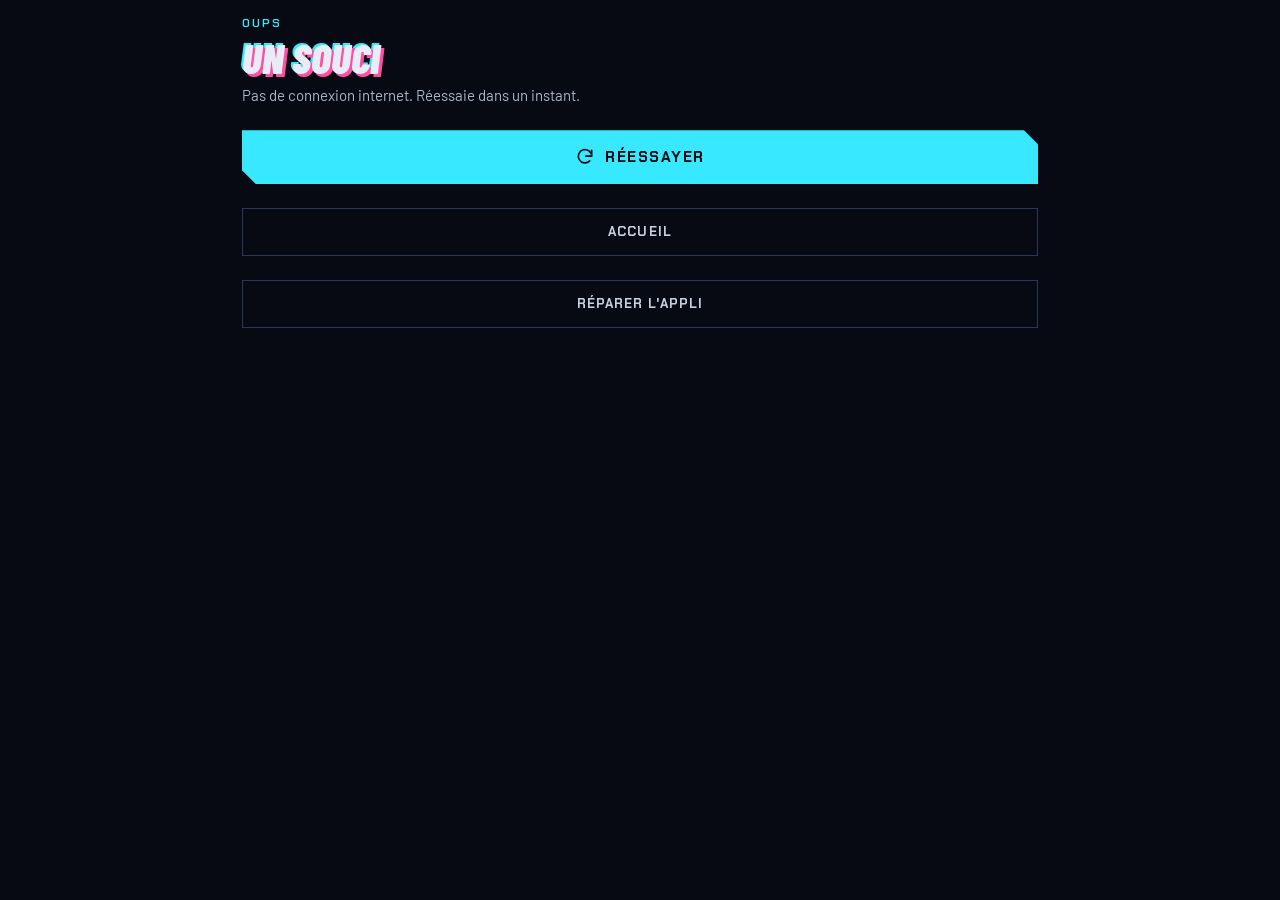
<file: index.html>
<!doctype html>
<html lang="fr">
<head>
<meta charset="utf-8">
<meta name="viewport" content="width=device-width, initial-scale=1, viewport-fit=cover">
<title>Mode champion · M12</title>
<meta name="description" content="La préparation physique des M12 : les exercices, la séance guidée, mes étoiles, mes badges et le classement.">
<meta name="theme-color" content="#070A12">
<meta name="robots" content="noindex">
<meta name="apple-mobile-web-app-capable" content="yes">
<meta name="mobile-web-app-capable" content="yes">
<meta name="apple-mobile-web-app-status-bar-style" content="black-translucent">
<meta name="apple-mobile-web-app-title" content="Champion">
<link rel="manifest" href="manifest.webmanifest">
<link rel="icon" href="icons/favicon.svg?v=93" type="image/svg+xml">
<link rel="apple-touch-icon" href="icons/apple-touch-icon.png?v=93">
<link rel="preconnect" href="https://fonts.googleapis.com">
<link rel="preconnect" href="https://fonts.gstatic.com" crossorigin>
<!-- polices chargées sans bloquer l'affichage : si Google Fonts traîne, l'appli s'ouvre quand même -->
<link rel="stylesheet" href="https://fonts.googleapis.com/css2?family=Chakra+Petch:wght@500;600;700&family=Barlow+Condensed:ital,wght@0,600;0,800;1,800;1,900&family=Barlow:wght@400;500;600&display=swap" media="print" onload="this.media='all'">
<noscript><link rel="stylesheet" href="https://fonts.googleapis.com/css2?family=Chakra+Petch:wght@500;600;700&family=Barlow+Condensed:ital,wght@0,600;0,800;1,800;1,900&family=Barlow:wght@400;500;600&display=swap"></noscript>
<script>
/* « Réparer l'appli » : ?reset=1 vide la copie de l'appli et les données gardées (on reste connecté si la session est saine),
   ?reset=2 repart de zéro sur cet appareil (il faudra retaper les codes) */
(function () {
  var m = /[?&]reset=(\d)/.exec(location.search);
  if (!m) return;
  window.__mcResetting = true;
  var tasks = [];
  try { if (navigator.serviceWorker) tasks.push(navigator.serviceWorker.getRegistrations().then(function (rs) { return Promise.all(rs.map(function (r) { return r.unregister(); })); })); } catch (e) { }
  try { if (window.caches) tasks.push(caches.keys().then(function (ks) { return Promise.all(ks.map(function (k) { return caches.delete(k); })); })); } catch (e) { }
  function get(k) { try { return JSON.parse(localStorage.getItem(k) || 'null'); } catch (e) { return null; } }
  var kid = get('mc-kid'), adult = get('mc-adult');
  var kidOk = !!(kid && typeof kid.token === 'string' && kid.joueur && kid.joueur.id);
  var adultOk = !!(adult && typeof adult.token === 'string' && (adult.role === 'e' || adult.role === 'f'));
  var keep = m[1] === '2' ? [] : ['mc-recents', 'mc-prefs', 'mc-mute', 'mc-shared', 'mc-guide-vu', 'mc-last'].concat(kidOk ? ['mc-kid', 'mc-kid-seen'] : []).concat(adultOk ? ['mc-adult', 'mc-adult-open'] : []);
  // (v33) les réglages des notifications et ce qui a déjà été lu restent aussi (sauf « Repartir de zéro »)
  function garde(k) { return keep.indexOf(k) >= 0 || (m[1] !== '2' && k.indexOf('mc-notif') === 0); }
  try { Object.keys(localStorage).forEach(function (k) { if (k.indexOf('mc-') === 0 && !garde(k)) localStorage.removeItem(k); }); } catch (e) { }
  // adresse neuve : on est sûr de recevoir la dernière version du site, pas une copie
  function again() { location.replace(location.pathname + '?r=' + Date.now()); }
  Promise.all(tasks).catch(function () { }).then(again);
  setTimeout(again, 3000);
})();
</script>
<style>
/* écran d'ouverture, affiché avant tout le reste (pas d'écran noir) */
html,body{background:#070A12;color:#EAF0FF;margin:0}
.boot{min-height:88vh;display:flex;flex-direction:column;align-items:center;justify-content:center;gap:18px;padding:24px 16px;text-align:center;font-family:system-ui,-apple-system,sans-serif}
.boot b{font:800 italic 44px/.9 'Barlow Condensed',system-ui,sans-serif;letter-spacing:.01em;text-transform:uppercase}
.boot b span{color:#38E8FF}
.boot .dots{display:flex;gap:10px}
.boot .dots i{width:10px;height:10px;background:#38E8FF;transform:rotate(45deg);animation:bootb 1s infinite}
.boot .dots i:nth-child(2){animation-delay:.15s}.boot .dots i:nth-child(3){animation-delay:.3s}
@keyframes bootb{50%{opacity:.2}}
.boot p{margin:0;max-width:340px;color:#AEB9D6;font-size:15px;line-height:1.45}
.boot .bb{display:flex;flex-direction:column;gap:10px;width:100%;max-width:320px}
.boot button{min-height:52px;border:0;border-radius:0;font:700 16px/1 system-ui,-apple-system,sans-serif;letter-spacing:.04em;text-transform:uppercase;background:#38E8FF;color:#070A12;cursor:pointer}
.boot button.g{background:transparent;color:#EAF0FF;border:1px solid #34405F}
.boot button small{display:block;margin-top:5px;font:500 12px/1.2 system-ui,-apple-system,sans-serif;letter-spacing:0;text-transform:none;color:#AEB9D6}
.boot code{font-size:12px;color:#7D89A8;word-break:break-all}
</style>
<link rel="stylesheet" href="css/style.css?v=93">
</head>
<body>
<div class="offline" id="offline" hidden>Pas de connexion internet</div>
<div id="app" aria-live="polite"><div class="boot" id="boot" role="status"><b>Mode<br><span>champion</span></b><div class="dots" aria-hidden="true"><i></i><i></i><i></i></div><p id="bootmsg">Chargement…</p><div class="bb" id="bootbtns" hidden><button type="button" onclick="location.reload()">Réessayer</button><button type="button" class="g" onclick="location.replace(location.pathname+'?reset=1')">Réparer l'appli</button><button type="button" class="g" onclick="location.replace(location.pathname+'?reset=2')">Repartir de zéro<small>il faudra retaper les codes</small></button></div></div></div>
<script>
/* si l'appli ne démarre pas (réseau qui bloque, fichier qui manque, erreur), on le dit au lieu d'un écran vide */
(function () {
  var BOOT = document.getElementById('app').innerHTML, fileFail = false;
  function show(txt, detail) {
    if (window.__mcStarted) return;
    var m = document.getElementById('bootmsg'), b = document.getElementById('bootbtns'), app = document.getElementById('app');
    if ((!m || !b) && app) { app.innerHTML = BOOT; m = document.getElementById('bootmsg'); b = document.getElementById('bootbtns'); }
    if (!m || !b) return;
    m.innerHTML = txt + (detail ? '<br><code>' + String(detail).replace(/[<>&]/g, '') + '</code>' : '');
    b.hidden = false;
  }
  window.__mcBootFail = show;
  window.addEventListener('error', function (e) {
    if (window.__mcStarted || window.__mcResetting) return;
    var t = e.target;
    if (t && t !== window && t.tagName) {
      var u = t.src || t.href || '';
      if ((t.tagName !== 'SCRIPT' && t.tagName !== 'LINK') || u.indexOf(location.origin) !== 0) return;   // les polices Google, une image… ne bloquent pas l'appli
      fileFail = true;
      show('Un fichier de l\'appli n\'a pas pu être chargé. Vérifie la connexion internet, puis réessaie.', u.split('/').pop());
    } else if (!fileFail) show('L\'appli n\'a pas pu démarrer.', (e.message || '') + ' ' + ((e.filename || '').split('/').pop() || '') + (e.lineno ? ':' + e.lineno : ''));
  }, true);
  setTimeout(function () { if (!fileFail) show('C\'est long… La connexion internet est peut-être lente ou bloquée (certains Wi-Fi d\'entreprise ou d\'école bloquent l\'appli). Essaie en 4G, ou réessaie.'); }, 9000);
})();
</script>
<nav class="nav" id="nav" aria-label="Navigation principale" hidden></nav>
<div class="toast" id="toast" role="status" aria-live="polite"></div>
<noscript><p style="padding:20px;color:#fff">Ce site a besoin de JavaScript.</p></noscript>
<script src="js/config.js?v=93"></script>
<script src="js/content.js?v=93"></script>
<script src="js/postes-data.js?v=93"></script>
<script src="js/fiches.js?v=93"></script>
<script src="js/core.js?v=93"></script>
<script src="js/logic.js?v=93"></script>
<script src="js/missions.js?v=93"></script>
<script src="js/competences.js?v=93"></script>
<script src="js/notifs.js?v=93"></script>
<script src="js/skills-icones.js?v=93"></script>
<script src="js/compos.js?v=93"></script>
<script src="js/demo.js?v=93"></script>
<script src="js/api.js?v=93"></script>
<script src="js/ui.js?v=93"></script>
<script src="js/anims.js?v=93"></script>
<script src="js/app.js?v=93"></script>
<script src="js/routine.js?v=93"></script>
<script src="js/suivi.js?v=93"></script>
<script src="js/v-login.js?v=93"></script>
<script src="js/v-kid.js?v=93"></script>
<script src="js/v-seance.js?v=93"></script>
<script src="js/v-profil.js?v=93"></script>
<script src="js/v-equipe.js?v=93"></script>
<script src="js/v-bilan.js?v=93"></script>
<script src="js/v-guide.js?v=93"></script>
<script src="js/v-adult.js?v=93"></script>
<script src="js/v-mission.js?v=93"></script>
<script src="js/v-missions.js?v=93"></script>
<script src="js/v-booster.js?v=93"></script>
<script src="js/v-compos.js?v=93"></script>
<script src="js/v-educ.js?v=93"></script>
<script src="js/mpostes.js?v=93"></script>
<script src="js/v-mpostes.js?v=93"></script>
<script src="js/bravos.js?v=93"></script>
<script src="js/v-notifs.js?v=93"></script>
<script src="js/alertes.js?v=93"></script>
<script src="js/accueil.js?v=93"></script>
<script src="js/nouveautes.js?v=93"></script>
<script>if (!window.__mcResetting) MC.app.start();</script>
</body>
</html>
</file>
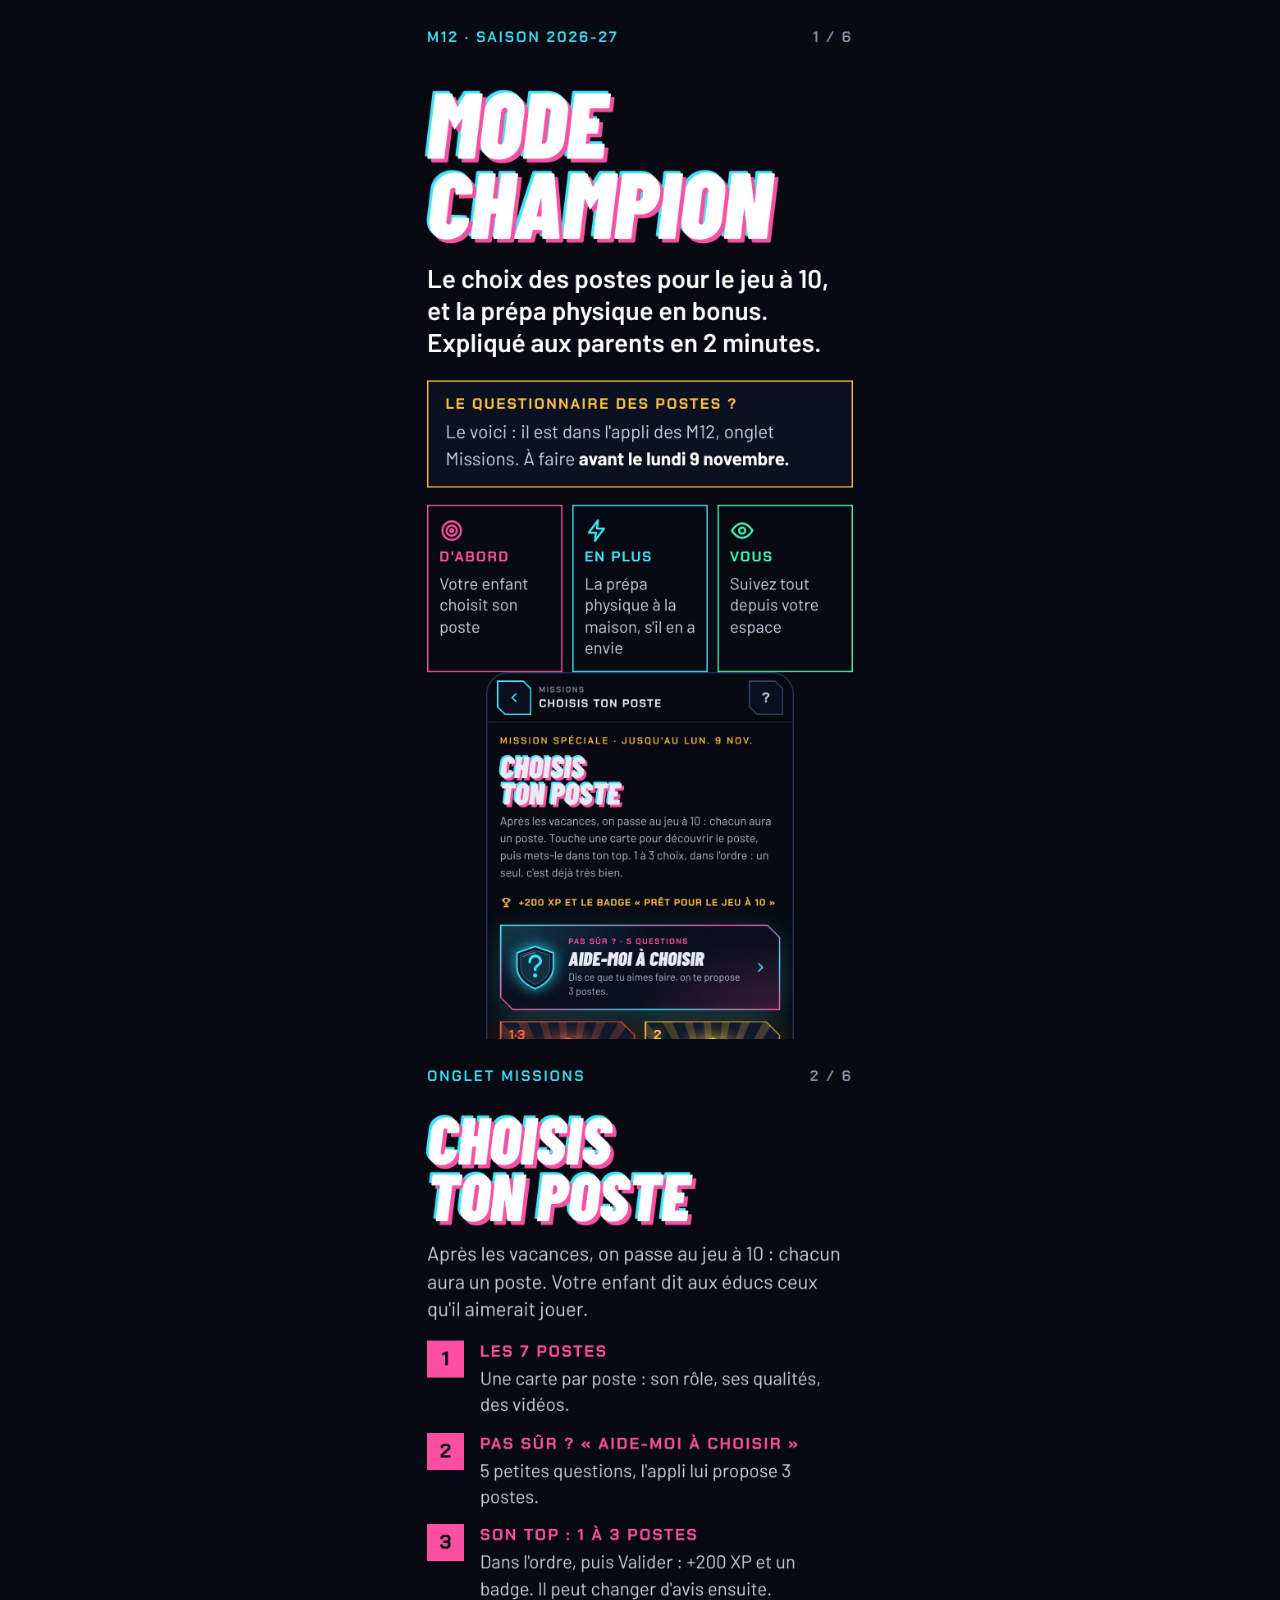
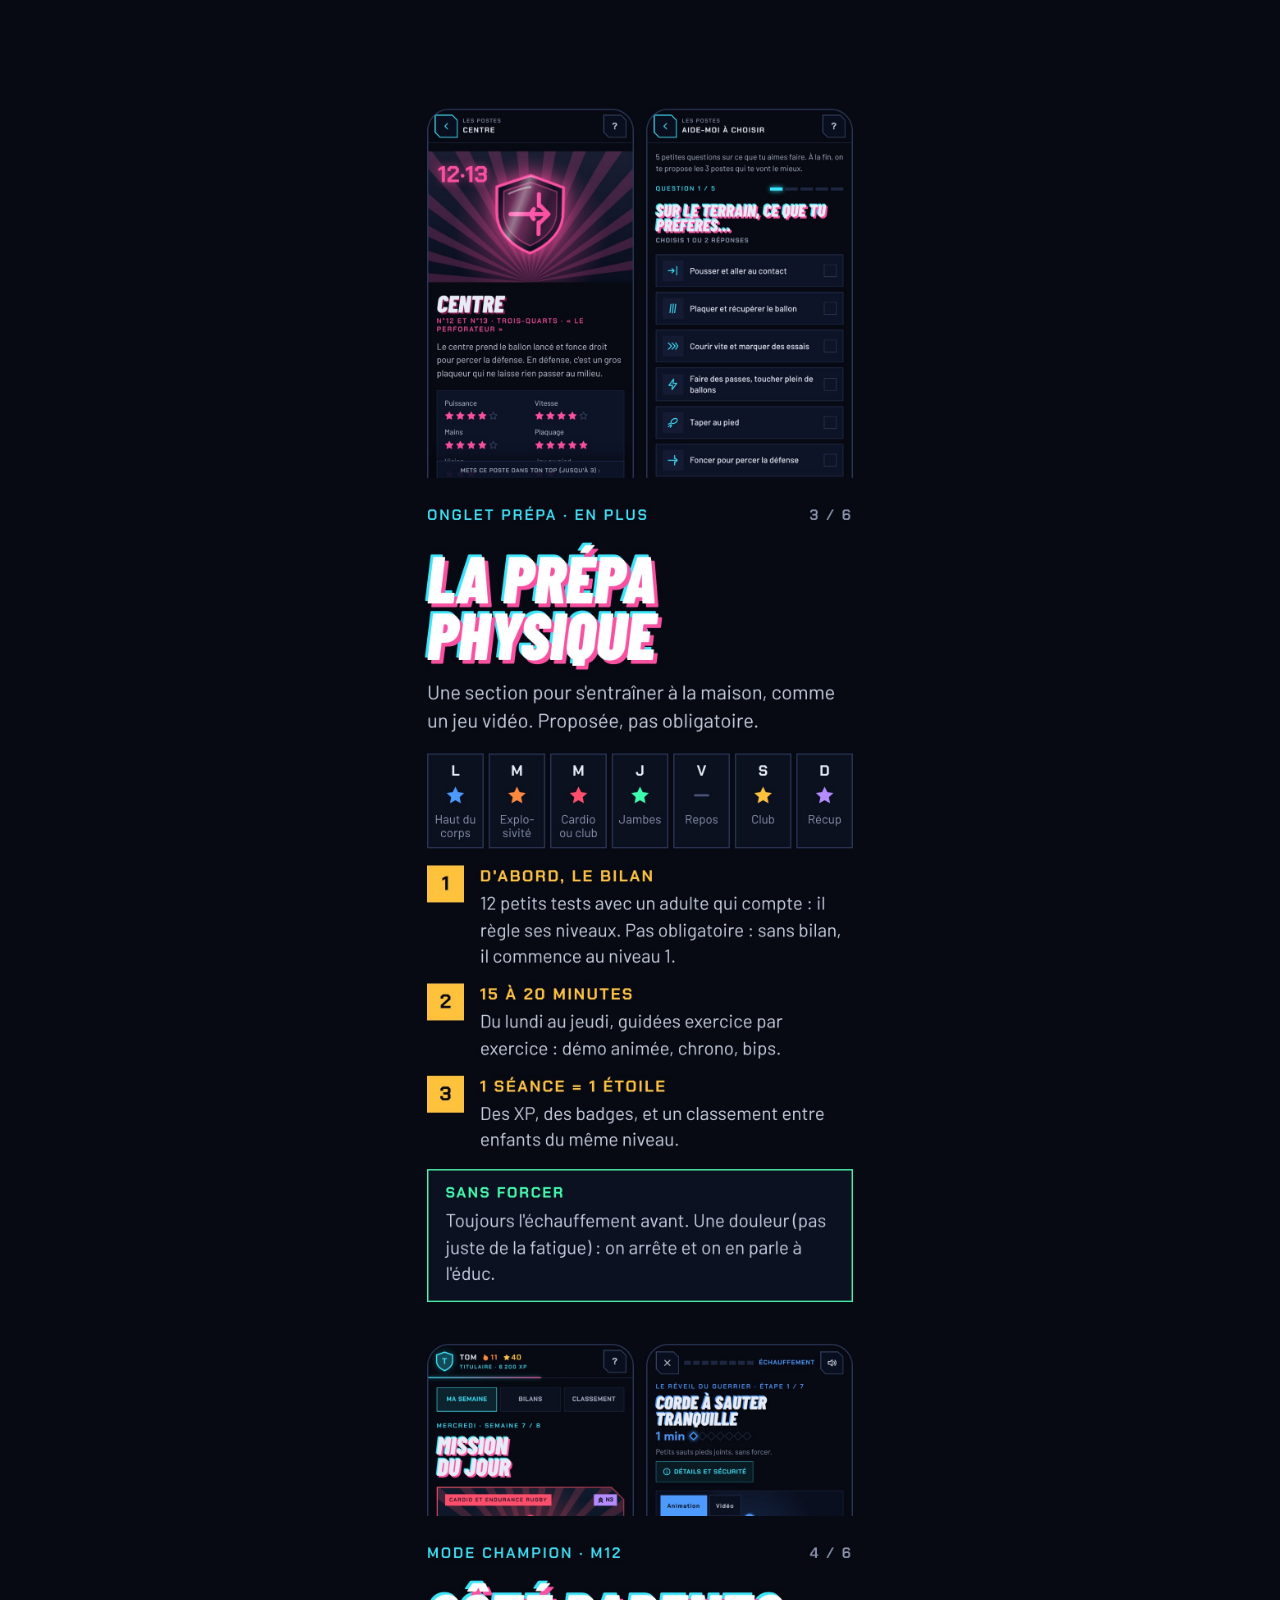
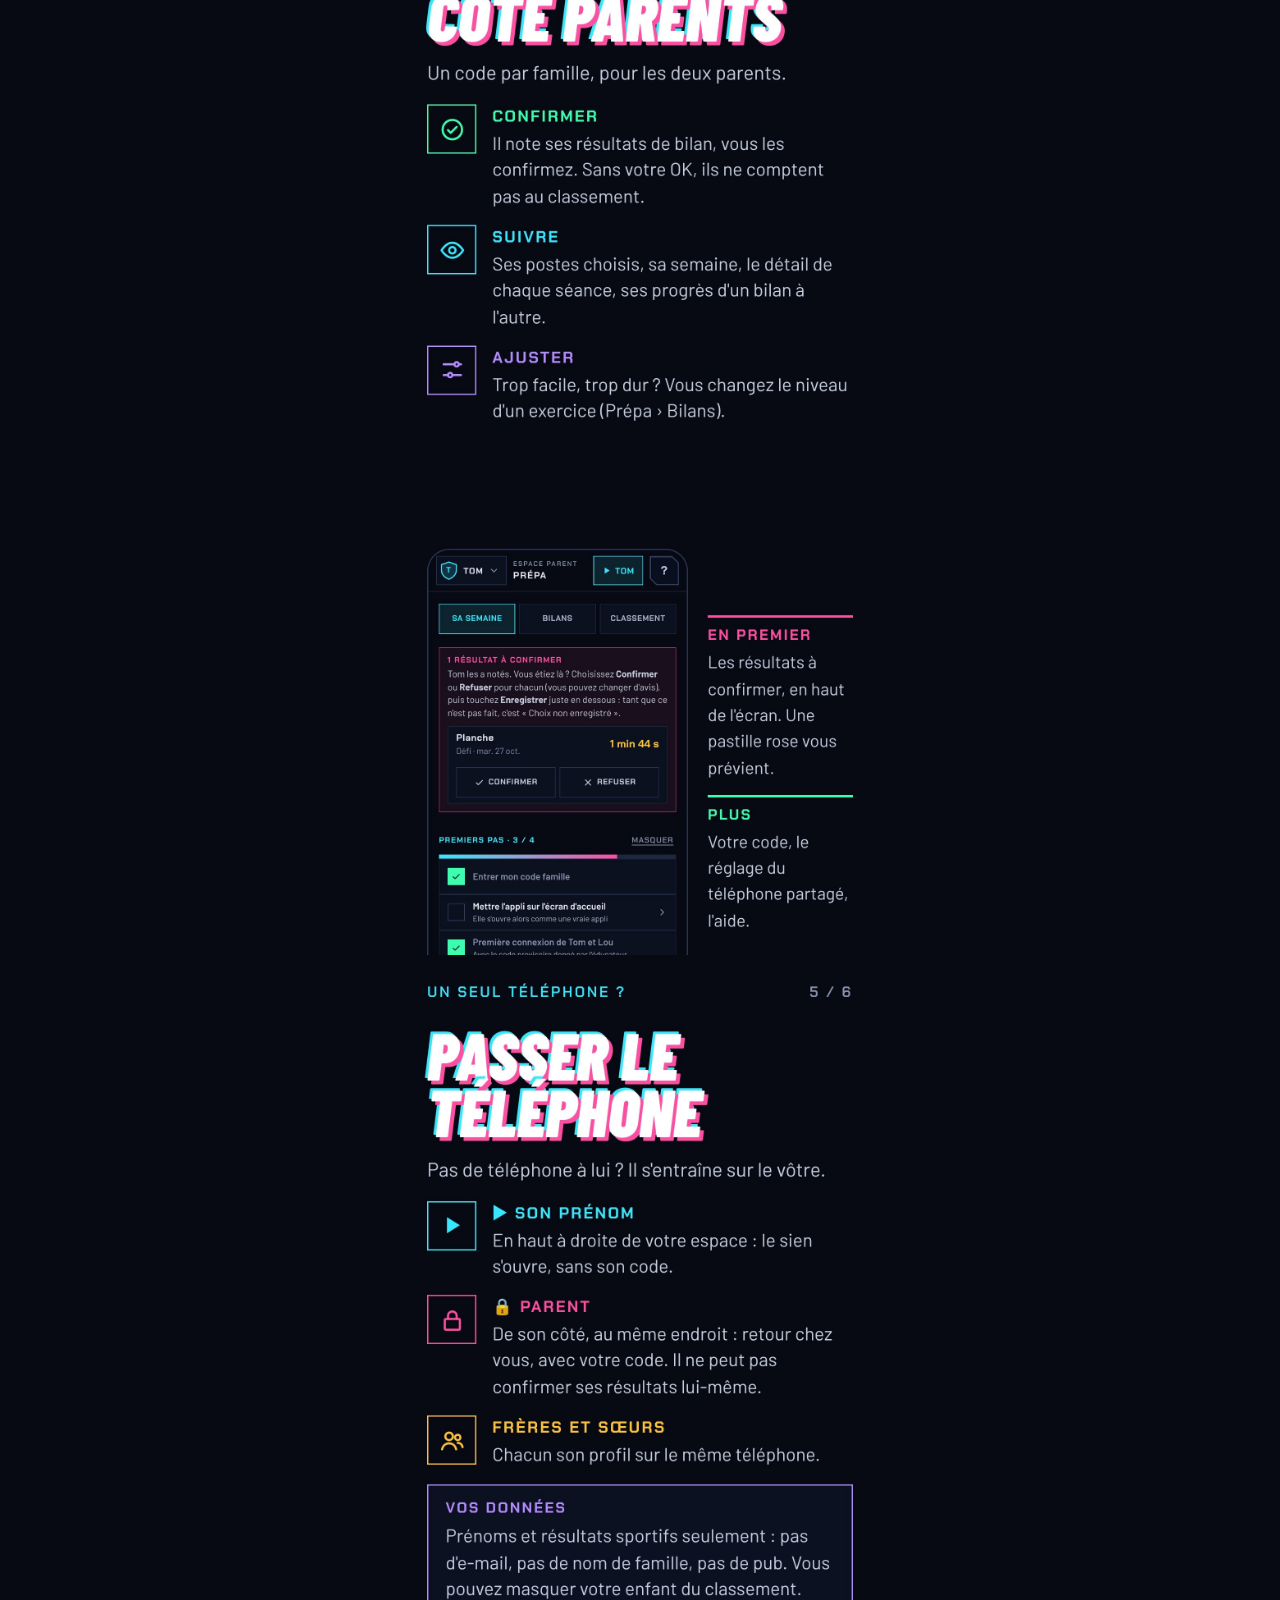
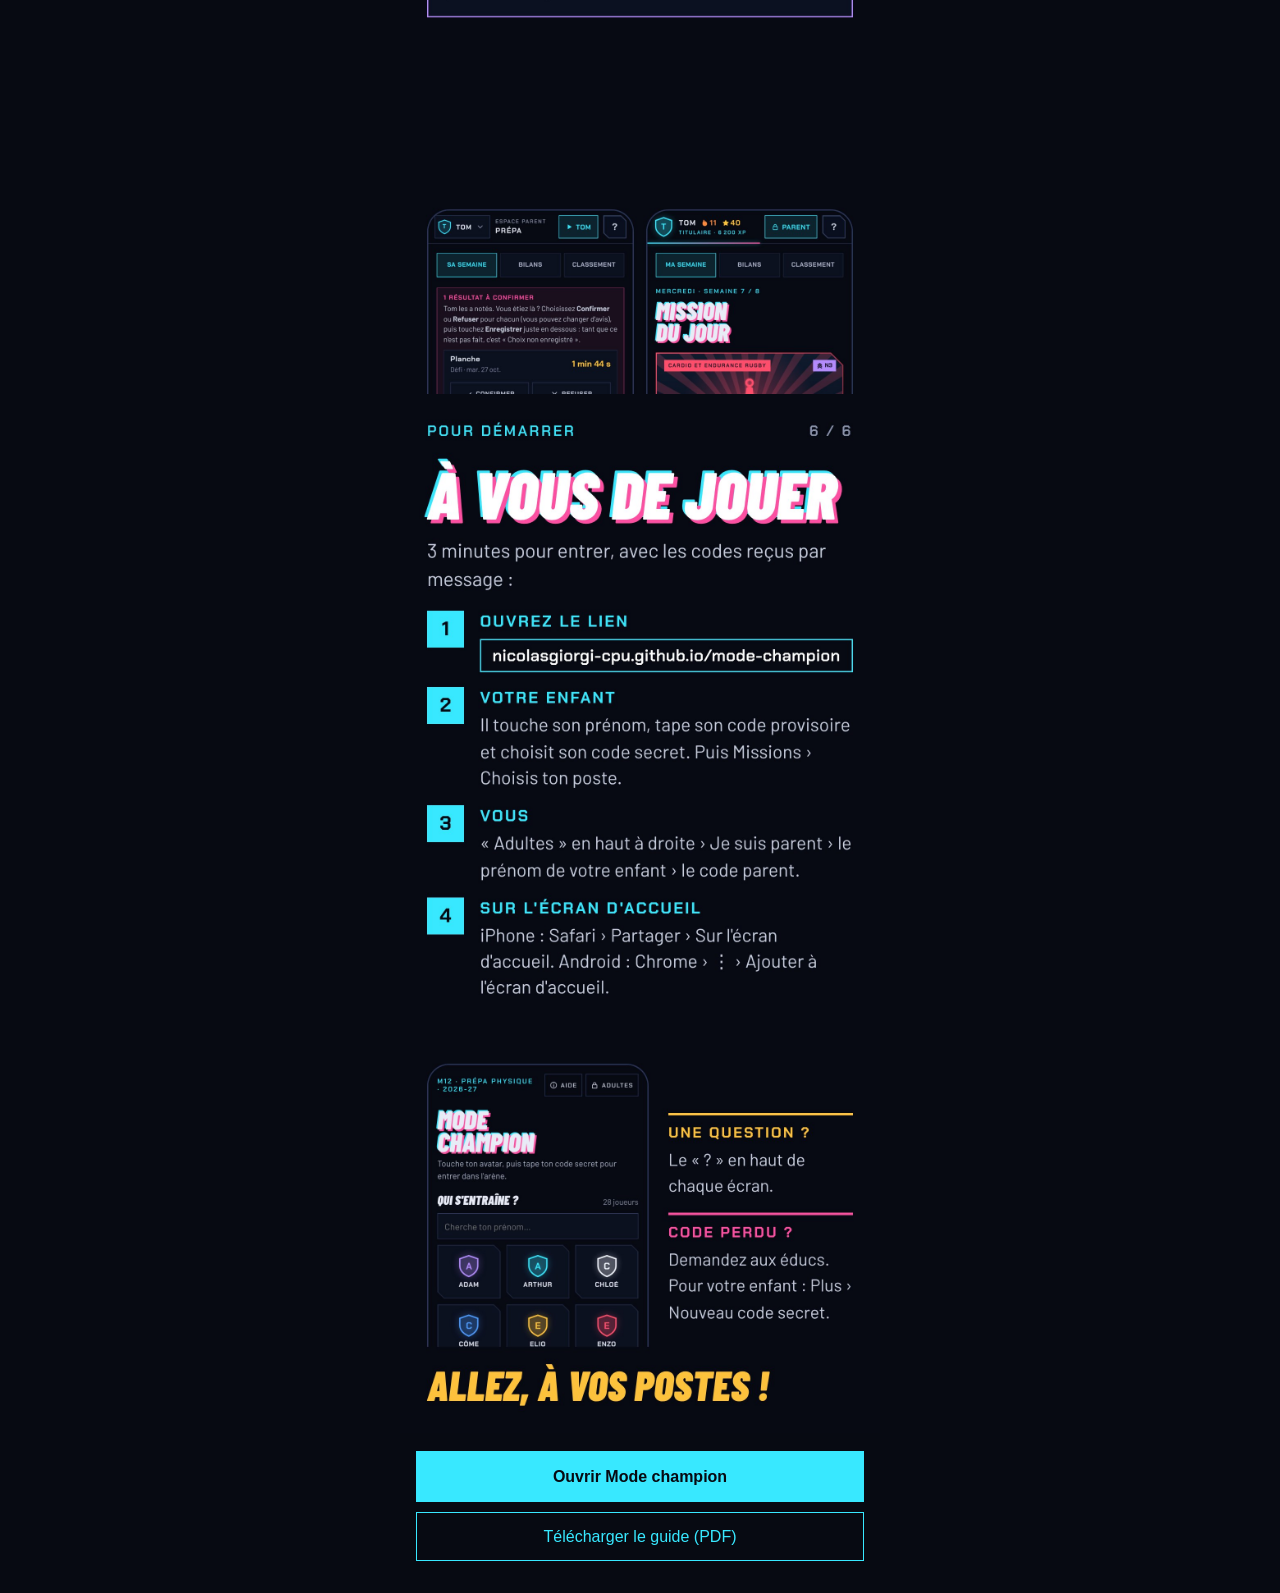
<file: guide-parents/index.html>
<!doctype html>
<html lang="fr">
<head>
<meta charset="utf-8">
<meta name="viewport" content="width=device-width, initial-scale=1">
<title>Mode champion en 2 minutes · parents</title>
<meta name="description" content="Le choix des postes pour le jeu à 10 et la prépa physique des M12, expliqués aux parents en 2 minutes.">
<meta property="og:title" content="Mode champion en 2 minutes · parents">
<meta property="og:description" content="Le choix des postes pour le jeu à 10 et la prépa physique des M12, expliqués aux parents en 2 minutes.">
<meta property="og:image" content="https://nicolasgiorgi-cpu.github.io/mode-champion/guide-parents/1.jpg">
<meta property="og:type" content="website">
<meta name="theme-color" content="#070A12">
<link rel="icon" href="../icons/icon-192.png">
<style>
  :root { color-scheme: dark; }
  * { box-sizing: border-box; }
  body { margin: 0; background: #070A12; color: #E8ECF7; font: 16px/1.45 -apple-system, BlinkMacSystemFont, "Segoe UI", Roboto, sans-serif; }
  main { max-width: 480px; margin: 0 auto; padding: 0 0 32px; }
  img { display: block; width: 100%; height: auto; }
  .bar { display: flex; flex-direction: column; gap: 10px; padding: 18px 16px 0; }
  a.btn { display: block; text-align: center; padding: 14px 16px; font-weight: 700; text-decoration: none; color: #070A12; background: #38E8FF; }
  a.btn2 { display: block; text-align: center; padding: 12px 16px; text-decoration: none; color: #38E8FF; border: 1.5px solid #38E8FF; }
</style>
</head>
<body>
<main>
  <img src="1.jpg" alt="Mode champion : le choix des postes pour le jeu à 10 et la prépa physique en bonus, expliqués aux parents en 2 minutes.">
  <img src="2.jpg" alt="Choisis ton poste : les 7 postes, le test Aide-moi à choisir, son top de 1 à 3 postes." loading="lazy">
  <img src="3.jpg" alt="La prépa physique, en plus : d'abord le bilan (pas obligatoire), 4 séances de 15 à 20 minutes, 1 séance = 1 étoile." loading="lazy">
  <img src="4.jpg" alt="Côté parents : confirmer ses résultats, suivre, ajuster ses niveaux." loading="lazy">
  <img src="5.jpg" alt="Passer le téléphone : le bouton avec son prénom, puis Parent pour revenir." loading="lazy">
  <img src="6.jpg" alt="Pour démarrer : le lien, le code de l'enfant, le code parent, l'écran d'accueil." loading="lazy">
  <div class="bar">
    <a class="btn" href="../">Ouvrir Mode champion</a>
    <a class="btn2" href="mode-champion-guide-parents.pdf" download>Télécharger le guide (PDF)</a>
  </div>
</main>
</body>
</html>
</file>
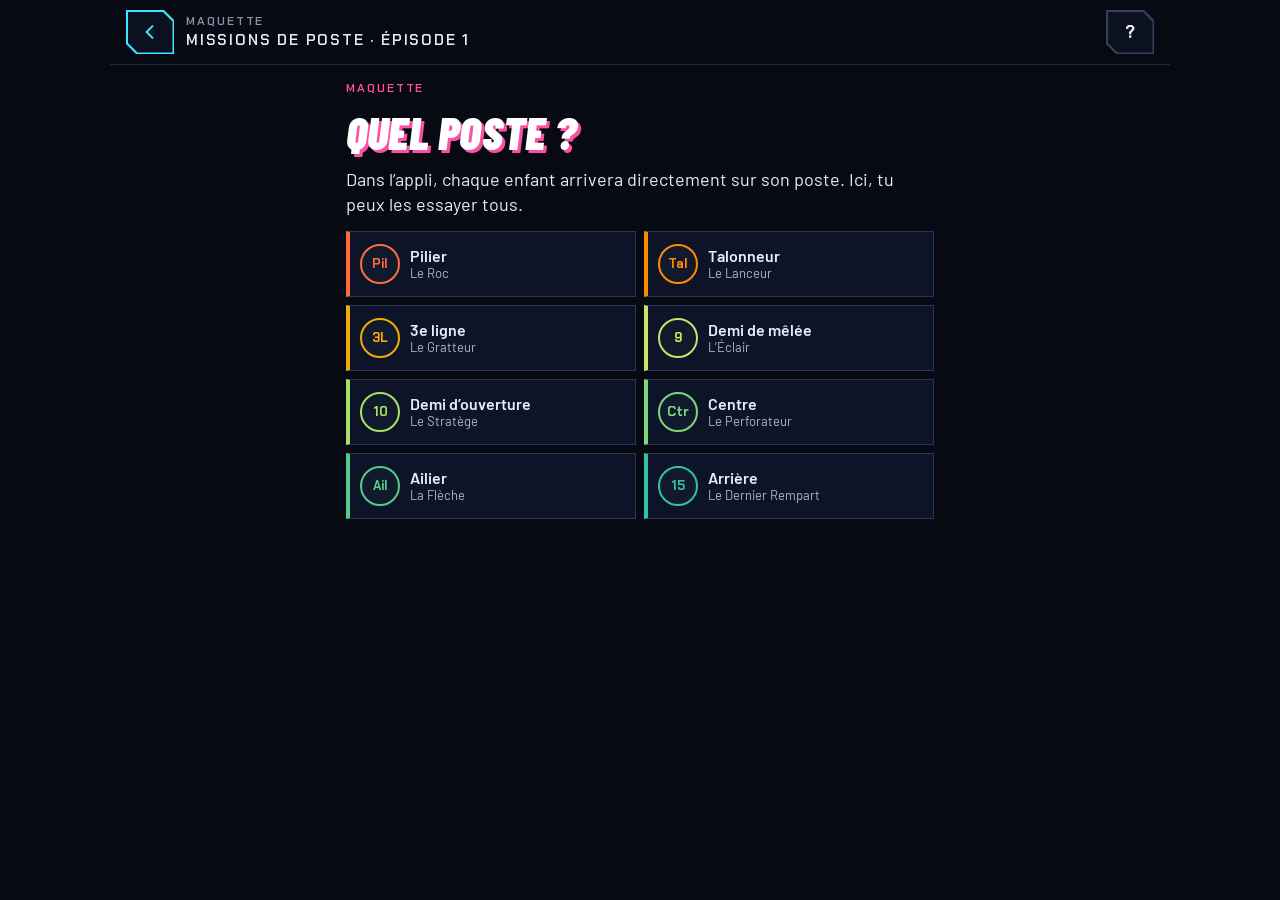
<file: missions-postes/index.html>
<!DOCTYPE html>
<!-- Mode champion · M12 — Missions de poste, épisode 1 « Dans le jeu » (v92)
     Page autonome reprise de la maquette jouable validée par Nicolas (20/11/2026) : 8 postes, 4 situations chacun,
     variante de la situation 4, bulles de parole, vignettes « Sur le terrain ». Toutes les données sont dans l'objet POSTS ;
     le crochet de test est window.MQ.
     - Dans l'appli (?educ=1, dans une iframe de l'espace éduc, essai : les enfants ne la voient pas encore) : choix du poste,
       menu « ? » et « Mon avis » sur chaque situation et sur la fin ; l'avis part par l'appli, avec la session de l'éduc
       (postMessage, même site seulement). Retour sur le choix du poste, ou « Missions » à la fin : l'appli reprend la main.
     - ?p=pil&s=2&alt=1 : ouvrir directement une situation (s = 1 à 4 ; 0 = la fin de l'épisode ; alt=1 : la variante).
     - Aucun prénom d'enfant ici (dépôt public) : celui de l'appli (?prenom= ou message « init »), sinon « Champion ».
     Contenu (vocabulaire du club, règles de placement, réponses des QCM) : ne rien changer sans Nicolas. -->
<html lang="fr">
<head>
<meta charset="utf-8">
<meta name="robots" content="noindex">
<meta name="viewport" content="width=device-width, initial-scale=1">
<title>Missions de poste · épisode 1</title>
<link rel="preconnect" href="https://fonts.googleapis.com">
<link rel="preconnect" href="https://fonts.gstatic.com" crossorigin>
<link href="https://fonts.googleapis.com/css2?family=Barlow+Condensed:ital,wght@1,800;1,900&family=Barlow:wght@400;500;600;700&family=Chakra+Petch:wght@500;600;700&display=swap" rel="stylesheet">
<style>
:root{
  /* Un seul thème, celui de l'appli : sombre. Téléphone d'abord, une colonne ; iPad paysage : terrain à gauche, texte à droite. */
  color-scheme:dark;
  --bg:#070A12; --p1:#0A0F1F; --p2:#0C1120; --p3:#0E1428;
  --l1:#1E2740; --l2:#2A3557; --l3:#34405F;
  --ink:#E8ECF7; --ink2:#C7CEDF; --ink3:#AEB6CC; --dim:#8A93AD;
  --cyan:#38E8FF; --rose:#FF4FA3; --gold:#FFC23D; --green:#3DFFB0; --violet:#B48CFF; --orange:#FF8A3D; --red:#FF4F6D; --blue:#4D9BFF;
  --poste:#F2AA06; --pitch:#0B231E;
  --ft:'Barlow Condensed','Arial Narrow','Helvetica Neue',Arial,sans-serif;
  --fh:'Chakra Petch','Trebuchet MS',Verdana,sans-serif;
  --fb:'Barlow',-apple-system,BlinkMacSystemFont,'Segoe UI',Roboto,Arial,sans-serif;
  --bev:polygon(0 0,calc(100% - 14px) 0,100% 14px,100% 100%,14px 100%,0 calc(100% - 14px));
  --bevs:polygon(0 0,calc(100% - 10px) 0,100% 10px,100% 100%,10px 100%,0 calc(100% - 10px));
}
*{box-sizing:border-box}
html,body{margin:0;height:100%}
body{background:var(--bg);color:var(--ink);font:400 16px/1.42 var(--fb);-webkit-text-size-adjust:100%;touch-action:manipulation;overflow-x:hidden}
button{font:inherit;color:inherit;cursor:pointer;-webkit-tap-highlight-color:transparent;text-align:inherit}
p,h1,h2,ol{margin:0;padding:0}
ol{list-style:none}
:focus-visible{outline:2px solid var(--cyan);outline-offset:2px}
[hidden]{display:none!important}
.app{max-width:520px;margin:0 auto;min-height:100%;display:flex;flex-direction:column}

/* Barre du haut : Retour à gauche, aide à droite, fond uni */
.top{position:sticky;top:0;z-index:6;display:flex;align-items:center;gap:12px;padding:10px 16px;background:var(--bg);border-bottom:1px solid var(--l1)}
.bv{position:relative;flex:none;width:48px;height:44px;border:0;padding:0;background:var(--b,var(--cyan));clip-path:var(--bevs);display:grid;place-items:center}
.bv::before{content:"";position:absolute;inset:1.5px;background:var(--p2);clip-path:var(--bevs)}
.bv>*{position:relative}
.bv svg{width:20px;height:20px;fill:none;stroke:var(--b,var(--cyan));stroke-width:2.4;stroke-linecap:round;stroke-linejoin:round}
.bv.hp{--b:var(--l3);font:700 18px var(--fh);color:var(--ink)}
.tt{flex:1;min-width:0;display:flex;flex-direction:column;gap:1px}
.k{font:600 12px/1.3 var(--fh);letter-spacing:.16em;text-transform:uppercase;color:var(--dim)}
.tt b{font:600 15px/1.25 var(--fh);letter-spacing:.12em;text-transform:uppercase;color:var(--ink);white-space:nowrap;overflow:hidden;text-overflow:ellipsis}

.scr{flex:1;padding:16px 16px 20px;display:flex;flex-direction:column;gap:14px}
.h1,.h2,.q{text-wrap:balance}
.h1{font:italic 900 46px/.92 var(--ft);text-transform:uppercase;color:#fff;text-shadow:3px 3px 0 var(--rose);letter-spacing:.005em}
.h2{font:italic 800 26px/1 var(--ft);text-transform:uppercase;color:#fff;margin-top:6px}
.rose{color:var(--rose)}

/* Boutons */
.pri{display:flex;align-items:center;justify-content:center;gap:10px;width:100%;min-height:56px;padding:8px 18px;border:0;background:var(--cyan);color:#04222A;font:700 17px/1.1 var(--fh);letter-spacing:.14em;text-transform:uppercase;text-align:center;clip-path:var(--bev)}
.pri[disabled]{background:var(--l1);color:var(--dim);cursor:default}
.pri svg{width:16px;height:16px;fill:currentColor}
.sec{display:flex;align-items:center;justify-content:center;gap:8px;min-height:56px;padding:8px 14px;border:1.5px solid var(--cyan);background:transparent;color:var(--cyan);font:700 15px/1.1 var(--fh);letter-spacing:.12em;text-transform:uppercase;text-align:center}
.sec svg{width:18px;height:18px;fill:none;stroke:currentColor;stroke-width:2.2;stroke-linecap:round;stroke-linejoin:round}
.cta{position:sticky;bottom:0;z-index:5;padding:12px 16px 16px;background:var(--bg);border-top:1px solid var(--l1)}
.row{display:flex;gap:10px}
.row .sec{flex:0 0 40%}
.row .pri{flex:1}

/* Accroche */
.hero{display:flex;align-items:center;gap:14px}
.emb{flex:none;width:84px;height:84px;background:var(--poste);clip-path:var(--bev);position:relative;display:grid;place-items:center}
.emb::before{content:"";position:absolute;inset:2px;background:#0E1428;clip-path:var(--bev)}
.emb svg{position:relative;width:60px;height:60px}
.pp{display:inline-block;margin-top:10px;padding:3px 10px;background:var(--poste);color:#2A1D00;font:700 13px/1.4 var(--fh);letter-spacing:.14em;text-transform:uppercase}
.job{font-size:18px;line-height:1.38;color:var(--ink)}
.stats{display:grid;grid-template-columns:.8fr 1.1fr 1.25fr;gap:8px}
.stat .k{letter-spacing:.09em;white-space:nowrap}
.stat{border:1px solid var(--l2);background:var(--p3);padding:10px 12px 9px}
.stat b{display:block;font:700 26px/1.1 var(--fh);color:var(--ink)}
.stat.g{border-color:#7A5F1C}.stat.g b{color:var(--gold)}
.mi{border:1px solid var(--l2);border-left:4px solid var(--c);background:var(--p3);padding:12px 14px 13px}
.mi .k{color:var(--c)}
.mi b{display:block;font:600 20px/1.25 var(--fb);margin:3px 0 3px}
.mi p:last-child{color:var(--ink2)}
.mi.def{--c:var(--blue)}.mi.att{--c:var(--green)}
.par{position:relative;display:flex;flex-direction:column;gap:14px;padding:4px 0 2px}
.par::before{content:"";position:absolute;left:13px;top:14px;bottom:14px;width:2px;background:var(--l2)}
.par li{position:relative;display:flex;align-items:center;gap:14px;min-height:36px}
.dm{flex:none;width:28px;height:28px;display:grid;place-items:center;background:var(--l2);color:var(--ink3);font:700 13px var(--fh);transform:rotate(45deg)}
.dm i{font-style:normal;transform:rotate(-45deg)}
.par li.on .dm{background:var(--rose);color:#2B0618}
.par li div{display:flex;flex-direction:column}
.par li b{font:600 17px/1.25 var(--fb)}
.par li span{font-size:14px;color:var(--dim)}
.par li.on span{color:var(--rose)}

/* Écran de jeu */
.play{flex:1;padding:12px 16px 18px;display:grid;grid-template-columns:minmax(0,1fr);grid-auto-rows:max-content;gap:10px;align-content:start}
.prog{display:flex;gap:6px}
.prog i{flex:1;height:5px;background:var(--l2)}
.prog i.cur{background:var(--rose)}
.prog i.ok{background:var(--gold)}
.prog i.done{background:var(--dim)}
.tag{margin-top:8px;color:var(--c)}
.tag.def{--c:var(--blue)}.tag.att{--c:var(--green)}
.ctx{font-size:17px;line-height:1.35;color:var(--ink)}
.q{font:700 21px/1.2 var(--fb);color:#fff;margin-top:3px}
.pl-q{min-height:78px}
.brief{display:flex;align-items:center;width:100%;min-height:min(54vh,430px);padding:10px 0 30px;border:0;background:none}
.brief .bt{display:flex;flex-direction:column;gap:18px}
.brief .ctx{font:500 25px/1.3 var(--fb);color:var(--ink)}
.brief .q{font:700 38px/1.08 var(--fb);color:#fff;margin:0}
.play.enter .hint,.play.enter .stage,.play.enter .chs{animation:rise .5s .22s both}
@keyframes rise{from{opacity:0;transform:translateY(18px)}to{opacity:1;transform:none}}
.hint{min-height:44px;display:flex;align-items:center;gap:10px;font:600 18px/1.25 var(--fb);color:var(--ink)}
.hint .tp{flex:none;width:26px;height:26px;fill:none;stroke:var(--cyan);stroke-width:1.8;color:var(--cyan)}
.lg{display:flex;align-items:center;gap:6px;white-space:nowrap;color:var(--ink3)}
.lg i{display:inline-block;width:12px;height:12px;border-radius:50%;border:2px solid var(--poste)}
.lg em{font:700 15px var(--fh);font-style:normal;color:var(--red);margin-left:6px}
.tabs{display:flex;gap:8px}
.tab{flex:1;min-height:44px;padding:4px 8px;border:1px solid var(--l2);background:var(--p3);color:var(--ink3);font:600 13px/1.15 var(--fh);letter-spacing:.1em;text-transform:uppercase;text-align:center}
.tab[aria-pressed="true"]{border-color:var(--cyan);color:var(--cyan);background:#0B1D2B}
.tab[disabled]{opacity:.45;cursor:default}
.pass{position:absolute;left:6px;top:6px;display:flex;align-items:center;gap:6px;padding:3px 7px 3px 3px;background:rgba(7,10,18,.86);border:1px solid var(--l2);font:600 12px/1.3 var(--fh);letter-spacing:.05em;text-transform:uppercase;color:var(--ink)}
.pass b{display:inline-grid;place-items:center;width:20px;height:20px;background:var(--cyan);color:#06121F;font:700 12px var(--fh);letter-spacing:0}
.pass:not(:has(b)){padding-left:9px}
.tab b{display:inline-grid;place-items:center;width:20px;height:20px;margin-right:8px;background:var(--l3);color:var(--ink);font:700 12px var(--fh);letter-spacing:0;vertical-align:1px}
.tab[aria-pressed="true"] b{background:var(--cyan);color:#06121F}
.pri.wt{position:relative;overflow:hidden}
.pri.wt i{position:absolute;left:0;bottom:0;height:5px;width:100%;background:var(--cyan);transform-origin:0 50%;animation:fill linear both}
@keyframes fill{from{transform:scaleX(0)}to{transform:scaleX(1)}}
.stage{position:relative;width:100%;aspect-ratio:100/90;background:var(--pitch);border:1px solid var(--l2);overflow:hidden}
.stage.zm{aspect-ratio:100/70}
.stage svg{position:absolute;inset:0;width:100%;height:100%;display:block}
.lb{font-family:var(--fh);font-weight:700}
.tv.ask{cursor:pointer}
.en .in{transform-box:fill-box;transform-origin:center;transition:transform .2s,opacity .2s}
.en.gr .in{transform:scale(1,.58);opacity:.62}
.toi,.toi *{touch-action:none}
.toi{cursor:grab}
.halo{transform-box:fill-box;transform-origin:center;opacity:0}
.tv.ask .halo{animation:halo 1.5s ease-out infinite}
@keyframes halo{0%{transform:scale(.75);opacity:.95}100%{transform:scale(1.5);opacity:0}}
.zone{transition:opacity .35s}
.vcap{position:absolute;left:8px;right:8px;bottom:8px;display:flex;align-items:center;gap:10px;padding:7px 10px;background:rgba(7,10,18,.9);border:1px solid var(--l2);font:500 15px/1.25 var(--fb);color:var(--ink)}
.vcap b{flex:none;width:24px;height:24px;display:grid;place-items:center;background:var(--poste);color:#2A1D00;font:700 13px var(--fh)}
.vleg{position:absolute;left:8px;top:8px;display:flex;gap:10px;padding:4px 8px;background:rgba(7,10,18,.82);font:600 12px/1.3 var(--fh);letter-spacing:.06em;color:var(--ink2)}
.vleg i{display:inline-block;width:9px;height:9px;border-radius:50%;margin-right:5px;background:var(--c)}

.vd{min-height:82px;display:flex;flex-direction:column;gap:6px}
.vd .l1{display:flex;align-items:center;gap:10px;flex-wrap:wrap}
.chip{padding:4px 10px;font:700 13px/1.3 var(--fh);letter-spacing:.14em;text-transform:uppercase;background:var(--c);color:var(--t)}
.vd.ok{--c:var(--green);--t:#04261B}.vd.near{--c:var(--gold);--t:#2A1D00}.vd.no{--c:var(--red);--t:#2B0610}
.xp{font:700 14px var(--fh);letter-spacing:.08em;color:var(--gold)}
.vd p{font-size:16px;line-height:1.38;color:var(--ink)}
.vd .fbk{color:var(--c);font-weight:700}
.sph{display:flex;align-items:center;gap:8px;margin:6px 0 0;font-size:14px;color:var(--ink3)}
.sph i{flex:none;width:18px;height:13px;background:#F4F6FC;border-radius:5px;position:relative}
.sph i::after{content:"";position:absolute;left:4px;bottom:-4px;border:4px solid transparent;border-top-color:#F4F6FC;border-bottom:0}
.q3{border:1px solid var(--l2);border-left:4px solid var(--c);background:var(--p3);padding:10px 12px 12px}
.q3.def{--c:var(--blue)}.q3.att{--c:var(--green)}
.q3 .k{color:var(--c);margin-bottom:7px}
.q3 ol{display:flex;flex-direction:column;gap:8px}
.q3 li{display:flex;gap:10px;align-items:flex-start}
.q3 li i{flex:none;width:24px;height:24px;display:grid;place-items:center;font:700 12px var(--fh);font-style:normal;background:var(--c);color:#06121F}
.q3 li p{font-size:15px;line-height:1.35;color:var(--ink2)}
.q3 li b{color:var(--ink);font-weight:600}
.q3n{font-size:16px;font-weight:600;color:var(--poste)}
.stars .sc.rj{font-size:15px;color:var(--ink3)}
.les{border:1px solid var(--l2);border-left:4px solid var(--poste);background:var(--p3);padding:10px 14px 12px}
.les .k{color:var(--poste)}
.les p:last-child{margin-top:3px;font-size:16px;color:var(--ink)}
.chs{display:flex;flex-direction:column;gap:8px}
.ch{display:flex;align-items:center;gap:12px;width:100%;min-height:79px;padding:6px 12px 6px 6px;border:1px solid var(--l2);background:var(--p3)}
.ch:active{border-color:var(--cyan)}
.ch .th{flex:none;width:90px;height:65px;background:var(--pitch);border:1px solid var(--l1);display:block}
.ch .th svg{width:100%;height:100%;display:block}
.ch .tx{display:flex;flex-direction:column;min-width:0}
.ch b{font:600 17px/1.25 var(--fb)}
.ch .tx span{font-size:14px;color:var(--ink3)}

/* Fin */
.stars{display:flex;gap:8px;align-items:center}
.stars svg{width:38px;height:38px}
.stars .sc{margin-left:8px;font:700 22px var(--fh);color:var(--gold)}
.rep{display:flex;flex-direction:column;gap:8px}
.rep li{display:flex;gap:12px;align-items:flex-start;border:1px solid var(--l2);background:var(--p3);padding:10px 12px}
.rep li i{flex:none;width:26px;height:26px;display:grid;place-items:center;font:700 13px var(--fh);font-style:normal;background:var(--c);color:#06121F}
.rep li b{color:var(--c);font-weight:600}
.defi{border:1px solid #7A5F1C;background:#141004;padding:12px 14px 14px;display:flex;flex-direction:column;gap:8px}
.defi .k{color:var(--gold)}
.defi b{font:600 19px/1.3 var(--fb)}
.defi p{color:var(--ink2)}
.tog{align-self:flex-start;min-height:44px;padding:6px 14px;border:1.5px solid var(--gold);background:transparent;color:var(--gold);font:700 14px var(--fh);letter-spacing:.12em;text-transform:uppercase}
.tog[aria-pressed="true"]{background:var(--gold);color:#2A1D00}
.pw{display:flex;align-items:center;gap:12px;border:1px solid var(--l2);background:var(--p3);padding:10px 12px}
.pw svg{flex:none;width:44px;height:44px}
.pw div{display:flex;flex-direction:column}
.pw b{font:600 17px/1.25 var(--fb)}
.pw span{font-size:14px;color:var(--ink3)}
.nx{display:flex;align-items:center;gap:12px;border:1px dashed var(--l3);padding:10px 12px;color:var(--ink3)}
.nx svg{flex:none;width:22px;height:22px;fill:none;stroke:var(--dim);stroke-width:2;stroke-linecap:round;stroke-linejoin:round}
.nx b{display:block;color:var(--ink);font-weight:600}

/* Choix du poste (maquette seulement) */
.pg{display:grid;grid-template-columns:1fr 1fr;gap:8px}
.pt{display:flex;align-items:center;gap:10px;min-height:66px;padding:8px 10px;border:1px solid var(--l2);border-left:4px solid var(--c);background:var(--p3)}
.pa{flex:none;width:40px;height:40px;border-radius:50%;display:grid;place-items:center;background:#101A2C;border:2px solid var(--c);color:var(--c);font:700 13px var(--fh)}
.pn{display:flex;flex-direction:column;min-width:0}
.pn b{font:600 16px/1.2 var(--fb)}
.pn span{font-size:13px;line-height:1.25;color:var(--ink3)}
/* Menu de la maquette, message */
.ov{position:fixed;inset:0;z-index:20;background:rgba(3,5,10,.78);display:flex;align-items:flex-end;justify-content:center}
.sheet{width:min(520px,100%);max-height:88vh;overflow:auto;background:var(--p2);border-top:1px solid var(--l3);padding:16px 16px 20px;display:flex;flex-direction:column;gap:8px}
.sheet p{color:var(--ink3);font-size:14px;margin-bottom:4px}
.mn{min-height:48px;padding:6px 14px;border:1px solid var(--l2);background:var(--p3);font:600 16px var(--fb)}
.mn.on{border-color:var(--cyan);color:var(--cyan)}
.toast{position:fixed;left:50%;bottom:92px;transform:translateX(-50%);z-index:30;max-width:calc(100% - 32px);background:var(--l1);border:1px solid var(--l3);padding:10px 14px;font-size:15px;text-align:center}

/* (v92) Essai éducs : une barre sous la barre du haut, « Mon avis » sur chaque situation et sur la fin */
.hdw{position:sticky;top:0;z-index:6}
.hdw>.top{position:relative}
.eb{display:flex;align-items:center;gap:10px;min-height:52px;padding:4px 16px;background:var(--p2);border-bottom:1px solid var(--l1)}
.eb .k{flex:none;color:var(--gold)}
.ebs{flex:1;min-width:0;font:600 14px/1.2 var(--fb);color:var(--dim);display:-webkit-box;-webkit-box-orient:vertical;-webkit-line-clamp:2;overflow:hidden}
.ebs.juste{color:var(--green)}.ebs.revoir{color:var(--orange)}
.ebb{flex:none;min-height:44px;padding:4px 14px;border:1.5px solid var(--gold);background:transparent;color:var(--gold);font:700 13px/1.1 var(--fh);letter-spacing:.12em;text-transform:uppercase;text-align:center}
.ebb:active{background:#1C1606}
@media (max-width:359px){ .eb{gap:8px;padding:4px 12px} .eb .k{display:none} }

/* iPad en paysage : le terrain à gauche, le reste à droite */
@media (min-width:900px) and (orientation:landscape){
  .app{max-width:1060px}
  .play{grid-template-columns:minmax(0,1fr) 400px;column-gap:22px;padding-top:18px}
  .play>*{grid-column:2}
  .play.brf{grid-template-columns:minmax(0,620px);justify-content:center}
  .play.brf>*{grid-column:1}
  .play>.stage{grid-column:1;grid-row:1/span 6;align-self:start;margin:0 auto}
  .play>.stage:not(.zm){max-width:calc((100vh - 100px)*1.111)}
  .play>.stage.zm{max-width:calc((100vh - 100px)*1.428)}
  .scr.intro,.scr.end,.scr.pick{max-width:620px;margin:0 auto;width:100%}
  .cta{max-width:620px;margin:0 auto;width:100%}
  .cta.pl{max-width:none;display:flex;justify-content:flex-end;border-top:0;padding-top:0}
  .cta.pl>*{width:400px}
}
@media (max-width:359px){ .h1{font-size:40px} .brief .q{font-size:32px} .brief .ctx{font-size:22px} .hint{font-size:16px} .pri{letter-spacing:.1em} }
@media (prefers-reduced-motion:reduce){ .tv.ask .halo{animation:none;opacity:.8} .en .in,.zone{transition:none} .play.enter .hint,.play.enter .stage,.play.enter .chs,.pri.wt i{animation:none} }
</style>
</head>
<body>
<div class="app" id="app"></div>
<div class="ov" id="menu" hidden></div>
<div class="toast" id="toast" role="status" hidden></div>

<script>
(function(){
'use strict';
var RM = !!(window.matchMedia && matchMedia('(prefers-reduced-motion: reduce)').matches);
var PC = {pil:'#FF6A3D',tal:'#FE8A00',l3:'#F2AA06',m9:'#CAE268',o10:'#A6E06A',ctr:'#7FD67A',ail:'#57C98A',arr:'#33BFA8'};
var COL = {me:'#FFC23D', us:'#38E8FF', them:'#FF4F6D'};
var XP = 15;

/* (v92) Dans l'appli : le mode éduc, le prénom, ouvrir une situation précise */
var QS = {}; (location.search||'').replace(/^\?/,'').split('&').forEach(function(kv){ if(!kv) return; var i=kv.indexOf('='), k=i<0?kv:kv.slice(0,i), v=i<0?'':kv.slice(i+1); try{ QS[decodeURIComponent(k)]=decodeURIComponent(v.replace(/\+/g,' ')); }catch(e){} });
var DANS_APPLI = window.parent!==window;
var EDUC = QS.educ==='1' && DANS_APPLI;
var MQL = EDUC?'Essai éducs':'Maquette';
function escH(t){ return String(t).replace(/[&<>"']/g,function(c){ return {'&':'&amp;','<':'&lt;','>':'&gt;','"':'&quot;',"'":'&#39;'}[c]; }); }
function nomOk(t){ t=String(t||'').replace(/\s+/g,' ').trim(); return t&&t.length<=30?t:''; }
var PRENOM = nomOk(QS.prenom)||'Champion';
var MES = {};   /* mes avis déjà envoyés (mode éduc) : clé poste|situation|variante -> 'juste' ou 'revoir' */
function versAppli(m){ if(!DANS_APPLI) return false; try{ window.parent.postMessage(m,location.origin); return true; }catch(e){ return false; } }

function U(id,po,lab,x,y,gr){ return {id:id,k:'u',po:po,lab:lab,x:x,y:y,gr:!!gr}; }
function T(id,x,y,gr){ return {id:id,k:'t',x:x,y:y,gr:!!gr}; }

/* ------------------------------------------------------------------ */
/* Les 8 postes et leurs 4 situations (terrain de 100 × 90, on attaque vers le haut).
   Les scènes partent de quelques dispositions communes ; seul le joueur « TOI » change. */
function ex(list,omit,ov){
  var o=[]; list.forEach(function(e){ if(omit.indexOf(e.id)>=0) return; var c={id:e.id,k:e.k,po:e.po,lab:e.lab,x:e.x,y:e.y,gr:e.gr}; if(ov&&ov[e.id]){ c.x=ov[e.id][0]; c.y=ov[e.id][1]; if(ov[e.id].length>2) c.gr=!!ov[e.id][2]; } o.push(c); });
  return o;
}
function mg(){ var o={}; for(var i=0;i<arguments.length;i++){ var a=arguments[i]; for(var k in a) o[k]=a[k]; } return o; }
function foc(tr,id){ var o=mg(tr); o.toi=o[id]; delete o[id]; return o; }
var Q_OU='Où te places-tu&nbsp;?', Q_QUOI='Tu fais quoi&nbsp;?';
var HJ='Hors-jeu&nbsp;! Tu restes derrière le dernier copain du ruck.', RK='Pas dans le ruck&nbsp;: il est perdu, et tes copains ont besoin de toi dans la ligne.';
var V_PLQ=['Je reste bas, prêt','Oreille collée, cercle de fer','Je me relève tout de suite'];

/* ---------- Défense : ruck pour eux ---------- */
var D_E=[ T('xg',40,36.4,1), T('xr1',37.2,33.2), T('xr2',43,33), T('x9',40.6,27.2), T('x10',56,23.5), T('xc',68,21), T('xa',80,19), T('xf',91,17.5), T('xs1',24,24.5), T('xs2',11,22.5),
  U('l2','l3','3L',42.8,39.6,1), U('tal','tal','Tal',33.5,51), U('pil2','pil','Pil',46.5,51), U('pil1','pil','Pil',22,51), U('l3','l3','3L',57.5,51.2), U('o10','o10','10',69,51), U('ctr','ctr','Ctr',80,51.3), U('ail','ail','Ail',91,52.5), U('m9','m9','9',40.4,58.5), U('arr','arr','15',40,74) ];
var D_RUCK=[40.3,37,7.4,7.6,31.2,38.4,'end'], D_OFF=45.6, D_BALL={p:[40.5,30.4]}, D_START=[52,81];
var UP={ pil2:[[.8,46.5,51],[1.9,47,47.6]], l3:[[.75,57.5,51.2],[1.9,57.2,44.2]], o10:[[.8,69,51],[1.9,69,43.5]], ctr:[[.8,80,51.3],[1.9,80,43.5]], ail:[[.8,91,52.5],[1.9,91,46]] };
var XUP={ x10:[[.7,56,23.5],[1.9,56.8,40.2]], xc:[[.7,68,21],[1.9,71,31]], xa:[[.7,80,19],[1.9,81,29]], xf:[[.7,91,17.5],[1.9,91,27]] };
var B_A1=[[0,{p:[40.5,30.4]}],[.4,{on:'x9'}],[.6,{on:'x9'}],[1.05,{on:'x10'}],[3.3,{on:'x10'}]];
function jLine(z,t){ return function(x,y){
  if(y<D_OFF){ if(Math.hypot(x-40.3,y-37)<9.5) return ['no',RK]; return ['no',HJ]; }
  if(y>z[1]+z[3]) return ['no',t.deep||'Trop loin derrière&nbsp;: de là, tu arrives trop tard pour plaquer.'];
  if(x>=z[0]&&x<=z[0]+z[2]) return ['ok',t.ok];
  var m=x<z[0]?t.left:t.right; return ['near',typeof m==='function'?m(x):m];
}; }
function defPlace(o){ return mg({kind:'place',side:'def',tag:'Défense · ils ont le ballon',ctx:'Ruck pour eux. Leur 9 va sortir le ballon.',q:Q_OU,win:[0,0,100,90],ruck:D_RUCK,off:D_OFF,ball:D_BALL,start:D_START},o); }

/* ---------- Attaque : mouvement général (un centre porte le ballon) ---------- */
var A1_T=[ T('xd1',38,36), T('xd2',50,35.2), T('xd3',62,34.6), T('xd4',74,35.2), T('xd5',87,36.2), T('xd6',25,37), T('xd7',11,38), T('xb1',31,23), T('xb2',57,13.5), T('xb3',83,22) ];
var A1_U=[ U('ctr','ctr','Ctr',62,50), U('o10','o10','10',49,56), U('ail','ail','Ail',88,55), U('arr','arr','15',76,65.5), U('m9','m9','9',37,61.5), U('pil1','pil','Pil',15.5,60.5), U('tal','tal','Tal',26.5,54.5), U('pil2','pil','Pil',31.5,71.5), U('l2','l3','3L',47.5,70.5) ];

/* ---------- Attaque : ruck gagné au centre ---------- */
var A2_T=[ T('xg',46.6,36.6,1), T('xk1',38.6,36.6), T('xk2',53,36.2), T('xl1',62,35), T('xl2',72,35.5), T('xl3',83,36), T('xl4',93,37), T('xs1',26,36), T('xs2',13,37), T('xb',52,19) ];
var A2_U=[ U('ctr','ctr','Ctr',45,40.2,1), U('l3','l3','3L',45,44), U('m9','m9','9',44,52.6), U('pil1','pil','Pil',38,60), U('l2','l3','3L',32,67), U('pil2','pil','Pil',50,60.5), U('tal','tal','Tal',57,66), U('o10','o10','10',67,57), U('ail','ail','Ail',89,60), U('arr','arr','15',77,67) ];
var A2_RUCK=[45,40.6,6.6,6.4,37.2,43.6,'end'], A2_BALL={p:[45,47.3]};
var A2_GO={ xk2:[[1.0,53,36.2],[1.6,55,37.5],[2.6,56,32]], xl1:[[1.0,62,35],[1.7,59.5,36.8],[2.6,60,31.5]], tal:[[.6,57,66],[1.8,57.5,52],[2.8,57.5,42]] };

/* ---------- Attaque : lancement des arrières (ruck à gauche) ---------- */
var A3_T=[ T('xg',31.6,40,1), T('xk1',24.4,39.4), T('xk2',37.2,39), T('xl1',47,37.6), T('xl2',59,37), T('xl3',71,37.6), T('xl4',85,38.8), T('xs',11,40), T('xb1',40,21), T('xb2',67,19.5) ];
var A3_U=[ U('pil1','pil','Pil',30,43.4,1), U('l3','l3','3L',30,47), U('tal','tal','Tal',18,57), U('m9','m9','9',29.4,55.4), U('pil2','pil','Pil',24,63), U('l2','l3','3L',35,64), U('o10','o10','10',46,58.5), U('ctr','ctr','Ctr',61,63), U('ail','ail','Ail',88,66.5), U('arr','arr','15',74,73) ];
var A3_RUCK=[30,43.6,6.6,6.6,21.6,45.6,'end'], A3_BALL={p:[30.2,50.2]};
function attPlace(o){ return mg({kind:'place',side:'att',win:[0,0,100,90],q:Q_OU},o); }

var POSTS={};

/* ============================ PILIER ============================ */
POSTS.pil={ name:'Pilier', nick:'Le Roc', col:'#FF6A3D', lab:'Pil', emb:'colonne', power:'Bélier',
  job:'Tu tiens la mêlée et le bord des rucks. Avec le ballon, tu avances tout près, debout, pour faire reculer la défense.',
  def:['Gardien du ruck','Un bord du ruck est vide et tu es le plus près : « J’ai ! », tu le gardes. Si ça vient au ras, c’est pour toi.'],
  att:['Bélier, debout','En retrait, dans l’axe de ton 9. Il crie « Axe ! » : tu arrives lancé, tu prends le ballon et tu avances debout.'],
  reps:[['d','Un bord du ruck est vide.','« J’ai ! » : tu le gardes.'],['d','Ça vient au ras.','Tu avances et tu plaques : oreille collée.'],['a','On a le ballon.','En retrait, dans l’axe de ton 9. « Axe ! » : tu arrives lancé et tu avances debout.']],
  defi:'Au prochain plateau, prends 3 ballons lancé, tout près du ruck.',
  note:'Toi, avant : en retrait dans l’axe de ton 9, jamais entre le 9 et le 10. Il crie « Axe ! » ? Tu arrives lancé.',
  sc:[
   defPlace({ ctx:'Ruck pour eux. Ton talonneur garde déjà un bord du ruck.', ents:ex(D_E,['pil2']), ideal:[46.5,51], zone:[41.5,45.6,9,10.8],
     judge:jLine([41.5,45.6,9,10.8],{ok:'Le bord vide, juste derrière la ligne : « J’ai ! ». Personne ne passe au ras.', left:function(x){ return x>=29?'Ce bord-là, ton talonneur le garde déjà. Le bord vide est de l’autre côté du ruck.':'De ce côté, ton talonneur et ton pilier sont déjà là. Le bord vide est de l’autre côté du ruck.'; }, right:'Tu es en ligne, mais trop loin du ruck : le bord est ouvert. Colle-toi au ruck.'}),
     anim:{dur:3.9, tr:{x10:[[.6,56,23.5],[1.75,55.5,37.5]], x9:[[.5,40.6,27.2],[1.0,45,29.5],[1.75,50.5,34.5],[2.5,47,42.5],[2.65,47,43.6]], xc:[[.6,68,21],[1.9,69,28]], xa:[[.6,80,19],[1.9,81,27]], xf:[[.6,91,17.5],[1.9,91,25]], o10:[[.8,69,51],[1.9,69,40]], ctr:[[.8,80,51.3],[1.9,80,40]], ail:[[.8,91,52.5],[1.9,91,41]], l3:[[.8,57.5,51.2],[1.85,55.8,40]], toi:[[.8,46.5,51],[1.8,47,46.6],[2.6,47,45.4]]}, ball:[[0,{p:[40.5,30.4]}],[.45,{on:'x9'}],[.75,{on:'x9'}],[1.05,{on:'x10'}],[1.75,{on:'x10'}],[1.95,{on:'x9'}],[3.9,{on:'x9'}]], ev:[[1.9,'x10','gr'],[2.65,'x9','gr']], sp:[[.05,.75,'m9','Ligne !','d'],[.8,1.5,'m9','Jeu !','d'],[1.15,1.8,'l3','J’ai !'],[1.95,2.6,'toi','J’ai !']], fl:[[1.95,3.9,55,31,'PLAQUÉ !'],[2.7,3.9,27,44.5,'PLAQUÉ !']]},
     lesson:'Ton 3e ligne plaque le premier. Si le ballon revient au ras, c’est pour toi : tu gardes ton bord et tu plaques.', vig:null }),
   { kind:'choice', side:'def', tag:'Défense · au ras du ruck', ctx:'Leur 9 part au ras du ruck avec le ballon, de ton côté.', q:Q_QUOI, win:[22,18,56,39.2], ruck:D_RUCK,
     ents:[ T('xg',40,36.4,1), T('xr1',37.2,33.2), T('xr2',43,33), T('x9',45.4,29.6), T('x10',56,23.5), T('xc',68,22), T('xs1',27,24.5), U('l2','l3','3L',42.8,39.6,1), U('tal','tal','Tal',33.5,51), U('pil1','pil','Pil',22,51), U('l3','l3','3L',57.5,51.2), U('o10','o10','10',69,51), U('m9','m9','9',40.4,58.5), U('toi','pil','Pil',46.5,51) ],
     ball:{on:'x9'},
     choices:[{k:'a', t:'Je le plaque', s:'J’avance, oreille collée', v:'ok', th:[['x',36,9],['b',40.5,11.5],['m',36,40],['a',36,31,36,19]], fb:'C’est ton bord : « J’ai ! », tu avances et tu le plaques.'},{k:'b', t:'J’appelle mon 3e ligne', s:'Il plaque mieux que moi', v:'no', th:[['x',36,9],['b',40.5,11.5],['m',28,40],['o',58,40,'#F2AA06'],['t',44,30,'?']], fb:['Ton 3e ligne est trop loin : le temps qu’il arrive, leur 9 est passé.','C’est ton bord : c’est toi qui plaques.']},{k:'c', t:'Je vais sur leur 10', s:'Je quitte le bord du ruck', v:'no', th:[['x',24,9],['b',28.5,11.5],['x',58,9],['m',24,40],['a',31,35,51,17]], fb:['Si tu pars, le bord du ruck est ouvert : leur 9 passe tout droit.','Reste sur ton bord : il vient sur toi, tu le plaques.']}],
     anim:{dur:2.5, tr:{ x9:[[0,45.4,29.6],[1.1,46,43.6]], toi:[[.2,46.5,51],[1.1,46.2,46.6]], l3:[[.6,57.5,51.2],[2.0,50.4,45.6]] }, ball:[[0,{on:'x9'}],[2.5,{on:'x9'}]], ev:[[1.1,'x9','gr']], sp:[[.3,1.0,'toi','J’ai !']], fl:[[1.15,2.5,32,44,'PLAQUÉ !']]},
     lesson:'Au bord du ruck, c’est toi le premier défenseur : tu avances, oreille collée, cercle de fer.', vig:'v1', vsteps:V_PLQ },
   attPlace({ tag:'Attaque · ruck gagné', ctx:'Ruck gagné. Ton 9 va sortir le ballon.', q:'Où te places-tu pour être lancé par ton 9 ?', ruck:A2_RUCK,
     ents:A2_T.concat(ex(A2_U,['pil2'])), ball:A2_BALL, start:[14,76], ideal:[50,61], zone:[36,56,18,10],
     judge:function(x,y){
       if(y<47.3){ if(Math.hypot(x-45,y-40.6)<8.5) return ['no','Pas dans le ruck : ton 3e ligne protège déjà le ballon.']; return ['no','Devant le ballon, ton 9 ne peut pas te le donner : tu es hors-jeu.']; }
       if(x>46&&x<=67&&y<52.6+(x-44)*.19+4) return ['near','Entre ton 9 et ton 10, tu gênes la passe au large. Mets-toi en retrait, dans l’axe de ton 9.'];
       if(y>67) return ['no','Trop loin : tu n’arriveras pas à temps.'];
       if(Math.abs(x-44)>10) return ['near','Trop sur le côté : reste dans l’axe de ton 9, en retrait.'];
       if(y<56) return ['near','Trop près de ton 9 : recule de 2 ou 3 mètres pour arriver lancé.'];
       return ['ok','En retrait, dans l’axe de ton 9 : s’il crie « Axe ! », tu arrives lancé.'];
     },
     anim:{dur:3.2, tr:mg(A2_GO,{m9:[[.3,44,52.6],[.55,44.5,50.5]], toi:[[.4,50,61],[1.0,53.5,51.5],[1.4,55.5,46],[1.8,57.3,39.5],[2.3,57.6,36.5],[3.0,57.8,30]]}), ball:[[0,{p:[45,47.3]}],[.35,{on:'m9'}],[.6,{on:'m9'}],[1.1,{on:'toi'}],[3.2,{on:'toi'}]], sp:[[.15,.8,'m9','Axe !'],[.75,1.3,'toi','Axe !']], fl:[[1.8,3.2,75,45,'DROIT → AVANCE']]},
     lesson:'En retrait, dans l’axe de ton 9 : s’il crie « Axe ! », tu arrives lancé et tu avances debout. Jamais entre le 9 et le 10.', vig:'v4' }),
   { kind:'choice', side:'att', tag:'Attaque · un copain est plaqué', ctx:'Ton 3e ligne se fait plaquer juste devant toi. Personne ne protège le ballon.', q:Q_QUOI, win:[26,24,56,39.2],
     ents:[ T('xt',57.6,38,1), T('xs',62.5,30.5), T('xs2',49.5,31.5), T('xw',73,33.5), T('xv',39,33.5),
            U('l3','l3','3L',56,41.6,1), U('m9','m9','9',43.5,56), U('tal','tal','Tal',60,64), U('o10','o10','10',76,59.5), U('toi','pil','Pil',54,54) ],
     ball:{p:[56,45.6]},
     choices:[{k:'a', t:'J’arrive vite et je protège', s:'Sur mes pieds, au-dessus du ballon', v:'ok', th:[['o',36,12,'#F2AA06'],['b',36,21],['m',36,42],['a',36,33.5,36,27]], fb:'Personne ne protège et tu es le plus près : tu arrives le premier, le ballon est à l’abri.'},{k:'b', t:'Je m’arrête pour regarder', s:'J’attends de voir', v:'no', th:[['o',36,12,'#F2AA06'],['b',36,21],['m',36,42],['t',52,45,'…']], fb:['Si personne n’arrive, ils prennent le ballon.','Personne ne protège et tu es le plus près : fonce.']},{k:'c', t:'Je pars à l’aile', s:'Je vais me placer au large', v:'no', th:[['o',22,12,'#F2AA06'],['b',22,21],['m',26,40],['a',35,40,58,40]], fb:['Au large, c’est la place des arrières.','Personne ne protège : le ballon d’abord.']}],
     anim:{dur:2.6, tr:{toi:[[0,54,54],[.9,56,44.2]], xs:[[.2,62.5,30.5],[1.2,59.8,37.2]], m9:[[.3,43.5,56],[1.2,54,49.6]]}, ball:[[0,{p:[56,45.6]}],[1.5,{p:[56,45.6]}],[1.7,{on:'m9'}],[2.6,{on:'m9'}]], fl:[[1.0,2.6,38.5,45,'TU PROTÈGES']]},
     lesson:'Personne ne protège ? Le premier arrivé, c’est toi : sur tes pieds, au-dessus du ballon. Ton 9 arrive juste derrière.', vig:null,
     alt:{ctx:'Ton 3e ligne est plaqué. Ton talonneur protège déjà le ballon, et il tient bon.', ruck:[56.2,42.4,6.4,6.4,48.6,41,'end'], ents:[ T('xt',57.6,38,1), T('xs',62.5,30.5), T('xs2',49.5,31.5), T('xw',73,33.5), T('xv',39,33.5), U('l3','l3','3L',56,41.6,1), U('tal','tal','Tal',56.4,44.4), U('m9','m9','9',43.5,56), U('o10','o10','10',76,59.5), U('toi','pil','Pil',54,54) ], choices:[{k:'a', t:'J’entre aussi dans le ruck', s:'On sera deux dessus', v:'no', th:[['x',24,8],['x',48,8],['r',36,22],['o',36,20,'#FE8A00'],['b',36,31],['m',58,42],['a',52,38,45,31]], fb:['Ton talonneur tient bon tout seul. À deux dessus, vous êtes un de moins pour attaquer.','Reste debout près du ruck : ton 9 peut te lancer au près.']},{k:'b', t:'Je me place près du ruck', s:'Prêt à être lancé : « Axe ! »', v:'ok', th:[['x',24,8],['x',48,8],['r',36,22],['o',36,20,'#FE8A00'],['b',36,31],['m',32,44],['t',54,48,'Axe']], fb:'Ton talonneur tient bon : tu restes debout, prêt. « Axe ! », et c’est toi qui repars.'},{k:'c', t:'Je pars à l’aile', s:'Je vais me placer au large', v:'no', th:[['x',24,8],['x',48,8],['r',36,22],['o',36,20,'#FE8A00'],['b',36,31],['m',16,42],['a',23,42,58,42]], fb:['Au large, c’est la place des arrières.','Reste près du ruck : tu seras lancé au près.']}], anim:{dur:2.8, tr:{toi:[[0,54,54],[.7,49,53],[1.8,49,52],[2.8,45.5,40]], m9:[[.3,43.5,56],[1.4,55,49.6]], xs:[[.2,62.5,30.5],[1.2,60,36.5]]}, ball:[[0,{p:[56,45.6]}],[1.45,{p:[56,45.6]}],[1.65,{on:'m9'}],[1.8,{on:'m9'}],[2.1,{on:'toi'}],[2.8,{on:'toi'}]], sp:[[1.3,1.8,'m9','Axe !'],[1.75,2.3,'toi','Axe !']], fl:[[.2,1.4,37,46,'IL TIENT BON']]}, lesson:'Ton copain protège et tient bon : tu n’y vas pas. Tu restes debout près du ruck, prêt : « Axe ! ».'} }
  ] };

/* ============================ TALONNEUR ============================ */
var TAL_E=ex(D_E,['tal','l2','pil2']).concat([U('pil2','pil','Pil',42.8,39.6,1),U('l2','l3','3L',46.5,51)]);
POSTS.tal={ name:'Talonneur', nick:'Le Lanceur', col:'#FE8A00', lab:'Tal', emb:'cible', power:'Démarrage éclair',
  job:'Tu lances en touche et tu talonnes en mêlée. Dans le jeu, tu es toujours près du ruck : pour le garder ou pour soutenir.',
  def:['Gardien du ruck','Un bord du ruck est vide et tu es le plus près : « J’ai ! », tu le gardes.'],
  att:['Le plus près soutient','Tu es le plus près du porteur ? Dans son Axe : « Axe ! ». Au ruck, tu aides seulement si ça pousse.'],
  reps:[['d','Un bord du ruck est vide.','« J’ai ! » : tu le gardes.'],['d','Ça vient de ton côté.','Tu avances et tu plaques : oreille collée.'],['a','On a le ballon.','Le plus près soutient : « Axe ! ». Au ruck, tu aides seulement si ça pousse.']],
  defi:'Au prochain plateau, garde 3 fois un bord du ruck.',
  note:'Toi, avant : en retrait dans l’axe de ton 9, jamais entre le 9 et le 10. Il crie « Axe ! » ? Tu arrives lancé.',
  sc:[
   defPlace({ ctx:'Ruck pour eux. Ton pilier vient de plaquer : il est au sol.', ents:TAL_E, ideal:[33.5,51], zone:[29,45.6,9,10.8],
     judge:jLine([29,45.6,9,10.8],{ok:'Ton pilier est au sol, ce bord était vide : « J’ai ! », c’est toi le gardien.', left:'Trop loin du ruck : le bord est ouvert. Colle-toi au ruck.', right:function(x){ return x<=51?'Ce bord-là, ton 3e ligne le garde déjà : « J’ai ! ». Le bord vide est de l’autre côté du ruck.':'Là, c’est la ligne. Mais regarde : un bord du ruck est vide, et tu es le plus près.'; }}),
     anim:{dur:3.9, tr:{xs1:[[.6,24,24.5],[1.75,25.5,37.5]], x9:[[.5,40.6,27.2],[1.0,36,29.5],[1.75,30.5,34.5],[2.5,33.6,42.5],[2.65,33.6,43.6]], xs2:[[.6,11,22.5],[1.9,12,29]], x10:[[.6,56,23.5],[1.9,56.5,31]], xc:[[.6,68,21],[1.9,69,28]], xa:[[.6,80,19],[1.9,81,27]], xf:[[.6,91,17.5],[1.9,91,25]], pil1:[[.8,22,51],[1.85,25.2,40]], l2:[[.8,46.5,51],[1.8,47,46.6]], l3:[[.8,57.5,51.2],[1.9,57.5,42]], toi:[[.8,33.5,51],[1.8,33.6,46.6],[2.6,33.6,45.4]], o10:[[.8,69,51],[1.9,69,40]], ctr:[[.8,80,51.3],[1.9,80,40]], ail:[[.8,91,52.5],[1.9,91,41]]}, ball:[[0,{p:[40.5,30.4]}],[.45,{on:'x9'}],[.75,{on:'x9'}],[1.05,{on:'xs1'}],[1.75,{on:'xs1'}],[1.95,{on:'x9'}],[3.9,{on:'x9'}]], ev:[[1.9,'xs1','gr'],[2.65,'x9','gr']], sp:[[.05,.75,'m9','Ligne !','d'],[.8,1.5,'m9','Jeu !','d'],[1.15,1.8,'pil1','J’ai !'],[1.95,2.6,'toi','J’ai !']], fl:[[2.7,3.9,14,47.5,'PLAQUÉ !']]},
     lesson:'Ton pilier est au sol : le bord vide est pour le plus près, toi. « J’ai ! » : si le ballon revient au ras, c’est pour toi.', vig:null }),
   { kind:'choice', side:'def', tag:'Défense · au ras du ruck', ctx:'Le ballon ressort de ton côté : leur joueur fonce au ras du ruck.', q:Q_QUOI, win:[4,21,56,39.2], ruck:D_RUCK,
     ents:[ T('xg',40,36.4,1), T('xr1',37.2,33.2), T('xr2',43,33), T('x9',38.6,27.4), T('xs1',26,24.5), T('xs2',12,23), T('x10',55,24), U('l2','l3','3L',42.8,39.6,1), U('pil1','pil','Pil',22,51), U('pil2','pil','Pil',46.5,51), U('l3','l3','3L',56,51.2), U('m9','m9','9',45,55.5), U('toi','tal','Tal',33.5,51) ],
     ball:{on:'x9'},
     choices:[{k:'a', t:'Je le plaque', s:'J’avance, oreille collée', v:'ok', th:[['x',36,9],['b',40.5,11.5],['m',36,40],['a',36,31,36,19]], fb:'C’est ton bord : « J’ai ! », tu avances et tu le plaques.'},{k:'b', t:'Je le laisse à mon 9', s:'Il est derrière le ruck', v:'near', th:[['x',36,9],['b',40.5,11.5],['m',26,34],['o',44,46,'#CAE268'],['t',58,40,'…']], fb:['Ton 9 est derrière : le temps qu’il arrive, leur joueur a déjà avancé.','Le bord, c’est toi. Ton 9, c’est le filet si ça passe.']},{k:'c', t:'Je recule', s:'Je le laisse venir', v:'no', th:[['x',36,9],['b',40.5,11.5],['m',36,29],['a',36,38,36,48]], fb:['En reculant, tu lui laisses de la place et de la vitesse.','Avance sur lui : c’est toi qui le plaques, pas l’inverse.']}],
     anim:{dur:2.5, tr:{ xs1:[[.3,26,24.5],[1.3,31.8,43.4]], toi:[[.4,33.5,51],[1.3,33,46.6]], m9:[[.5,45,55.5],[1.5,38,53]] }, ball:[[0,{on:'x9'}],[.2,{on:'x9'}],[.6,{on:'xs1'}],[2.5,{on:'xs1'}]], ev:[[1.3,'xs1','gr']], sp:[[.4,1.1,'toi','J’ai !']], fl:[[1.35,2.5,47.5,46.4,'PLAQUÉ !']]},
     lesson:'De ton côté du ruck, c’est toi le premier défenseur. Ton 9, derrière, c’est le filet si ça passe.', vig:'v1', vsteps:V_PLQ },
   attPlace({ tag:'Attaque · on a le ballon', ctx:'Ton centre attaque tout droit. Tes 3es lignes sont loin : c’est toi le plus près.', q:'Où te places-tu pour continuer l’attaque ?', dir:[62,44.2,62,39.4], tagBelow:true,
     ents:A1_T.concat(ex(A1_U,['tal','l2'],{o10:[40,57]}),[U('l2','l3','3L',22,74),U('l3b','l3','3L',12,68)]), ball:{on:'ctr'}, start:[54,67], ideal:[62,58.8], zone:[56,53.6,12,10.8],
     judge:function(x,y){
       if(y<49.5) return ['no','Devant le porteur, il ne peut pas te donner le ballon : tu es hors-jeu.'];
       if(y>64.4) return ['no','Trop loin : il ne peut pas te donner le ballon, et s’il est plaqué, les adversaires arrivent avant toi.'];
       if(Math.abs(x-62)>6) return ['near','À côté, c’est la place des arrières. Le soutien, c’est dans son Axe, juste derrière lui.'];
       if(y<53.6) return ['near','Tu es collé à lui. Laisse 2 mètres : tu prendras le ballon lancé.'];
       return ['ok','Tu es le plus près : dans son Axe, 2 mètres derrière. « Axe ! », il peut te donner le ballon.'];
     },
     anim:{dur:3.6, tr:{ctr:[[0,62,50],[1.0,62,40.6]], xd3:[[.3,62,34.6],[1.0,62.4,37.4]], toi:[[0,62,58.8],[1.0,63.6,47.6],[1.3,65.2,43.8],[2.5,67.2,30.5],[3.4,67.6,24.5]], xd4:[[1.2,74,35.2],[2.4,72.5,33.5],[3.4,72.8,30]], xd2:[[1.2,50,35.2],[2.2,56,36]], xb2:[[1.6,57,13.5],[3.4,60,14]], xb3:[[1.6,83,22],[3.4,79.5,17]], l2:[[.2,22,74],[1.6,48,58],[2.8,60,46],[3.4,63,40]], m9:[[.6,37,61.5],[2.6,56,50.5]], o10:[[.2,40,57],[2.6,46,53.5]], arr:[[.3,76,65.5],[3.0,75,51]], ail:[[.3,88,55],[3.0,89,43]]}, ball:[[0,{on:'ctr'}],[.95,{on:'ctr'}],[1.3,{on:'toi'}],[3.6,{on:'toi'}]], ev:[[1.25,'ctr','gr'],[1.25,'xd3','gr']], sp:[[.6,1.3,'toi','Axe !']], fl:[[1.6,3.6,84,27.6,'TU AVANCES !']]},
     lesson:'Le plus près du porteur, c’est le soutien, quel que soit son poste : dans son Axe, 2 mètres derrière. « Axe ! »', vig:'v3' }),
   { kind:'choice', side:'att', tag:'Attaque · ton copain protège', tagBelow:true, ctx:'Ton centre est plaqué. Ton 3e ligne protège le ballon… et il se fait pousser : il recule.', q:Q_QUOI, win:[34,25.5,56,39.2], ruck:[62,40.4,6.4,6.2,53.6,37.2,'end'], ents:[ T('xgd',63.6,35.4,1), T('x1',60.5,35.6), T('x2',74,33.4), T('x3',82,35), T('x4',44,34), T('x5',88,31), U('ctr','ctr','Ctr',62,38.8,1), U('l3','l3','3L',61.4,42.8), U('m9','m9','9',57,51.5), U('pil2','pil','Pil',66,58), U('o10','o10','10',44,53), U('toi','tal','Tal',48,57) ], ball:{p:[61.9,46.4]}, choices:[{k:'a', t:'Je viens l’aider', s:'Je me lie à lui et je pousse', v:'ok', th:[['x',24,8],['x',48,8],['r',36,22],['o',36,20,'#F2AA06'],['b',36,31],['m',58,42],['a',52,38,45,31]], fb:'Ça pousse, il recule : tu viens l’aider. À deux, le ballon est sauvé.'},{k:'b', t:'Je me replace', s:'En retrait, dans l’axe du 9', v:'no', th:[['x',24,8],['x',48,8],['r',36,22],['o',36,20,'#F2AA06'],['b',36,31],['m',60,44],['a',46,36,54,41]], fb:['Il recule : seul, il va perdre le ballon.','Quand ça pousse, le plus près vient aider.']},{k:'c', t:'Je reste à côté du ruck', s:'Au cas où', v:'near', th:[['x',24,8],['x',48,8],['r',36,22],['o',36,20,'#F2AA06'],['b',36,31],['m',56,24],['t',66,30,'…']], fb:['À côté, tu regardes ton copain reculer.','Il se fait pousser : lie-toi à lui tout de suite.']}], anim:{tr:{toi:[[.3,48,57],[1.1,60.2,47.6],[1.9,60.4,45.6]], l3:[[.2,61.4,42.8],[.9,61.2,44.8],[1.9,61.3,43]], x1:[[.2,60.5,35.6],[.9,60.8,38],[1.9,60.6,35.8]], m9:[[1.9,57,51.5],[2.1,58.5,48.5]], pil2:[[2.2,66,58],[2.7,69.5,49],[3.2,71.2,41],[3.7,71.5,37],[4.2,71.6,31]], x2:[[2.6,74,33.4],[3.2,73,38.5],[4.2,73,33]]}, ball:[[0,{p:[61.9,46.4]}],[2.0,{p:[61.9,46.4]}],[2.2,{on:'m9'}],[2.45,{on:'m9'}],[2.75,{on:'pil2'}],[4.3,{on:'pil2'}]], sp:[[2.35,2.9,'pil2','Axe !']], fl:[[.3,1.1,62,29,'ÇA POUSSE !'],[1.2,2.0,80,47,'TU AIDES'],[3.3,4.3,84,40,'AVANCE']], dur:4.3}, lesson:'Ton copain se fait pousser : le plus près vient l’aider. S’il tient bon, tu n’y vas pas.', vig:null, alt:{ctx:'Ton centre est plaqué. Ton 3e ligne protège le ballon, et il tient bon.', choices:[{k:'a', t:'Je viens l’aider', s:'Je me lie à lui et je pousse', v:'no', th:[['x',24,8],['x',48,8],['r',36,22],['o',36,20,'#F2AA06'],['b',36,31],['m',58,42],['a',52,38,45,31]], fb:['Il tient bon tout seul. À deux dessus, vous êtes un de moins pour attaquer.','Replace-toi en retrait, dans l’axe de ton 9.']},{k:'b', t:'Je me replace', s:'En retrait, dans l’axe du 9', v:'ok', th:[['x',24,8],['x',48,8],['r',36,22],['o',36,20,'#F2AA06'],['b',36,31],['m',60,44],['a',46,36,54,41]], fb:'Il tient bon : tu ne restes pas là. Tu te replaces en retrait, prêt pour la suite.'},{k:'c', t:'Je reste à côté du ruck', s:'Au cas où', v:'near', th:[['x',24,8],['x',48,8],['r',36,22],['o',36,20,'#F2AA06'],['b',36,31],['m',56,24],['t',66,30,'…']], fb:['À côté du ruck, tu ne sers à rien.','Replace-toi en retrait, dans l’axe de ton 9.']}], anim:{tr:{toi:[[.3,48,57],[1.2,51.5,60]], m9:[[.6,57,51.5],[.8,58.5,48.5]], pil2:[[.8,66,58],[1.3,69.5,49],[1.8,71.2,41],[2.3,71.5,37],[2.8,71.6,31]], x2:[[1.2,74,33.4],[1.8,73,38.5],[2.8,73,33]]}, ball:[[0,{p:[61.9,46.4]}],[.75,{p:[61.9,46.4]}],[.85,{on:'m9'}],[1.05,{on:'m9'}],[1.35,{on:'pil2'}],[3.0,{on:'pil2'}]], sp:[[.95,1.5,'pil2','Axe !']], fl:[[.1,.8,62,29,'IL TIENT BON'],[1.3,2.6,45,46,'TU TE REPLACES']], dur:3.0}, lesson:'Il tient bon tout seul : tu n’y vas pas. Tu te replaces en retrait, dans l’axe de ton 9.'}}
  ] };

/* ============================ 3E LIGNE ============================ */
POSTS.l3={ name:'3e ligne', nick:'Le Gratteur', col:'#F2AA06', lab:'3L', emb:'griffe', power:'Plaquage radar',
  job:'Tu plaques, tu te relèves, tu grattes. Et quand on a le ballon, tu colles au porteur pour continuer l’attaque.',
  def:['Chasseur-plaqueur','Tu montes avec la ligne et tu plaques. Puis tu te relèves : ballon libre, tu grattes.'],
  att:['Premier soutien','Dans l’Axe du porteur : « Axe ! ». Il te donne le ballon : tu attaques. Il est plaqué : tu protèges.'],
  reps:[['d','Ils ont le ballon.','En ligne, tu montes et tu plaques : « J’ai ! ».'],['d','Ballon libre au sol.','Tu te relèves, par la porte : tu grattes.'],['a','On a le ballon.','Dans l’Axe du porteur : « Axe ! ». Au ruck, un seul protège : tu aides si ça pousse.']],
  defi:'Au prochain plateau, sois 3 fois le premier soutien.',
  note:'Toi, avant : en retrait dans l’axe de ton 9, jamais entre le 9 et le 10. Il crie « Axe ! » ? Tu arrives lancé.',
  sc:[
   defPlace({ ctx:'Ruck pour eux. Les deux bords du ruck sont déjà gardés.', ents:ex(D_E,['l3']), ideal:[57.5,51.2], zone:[51.2,45.6,12.8,10.8],
     judge:jLine([51.2,45.6,12.8,10.8],{ok:'Les bords sont gardés : tu vas dans la ligne, en face d’un attaquant libre.', right:'Tu es bien en ligne, mais là c’est la place des arrières. Toi, tu te mets juste à côté de ton pilier.', left:function(x){ return x>=41.5?'Ce bord est déjà gardé par ton pilier : « J’ai ! ». Décale-toi, en face d’un attaquant libre.':'De ce côté, ton talonneur et ton pilier sont déjà là. Le trou est de l’autre côté, là où ils sont nombreux.'; }}),
     anim:{dur:4.6, tr:{x10:[[.6,56,23.5],[1.75,55.5,37.5]], x9:[[.5,40.6,27.2],[1.0,45,29.5],[1.75,50.5,34.5],[2.5,47,42.5],[2.65,47,43.6]], xc:[[.6,68,21],[1.9,69,28]], xa:[[.6,80,19],[1.9,81,27]], xf:[[.6,91,17.5],[1.9,91,25]], o10:[[.8,69,51],[1.9,69,40]], ctr:[[.8,80,51.3],[1.9,80,40]], ail:[[.8,91,52.5],[1.9,91,41]], pil2:[[.8,46.5,51],[1.8,47,46.6],[2.6,47,45.4]], toi:[[.8,57.5,51.2],[1.85,55.8,40],[2.75,55.8,40.5],[3.4,49.8,41.6]]}, ball:[[0,{p:[40.5,30.4]}],[.45,{on:'x9'}],[.75,{on:'x9'}],[1.05,{on:'x10'}],[1.75,{on:'x10'}],[1.95,{on:'x9'}],[3.45,{on:'x9'}],[3.65,{on:'toi'}],[4.6,{on:'toi'}]], ev:[[1.9,'x10','gr'],[2.65,'x9','gr']], sp:[[.05,.75,'m9','Ligne !','d'],[.8,1.5,'m9','Jeu !','d'],[1.15,1.8,'toi','J’ai !'],[1.95,2.6,'pil2','J’ai !'],[3.0,3.6,'toi','J’ai !']], fl:[[1.95,2.9,55,31,'PLAQUÉ !'],[3.65,4.6,63,58,'BALLON GRATTÉ !']]},
     lesson:'Tu montes et tu plaques le premier : « J’ai ! ». Puis tu te relèves tout de suite : ballon libre au sol, tu grattes.', vig:'v7' }),
   { kind:'choice', side:'def', tag:'Défense · après le plaquage', ctx:'Ton copain vient de plaquer. Le porteur est au sol, personne sur le ballon. Tu arrives le premier.', q:Q_QUOI, win:[32,17.5,56,39.2],
     ents:[ T('xg',60,38.2,1), T('xs',67.5,25.5), T('xs2',50,24.5), T('x9',42,27.5), T('xw',81,25),
            U('o10','o10','10',63.4,40.6,1), U('pil2','pil','Pil',43.5,47.5), U('ctr','ctr','Ctr',74,45.8), U('ail','ail','Ail',84.5,47.5), U('toi','l3','3L',54.6,45.2) ],
     ball:{p:[59.4,35.3]},
     choices:[{k:'a', t:'Je gratte', s:'Debout, par la porte', v:'ok', th:'jackal', fb:'Premier arrivé, ballon libre : « J’ai ! ». Tu restes debout, le ballon est à toi.'},{k:'b', t:'J’attends un copain', s:'Pour gratter à deux', v:'no', th:'wait', fb:['Pendant que tu attends, leur soutien arrive et protège le ballon.','Premier arrivé, ballon libre : tu grattes tout de suite.']},{k:'c', t:'Je me remets en ligne', s:'Je laisse le ballon', v:'near', th:'away', fb:['Bon réflexe si leur soutien est déjà là. Mais là, le ballon est libre.','Tu es le premier : gratte.']}],
     anim:{dur:2.7, tr:{ toi:[[0,54.6,45.2],[.5,57.6,43.6],[.95,59.2,39.6]], xs:[[.2,67.5,25.5],[1.6,63.8,32.2]], xs2:[[.3,50,24.5],[1.7,54.4,31.4]], pil2:[[.4,43.5,47.5],[1.7,49.5,44.4]], ctr:[[.4,74,45.8],[1.7,69,43.6]] },
       ball:[[0,{p:[59.4,35.3]}],[1.0,{p:[59.4,35.3]}],[1.4,{on:'toi'}],[2.7,{on:'toi'}]], sp:[[.5,1.2,'toi','J’ai !']], fl:[[1.4,2.7,58.5,50,'BALLON GRATTÉ !']]},
     lesson:'La porte, c’est arriver de ton côté, derrière le plaqué. Premier arrivé, ballon libre : tu grattes, debout.', vig:'v2' },
   attPlace({ tag:'Attaque · on a le ballon', ctx:'Ton centre attaque tout droit avec le ballon.', q:'Où te places-tu pour continuer l’attaque&nbsp;?', dir:[62,44.2,62,39.4], tagBelow:true,
     ents:A1_T.concat(A1_U), ball:{on:'ctr'}, start:[14,74.5], ideal:[62,58.8], zone:[56,53.6,12,10.8],
     judge:function(x,y){
       if(y<49.5) return ['no','Devant le porteur, il ne peut pas te donner le ballon&nbsp;: tu es hors-jeu.'];
       if(y>64.2) return ['no','Trop loin&nbsp;: il ne peut pas te donner le ballon, et s’il est plaqué les adversaires arrivent avant toi.'];
       if(Math.abs(x-62)>6) return ['near','À côté, c’est la place des arrières. Toi, tu colles au porteur&nbsp;: dans son Axe, juste derrière.'];
       if(y<53.6) return ['near','Tu es collé à lui. Laisse 2&nbsp;mètres&nbsp;: tu prendras le ballon lancé.'];
       return ['ok','Dans l’Axe, 2 mètres derrière : « Axe ! », il peut te donner le ballon.'];
     },
     anim:{dur:3.6,
       tr:{ ctr:[[0,62,50],[1.0,62,40.6]], xd3:[[.3,62,34.6],[1.0,62.4,37.4]], toi:[[0,62,58.8],[1.0,63.6,47.6],[1.3,65.2,43.8],[2.5,67.2,30.5],[3.4,67.6,24.5]],
            xd4:[[1.2,74,35.2],[2.4,72.5,33.5],[3.4,72.8,30]], xd2:[[1.2,50,35.2],[2.2,56,36]], xb2:[[1.6,57,13.5],[3.4,60,14]], xb3:[[1.6,83,22],[3.4,79.5,17]],
            l2:[[.2,47.5,70.5],[1.3,56,55],[2.6,62.5,44.5],[3.4,64.5,36.5]], m9:[[.6,37,61.5],[2.6,56,50.5]], o10:[[.2,49,56],[2.6,49,53.5]], arr:[[.3,76,65.5],[3.0,75,51]], ail:[[.3,88,55],[3.0,89,43]] },
       ball:[[0,{on:'ctr'}],[.95,{on:'ctr'}],[1.3,{on:'toi'}],[3.6,{on:'toi'}]], ev:[[1.25,'ctr','gr'],[1.25,'xd3','gr']],
       sp:[[.6,1.3,'toi','Axe !']], fl:[[1.6,3.6,84,27.6,'TU AVANCES !']] },
     lesson:'Le plus près du porteur : dans son Axe, 2 mètres derrière, « Axe ! ». Il te donne le ballon : tu attaques. Il est plaqué : tu protèges.', vig:'v3' }),
   { kind:'choice', side:'att', tag:'Attaque · ton copain protège', tagBelow:true, ctx:'Ton centre est plaqué. Ton autre 3e ligne protège le ballon, et il tient bon.', q:Q_QUOI, win:[34,25.5,56,39.2], ruck:[62,40.4,6.4,6.2,53.6,37.2,'end'], ents:[ T('xgd',63.6,35.4,1), T('x1',60.5,35.6), T('x2',74,33.4), T('x3',82,35), T('x4',44,34), T('x5',88,31), U('ctr','ctr','Ctr',62,38.8,1), U('l2','l3','3L',61.4,42.8), U('tal','tal','Tal',40,62), U('m9','m9','9',57,51.5), U('pil2','pil','Pil',66,58), U('o10','o10','10',44,53), U('toi','l3','3L',48,57) ], ball:{p:[61.9,46.4]}, choices:[{k:'a', t:'J’entre aussi dans le ruck', s:'On sera deux dessus', v:'no', th:[['x',24,8],['x',48,8],['r',36,22],['o',36,20,'#F2AA06'],['b',36,31],['m',58,42],['a',52,38,45,31]], fb:['Il tient bon tout seul. À deux dessus, vous êtes un de moins pour attaquer.','Replace-toi en retrait, puis suis ton pilier.']},{k:'b', t:'Je me replace', s:'En retrait, dans l’axe du 9', v:'ok', th:[['x',24,8],['x',48,8],['r',36,22],['o',36,20,'#F2AA06'],['b',36,31],['m',60,44],['a',46,36,54,41]], fb:'Il tient bon : tu te replaces en retrait. Ton pilier va au contact, et c’est toi qui continues.'},{k:'c', t:'Je reste à côté du ruck', s:'Au cas où', v:'near', th:[['x',24,8],['x',48,8],['r',36,22],['o',36,20,'#F2AA06'],['b',36,31],['m',56,24],['t',66,30,'…']], fb:['À côté du ruck, tu ne sers à rien.','Replace-toi en retrait, dans l’axe de ton 9.']}], anim:{dur:4.2, tr:{toi:[[.3,48,57],[1.0,52,60],[1.6,62,53],[2.3,67.5,45],[2.7,67.5,41.5],[3.6,66.5,32],[4.2,66,27]], m9:[[.6,57,51.5],[.8,58.5,48.5]], pil2:[[.8,66,58],[1.3,69.5,49],[1.9,71.2,41],[2.5,71.4,39]], x2:[[1.0,74,33.4],[1.9,73,38.5],[2.6,73.2,37.5]], x3:[[1.4,82,35],[2.6,77,33]]}, ball:[[0,{p:[61.9,46.4]}],[.75,{p:[61.9,46.4]}],[.85,{on:'m9'}],[1.05,{on:'m9'}],[1.35,{on:'pil2'}],[2.5,{on:'pil2'}],[2.7,{on:'toi'}],[4.2,{on:'toi'}]], sp:[[.95,1.5,'pil2','Axe !'],[2.0,2.6,'toi','Axe !']], fl:[[.1,.8,62,29,'IL TIENT BON'],[1.9,2.6,84,44,'AVANCE'],[2.8,4.2,80,28,'TU AVANCES !']]}, lesson:'Ton copain tient bon : tu n’y vas pas. Tu te replaces en retrait, puis tu suis ton pilier : « Axe ! », c’est toi qui continues.', vig:null, alt:{ctx:'Ton centre est plaqué. Ton autre 3e ligne protège le ballon… et il se fait pousser : il recule.', choices:[{k:'a', t:'J’entre aussi dans le ruck', s:'Je me lie à lui et je pousse', v:'ok', th:[['x',24,8],['x',48,8],['r',36,22],['o',36,20,'#F2AA06'],['b',36,31],['m',58,42],['a',52,38,45,31]], fb:'Ça pousse, il recule : tu viens l’aider. À deux, le ballon est sauvé.'},{k:'b', t:'Je me replace', s:'En retrait, dans l’axe du 9', v:'no', th:[['x',24,8],['x',48,8],['r',36,22],['o',36,20,'#F2AA06'],['b',36,31],['m',60,44],['a',46,36,54,41]], fb:['Il recule : seul, il va perdre le ballon.','Quand ça pousse, le plus près vient aider.']},{k:'c', t:'Je reste à côté du ruck', s:'Au cas où', v:'near', th:[['x',24,8],['x',48,8],['r',36,22],['o',36,20,'#F2AA06'],['b',36,31],['m',56,24],['t',66,30,'…']], fb:['À côté, tu regardes ton copain reculer.','Il se fait pousser : lie-toi à lui tout de suite.']}], anim:{dur:4.3, tr:{toi:[[.3,48,57],[1.1,60.2,47.6],[1.9,60.4,45.6]], l2:[[.2,61.4,42.8],[.9,61.2,44.8],[1.9,61.3,43]], x1:[[.2,60.5,35.6],[.9,60.8,38],[1.9,60.6,35.8]], m9:[[1.9,57,51.5],[2.1,58.5,48.5]], pil2:[[2.2,66,58],[2.7,69.5,49],[3.2,71.2,41],[3.7,71.5,37],[4.2,71.6,31]], x2:[[2.6,74,33.4],[3.2,73,38.5],[4.2,73,33]]}, ball:[[0,{p:[61.9,46.4]}],[2.0,{p:[61.9,46.4]}],[2.2,{on:'m9'}],[2.45,{on:'m9'}],[2.75,{on:'pil2'}],[4.3,{on:'pil2'}]], sp:[[2.35,2.9,'pil2','Axe !']], fl:[[.3,1.1,62,29,'ÇA POUSSE !'],[1.2,2.0,80,47,'TU AIDES']]}, lesson:'Il se fait pousser, il recule : le plus près vient l’aider. À deux, le ballon est sauvé.'}}
  ] };

/* ============================ DEMI DE MÊLÉE ============================ */
POSTS.m9={ name:'Demi de mêlée', nick:'L’Éclair', col:'#CAE268', lab:'9', emb:'eclair', power:'Colle au ballon',
  job:'Tu es collé au ballon : tu le sors vite. En défense, tu gardes l’axe derrière le ruck et tu parles.',
  def:['Gardien de l’axe','Derrière le ruck, dans l’axe : si ça passe au ras, c’est pour toi. Et tu parles à tes copains.'],
  att:['Collé au ballon','À chaque ruck, tu sors le ballon vite : au copain qui crie « Axe ! », ou au large.'],
  reps:[['d','Ils ont le ballon.','Derrière le ruck, dans l’axe.'],['d','Ça passe au ras.','C’est pour toi : tu plaques.'],['a','On a le ballon.','Collé au ruck : tu sors le ballon vite, au copain qui crie « Axe ! » ou au large.']],
  defi:'Au prochain plateau, sors 5 ballons sans attendre.',
  note:'Toi, en défense : derrière le ruck, dans l’axe. Tu ne vas pas dans la ligne.',
  sc:[
   defPlace({ ents:ex(D_E,['m9'],{xs2:[50,11.5]}), ideal:[40.4,58.5], zone:[34.5,54,12,9.6],
     judge:function(x,y){
       if(y<D_OFF){ if(Math.hypot(x-40.3,y-37)<9.5) return ['no','Pas dans le ruck : il est perdu. Toi, tu gardes l’axe, derrière.']; return ['no',HJ]; }
       if(y>63.6) return ['no','Trop loin : si ça passe au ras, tu arrives trop tard.'];
       if(y<54) return ['near','Dans la ligne, tu fais comme les autres. Toi, tu te mets juste derrière le ruck : si ça passe au ras, c’est pour toi.'];
       if(x<34.5||x>46.5) return ['near','Derrière la ligne, oui. Mais reste dans l’axe du ruck : c’est là que ça peut passer au ras.'];
       return ['ok','Derrière le ruck, dans l’axe : si ça passe au ras, c’est pour toi.'];
     },
     anim:{dur:4.0, tr:{x10:[[.6,56,23.5],[1.75,55.5,37.5]], x9:[[.5,40.6,27.2],[1.0,45,29.5],[1.75,50.5,34.5],[2.4,45,44],[2.9,42.5,52.5],[3.0,42.2,53.4]], xc:[[.6,68,21],[1.9,69,28]], xa:[[.6,80,19],[1.9,81,27]], xf:[[.6,91,17.5],[1.9,91,25]], o10:[[.8,69,51],[1.9,69,40]], ctr:[[.8,80,51.3],[1.9,80,40]], ail:[[.8,91,52.5],[1.9,91,41]], l3:[[.8,57.5,51.2],[1.85,55.8,40]], pil2:[[.8,46.5,51],[1.8,47,46.6],[2.35,50.5,45]], toi:[[.8,40.4,58.5],[2.0,40.6,57.4],[2.95,42,55.4]]}, ball:[[0,{p:[40.5,30.4]}],[.45,{on:'x9'}],[.75,{on:'x9'}],[1.05,{on:'x10'}],[1.75,{on:'x10'}],[1.95,{on:'x9'}],[3.9,{on:'x9'}]], ev:[[1.9,'x10','gr'],[3.0,'x9','gr']], sp:[[.05,.75,'toi','Ligne !','d'],[.8,1.5,'toi','Jeu !','d'],[1.15,1.8,'l3','J’ai !'],[2.35,2.95,'toi','J’ai !','d']], fl:[[1.95,2.9,55,31,'PLAQUÉ !'],[2.2,2.95,66,58,'ÇA PASSE AU RAS'],[3.0,4.0,62,64,'PLAQUÉ !']]},
     lesson:'Tu appelles la ligne : « Ligne ! », puis « Jeu ! ». Et tu restes derrière le ruck, dans l’axe : si ça passe au ras, c’est pour toi.', vig:'v1', vsteps:V_PLQ }),
   { kind:'choice', side:'def', tag:'Défense · tu diriges', ctx:'Ils ont le ballon. Il y a un trou dans ta ligne, entre le pilier et le 10.', q:Q_QUOI, win:[26,21.5,56,39.2], ruck:D_RUCK,
     ents:[ T('xg',40,36.4,1), T('xr1',37.2,33.2), T('xr2',43,33), T('x9',40.6,27.2), T('x10',56,26), T('xc',68,25.5), T('xa',79,26),
            U('l2','l3','3L',42.8,39.6,1), U('tal','tal','Tal',33.5,51), U('pil1','pil','Pil',22,51), U('pil2','pil','Pil',46,51), U('l3','l3','3L',63.4,56.4), U('o10','o10','10',69,51), U('ctr','ctr','Ctr',79,51.3), U('toi','m9','9',39.5,57.6) ],
     ball:{p:[40.5,30.4]},
     choices:[{k:'a', t:'Je parle', s:'J’appelle un copain dans le trou', v:'ok', th:[['o',12,16,'#FF6A3D'],['o',60,16,'#A6E06A'],['o',52,34,'#F2AA06'],['a',47,30,39,20],['m',26,40],['t',38,45,'!']], fb:'Tu vois le trou, tu parles fort : ton 3e ligne le bouche.'},{k:'b', t:'Je vais dans le ruck', s:'Je pousse avec les avants', v:'no', th:[['r',36,22],['o',31,24,'#FE8A00'],['m',41.5,26]], fb:['Le ruck est perdu : personne n’y va.','Ton travail : voir les trous et parler.']},{k:'c', t:'Je bouche le trou moi-même', s:'Je quitte l’axe du ruck', v:'near', th:[['o',12,16,'#FF6A3D'],['o',60,16,'#A6E06A'],['o',52,34,'#F2AA06'],['m',26,40],['a',31,36,36,20]], fb:['Si tu quittes l’axe, plus personne derrière le ruck si ça passe au ras.','Parle : ton 3e ligne est plus près du trou.']}],
     anim:{dur:2.8, tr:{ l3:[[.7,63.4,56.4],[1.7,57.5,51.2]] }, ball:[[0,{p:[40.5,30.4]}],[2.8,{p:[40.5,30.4]}]], sp:[[.2,1.4,'toi','Ligne !']], fl:[[1.8,2.8,57.5,57.6,'TROU BOUCHÉ']]},
     lesson:'Tu es le seul à tout voir. Un trou ? Tu le dis tout de suite, et fort. Et tu restes dans l’axe.', vig:null },
   attPlace({ tag:'Attaque · ruck gagné', ctx:'Ruck gagné : le ballon est au sol, derrière tes avants.', ruck:A2_RUCK, tagBelow:true,
     ents:A2_T.concat(ex(A2_U,['m9'])), ball:A2_BALL, start:[14,76], ideal:[44,52.6], zone:[39.5,47.4,11,7.8],
     judge:function(x,y){
       if(y<47.3){ if(Math.hypot(x-45,y-40.6)<8.5) return ['no','Pas dans le ruck : tes avants s’en occupent. Toi, tu attends le ballon juste derrière.']; return ['no','Devant le ballon, tu es hors-jeu.']; }
       if(x>=39.5&&x<=50.5&&y<=55.2) return ['ok','Collé au ruck, juste derrière le ballon : tu peux le sortir tout de suite.'];
       if(y<=63&&x>=28&&x<=63) return ['near','Rapproche-toi encore : le 9 est collé au ballon.'];
       return ['no','Trop loin du ballon : le 9 est toujours au ruck.'];
     },
     anim:{dur:3.2, tr:mg(A2_GO,{pil2:[[.4,50,61],[1.0,53.5,51.5],[1.4,55.5,46],[1.8,57.3,39.5],[2.3,57.6,36.5],[3.0,57.8,30]], toi:[[.3,44,52.6],[.55,44.5,50.5],[1.3,46,50],[2.8,54,44]]}), ball:[[0,{p:[45,47.3]}],[.35,{on:'toi'}],[.6,{on:'toi'}],[1.1,{on:'pil2'}],[3.2,{on:'pil2'}]], sp:[[.15,.8,'toi','Axe !'],[.75,1.3,'pil2','Axe !']], fl:[[2.0,3.2,26,50,'TU SUIS LE BALLON']]},
     lesson:'Collé au ruck, tu sors le ballon vite. « Axe ! » : un avant arrive lancé au ras. « Plus ! » : le ballon part au large.', vig:'v5' }),
   { kind:'choice', side:'att', tag:'Attaque · tu choisis', ctx:'Tu sors le ballon. Ton pilier arrive lancé tout près : « Axe ! ». Ton 10 est loin, avec un défenseur sur lui.', q:Q_QUOI, win:[26,26,56,39.2], ruck:A2_RUCK, tagBelow:true,
     ents:[ T('xg',46.6,36.6,1), T('xk1',38.6,36.6), T('xk2',53,36.2), T('xl1',62,35.5), T('xm',71.5,50),
            U('ctr','ctr','Ctr',45,40.2,1), U('l3','l3','3L',45,44), U('tal','tal','Tal',34,49), U('pil2','pil','Pil',50,60), U('o10','o10','10',73,57.5), U('toi','m9','9',44,52.6) ],
     ball:{on:'toi'},
     choices:[{k:'a', t:'Je donne au pilier', s:'Tout près, lancé', v:'ok', th:[['r',20,16],['m',20,36],['o',40,40,'#FF6A3D'],['a',27.5,37,34,39]], fb:'Il arrive lancé, tout près, et il crie « Axe ! » : c’est lui. Tu sors le ballon vite.'},{k:'b', t:'Je passe au 10', s:'Une longue passe', v:'near', th:[['r',16,16],['m',16,36],['o',60,42,'#A6E06A'],['x',60,29],['a',24,37,53,41]], fb:['Ton 10 a un défenseur sur lui : il serait plaqué tout de suite.','Ton pilier est lancé, tout près : donne-lui.']},{k:'c', t:'Je garde le ballon', s:'J’attends de voir', v:'no', th:[['r',30,16],['m',30,36],['b',35,32.5],['t',46,41,'…']], fb:['Chaque seconde, la défense se replace.','Sors le ballon vite, au copain lancé.']}],
     anim:{dur:2.6, tr:{pil2:[[.1,50,60],[.6,53,50],[1.3,54,40],[2.3,54,34]], xk2:[[.7,53,36.2],[1.3,53.6,36.8],[2.3,53.4,31.2]], toi:[[.8,44,52.6],[2.3,50,45.4]]}, ball:[[0,{on:'toi'}],[.25,{on:'toi'}],[.65,{on:'pil2'}],[2.6,{on:'pil2'}]], sp:[[0,.55,'pil2','Axe !']], fl:[]},
     lesson:'Avant de ramasser, tu regardes : qui crie « Axe ! », qui est libre. Tu donnes au copain qui peut avancer.', vig:null,
     alt:{ctx:'Tu sors le ballon. Ton pilier est à côté du ruck, à l’arrêt. Ton 10 est seul, sans défenseur.', ents:[ T('xg',46.6,36.6,1), T('xk1',38.6,36.6), T('xk2',53,36.2), T('xl1',62,35.5), U('ctr','ctr','Ctr',45,40.2,1), U('l3','l3','3L',45,44), U('tal','tal','Tal',34,49), U('pil2','pil','Pil',51,50), U('o10','o10','10',71,57), U('toi','m9','9',44,52.6) ], choices:[{k:'a', t:'Je donne au pilier', s:'Tout près de moi', v:'no', th:[['r',20,16],['m',20,36],['o',40,40,'#FF6A3D'],['a',27.5,37,34,39]], fb:['Ton pilier est à l’arrêt, sans élan : il serait plaqué tout de suite.','Ton 10 est seul : donne-lui vite.']},{k:'b', t:'Je passe au 10', s:'Une longue passe', v:'ok', th:[['r',16,16],['m',16,36],['o',60,42,'#A6E06A'],['a',24,37,53,41]], fb:'Personne n’est lancé au près, et ton 10 est seul : c’est lui.'},{k:'c', t:'Je garde le ballon', s:'J’attends de voir', v:'no', th:[['r',30,16],['m',30,36],['b',35,32.5],['t',46,41,'…']], fb:['Chaque seconde, la défense se replace.','Ton 10 est seul : donne-lui vite.']}], anim:{dur:2.6, tr:{o10:[[.1,71,57],[.8,69.5,55],[1.6,68.5,47],[2.6,68,38]], toi:[[.6,44,52.6],[2.0,46,47]]}, ball:[[0,{on:'toi'}],[.3,{on:'toi'}],[.9,{on:'o10'}],[2.6,{on:'o10'}]], sp:[[.05,.7,'toi','Plus !']], fl:[]}, lesson:'Tu regardes avant de ramasser. Personne n’est lancé au près ? Le copain libre, c’est ton 10.'} }
  ] };

/* ============================ DEMI D'OUVERTURE ============================ */
var BK_E=[ T('xr2',43.6,33), T('x10',56,27), T('xc',68,25), T('xa',80,23.5), T('xf',91,23),
           U('pil2','pil','Pil',46,51), U('l3','l3','3L',57.5,51.2), U('o10','o10','10',69,51), U('ctr','ctr','Ctr',80,51.3), U('ail','ail','Ail',91,52.5) ];
var BK_TR={ l3:[[.3,57.5,51.2],[1.5,57.2,40.6]], x10:[[.2,56,27],[1.5,56.8,36.8]], o10:[[.3,69,51],[1.5,69,40.8]], ctr:[[.3,80,51.3],[1.5,80,40.8]], ail:[[.3,91,52.5],[1.5,91,43]], pil2:[[.3,46,51],[1.5,46.4,45.5]], xc:[[.2,68,25],[1.5,68.6,33.6]], xa:[[.2,80,23.5],[1.5,80.4,32.4]], xf:[[.2,91,23],[1.5,91,32]] };
POSTS.o10={ name:'Demi d’ouverture', nick:'Le Stratège', col:'#A6E06A', lab:'10', emb:'oeil', power:'Lecture du jeu',
  job:'Tu reçois le ballon de ton 9 et tu choisis où va le jeu.',
  def:['En ligne','Tu montes avec les copains (Ligne → Jeu) et tu plaques le joueur en face de toi.'],
  att:['Tu décides','Tu reçois en profondeur, lancé. Puis tu choisis : Plus, Droit ou le pied.'],
  reps:[['d','Ils ont le ballon.','En ligne, à côté de ton 3e ligne.'],['d','Leur 10 reçoit.','On monte ensemble : Ligne → Jeu.'],['a','On a le ballon.','En profondeur, lancé. Puis tu décides : Plus, Droit ou le pied.']],
  defi:'Au prochain plateau, reçois 3 ballons en profondeur, lancé.',
  sc:[
   defPlace({ ents:ex(D_E,['o10']), ideal:[69,51], zone:[63.2,45.6,11.6,10.8],
     judge:jLine([63.2,45.6,11.6,10.8],{ok:'En ligne, entre ton 3e ligne et ton centre.',left:'Là, c’est la place des avants. Toi, tu es le premier des arrières dans la ligne.',right:'Tu es en ligne, mais trop loin&nbsp;: il y a un trou à côté de ton 3e ligne.'}),
     anim:{dur:3.4, tr:{pil2:[[.8,46.5,51],[1.8,47,46.6]], l3:[[.7,57.5,51.2],[1.8,57.2,40]], x10:[[.7,56,23.5],[1.5,56.6,30]], xc:[[.7,68,21],[1.3,68.4,26],[2.1,68.8,32.5]], toi:[[.7,69,51],[2.1,69,36]], ctr:[[.7,80,51.3],[2.1,80,36]], ail:[[.7,91,52.5],[2.1,91,38]], xa:[[.7,80,19],[2.1,81,26]], xf:[[.7,91,17.5],[2.1,91,24]]}, ball:[[0,{p:[40.5,30.4]}],[.4,{on:'x9'}],[.6,{on:'x9'}],[1.05,{on:'x10'}],[1.3,{on:'x10'}],[1.7,{on:'xc'}],[3.4,{on:'xc'}]], ev:[[2.15,'xc','gr']], sp:[[.05,.75,'m9','Ligne !','d'],[.8,1.5,'m9','Jeu !','d'],[1.5,2.1,'toi','J’ai !']], fl:[[2.2,3.4,62,22,'PLAQUÉ !']]},
     lesson:'En défense, tu montes vite avec la ligne : « Ligne ! », puis « Jeu ! ». Tu ne les attends pas, tu plaques le joueur en face de toi.', vig:'v1', vsteps:['Je monte en ligne, avec les copains','Oreille collée, cercle de fer','Je me relève tout de suite'] }),
   { kind:'choice', side:'def', tag:'Défense · leur 10 reçoit', ctx:'Leur 10 reçoit le ballon. Tes copains sont en ligne.', q:Q_QUOI, win:[40,17,56,39.2],
     ents:ex(BK_E,['o10']).concat([U('toi','o10','10',69,51)]), ball:{on:'x10'},
     choices:[{k:'a', t:'Je monte avec la ligne', s:'Tous ensemble : Ligne → Jeu', v:'ok', th:[['o',12,36,'#F2AA06'],['o',28,36,'#7FD67A'],['m',46,36],['o',62,36,'#57C98A'],['a',12,28,12,20],['a',28,28,28,20],['a',46,27,46,18],['a',62,28,62,20]], fb:'Vous montez ensemble : pas de trou, leur 10 n’a pas le temps.'},{k:'b', t:'Je fonce tout seul', s:'Je pars avant les copains', v:'no', th:[['o',12,40,'#F2AA06'],['o',28,40,'#7FD67A'],['o',62,40,'#57C98A'],['m',46,16],['a',46,36,46,27]], fb:['Tout seul devant, tu laisses un trou derrière toi.','On monte ensemble : Ligne → Jeu.']},{k:'c', t:'Je recule pour couvrir', s:'Au cas où ça passe', v:'no', th:[['o',12,20,'#F2AA06'],['o',28,20,'#7FD67A'],['o',62,20,'#57C98A'],['m',46,32],['a',46,39,46,47]], fb:['Derrière, c’est l’arrière. Si tu recules, il y a un trou dans la ligne.','Monte avec la ligne : Ligne → Jeu.']}],
     anim:{dur:2.6, tr:foc(BK_TR,'o10'), ball:[[0,{on:'x10'}],[2.6,{on:'x10'}]], ev:[[1.5,'x10','gr']], sp:[[.2,.9,'toi','Jeu !']], fl:[]},
     lesson:'La défense, c’est une ligne&nbsp;: on monte tous ensemble, à la même hauteur. Personne devant, personne derrière.', vig:null },
   attPlace({ tag:'Attaque · ruck gagné', ctx:'Ruck gagné. Ton 9 va te donner le ballon.', q:'Où te places-tu pour le recevoir&nbsp;?', ruck:A3_RUCK,
     ents:A3_T.concat(ex(A3_U,['o10'])), ball:A3_BALL, start:[57,77.5], ideal:[46,58.5], zone:[40,54.6,12,8.8],
     judge:function(x,y){
       if(y<50.2) return ['no','Devant le ballon, ton 9 ne peut pas te le donner&nbsp;: tu es hors-jeu.'];
       if(y>63.6) return ['no','Trop loin derrière&nbsp;: tu reçois le ballon, mais la défense a tout le temps de monter.'];
       if(x<40) return ['near','Trop près du ruck&nbsp;: laisse de la place à ton 9 pour faire sa passe.'];
       if(x>52) return ['near','Trop loin&nbsp;: la passe est trop longue pour ton 9. Rapproche-toi.'];
       if(y<54.6) return ['near','Trop à plat&nbsp;: tu recevrais le ballon à l’arrêt, avec la défense sur toi. Recule de 2&nbsp;mètres.'];
       return ['ok','Pas trop près, et en profondeur&nbsp;: tu reçois le ballon lancé.'];
     },
     anim:{dur:3.6,
       tr:{ toi:[[.4,46,58.5],[1.5,49.5,50.5],[2.6,51,46]], ctr:[[.9,61,63],[1.95,64,53],[2.4,65.5,49.5],[3.4,66.5,45]], ail:[[1.4,88,66.5],[2.85,89.5,52],[3.6,90.5,40]], arr:[[1.2,74,73],[3.4,77,59]],
            xl1:[[1.0,47,37.6],[1.6,49,41.5]], xl2:[[1.7,59,37],[2.4,63.6,42.6]], xl3:[[2.0,71,37.6],[3.2,78,40]], xl4:[[2.6,85,38.8],[3.6,87.4,36]] },
       ball:[[0,{p:[30.2,50.2]}],[.3,{on:'m9'}],[.5,{on:'m9'}],[.95,{on:'toi'}],[1.5,{on:'toi'}],[1.95,{on:'ctr'}],[2.4,{on:'ctr'}],[2.85,{on:'ail'}],[3.6,{on:'ail'}]],
       sp:[[.05,.55,'m9','Plus !'],[1.3,1.9,'toi','Plus !']], fl:[] },
     lesson:'En attaque, tu te places en profondeur, pas à plat&nbsp;: tu reçois le ballon lancé. Puis tu décides&nbsp;: Plus pour écarter, Droit pour attaquer, ou le pied.', vig:null }),
   { kind:'choice', side:'att', tag:'Attaque · tu décides', ctx:'Tu reçois le ballon. Devant toi, la défense est serrée. Au large, ton ailier est seul.', q:Q_QUOI, win:[0,20,100,70],
     ents:[ T('xa',31,43), T('xb',40,42), T('xc',49,43), T('xd',58,45), T('xe',22,45.5), T('xf',70,31),
            U('m9','m9','9',26,64), U('l3','l3','3L',33,71), U('ctr','ctr','Ctr',58,67), U('ail','ail','Ail',87,69), U('arr','arr','15',72,77), U('toi','o10','10',41,60) ],
     ball:{on:'toi'},
     choices:[{k:'a', t:'Plus', s:'J’écarte vers le large', v:'ok', th:[['x',14,10],['x',26,10],['x',38,10],['m',24,38],['o',62,42,'#57C98A'],['a',32,39,54,41.5]], fb:'L’espace est au large : tu écartes, ton ailier a le champ libre.'},{k:'b', t:'Droit', s:'Je redresse vers le milieu', v:'no', th:[['x',24,10],['x',36,10],['x',48,10],['m',36,40],['a',36,31,36,20]], fb:['Au milieu, ils sont quatre devant toi : tu seras plaqué.','L’espace est au large : Plus.']},{k:'c', t:'Je tape par-dessus', s:'Un coup de pied derrière eux', v:'near', th:[['m',30,42],['a',35,34,48,14],['b',52,10]], fb:['Derrière eux, leur arrière récupère le ballon.','Ton ailier est seul au large : Plus.']}],
     anim:{dur:3.0, tr:{ toi:[[.1,41,60],[.7,43,56]], ctr:[[.2,58,67],[.8,60,61.5],[1.4,62,58]], ail:[[.6,87,69],[1.5,88.5,59],[2.8,90,36]], xd:[[.9,58,45],[1.6,63,50]], xc:[[.9,49,43],[1.8,56,47]], arr:[[.8,72,77],[2.6,78,60]] },
       ball:[[0,{on:'toi'}],[.3,{on:'toi'}],[.75,{on:'ctr'}],[1.05,{on:'ctr'}],[1.5,{on:'ail'}],[3.0,{on:'ail'}]], sp:[[.1,.75,'toi','Plus !']], fl:[]},
     lesson:'Tu regardes avant de recevoir. Serré devant toi, de la place au large&nbsp;: Plus. Un trou devant&nbsp;: Droit.', vig:null,
     alt:{ctx:'Tu reçois le ballon. Juste devant toi, un trou entre deux défenseurs. Au large, ils sont nombreux.', ents:[ T('xa',27,44), T('xb',33,43), T('xc',51,42), T('xd',60,43), T('xe',70,44), T('xf',81,43), U('m9','m9','9',26,64), U('l3','l3','3L',33,71), U('ctr','ctr','Ctr',58,67), U('ail','ail','Ail',87,69), U('arr','arr','15',72,77), U('toi','o10','10',41,60) ], choices:[{k:'a', t:'Plus', s:'J’écarte vers le large', v:'no', th:[['x',46,10],['x',58,10],['m',24,38],['o',62,42,'#57C98A'],['a',32,39,54,41.5]], fb:['Au large, ils sont nombreux : ta passe arrive sur un défenseur.','Il y a un trou juste devant toi : Droit !']},{k:'b', t:'Droit', s:'Je redresse ma course', v:'ok', th:[['x',14,10],['x',58,10],['m',36,40],['a',36,31,36,14]], fb:'Il y a un trou devant toi : tu redresses ta course et tu passes.'},{k:'c', t:'Je tape par-dessus', s:'Un coup de pied derrière eux', v:'near', th:[['m',30,42],['a',35,34,48,14],['b',52,10]], fb:['Le trou est devant toi : tu donnerais le ballon pour rien.','Droit : tu redresses ta course dans le trou.']}], anim:{dur:2.6, tr:{toi:[[.1,41,60],[.8,42,52],[1.6,42.5,40],[2.6,43,34]], xb:[[.5,33,43],[1.4,36.5,44]], xc:[[.5,51,42],[1.4,48,43]], l3:[[.4,33,71],[2.4,40,50]]}, ball:[[0,{on:'toi'}],[2.6,{on:'toi'}]], fl:[[.8,2.6,60,54,'DROIT']]}, lesson:'Un trou devant toi ? Droit, tu redresses ta course. Serré devant, de la place au large ? Plus.'} }
  ] };

/* ============================ CENTRE ============================ */
POSTS.ctr={ name:'Centre', nick:'Le Perforateur', col:'#7FD67A', lab:'Ctr', emb:'perce', power:'Perce',
  job:'Tu attaques la ligne tout droit et tu fais jouer tes copains autour de toi.',
  def:['Avec ton 10','Tu montes à sa hauteur, épaule contre épaule, et tu plaques.'],
  att:['Fixer ou percer','Tu cours Droit pour fixer ton défenseur, puis tu Cherches un copain. S’il glisse, tu Perces.'],
  reps:[['d','Ils ont le ballon.','En ligne, entre ton 10 et ton ailier.'],['d','Ton 10 monte.','Tu montes à sa hauteur.'],['a','On a le ballon.','Droit pour fixer, puis Cherche. Il glisse ? Perce.']],
  defi:'Au prochain plateau, cours 3 fois Droit avant de donner.',
  sc:[
   defPlace({ ents:ex(D_E,['ctr']), ideal:[80,51.3], zone:[74.4,45.6,11.2,10.8],
     judge:jLine([74.4,45.6,11.2,10.8],{ok:'En ligne, entre ton 10 et ton ailier.',left:'Tu es en ligne, mais ton 10 est déjà là. Décale-toi vers l’extérieur.',right:'Là, c’est le couloir de ton ailier. Toi, tu es entre le 10 et lui.'}),
     anim:{dur:4.1, tr:{pil2:[[.8,46.5,51],[1.8,47,46.6]], l3:[[.75,57.5,51.2],[1.8,57.2,40]], x10:[[.7,56,23.5],[1.5,56.6,30]], xc:[[.7,68,21],[1.9,67.4,29]], xa:[[.7,80,19],[1.7,80.4,26],[2.6,80.6,32.5]], xf:[[.7,91,17.5],[2.6,91,27]], o10:[[.8,69,51],[2.4,69,36.5]], toi:[[.8,80,51.3],[2.6,80.5,36]], ail:[[.8,91,52.5],[2.6,91,38]]}, ball:[[0,{p:[40.5,30.4]}],[.4,{on:'x9'}],[.6,{on:'x9'}],[1.05,{on:'x10'}],[1.3,{on:'x10'}],[1.65,{on:'xc'}],[1.9,{on:'xc'}],[2.25,{on:'xa'}],[4.1,{on:'xa'}]], ev:[[2.65,'xa','gr']], sp:[[.05,.75,'m9','Ligne !','d'],[.8,1.5,'m9','Jeu !','d'],[2.0,2.6,'toi','J’ai !']], fl:[[2.7,4.1,66,20,'PLAQUÉ !']]},
     lesson:'En défense, tu montes vite à la hauteur de ton 10, épaule contre épaule. Tu ne les attends pas : tu plaques le joueur en face de toi.', vig:'v1', vsteps:['Je monte à la hauteur de mon 10','Oreille collée, cercle de fer','Je me relève tout de suite'] }),
   { kind:'choice', side:'def', tag:'Défense · ton 10 monte', ctx:'Leur 10 reçoit le ballon. Ton 10 monte avec la ligne.', q:Q_QUOI, win:[40,17,56,39.2],
     ents:ex(BK_E,['ctr']).concat([U('toi','ctr','Ctr',80,51.3)]), ball:{on:'x10'},
     choices:[{k:'a', t:'Je monte avec lui', s:'À sa hauteur, épaule contre épaule', v:'ok', th:[['o',12,36,'#F2AA06'],['o',28,36,'#A6E06A'],['m',46,36],['o',62,36,'#57C98A'],['a',12,28,12,20],['a',28,28,28,20],['a',46,27,46,18],['a',62,28,62,20]], fb:'À la même hauteur que ton 10 : pas de trou entre vous.'},{k:'b', t:'Je reste derrière', s:'Au cas où il rate', v:'no', th:[['o',12,20,'#F2AA06'],['o',28,20,'#A6E06A'],['o',62,20,'#57C98A'],['m',46,40],['t',58,45,'…']], fb:['Derrière, c’est l’arrière. En restant derrière, tu laisses un trou à côté de ton 10.','Monte avec lui, épaule contre épaule.']},{k:'c', t:'Je me rapproche du ruck', s:'Je vais aider les avants', v:'no', th:[['r',12,28],['o',34,28,'#A6E06A'],['m',56,28],['a',48,28,42,28]], fb:['Près du ruck, il y a déjà les gardiens et ton 9.','Garde ta place dans la ligne, à côté de ton 10.']}],
     anim:{dur:2.6, tr:foc(BK_TR,'ctr'), ball:[[0,{on:'x10'}],[2.6,{on:'x10'}]], ev:[[1.5,'x10','gr']], fl:[[.9,2.6,72,51.6,'ENSEMBLE']]},
     lesson:'Tu défends avec ton 10 : même hauteur, même vitesse. Personne ne passe entre vous.', vig:null },
   attPlace({ tag:'Attaque · ruck gagné', ctx:'Ruck gagné. Le ballon va partir vers ton 10.', ruck:A3_RUCK,
     ents:A3_T.concat(ex(A3_U,['ctr'])), ball:A3_BALL, start:[46,77.5], ideal:[61,63], zone:[55.5,58.8,11.5,8.8],
     judge:function(x,y){
       if(y<50.2) return ['no','Devant le ballon, personne ne peut te le donner&nbsp;: tu es hors-jeu.'];
       if(y>67.8) return ['no','Trop loin derrière&nbsp;: tu arrives trop tard.'];
       if(x<55.5) return ['near','Trop près de ton 10&nbsp;: vous vous gênez. Écarte-toi.'];
       if(x>67) return ['near','Trop loin de ton 10&nbsp;: la passe est longue. Rapproche-toi.'];
       if(y<58.8) return ['near','Trop à plat&nbsp;: ton 10 ne peut pas te servir lancé. Recule un peu.'];
       return ['ok','À côté de ton 10, un peu derrière lui&nbsp;: tu arrives lancé.'];
     },
     anim:{dur:3.6,
       tr:{ o10:[[.5,46,58.5],[1.2,48.5,52]], toi:[[.8,61,63],[1.6,63,54],[2.5,63.6,44.8]], xl2:[[1.6,59,37],[2.5,62.6,41]], xl3:[[1.8,71,37.6],[2.6,67.4,41.4]], ail:[[1.4,88,66.5],[2.6,79,50],[3.6,82,33]], xl4:[[2.8,85,38.8],[3.6,86,36.5]], arr:[[1.2,74,73],[2.4,78,58],[3.6,80.5,40]] },
       ball:[[0,{p:[30.2,50.2]}],[.3,{on:'m9'}],[.45,{on:'m9'}],[.8,{on:'o10'}],[1.2,{on:'o10'}],[1.6,{on:'toi'}],[2.5,{on:'toi'}],[2.95,{on:'ail'}],[3.6,{on:'ail'}]],
       sp:[[.05,.55,'m9','Plus !'],[2.7,3.4,'arr','Axe !']], fl:[[1.6,2.5,49,44.6,'DROIT'],[2.5,3.6,48,65,'CHERCHE']] },
     lesson:'En attaque, tu cours Droit pour fixer ton défenseur, puis tu Cherches ton soutien&nbsp;: le ballon arrive à un copain lancé, avec de la place.', vig:null }),
   { kind:'choice', side:'att', tag:'Attaque · à deux contre un', ctx:'Tu as le ballon. Un défenseur monte sur toi, ton ailier est à côté.', q:Q_QUOI, win:[36,26,56,39.2],
     ents:[ T('xd',60,39.5), T('xi',48,41), T('xj',41,45.5), U('ail','ail','Ail',75,58), U('o10','o10','10',47,58), U('toi','ctr','Ctr',60,54) ],
     ball:{on:'toi'},
     choices:[{k:'a', t:'Droit, puis je donne', s:'Je le fixe, et Cherche', v:'ok', th:[['x',28,9],['m',28,42],['o',54,44,'#57C98A'],['a',28,33.5,28,21],['a',35,23,49,36]], fb:'Tu cours sur lui : il est obligé de te prendre. Ton ailier est libre.'},{k:'b', t:'Je donne tout de suite', s:'De loin, sans courir', v:'near', th:[['x',28,9],['m',28,42],['o',54,44,'#57C98A'],['a',36,42.5,46.5,43.5]], fb:['Si tu donnes trop tôt, ton défenseur glisse sur ton ailier.','Cours Droit d’abord, pour le fixer.']},{k:'c', t:'Je cours vers la touche', s:'Je garde le ballon', v:'no', th:[['x',28,9],['m',24,42],['o',56,44,'#57C98A'],['a',31,37,50,20]], fb:['En courant vers la touche, tu fermes le couloir de ton ailier.','Cours Droit, puis Cherche.']}],
     anim:{dur:2.6, tr:{ toi:[[.1,60,54],[.9,60.4,46.6]], xd:[[.1,60,39.5],[.9,60.6,43.4]], ail:[[.3,75,58],[1.3,74,48],[2.4,74.5,32]], xi:[[.5,48,41],[1.6,54,44]] },
       ball:[[0,{on:'toi'}],[.9,{on:'toi'}],[1.3,{on:'ail'}],[2.6,{on:'ail'}]], fl:[[.2,.95,49.5,50,'DROIT'],[1.0,2.6,62,60.6,'CHERCHE']]},
     lesson:'Droit → Cherche&nbsp;: d’abord tu fixes ton défenseur en courant sur lui, ensuite tu donnes.', vig:null,
     alt:{ctx:'Tu as le ballon. Le défenseur en face de toi glisse vers ton ailier.', ents:[ T('xd',70,42), T('xi',48,41), T('xj',41,45.5), U('ail','ail','Ail',75,58), U('o10','o10','10',47,58), U('toi','ctr','Ctr',60,54) ], choices:[{k:'a', t:'Droit, puis je donne', s:'Je le fixe, et Cherche', v:'near', th:[['x',28,9],['m',28,42],['o',54,44,'#57C98A'],['a',28,33.5,28,21],['a',35,23,49,36]], fb:['Le défenseur est déjà parti sur ton ailier : ta passe arrive sur lui.','Le trou est devant toi : Perce !']},{k:'b', t:'Perce', s:'Je garde et je passe dans le trou', v:'ok', th:[['x',56,12],['m',28,42],['o',56,44,'#57C98A'],['a',28,33.5,28,10]], fb:'Le défenseur a glissé sur ton ailier : le trou est devant toi, tu passes.'},{k:'c', t:'Je donne tout de suite', s:'De loin, sans courir', v:'no', th:[['x',28,9],['m',28,42],['o',54,44,'#57C98A'],['a',36,42.5,46.5,43.5]], fb:['Ton ailier a un défenseur sur lui : il serait plaqué tout de suite.','Le trou est devant toi : Perce !']}], anim:{dur:2.6, tr:{toi:[[.1,60,54],[.8,60.4,46],[1.8,61,33],[2.6,61.5,31]], xd:[[.1,70,42],[.8,72.5,45]], ail:[[.3,75,58],[1.3,76,49]], xi:[[.5,48,41],[1.6,53,40]]}, ball:[[0,{on:'toi'}],[2.6,{on:'toi'}]], fl:[[.8,2.6,49,49,'PERCE']]}, lesson:'Ton défenseur reste sur toi ? Droit → Cherche. Il glisse sur ton ailier ? Le trou est pour toi : Perce.'} }
  ] };

/* ============================ AILIER ============================ */
POSTS.ail={ name:'Ailier', nick:'La Flèche', col:'#57C98A', lab:'Ail', emb:'aile', power:'Finisseur',
  job:'Tu es le plus rapide : large, au bout de la ligne, et tu termines les actions.',
  def:['Ton couloir','Au bout de la ligne, tu montes vite avec elle. Le jeu part de l’autre côté ? Tu restes là, un peu en retrait.'],
  att:['Finisseur','Large et en profondeur, tu reçois lancé. Jamais vers la touche : tu reviens vers tes soutiens.'],
  reps:[['d','Ils ont le ballon.','Au bout de la ligne, tu montes vite : on les presse.'],['d','Le jeu part de l’autre côté.','Tu restes de ton côté, un peu en retrait.'],['a','On a le ballon.','Large et en profondeur. Enfermé ? Tu reviens vers tes soutiens.']],
  defi:'Au prochain plateau, reçois 2 ballons large et lancé.',
  note:'Toi : au bout de la ligne. Le jeu part de l’autre côté ? Tu restes de ton côté, un peu en retrait.',
  sc:[
   defPlace({ ents:ex(D_E,['ail']), ideal:[91,52.5], zone:[85.6,45.6,8.6,12.4],
     judge:jLine([85.6,45.6,8.6,12.4],{ok:'En ligne, au bout, côté ouvert : personne ne passe à l’extérieur.',left:'Trop serré&nbsp;: ton couloir, le long de la touche, est ouvert.',right:'Reste sur le terrain&nbsp;: en ligne, juste à l’intérieur de la touche.'}),
     anim:{dur:4.0, tr:{pil2:[[.6,46.5,51],[1.6,47,46.6]], l3:[[.6,57.5,51.2],[1.8,57,37]], o10:[[.6,69,51],[2.0,69,34]], ctr:[[.6,80,51.3],[2.2,80,32]], toi:[[.6,91,52.5],[2.8,91.2,30.5]], x10:[[.7,56,23.5],[1.3,56.2,27]], xc:[[.7,68,21],[1.6,68,25]], xa:[[.7,80,19],[2.0,80.4,23.5]], xf:[[.7,91,17.5],[2.3,91,22],[2.8,91.2,26.5]]}, ball:[[0,{p:[40.5,30.4]}],[.35,{on:'x9'}],[.5,{on:'x9'}],[.85,{on:'x10'}],[1.05,{on:'x10'}],[1.4,{on:'xc'}],[1.6,{on:'xc'}],[1.95,{on:'xa'}],[2.15,{on:'xa'}],[2.45,{on:'xf'}],[4.0,{on:'xf'}]], ev:[[2.85,'xf','gr']], sp:[[.05,.7,'m9','Ligne !','d'],[.75,1.4,'m9','Jeu !','d'],[2.2,2.85,'toi','J’ai !','d']], fl:[[2.9,4.0,82,13,'PLAQUÉ !']]},
     lesson:'En défense, tu es au bout de la ligne et tu montes vite avec elle : on ne les attend pas, on les presse.', vig:'v1', vsteps:['Je monte vite, je ne les attends pas','Oreille collée, cercle de fer','Je me relève tout de suite'] }),
   { kind:'choice', side:'def', tag:'Défense · le ballon s’éloigne', ctx:'Ruck pour eux. Le ballon part de l’autre côté du terrain.', q:Q_QUOI, win:[0,10,100,70], ruck:[58.3,37,7.4,7.6,67.4,38.4,'start'], ents:[ T('xg',58,36.4,1), T('xr1',55.2,33.2), T('xr2',61,33), T('x9',57.4,27.2), T('x10',42,23.5), T('xc',30,21), T('xa',18,19.5), T('xs',79,24.5), U('l2','l3','3L',60.6,39.6,1), U('pil2','pil','Pil',52,51), U('pil1','pil','Pil',65,51), U('tal','tal','Tal',76,51.5), U('l3','l3','3L',41.5,51.2), U('o10','o10','10',30,51), U('ctr','ctr','Ctr',19,51.3), U('m9','m9','9',58,59), U('arr','arr','15',58,70), U('toi','ail','Ail',88,52.5) ], ball:{p:[57.8,30.4]}, choices:[{k:'a', t:'Je reste de mon côté', s:'Large, un peu en retrait', v:'ok', th:[['r',36,18],['o',22,34,'#A6E06A'],['m',62,30],['a',62,38,62,46]], fb:'Tu gardes ton côté, un peu en retrait : si le ballon revient, ou s’ils tapent au pied, tu es là.'},{k:'b', t:'Je traverse le terrain', s:'Pour aller aider de l’autre côté', v:'no', th:[['r',36,18],['o',22,34,'#A6E06A'],['m',62,34],['a',55,40,14,42]], fb:['Si le ballon revient, ton côté est vide : ils marquent là où tu n’es plus.','Reste de ton côté, un peu en retrait.']},{k:'c', t:'Je me rapproche du ruck', s:'Je vais aider les avants', v:'no', th:[['r',36,18],['o',22,34,'#A6E06A'],['m',64,36],['a',58,32,50,26]], fb:['Près du ruck, il y a déjà les gardiens et ton 9.','Reste de ton côté, un peu en retrait.']}], anim:{dur:2.8, tr:{x10:[[.5,42,23.5],[1.9,42.6,36]], xc:[[.5,30,21],[1.9,30,31]], xa:[[.5,18,19.5],[1.9,18,29]], pil2:[[.7,52,51],[1.9,51.5,47.5]], l3:[[.7,41.5,51.2],[1.9,42,40]], o10:[[.7,30,51],[1.9,30,39]], ctr:[[.7,19,51.3],[1.9,19,38]], toi:[[.6,88,52.5],[1.9,86,58]], arr:[[.8,58,70],[2.0,52,68]]}, ball:[[0,{p:[57.8,30.4]}],[.35,{on:'x9'}],[.5,{on:'x9'}],[.95,{on:'x10'}],[2.8,{on:'x10'}]], sp:[[.05,.7,'m9','Ligne !','d'],[.75,1.4,'m9','Jeu !','d']], fl:[[1.2,2.8,82,67,'TON CÔTÉ']]}, lesson:'Le ballon part de l’autre côté ? Tu restes de ton côté, un peu en retrait : s’il revient, tu es là.', vig:null},
   attPlace({ tag:'Attaque · ruck gagné', ctx:'Ruck gagné. Tes arrières vont lancer le jeu vers toi.', ruck:A3_RUCK,
     ents:A3_T.concat(ex(A3_U,['ail'])), ball:A3_BALL, start:[50,77.5], ideal:[88,66.5], zone:[82,61.6,11.4,10.4],
     judge:function(x,y){
       if(y<50.2) return ['no','Devant le ballon, personne ne peut te le donner&nbsp;: tu es hors-jeu.'];
       if(y>72.4) return ['no','Trop loin derrière&nbsp;: la passe n’arrivera jamais jusqu’à toi.'];
       if(x<82) return ['near','Trop serré&nbsp;: reste large, près de la touche, pour avoir de la place.'];
       if(y<61.6) return ['near','Trop à plat&nbsp;: recule un peu, tu recevras le ballon lancé.'];
       return ['ok','Large et en profondeur&nbsp;: tu auras de la place et de la vitesse.'];
     },
     anim:{dur:4.5, tr:{o10:[[.5,46,58.5],[1.1,48.5,52.5]], ctr:[[.8,61,63],[1.5,63.5,55],[2.0,65,51]], xl2:[[1.2,59,37],[2.0,62.6,45]], xl3:[[1.6,71,37.6],[2.6,74,43]], xl4:[[2.0,85,38.8],[2.7,88,42]], toi:[[1.3,88,66.5],[2.2,89.6,54],[3.2,90.5,32]], xb2:[[2.2,67,19.5],[3.2,89,28.5]], arr:[[1.2,74,73],[2.4,83,58],[3.2,86.5,37],[4.3,86,13]]}, ball:[[0,{p:[30.2,50.2]}],[.3,{on:'m9'}],[.4,{on:'m9'}],[.75,{on:'o10'}],[1.05,{on:'o10'}],[1.45,{on:'ctr'}],[1.75,{on:'ctr'}],[2.2,{on:'toi'}],[3.15,{on:'toi'}],[3.4,{on:'arr'}],[4.5,{on:'arr'}]], ev:[[3.25,'toi','gr'],[3.25,'xb2','gr']], sp:[[.05,.55,'m9','Plus !'],[2.5,3.15,'arr','Axe !']], fl:[[3.3,4.0,70,32,'PLAQUÉ'],[4.1,4.5,76,10.4,'ESSAI !']]},
     lesson:'Large et en profondeur, tu reçois lancé. Plaqué ? Ton arrière te suit : donne-lui le ballon.', vig:'v6' }),
   { kind:'choice', side:'att', tag:'Attaque · le long de la touche', ctx:'Tu reçois le ballon près de la touche. Un défenseur arrive de l’intérieur pour te pousser dehors. Tes soutiens arrivent.', q:Q_QUOI, win:[44,13,56,39.2], ents:[ T('xi',80,31), T('xj',57,38.5), T('xk',70,20), U('ctr','ctr','Ctr',74,49), U('arr','arr','15',65,47), U('toi','ail','Ail',88,45) ], ball:{on:'toi'}, choices:[{k:'a', t:'J’accélère tout droit', s:'Le long de la touche', v:'no', th:[['x',44,16],['m',60,40],['a',60,32,60,12]], fb:['Le défenseur arrive de l’intérieur et te pousse dehors : un pas de trop, et c’est la touche.','Reviens vers l’intérieur, vers tes soutiens.']},{k:'b', t:'Je reviens vers l’intérieur', s:'Vers mes soutiens', v:'ok', th:[['x',58,12],['m',60,40],['o',30,44,'#7FD67A'],['a',54,37,38,40]], fb:'Tu ne te laisses pas enfermer : tu reviens vers le terrain et tes soutiens. Ils sont là pour continuer.'},{k:'c', t:'Je m’arrête', s:'J’attends qu’il arrive', v:'no', th:[['x',44,16],['m',60,40],['t',46,46,'…']], fb:['À l’arrêt, il te plaque ou te pousse en touche.','Reviens vers l’intérieur, vers tes soutiens.']}], anim:{dur:2.6, tr:{toi:[[.1,88,45],[.8,85.5,38.5],[1.7,79,33]], xi:[[.1,80,31],[.8,86,36.5],[1.4,87.5,37.5]], ctr:[[.3,74,49],[1.7,76.5,40]], arr:[[.3,65,47],[1.7,70,40]]}, ball:[[0,{on:'toi'}],[2.6,{on:'toi'}]], sp:[[.6,1.3,'ctr','Axe !']], fl:[[1.2,2.6,60,24,'VERS TES SOUTIENS']]}, lesson:'Ne va jamais vers la touche : un défenseur t’y pousse et le ballon est perdu. Reviens vers le terrain et tes soutiens.', vig:null, alt:{ctx:'Tu reçois le ballon lancé près de la touche. Devant toi, c’est ouvert.', ents:[ T('xi',66,33), T('xj',57,38.5), T('xk',72,20), U('ctr','ctr','Ctr',73,47.5), U('arr','arr','15',64,48.5), U('toi','ail','Ail',88,45) ], choices:[{k:'a', t:'J’accélère tout droit', s:'Le long de la touche', v:'ok', th:[['x',16,22],['m',52,42],['a',52,33,52,10]], fb:'Tu es lancé et c’est ouvert : tu fonces, tu finis.'},{k:'b', t:'Je reviens vers l’intérieur', s:'Vers mes soutiens', v:'near', th:[['x',58,12],['m',60,40],['o',30,44,'#7FD67A'],['a',54,37,38,40]], fb:['C’est ouvert devant toi : en revenant, tu laisses les défenseurs revenir.','Ton couloir est libre : accélère, tu finis.']},{k:'c', t:'Je m’arrête', s:'J’attends qu’il arrive', v:'no', th:[['x',44,16],['m',60,40],['t',46,46,'…']], fb:['À l’arrêt, les défenseurs reviennent sur toi.','C’est ouvert : accélère, tu finis.']}], anim:{dur:2.4, tr:{toi:[[0,88,45],[1.7,90,17.5]], xi:[[.2,66,33],[1.7,80,22]], xk:[[.3,72,20],[1.7,84,16]], ctr:[[.3,73,47.5],[1.8,78,30]], arr:[[.3,64,48.5],[1.8,68,36]]}, ball:[[0,{on:'toi'}],[2.4,{on:'toi'}]], fl:[[1.6,2.4,72,40.4,'TU FINIS !']]}, lesson:'Couloir libre : tu accélères et tu finis. Un défenseur t’enferme vers la touche ? Tu reviens vers tes soutiens.'}}
  ] };

/* ============================ ARRIÈRE ============================ */
POSTS.arr={ name:'Arrière', nick:'Le Dernier Rempart', col:'#33BFA8', lab:'15', emb:'rempart', power:'Relance',
  job:'Tu es derrière, dans l’axe du ruck, pour rattraper ce qui passe. Et en attaque, tu viens faire un joueur en plus.',
  def:['Dans l’axe, 2e rideau','Derrière la ligne, dans l’axe du ruck : tu couvres le petit côté et tout ce qui passe.'],
  att:['Un joueur en plus','Tu entres dans la ligne, lancé, pour faire un de plus. Ballon récupéré : tu retrouves tes soutiens.'],
  reps:[['d','Ils ont le ballon.','Derrière, dans l’axe du ruck.'],['d','Un joueur perce.','Tu avances face à lui et tu plaques.'],['a','On a le ballon.','Entre ton centre et ton ailier, en profondeur. Ballon récupéré : vers tes soutiens.']],
  defi:'Au prochain plateau, entre 2 fois dans la ligne d’attaque.',
  note:'Toi : toujours derrière, dans l’axe du ruck.',
  sc:[
   defPlace({ ents:ex(D_E,['arr']), start:[74,81], ideal:[40,73], zone:[24,62,34,21],
     judge:function(x,y){
       if(y<D_OFF){ if(Math.hypot(x-40.3,y-37)<9.5) return ['no',RK]; return ['no',HJ]; }
       if(y<62) return ['near','Dans la ligne, il n’y a plus personne derrière : un coup de pied, et c’est fini. Toi, tu restes derrière.'];
       if(x<24||x>58) return ['near','Derrière, oui. Mais reviens dans l’axe du ruck : de là, tu couvres les deux côtés.'];
       return ['ok','Derrière, dans l’axe du ruck : tu couvres le petit côté et tout ce qui passe.'];
     },
     anim:{dur:3.6, tr:{pil2:[[.8,46.5,51],[1.8,47,46.6]], l3:[[.8,57.5,51.2],[1.9,57.2,42]], o10:[[.8,69,51],[1.9,69,40]], ctr:[[.8,80,51.3],[1.9,80,40]], ail:[[.8,91,52.5],[1.9,91,41]], x10:[[.7,56,23.5],[1.3,56.4,31]], xc:[[.7,68,21],[1.9,69,29]], xa:[[.7,80,19],[1.9,81,29]], xf:[[.7,91,17.5],[1.9,91,25]], toi:[[.7,40,73],[1.6,25,67.6],[3.2,16,60]]}, ball:[[0,{p:[40.5,30.4]}],[.4,{on:'x9'}],[.7,{on:'x9'}],[1.6,{p:[25,65.6]}],[1.8,{on:'toi'}],[3.6,{on:'toi'}]], fl:[[.75,1.6,16,40,'COUP DE PIED'],[1.8,3.6,30,81,'TU RELANCES']]},
     lesson:'En défense, tu es derrière, dans l’axe du ruck : tu couvres le petit côté et tout ce qui passe, coups de pied et percées.', vig:null }),
   { kind:'choice', side:'def', tag:'Défense · il a percé', ctx:'Leur porteur a percé la ligne. Il arrive sur toi.', q:Q_QUOI, win:[34,31.5,56,39.2],
     ents:[ T('xp',66,45.5), T('xq',51.5,38.5), T('xr',78,38), U('o10','o10','10',58,41.5), U('ctr','ctr','Ctr',73,41), U('l3','l3','3L',47.5,42.5), U('toi','arr','15',62,66) ],
     ball:{on:'xp'},
     choices:[{k:'a', t:'J’avance et je le plaque', s:'J’avance face à lui, je lui ferme le passage', v:'ok', th:[['x',36,9],['b',40.5,11.5],['m',36,40],['a',36,31,36,19]], fb:'Tu avances face à lui, il n’a plus de place pour passer : tu le plaques, l’essai est sauvé.'},{k:'b', t:'Je recule', s:'Pour attendre les copains', v:'no', th:[['x',36,9],['b',40.5,11.5],['m',36,29],['a',36,38,36,48]], fb:['En reculant, tu lui donnes de la place et de la vitesse : il te déborde.','Avance face à lui pour lui fermer le passage, puis plaque.']},{k:'c', t:'J’attends sans bouger', s:'Je le laisse venir', v:'no', th:[['x',36,9],['b',40.5,11.5],['m',36,38],['t',50,43,'…']], fb:['À l’arrêt, il te déborde facilement.','Avance face à lui pour lui fermer le passage.']}],
     anim:{dur:2.5, tr:{ xp:[[0,66,45.5],[1.2,64.2,58.4]], toi:[[.1,62,66],[1.2,63.4,61.4]], o10:[[.2,58,41.5],[2.0,60,53]], ctr:[[.2,73,41],[2.0,70,53]], l3:[[.2,47.5,42.5],[2.0,54,54]] },
       ball:[[0,{on:'xp'}],[2.5,{on:'xp'}]], ev:[[1.2,'xp','gr']], sp:[[.3,1.0,'toi','J’ai !']], fl:[[1.25,2.5,78,62.6,'PLAQUÉ !']]},
     lesson:'Un joueur perce : tu ne recules pas. Tu avances face à lui pour lui fermer le passage, puis tu plaques.', vig:'v1', vsteps:['J’avance face à lui : je ferme le passage','Oreille collée, cercle de fer','Je me relève tout de suite'] },
   attPlace({ tag:'Attaque · ruck gagné', ctx:'Ruck gagné. Tes arrières vont lancer le jeu.', q:'Où entres-tu dans la ligne&nbsp;?', ruck:A3_RUCK,
     ents:A3_T.concat(ex(A3_U,['arr'],{ail:[90,67]})), ball:A3_BALL, start:[44,77.5], ideal:[75,69], zone:[64,63,23,13.5],
     judge:function(x,y){
       if(y<50.2) return ['no','Devant le ballon, personne ne peut te le donner : tu es hors-jeu.'];
       if(y>76.5) return ['no','Trop loin derrière : tu arrives quand l’action est finie.'];
       if(x<64) return ['near','Par là, c’est serré. Il y a plus de place entre ton centre et ton ailier.'];
       if(x>87) return ['near','Là, tu es sur ton ailier. Viens entre lui et ton centre.'];
       if(y<63) return ['near','Trop à plat : recule un peu, pour arriver lancé.'];
       return ['ok','Entre ton centre et ton ailier, en profondeur : tu arrives lancé, tu fais un joueur en plus.'];
     },
     anim:{dur:4.4,
       tr:{ o10:[[.5,46,58.5],[1.1,48.5,52.5]], ctr:[[.8,61,63],[1.5,63.5,55],[2.0,65,50.5]], toi:[[1.2,75,67],[2.2,76.5,54],[2.9,77.6,46.4]], xl4:[[2.2,85,38.8],[2.9,80.6,42.4]], xl3:[[1.5,71,37.6],[2.2,67.5,44]], xl2:[[1.2,59,37],[2.0,62.6,45]],
            ail:[[1.6,90,67],[2.9,90,52],[4.2,91,13]], xb2:[[2.9,67,19.5],[4.2,80,14.5]] },
       ball:[[0,{p:[30.2,50.2]}],[.3,{on:'m9'}],[.4,{on:'m9'}],[.75,{on:'o10'}],[1.05,{on:'o10'}],[1.45,{on:'ctr'}],[1.8,{on:'ctr'}],[2.2,{on:'toi'}],[2.9,{on:'toi'}],[3.3,{on:'ail'}],[4.4,{on:'ail'}]],
       sp:[[.05,.55,'m9','Plus !']], fl:[[2.2,3.5,48,70,'UN JOUEUR EN PLUS'],[4.0,4.4,76,10.4,'ESSAI !']] },
     lesson:'En attaque, tu entres dans la ligne, lancé, entre ton centre et ton ailier&nbsp;: avec toi, vous êtes un de plus que les défenseurs.', vig:null }),
   { kind:'choice', side:'att', tag:'Attaque · ballon récupéré', ctx:'Tu rattrapes un coup de pied. Un défenseur monte sur toi. Tes copains reviennent vers toi, sur ta gauche.', q:Q_QUOI, win:[22,38,56,39.2], ents:[ T('xa',52,44), T('xb',70,41), U('o10','o10','10',34,62), U('ctr','ctr','Ctr',38,70), U('l3','l3','3L',28,55), U('ail','ail','Ail',72,62), U('toi','arr','15',54,71) ], ball:{on:'toi'}, choices:[{k:'a', t:'Je vais vers mes soutiens', s:'Je me fais plaquer près d’eux', v:'ok', th:[['o',16,30,'#A6E06A'],['o',24,40,'#7FD67A'],['x',46,10],['m',46,42],['a',41,38,30,32]], fb:'Tu cours vers tes copains : plaqué près d’eux, ils arrivent tout de suite pour protéger le ballon.'},{k:'b', t:'Je fonce tout droit', s:'Seul, vers le défenseur', v:'no', th:[['o',16,30,'#A6E06A'],['o',24,40,'#7FD67A'],['x',46,10],['m',46,42],['a',46,34,46,18]], fb:['Plaqué loin de tes copains, tu es seul : ils récupèrent le ballon.','Va vers tes soutiens : fais-toi plaquer près d’eux.']},{k:'c', t:'Je tape loin', s:'Je rends le ballon au pied', v:'near', th:[['m',30,42],['a',35,34,48,14],['b',52,10]], fb:['Tes copains sont tout près : taper, c’est rendre le ballon.','Va vers tes soutiens et garde le ballon.']}], anim:{dur:2.8, tr:{toi:[[0,54,71],[1.2,45,62.5]], xa:[[0,52,44],[1.25,46.5,58.5]], o10:[[.2,34,62],[1.5,41,63]], ctr:[[.2,38,70],[1.6,43,67]], xb:[[.3,70,41],[1.6,62,52]]}, ball:[[0,{on:'toi'}],[1.3,{on:'toi'}],[1.55,{p:[43,64.5]}],[2.8,{p:[43,64.5]}]], ev:[[1.3,'toi','gr'],[1.3,'xa','gr']], sp:[[.3,1.0,'o10','Axe !']], fl:[[1.4,2.8,62,75,'PRÈS DES SOUTIENS']]}, lesson:'Ballon récupéré : tu retrouves tes soutiens. Plaqué près d’eux, ils arrivent tout de suite pour protéger le ballon.', vig:null, alt:{ctx:'Tu rattrapes un coup de pied, loin derrière. Trois défenseurs montent vite sur toi, tes copains sont loin.', ents:[ T('xa',44,58), T('xb',52,55), T('xc',60,58), U('o10','o10','10',30,44), U('ctr','ctr','Ctr',68,43), U('ail','ail','Ail',76,46), U('l3','l3','3L',24,46), U('toi','arr','15',50,70) ], choices:[{k:'a', t:'Je vais vers mes soutiens', s:'Je me fais plaquer près d’eux', v:'no', th:[['o',16,30,'#A6E06A'],['o',24,40,'#7FD67A'],['x',46,10],['m',46,42],['a',41,38,30,32]], fb:['Tes copains sont loin, et ils sont trois sur toi : tu seras plaqué tout seul.','Tape loin, derrière eux : tes copains auront le temps de se replacer.']},{k:'b', t:'Je fonce tout droit', s:'Seul, vers le défenseur', v:'no', th:[['o',16,30,'#A6E06A'],['o',24,40,'#7FD67A'],['x',46,10],['m',46,42],['a',46,34,46,18]], fb:['Seul contre trois, tu perds le ballon.','Tape loin, tout de suite.']},{k:'c', t:'Je tape loin', s:'Je rends le ballon au pied', v:'ok', th:[['m',30,42],['a',35,34,48,14],['b',52,10]], fb:'Seul contre trois, tes copains loin : tu tapes loin, ils ont le temps de se replacer.'}], anim:{dur:2.6, tr:{toi:[[0,50,70],[.5,50,69]], xa:[[0,44,58],[1.0,47,65]], xb:[[0,52,55],[1.0,51,63]], xc:[[0,60,58],[1.0,56,65]]}, ball:[[0,{on:'toi'}],[.6,{on:'toi'}],[1.8,{p:[50,30]}],[2.6,{p:[50,30]}]], fl:[[.7,2.6,68,72,'TAPE LOIN']]}, lesson:'Seul contre plusieurs, tes copains loin : tu tapes loin. Avec des soutiens tout près : tu vas vers eux.'}}
  ] };

var ORDER=['pil','tal','l3','m9','o10','ctr','ail','arr'];
var SC=POSTS.l3.sc;

/* ------------------------------------------------------------------ */
/* Bonhomme fil de fer, vue de 3/4 : poses dans le plan de la course, projetées */
var LN = {th:.44,sh:.46,to:.52,nk:.07,hr:.115,ua:.27,fa:.26,hw:.12,sw:.2};
function mir(p){ return {le:p.le,tL:p.tR,kL:p.kR,tR:p.tL,kR:p.kL,aL:p.aR,eL:p.eR,aR:p.aL,eR:p.eL,hd:p.hd}; }
var PO = {
  stand:{le:4,tL:8,kL:8,tR:-6,kR:6,aL:-10,eL:15,aR:10,eR:15,hd:0},
  ready:{le:26,tL:40,kL:52,tR:14,kR:44,aL:32,eL:55,aR:22,eR:55,hd:-14},
  run1:{le:16,tL:56,kL:72,tR:-30,kR:28,aL:-48,eL:85,aR:44,eR:85,hd:-8},
  runb1:{le:16,tL:56,kL:72,tR:-30,kR:28,aL:-42,eL:85,aR:14,eR:108,hd:-8},
  runb2:{le:16,tL:-30,kL:28,tR:56,kR:72,aL:38,eL:85,aR:14,eR:108,hd:-8},
  tackle:{le:74,tL:72,kL:80,tR:-6,kR:54,aL:72,eL:4,aR:58,eR:12,hd:-42},
  lieB:{le:-86,tL:88,kL:5,tR:80,kR:26,aL:92,eL:4,aR:104,eR:34,hd:8},
  lieF:{le:86,tL:-86,kL:6,tR:-78,kR:24,aL:92,eL:6,aR:84,eR:18,hd:-8},
  kneel:{le:42,tL:84,kL:108,tR:6,kR:96,aL:40,eL:38,aR:28,eR:40,hd:-24},
  jackal:{le:98,tL:44,kL:30,tR:18,kR:22,aL:14,eL:6,aR:4,eR:8,hd:-46},
  lift:{le:28,tL:30,kL:34,tR:6,kR:24,aL:28,eL:98,aR:22,eR:98,hd:-8},
  guard:{le:76,tL:58,kL:68,tR:0,kR:42,aL:56,eL:34,aR:46,eR:34,hd:-50},
  pick:{le:84,tL:56,kL:82,tR:14,kR:76,aL:22,eL:8,aR:12,eR:10,hd:-30},
  give:{le:24,tL:42,kL:46,tR:-12,kR:26,aL:-48,eL:24,aR:-62,eR:18,hd:-4},
  drive:{le:46,tL:62,kL:66,tR:-22,kR:30,aL:18,eL:104,aR:10,eR:112,hd:-24},
  pass:{le:30,tL:36,kL:40,tR:-10,kR:30,aL:78,eL:4,aR:66,eR:8,hd:-12}
};
PO.run2 = mir(PO.run1);
var PK = ['le','tL','kL','tR','kR','aL','eL','aR','eR','hd'];
function lerpPose(a,b,u){ var o={}; for(var i=0;i<PK.length;i++){ var k=PK[i]; o[k]=a[k]+(b[k]-a[k])*u; } return o; }

function figJoints(st){
  var p=st.pose, r=Math.PI/180, le=p.le*r;
  var sc=[LN.to*Math.sin(le), LN.to*Math.cos(le)];
  function leg(t,k,s){ var a=t*r,b=(t-k)*r, kn=[LN.th*Math.sin(a),-LN.th*Math.cos(a)], ft=[kn[0]+LN.sh*Math.sin(b),kn[1]-LN.sh*Math.cos(b)]; return [[0,0,s],[kn[0],kn[1],s],[ft[0],ft[1],s]]; }
  function arm(a,e,s){ var c=a*r,d=(a+e)*r, el=[sc[0]+LN.ua*Math.sin(c),sc[1]-LN.ua*Math.cos(c)], ha=[el[0]+LN.fa*Math.sin(d),el[1]-LN.fa*Math.cos(d)]; return [[sc[0],sc[1],s],[el[0],el[1],s],[ha[0],ha[1],s]]; }
  var ha=(p.le+(p.hd||0))*r;
  var J={ lL:leg(p.tL,p.kL,LN.hw), lR:leg(p.tR,p.kR,-LN.hw), aL:arm(p.aL,p.eL,LN.sw), aR:arm(p.aR,p.eR,-LN.sw),
          hc:[[0,0,0]], sc:[[sc[0],sc[1],0]], hd:[[sc[0]+(LN.nk+LN.hr)*Math.sin(ha), sc[1]+(LN.nk+LN.hr)*Math.cos(ha), 0]] };
  var mn=J.hd[0][1]-LN.hr, k, i;
  for(k in J){ if(k==='hd')continue; for(i=0;i<J[k].length;i++) mn=Math.min(mn,J[k][i][1]); }
  var dy=.03-mn, th=st.th*r, c=Math.cos(th), s=Math.sin(th), W={};
  for(k in J){ W[k]=J[k].map(function(pt){ return [st.X+pt[0]*c-pt[2]*s, pt[1]+dy, st.Z+pt[0]*s+pt[2]*c]; }); }
  return W;
}
function mkCam(w,h,S,cy,yaw,pitch){ var a=(yaw==null?-32:yaw)*Math.PI/180, b=(pitch==null?26:pitch)*Math.PI/180; return {w:w,h:h,S:S,cx:w/2,cy:cy,c:Math.cos(a),s:Math.sin(a),ca:Math.cos(b),sa:Math.sin(b)}; }
function pr(P,cam){ var x1=P[0]*cam.c+P[2]*cam.s, z1=-P[0]*cam.s+P[2]*cam.c; return [cam.cx+cam.S*x1, cam.cy-cam.S*(P[1]*cam.ca+z1*cam.sa), z1]; }
function f2(n){ return Math.round(n*100)/100; }
function figMarkup(id,col,me,cam,bgc){
  var w=f2((me?.08:.064)*cam.S);
  return '<g id="'+id+'" class="fg" fill="none" stroke="'+col+'" stroke-linecap="round" stroke-linejoin="round">'+
    '<ellipse class="shd" fill="#000" stroke="none" opacity=".3"/>'+
    '<polyline class="f1" stroke-width="'+w+'" opacity=".5"/><polyline class="f2" stroke-width="'+w+'" opacity=".5"/>'+
    '<path class="bd" stroke-width="'+w+'"/><polyline class="n1" stroke-width="'+w+'"/>'+
    '<circle class="hd" stroke-width="'+w+'" fill="'+(me?col:(bgc||'#0B231E'))+'"/>'+
    '<polyline class="n2" stroke-width="'+w+'"/>'+
    (me&&cam.tag!==false?'<g class="tg" stroke="none"><rect fill="'+col+'"/><text text-anchor="middle" fill="#2A1D00" class="lb">TOI</text></g>':'')+'</g>';
}
function pts(a){ return a.map(function(p){ return f2(p[0])+','+f2(p[1]); }).join(' '); }
function figUpdate(g,st,cam){
  var W=figJoints(st), P={}, k;
  for(k in W) P[k]=W[k].map(function(p){ return pr(p,cam); });
  var legNear = P.lL[0][2] < P.lR[0][2] ? 'lL':'lR', legFar = legNear==='lL'?'lR':'lL';
  var armNear = P.aL[0][2] < P.aR[0][2] ? 'aL':'aR', armFar = armNear==='aL'?'aR':'aL';
  var q=function(c){ return g.querySelector(c); };
  q('.f1').setAttribute('points',pts(P[legFar])); q('.f2').setAttribute('points',pts(P[armFar]));
  q('.n1').setAttribute('points',pts(P[legNear])); q('.n2').setAttribute('points',pts(P[armNear]));
  q('.bd').setAttribute('d','M'+pts([P.lL[0]])+'L'+pts([P.lR[0]])+'M'+pts([P.hc[0]])+'L'+pts([P.sc[0]])+'M'+pts([P.aL[0]])+'L'+pts([P.aR[0]]));
  var h=q('.hd'); h.setAttribute('cx',f2(P.hd[0][0])); h.setAttribute('cy',f2(P.hd[0][1])); h.setAttribute('r',f2(LN.hr*cam.S));
  var mid=[(W.hc[0][0]+W.sc[0][0])/2,0,(W.hc[0][2]+W.sc[0][2])/2], m=pr(mid,cam), flat=Math.abs(Math.sin(st.pose.le*Math.PI/180));
  var sh=q('.shd'); sh.setAttribute('cx',f2(m[0])); sh.setAttribute('cy',f2(m[1])); sh.setAttribute('rx',f2(cam.S*(.3+.34*flat))); sh.setAttribute('ry',f2(cam.S*.11));
  var tg=q('.tg');
  if(tg){ var S=cam.S; tg.setAttribute('transform','translate('+f2(P.hd[0][0])+' '+f2(P.hd[0][1]-S*(LN.hr+.34))+')');
    var rc=tg.firstChild; rc.setAttribute('x',f2(-S*.37)); rc.setAttribute('y',f2(-S*.17)); rc.setAttribute('width',f2(S*.74)); rc.setAttribute('height',f2(S*.31));
    var tx=tg.lastChild; tx.setAttribute('font-size',f2(S*.245)); tx.setAttribute('y',f2(S*.075)); }
  return {W:W,depth:m[2]};
}
/* Les 3 vignettes : images clés {t,X,Z,th,p}. X = dans le sens du jeu, Z = largeur. */
function run(kf,t0,t1,x0,z0,x1,z1,th,ball){
  var n=Math.max(2,Math.round((t1-t0)/.17));
  for(var i=0;i<=n;i++){ var u=i/n; kf.push({t:t0+(t1-t0)*u,X:x0+(x1-x0)*u,Z:z0+(z1-z0)*u,th:th,p:(ball?(i%2?'runb2':'runb1'):(i%2?'run2':'run1'))}); }
  return kf;
}
function K(t,X,Z,th,p){ return {t:t,X:X,Z:Z,th:th,p:p}; }
var VG = {
 v1:{ dur:3.5, key:1.22, ox:-.35, title:'Le chasseur-plaqueur, vu du terrain',
   figs:[ {id:'A',c:'them',kf:run([],0,1.12,2.7,.28,.42,.28,180,true).concat([K(1.24,.44,.28,180,'runb1'),K(1.72,.72,.34,180,'lieB'),K(3.5,.72,.34,180,'lieB')])},
          {id:'T',c:'me',kf:run([],0,.98,-2.7,-.12,-.6,.02,0,false).concat([K(1.2,-.3,.08,0,'tackle'),K(1.72,-.05,.1,0,'lieF'),K(1.95,-.05,.1,0,'lieF'),K(2.4,-.22,.06,0,'kneel'),K(2.85,-.3,.04,0,'ready'),K(3.5,-.3,.04,0,'ready')])} ],
   ball:[[0,{on:'A'}],[1.3,{on:'A'}],[1.78,{p:[1.42,.07,.02]}],[3.5,{p:[1.42,.07,.02]}]],
   steps:[[0,'Je monte vite, en ligne'],[1.0,'Oreille collée, cercle de fer'],[1.95,'Je me relève tout de suite']] },
 v2:{ dur:3.3, key:1.9, ox:-.95, title:'Le gratteur, vu du terrain',
   figs:[ {id:'A',c:'them',kf:[K(0,.45,.3,180,'lieB'),K(3.3,.45,.3,180,'lieB')]},
          {id:'T',c:'me',kf:run([],0,.95,-2.9,-.36,.1,-.3,0,false).concat([K(1.35,.42,-.26,0,'jackal'),K(1.95,.42,-.26,0,'jackal'),K(2.5,.3,-.26,0,'lift'),K(3.3,.3,-.26,0,'lift')])},
          {id:'B',c:'them',kf:[K(0,3.9,.9,180,'run1')].concat(run([],.9,2.3,3.9,.9,2.75,.85,180,false),[K(2.6,2.7,.85,180,'ready'),K(3.3,2.7,.85,180,'ready')])} ],
   ball:[[0,{p:[1.2,.07,-.2]}],[1.45,{p:[1.2,.07,-.2]}],[1.6,{on:'T'}],[3.3,{on:'T'}]],
   steps:[[0,'J’arrive par la porte : de mon côté'],[1.2,'Je reste debout sur mes pieds'],[1.9,'Mains sur le ballon&nbsp;: il est à nous']] },
 v3:{ dur:3.4, key:1.32, ox:-.5, title:'Le soutien, vu du terrain',
   figs:[ {id:'C',c:'us',kf:run([],0,.9,-1.5,.2,.5,.2,0,true).concat([K(1.02,.58,.2,0,'runb1'),K(1.26,.62,.2,0,'give'),K(1.75,.5,.24,0,'lieF'),K(3.4,.5,.24,0,'lieF')])},
          {id:'D',c:'them',kf:[K(0,2.5,.34,180,'ready'),K(.3,2.5,.34,180,'ready')].concat(run([],.3,.86,2.5,.34,1.5,.32,180,false),[K(1.02,1.25,.32,180,'tackle'),K(1.75,1.5,.5,180,'lieF'),K(3.4,1.5,.5,180,'lieF')])},
          {id:'T',c:'me',kf:run([],0,1.0,-3.3,-.3,-.75,-.36,0,false).concat(run([],1.0,1.32,-.75,-.36,.2,-.5,0,false),run([],1.32,2.6,.2,-.5,2.25,-.7,0,true),[K(3.4,2.25,-.7,0,'runb1')])} ],
   ball:[[0,{on:'C'}],[1.08,{on:'C'}],[1.32,{on:'T'}],[3.4,{on:'T'}]],
   steps:[[0,'Dans l’Axe, juste derrière&nbsp;: j’appelle'],[1.0,'Au contact, il me donne le ballon'],[1.55,'Je prends le ballon lancé et j’avance']] }
,
 v4:{ dur:3.4, key:1.7, ox:-.2, title:'Le bélier, vu du terrain',
   figs:[ {id:'N',c:'us',kf:[K(0,-2.3,-.55,15,'pick'),K(.5,-2.3,-.55,15,'pick'),K(.8,-2.25,-.55,15,'pass'),K(1.3,-2.2,-.55,10,'stand')].concat(run([],1.5,2.8,-2.2,-.55,-.7,-.3,0,false),[K(3.4,-.7,-.3,0,'ready')])},
          {id:'T',c:'me',kf:run([],0,.9,-3.4,.34,-1.3,.3,0,false).concat(run([],.9,1.5,-1.3,.3,.3,.3,0,true),run([],1.55,2.8,.32,.3,1.2,.3,0,true),[K(3.4,1.25,.3,0,'runb1')])},
          {id:'D',c:'them',kf:[K(0,1.4,.32,180,'ready'),K(1.2,1.3,.32,180,'ready'),K(1.6,1.12,.32,180,'tackle'),K(2.8,1.84,.32,180,'tackle'),K(3.4,1.9,.32,180,'tackle')]},
          {id:'S',c:'us',kf:[K(0,-3.9,.95,0,'run1'),K(1.2,-3.9,.95,0,'run1')].concat(run([],1.2,2.5,-3.9,.95,0,.5,0,false),[K(2.8,.45,.46,0,'guard'),K(3.4,.5,.46,0,'guard')])} ],
   ball:[[0,{on:'N'}],[.7,{on:'N'}],[.95,{on:'T'}],[3.4,{on:'T'}]],
   steps:[[0,'Je me propose tout près, lancé : « Axe ! »'],[.95,'Je prends le ballon et je cours Droit'],[1.6,'Au contact, je reste debout : petits pas, ballon protégé']] },
 v5:{ dur:3.3, key:1.75, ox:-.2, title:'La passe du 9, vue du terrain',
   figs:[ {id:'G',c:'us',kf:[K(0,.95,.25,0,'lieF'),K(3.3,.95,.25,0,'lieF')]},
          {id:'C',c:'us',kf:[K(0,.4,.2,0,'guard'),K(3.3,.4,.2,0,'guard')]},
          {id:'T',c:'me',kf:run([],0,.8,-2.6,-.5,-.45,-.3,0,false).concat([K(1.1,-.38,-.3,0,'pick'),K(1.35,-.38,-.3,0,'pick'),K(1.6,-.38,-.3,-55,'pass'),K(2.1,-.38,-.3,-55,'pass')],run([],2.2,3.2,-.38,-.3,.9,-1.2,-35,false),[K(3.3,.9,-1.2,-35,'run1')])},
          {id:'R',c:'us',kf:run([],0,1.75,-3.2,-1.9,.35,-1.75,0,false).concat(run([],1.75,3.1,.35,-1.75,2.6,-1.6,0,true),[K(3.3,2.6,-1.6,0,'runb1')])} ],
   ball:[[0,{p:[-.02,.07,-.12]}],[1.15,{p:[-.02,.07,-.12]}],[1.35,{on:'T'}],[1.5,{on:'T'}],[1.8,{on:'R'}],[3.3,{on:'R'}]],
   steps:[[0,'Je cours au ruck, collé au ballon'],[1.1,'Mains sur le ballon, je regarde'],[1.5,'Je le sors vite pour le copain lancé']] },
 v6:{ dur:3.4, key:2.55, ox:-.8, tryline:1.6, title:'Le finisseur, vu du terrain',
   figs:[ {id:'P',c:'us',kf:run([],0,.5,-3.2,.95,-2.5,.95,0,true).concat([K(.65,-2.4,.95,-50,'pass'),K(1.3,-2.3,.95,-20,'stand'),K(3.4,-2.3,.95,-20,'stand')])},
          {id:'T',c:'me',kf:run([],0,.85,-3.1,-.5,-1.25,-.5,0,false).concat(run([],.85,2.25,-1.25,-.5,1.5,-.5,0,true),[K(2.5,2.0,-.5,0,'lieF'),K(3.4,2.0,-.5,0,'lieF')])},
          {id:'D',c:'them',kf:[K(0,-1.6,.75,0,'run1'),K(.6,-1.6,.75,0,'run1')].concat(run([],.6,2.3,-1.6,.75,1.1,.2,0,false),[K(2.6,1.3,.2,0,'ready'),K(3.4,1.3,.2,0,'ready')])} ],
   ball:[[0,{on:'P'}],[.62,{on:'P'}],[.88,{on:'T'}],[3.4,{on:'T'}]],
   steps:[[0,'Je reste large, lancé'],[.88,'Je reçois et j’accélère'],[2.3,'Je finis&nbsp;: essai&nbsp;!']] },
 v7:{ dur:4.6, key:3.5, ox:-.35, title:'Plaquer, se relever, gratter',
   figs:[ {id:'A',c:'them',kf:run([],0,1.12,2.7,.28,.42,.28,180,true).concat([K(1.24,.44,.28,180,'runb1'),K(1.72,.72,.34,180,'lieB'),K(4.6,.72,.34,180,'lieB')])},
          {id:'T',c:'me',kf:run([],0,.98,-2.7,-.12,-.6,.02,0,false).concat([K(1.2,-.3,.08,0,'tackle'),K(1.72,-.05,.1,0,'lieF'),K(1.95,-.05,.1,0,'lieF'),K(2.4,-.22,.06,0,'kneel'),K(2.75,-.1,-.1,0,'ready'),K(3.05,.35,-.28,0,'ready'),K(3.3,.62,-.3,0,'jackal'),K(3.8,.62,-.3,0,'jackal'),K(4.2,.5,-.3,0,'lift'),K(4.6,.5,-.3,0,'lift')])} ],
   ball:[[0,{on:'A'}],[1.3,{on:'A'}],[1.78,{p:[1.42,.07,.02]}],[3.6,{p:[1.42,.07,.02]}],[3.85,{on:'T'}],[4.6,{on:'T'}]],
   steps:[[0,'Je monte vite, en ligne'],[1.0,'Oreille collée, cercle de fer'],[2.3,'Je me relève tout de suite'],[3.2,'Je gratte, debout : « J’ai ! »']] }
};
function figAt(fig,t){
  var kf=fig.kf, a=kf[0], b=kf[kf.length-1], i;
  if(t<=a.t) b=a; else if(t>=b.t) a=b; else for(i=1;i<kf.length;i++){ if(t<=kf[i].t){ a=kf[i-1]; b=kf[i]; break; } }
  var u=(a===b||b.t===a.t)?0:(t-a.t)/(b.t-a.t);
  return {X:a.X+(b.X-a.X)*u, Z:a.Z+(b.Z-a.Z)*u, th:a.th+(b.th-a.th)*u, pose:lerpPose(PO[a.p],PO[b.p],u)};
}
function vigSVG(v,cam){
  var s='<svg class="vg" id="vg" viewBox="0 0 '+cam.w+' '+cam.h+'" role="img" aria-label="'+v.title+'">', x, i=0;
  for(x=-12;x<12;x+=1.5,i++){ var q=[[x,0,-9],[x+1.5,0,-9],[x+1.5,0,9],[x,0,9]].map(function(p){ return pr(p,cam); }); s+='<polygon points="'+pts(q)+'" fill="'+(i%2?'#0C2620':'#0A211C')+'"/>'; }
  [[-1.8],[3.2]].forEach(function(l){ var a=pr([l[0],0,-9],cam), b=pr([l[0],0,9],cam); s+='<path d="M'+pts([a])+'L'+pts([b])+'" stroke="rgba(232,236,247,.3)" stroke-width="'+f2(cam.S*.035)+'"/>'; });
  if(v.tryline!=null){ var ta=pr([v.tryline+(v.ox||0),0,-9],cam), tb=pr([v.tryline+(v.ox||0),0,9],cam); s+='<path d="M'+pts([ta])+'L'+pts([tb])+'" stroke="rgba(255,255,255,.85)" stroke-width="'+f2(cam.S*.07)+'"/>'; }
  s+='<g id="vg-f">'; v.figs.forEach(function(f){ s+=figMarkup('vf-'+f.id,COL[f.c],f.c==='me',cam); });
  s+='<g id="vg-ball"><ellipse rx="'+f2(cam.S*.165)+'" ry="'+f2(cam.S*.105)+'" transform="rotate(-24)" fill="#fff" stroke="#070A12" stroke-width="'+f2(cam.S*.022)+'"/></g></g></svg>';
  return s;
}
function vigFrame(v,cam,t){
  var root=document.getElementById('vg-f'); if(!root) return;
  var J={}, order=[];
  var ox=v.ox||0;
  v.figs.forEach(function(f){ var g=document.getElementById('vf-'+f.id), st=figAt(f,t); st.X+=ox; var r=figUpdate(g,st,cam); J[f.id]=r.W; order.push([r.depth,g]); });
  function res(k){ if(k.p) return [k.p[0]+ox,k.p[1],k.p[2]]; var w=J[k.on]; return [(w.aL[2][0]+w.aR[2][0])/2,(w.aL[2][1]+w.aR[2][1])/2+.02,(w.aL[2][2]+w.aR[2][2])/2]; }
  var bk=v.ball, a=bk[0], b=bk[bk.length-1], i;
  if(t<=a[0]) b=a; else if(t>=b[0]) a=b; else for(i=1;i<bk.length;i++){ if(t<=bk[i][0]){ a=bk[i-1]; b=bk[i]; break; } }
  var u=(a===b)?0:(t-a[0])/(b[0]-a[0]), pa=res(a[1]), pb=res(b[1]);
  var bp=[pa[0]+(pb[0]-pa[0])*u, pa[1]+(pb[1]-pa[1])*u+(a[1].on!==b[1].on||(!a[1].on&&!b[1].on&&a!==b)?0:0), pa[2]+(pb[2]-pa[2])*u], sp=pr(bp,cam);
  var bg=document.getElementById('vg-ball'); bg.setAttribute('transform','translate('+f2(sp[0])+' '+f2(sp[1])+')');
  order.push([sp[2]-.25,bg]);
  order.sort(function(x,y){ return y[0]-x[0]; }).forEach(function(o){ root.appendChild(o[1]); });
}
function stepAt(v,t){ var n=0; for(var i=0;i<v.steps.length;i++) if(t>=v.steps[i][0]) n=i; return n; }

/* ------------------------------------------------------------------ */
/* Terrain vu de dessus : pastilles pour nous, croix pour eux */
function entSVG(e,k,me,below){
  var r=4*k, tr=' transform="translate('+e.x+' '+e.y+')"';
  if(e.k==='t'){ var a=f2(2.6*k), d='M-'+a+' -'+a+'L'+a+' '+a+'M'+a+' -'+a+'L-'+a+' '+a;
    return '<g id="e-'+e.id+'" class="en th'+(e.gr?' gr':'')+'"'+tr+'><g class="in"><path d="'+d+'" stroke="#070A12" stroke-width="'+f2(2.7*k)+'" stroke-linecap="round" opacity=".55"/><path d="'+d+'" stroke="#FF4F6D" stroke-width="'+f2(1.5*k)+'" stroke-linecap="round"/></g></g>'; }
  if(me){
    return '<g id="e-toi" class="en toi"'+tr+'><circle r="'+f2(r*2)+'" fill="transparent"/><circle class="halo" r="'+f2(r*1.5)+'" fill="none" stroke="#FFC23D" stroke-width="'+f2(.7*k)+'"/>'+
      '<g class="in"><circle r="'+f2(r*1.1)+'" fill="#FFC23D" stroke="#FFF1C8" stroke-width="'+f2(.6*k)+'"/><text y="'+f2(1.3*k)+'" text-anchor="middle" font-size="'+f2(3.6*k)+'" fill="#2A1D00" class="lb">'+POSTS[S.post].lab+'</text></g>'+
      '<g transform="translate(0 '+f2(below?r*2.2+.7*k:-r*2.2)+')"><rect x="'+f2(-5.4*k)+'" y="'+f2(-2.7*k)+'" width="'+f2(10.8*k)+'" height="'+f2(4.7*k)+'" fill="#FFC23D"/><text y="'+f2(1.02*k)+'" text-anchor="middle" font-size="'+f2(3.4*k)+'" fill="#2A1D00" class="lb">TOI</text></g></g>';
  }
  var c=PC[e.po];
  return '<g id="e-'+e.id+'" class="en us'+(e.gr?' gr':'')+'"'+tr+'><g class="in"><circle r="'+f2(r)+'" fill="#101A2C" stroke="'+c+'" stroke-width="'+f2(.75*k)+'"/><text y="'+f2(1.25*k)+'" text-anchor="middle" font-size="'+f2(3.5*k)+'" fill="'+c+'" class="lb">'+e.lab+'</text></g></g>';
}
function tvSVG(sc,opt){
  var w=sc.win, k=w[2]/100, y, i, s='<svg class="tv'+(opt.ask?' ask':'')+'" id="tv" viewBox="'+w.join(' ')+'" role="img" aria-label="Le terrain vu de dessus. Ton équipe attaque vers le haut."'+(opt.ask&&sc.kind==='place'?' tabindex="0"':'')+'>';
  for(y=0;y<90;y+=10) s+='<rect x="0" y="'+y+'" width="100" height="10" fill="'+((y/10)%2?'#0C2620':'#0A211C')+'"/>';
  s+='<path d="M3.5 0V90M96.5 0V90" stroke="rgba(232,236,247,.38)" stroke-width="'+f2(.5*k)+'"/>';
  var lc='rgba(199,206,223,.78)', fs=f2(3.4*k);
  var cx=w[0]+w[2]/2, ty=f2(w[1]+4.7*k), by=f2(w[1]+w[3]-2*k), xa=f2(1.25*k);
  s+='<path transform="translate('+f2(cx-13.2*k)+' '+f2(w[1]+3.55*k)+')" d="M-'+xa+' -'+xa+'L'+xa+' '+xa+'M'+xa+' -'+xa+'L-'+xa+' '+xa+'" stroke="#FF4F6D" stroke-width="'+f2(.8*k)+'" stroke-linecap="round"/><text x="'+f2(cx+2*k)+'" y="'+ty+'" text-anchor="middle" font-size="'+fs+'" fill="'+lc+'" class="lb" letter-spacing="'+f2(.4*k)+'">LEUR CAMP</text>';
  s+='<circle cx="'+f2(cx-15.4*k)+'" cy="'+f2(w[1]+w[3]-3.15*k)+'" r="'+f2(1.35*k)+'" fill="none" stroke="#C7CEDF" stroke-width="'+f2(.7*k)+'"/><text x="'+f2(cx+2*k)+'" y="'+by+'" text-anchor="middle" font-size="'+fs+'" fill="'+lc+'" class="lb" letter-spacing="'+f2(.4*k)+'">NOTRE CAMP</text>';
  if(sc.off){ s+='<path d="M3.5 '+sc.off+'H96.5" stroke="#38E8FF" stroke-width="'+f2(.45*k)+'" stroke-dasharray="'+f2(1.8*k)+' '+f2(1.4*k)+'" opacity=".85"/>'+(opt.ask?'<text x="95" y="'+f2(sc.off-1.5*k)+'" text-anchor="end" font-size="'+fs+'" fill="#38E8FF" class="lb">LIGNE DE HORS-JEU</text>':''); }
  if(sc.ruck){ var r=sc.ruck; s+='<ellipse cx="'+r[0]+'" cy="'+r[1]+'" rx="'+r[2]+'" ry="'+r[3]+'" fill="rgba(232,236,247,.07)" stroke="rgba(232,236,247,.6)" stroke-width="'+f2(.4*k)+'" stroke-dasharray="'+f2(1.4*k)+' '+f2(1.2*k)+'"/><text x="'+r[4]+'" y="'+r[5]+'" text-anchor="'+r[6]+'" font-size="'+fs+'" fill="'+lc+'" class="lb">RUCK</text>'; }
  if(sc.zone){ var z=sc.zone; s+='<rect id="zone" class="zone" x="'+z[0]+'" y="'+z[1]+'" width="'+z[2]+'" height="'+z[3]+'" fill="rgba(61,255,176,.16)" stroke="#3DFFB0" stroke-width="'+f2(.6*k)+'" stroke-dasharray="2 1.4" opacity="'+(opt.zone?1:0)+'"/>'; }
  if(sc.dir&&opt.ask){ var d=sc.dir; s+='<path d="M'+d[0]+' '+d[1]+'L'+d[2]+' '+d[3]+'M'+(d[2]-1.6)+' '+(d[3]+1.9)+'L'+d[2]+' '+d[3]+'L'+(d[2]+1.6)+' '+(d[3]+1.9)+'" fill="none" stroke="#fff" stroke-width="'+f2(.8*k)+'" stroke-linecap="round" stroke-linejoin="round"/>'; }
  sc.ents.forEach(function(e){ if(e.k==='t') s+=entSVG(e,k); });
  sc.ents.forEach(function(e){ if(e.k==='u'&&e.id!=='toi') s+=entSVG(e,k); });
  var tp=opt.toi; if(!tp){ var te=sc.ents.filter(function(e){ return e.id==='toi'; })[0]; if(te) tp=[te.x,te.y]; }
  if(tp) s+=entSVG({k:'u',x:tp[0],y:tp[1]},k,true,sc.tagBelow);
  s+='<g id="e-ball"><ellipse rx="'+f2(2*k)+'" ry="'+f2(1.35*k)+'" transform="rotate(-30)" fill="#fff" stroke="#070A12" stroke-width="'+f2(.4*k)+'"/></g>';
  if(sc.anim) sc.anim.fl.forEach(function(f,i){ var tw=f2((f[4].length*2.2+3.2)*k); s+='<g id="fl-'+i+'" class="fl" opacity="0" transform="translate('+f[2]+' '+f[3]+')"><rect x="'+f2(-tw/2)+'" y="'+f2(-3*k)+'" width="'+tw+'" height="'+f2(5.2*k)+'" fill="rgba(7,10,18,.82)"/><text y="'+f2(.95*k)+'" text-anchor="middle" font-size="'+f2(3.3*k)+'" fill="#C7CEDF" font-style="italic" class="lb">'+f[4]+'</text></g>'; });
  if(sc.anim&&sc.anim.sp) sc.anim.sp.forEach(function(b,i){ s+='<g id="sp-'+i+'" class="sp" opacity="0"><path fill="#F4F6FC" stroke="#070A12" stroke-width="'+f2(.35*k)+'" stroke-linejoin="round"/><text text-anchor="middle" font-size="'+f2(3.7*k)+'" fill="#0A0F1F" font-weight="800" class="lb">'+b[3]+'</text></g>'; });
  return s+'</svg>';
}
function fitSp(sc){ var k=sc.win[2]/100, g=document.querySelectorAll('#tv .sp'); for(var i=0;i<g.length;i++){ var w=0; try{ w=g[i].lastChild.getComputedTextLength(); }catch(e){} g[i].dataset.w=f2((w>0?w:12*k)+3.8*k); } }
function spPlace(el,p,dir,sc,who){
  var k=sc.win[2]/100, W=sc.win, w=+el.dataset.w||16*k, h=5.6*k, isToi=who==='toi', tagUp=!sc.tagBelow;
  var up=dir!=='d', gap=function(u){ return (isToi&&(u===tagUp))?13*k:5.8*k; };
  if(up&&p[1]-gap(true)-h<W[1]+.5) up=false; else if(!up&&p[1]+gap(false)+h>W[1]+W[3]-.5) up=true;
  var g=gap(up), sg=up?-1:1, y0=sg*g, y1=sg*(g+h), dx=0, L=p[0]-w/2, R=p[0]+w/2;
  if(L<W[0]+.5) dx=W[0]+.5-L; else if(R>W[0]+W[2]-.5) dx=W[0]+W[2]-.5-R;
  var x0=-w/2+dx, x1=w/2+dx, rr=1.8*k, tl=Math.max(x0+rr,Math.min(x1-rr-2*k,-1*k)), tr=tl+2*k, tip=sg*(g-1.5*k);
  var d='M'+f2(x0+rr)+' '+f2(y0)+'H'+f2(tl)+'L0 '+f2(tip)+'L'+f2(tr)+' '+f2(y0)+'H'+f2(x1-rr)+'Q'+f2(x1)+' '+f2(y0)+' '+f2(x1)+' '+f2(y0+sg*rr)+
        'V'+f2(y1-sg*rr)+'Q'+f2(x1)+' '+f2(y1)+' '+f2(x1-rr)+' '+f2(y1)+'H'+f2(x0+rr)+'Q'+f2(x0)+' '+f2(y1)+' '+f2(x0)+' '+f2(y1-sg*rr)+'V'+f2(y0+sg*rr)+'Q'+f2(x0)+' '+f2(y0)+' '+f2(x0+rr)+' '+f2(y0)+'Z';
  el.firstChild.setAttribute('d',d); var tx=el.lastChild; tx.setAttribute('x',f2(dx)); tx.setAttribute('y',f2((y0+y1)/2+1.3*k));
  el.setAttribute('transform','translate('+f2(p[0])+' '+f2(p[1])+')');
}
function fitFl(sc){ var k=sc.win[2]/100, g=document.querySelectorAll('#tv .fl'); for(var i=0;i<g.length;i++){ var tx=g[i].lastChild, rc=g[i].firstChild, w=0; try{ w=tx.getComputedTextLength(); }catch(e){} if(w>0){ w+=3.4*k; rc.setAttribute('x',f2(-w/2)); rc.setAttribute('width',f2(w)); } } }
function trk(tr,t){
  if(t<=tr[0][0]) return [tr[0][1],tr[0][2]];
  for(var i=1;i<tr.length;i++){ if(t<=tr[i][0]){ var a=tr[i-1],b=tr[i],u=(t-a[0])/(b[0]-a[0]); u=u*u*(3-2*u); return [a[1]+(b[1]-a[1])*u,a[2]+(b[2]-a[2])*u]; } }
  var l=tr[tr.length-1]; return [l[1],l[2]];
}
function tvFrame(sc,t,from){
  var an=sc.anim, k=sc.win[2]/100, pos={}, i;
  sc.ents.forEach(function(e){ pos[e.id]=an.tr[e.id]?trk(an.tr[e.id],Math.max(t,0)):[e.x,e.y]; });
  var tt=an.tr.toi;
  if(tt){ var ps=trk(tt,Math.max(t,0)); if(t<0&&from){ var u=1+t/PRE; u=u<0?0:u*u*(3-2*u); ps=[from[0]+(tt[0][1]-from[0])*u, from[1]+(tt[0][2]-from[1])*u]; } pos.toi=ps; }
  for(var id in pos){ var el=document.getElementById('e-'+id); if(el) el.setAttribute('transform','translate('+f2(pos[id][0])+' '+f2(pos[id][1])+')'); }
  function res(q){ return q.p?q.p:[pos[q.on][0]+2.7*k,pos[q.on][1]-2.3*k]; }
  var bk=an.ball, a=bk[0], b=bk[bk.length-1], tb=Math.max(t,0);
  if(tb<=a[0]) b=a; else if(tb>=b[0]) a=b; else for(i=1;i<bk.length;i++){ if(tb<=bk[i][0]){ a=bk[i-1]; b=bk[i]; break; } }
  var ub=(a===b)?0:(tb-a[0])/(b[0]-a[0]), pa=res(a[1]), pb=res(b[1]);
  var be=document.getElementById('e-ball'); if(be) be.setAttribute('transform','translate('+f2(pa[0]+(pb[0]-pa[0])*ub)+' '+f2(pa[1]+(pb[1]-pa[1])*ub)+')');
  (an.ev||[]).forEach(function(e){ var el=document.getElementById('e-'+e[1]); if(el) el.classList.toggle(e[2],t>=e[0]); });
  an.fl.forEach(function(f,i){ var el=document.getElementById('fl-'+i); if(el) el.setAttribute('opacity',(t>=f[0]&&t<=f[1]+.001)?1:0); });
  (an.sp||[]).forEach(function(b,i){ var el=document.getElementById('sp-'+i); if(!el) return; var on=t>=b[0]&&t<=b[1]+.001; el.setAttribute('opacity',on?1:0);
    if(!on) return; var p=pos[b[2]]||(b[2]==='toi'?(S.pos||sc.ideal):null); if(p) spPlace(el,p,b[4],sc,b[2]); });
}
function tvStatic(sc){
  var k=sc.win[2]/100, be=document.getElementById('e-ball'); if(!be) return;
  var p=sc.ball.p; if(!p){ var e=sc.ents.filter(function(x){ return x.id===sc.ball.on; })[0]; p=[e.x+2.7*k,e.y-2.3*k]; }
  be.setAttribute('transform','translate('+p[0]+' '+p[1]+')');
}

/* ------------------------------------------------------------------ */
/* État et écrans */
var PRE=.55, SLOW=.6, GAP=.9;
var S={scr:'pick',post:'l3',i:0,phase:'ask',pos:null,res:[null,null,null,null],fb:'',pick:null,view:'top',defi:false,auto:false,alt:false,round:0,ord:{}};
var raf=0, tmo=0;
function stop(){ if(raf) cancelAnimationFrame(raf); raf=0; clearTimeout(tmo); tmo=0; }
var app=document.getElementById('app');

var IC={
  back:'<svg viewBox="0 0 24 24" aria-hidden="true"><path d="M15 5l-7 7 7 7"/></svg>',
  tap:'<svg class="tp" viewBox="0 0 24 24" aria-hidden="true"><circle cx="12" cy="12" r="3.2" fill="currentColor" stroke="none"/><circle cx="12" cy="12" r="8.5"/></svg>',
  play:'<svg viewBox="0 0 24 24" aria-hidden="true"><path d="M6 4l14 8-14 8z"/></svg>',
  redo:'<svg viewBox="0 0 24 24" aria-hidden="true"><path d="M4 12a8 8 0 1 0 2.6-5.9M4 4v5h5"/></svg>',
  lock:'<svg viewBox="0 0 24 24" aria-hidden="true"><rect x="5" y="11" width="14" height="9" rx="1"/><path d="M8 11V8a4 4 0 0 1 8 0v3"/></svg>',
  claw:'<svg viewBox="0 0 64 64" aria-hidden="true" fill="none" stroke-linecap="round"><g stroke="#F2AA06" stroke-width="7"><path d="M17 10Q27 30 15 54"/><path d="M32 8Q42 30 30 56"/><path d="M47 10Q57 30 45 54"/></g><g stroke="#FFE9A8" stroke-width="2.4"><path d="M17 10Q27 30 15 54"/><path d="M32 8Q42 30 30 56"/><path d="M47 10Q57 30 45 54"/></g></svg>',
  radar:'<svg viewBox="0 0 40 40" aria-hidden="true" fill="none" stroke="#F2AA06" stroke-width="2.6" stroke-linecap="round"><circle cx="20" cy="20" r="15"/><circle cx="20" cy="20" r="8"/><path d="M20 20L31 9"/><circle cx="20" cy="20" r="2.4" fill="#FFE9A8" stroke="none"/></svg>'
};
function star(on){ return '<svg viewBox="0 0 24 24" aria-hidden="true"><path d="M12 2.5l2.9 6.1 6.6.8-4.9 4.6 1.3 6.6L12 17.3l-5.9 3.3 1.3-6.6-4.9-4.6 6.6-.8z" fill="'+(on?'#FFC23D':'#131B30')+'" stroke="'+(on?'#FFE9A8':'#34405F')+'" stroke-width="1.2" stroke-linejoin="round"/></svg>'; }
function top(sub,kk){
  return '<div class="hdw"><header class="top"><button class="bv" type="button" data-act="back" aria-label="Retour">'+IC.back+'</button>'+
    '<div class="tt"><span class="k">'+(kk||'Mission · '+POSTS[S.post].name)+'</span><b>'+sub+'</b></div>'+
    '<button class="bv hp" type="button" data-act="menu" aria-label="Aller à un écran"><span>?</span></button></header>'+
    (EDUC&&(S.scr==='play'||S.scr==='end')?avisBar():'')+'</div>';
}
/* (v92) l'écran en cours, pour un avis : la situation (1 à 4) ou la fin (0), et la variante (situation 4 seulement) */
function ici(){
  var si=S.scr==='end'?0:S.i+1, raw=POSTS[S.post].sc[3];
  return {poste:S.post, situation:si, variante:si===4&&!!S.alt&&!!raw.alt};
}
function cle(o){ return o.poste+'|'+o.situation+'|'+(o.variante?1:0); }
function avisTxt(){ var a=MES[cle(ici())]; return a==='juste'?['juste','✓ Avis donné&nbsp;: c’est juste']:a==='revoir'?['revoir','Avis donné&nbsp;: à revoir']:['','Pas encore d’avis']; }
function avisBar(){ var t=avisTxt(); return '<div class="eb"><span class="k">'+MQL+'</span><span class="ebs '+t[0]+'" id="ebs">'+t[1]+'</span><button class="ebb" type="button" data-act="avis">Mon avis</button></div>'; }
function ebUp(){ var e=document.getElementById('ebs'); if(!e) return; var t=avisTxt(); e.className='ebs '+t[0]; e.innerHTML=t[1]; }
function demanderAvis(){
  var o=ici(), P=POSTS[S.post], sc=S.scr==='end'?null:SC[S.i];
  o.mp='avis'; o.posteNom=P.name;
  o.titre=P.name+' · '+(o.situation?'situation '+o.situation+(o.variante?' (variante)':''):'fin de l’épisode');
  o.sous=sc?sc.tag:'Épisode 1 · Dans le jeu';
  if(!versAppli(o)) toast('Ouvrez cette page depuis l’appli pour donner votre avis.');
}
function fermer(){ if(!(EDUC&&versAppli({mp:'fermer'}))) toast(MQL+'\u00a0: retour à l’onglet Missions.'); }

var EMB={
  colonne:'<path d="M20 12H44M20 52H44M26 12V52M38 12V52"/>',
  cible:'<circle cx="32" cy="32" r="20"/><circle cx="32" cy="32" r="8"/>',
  griffe:'<path d="M17 10Q27 30 15 54"/><path d="M32 8Q42 30 30 56"/><path d="M47 10Q57 30 45 54"/>',
  eclair:'<path d="M38 8L18 36H31L26 56L46 28H33Z"/>',
  oeil:'<path d="M8 32Q32 9 56 32Q32 55 8 32Z"/><circle cx="32" cy="32" r="7"/>',
  perce:'<path d="M8 32H54M42 20L56 32L42 44"/><path d="M28 10V22M28 42V54"/>',
  aile:'<path d="M9 42Q26 14 55 11Q52 31 31 41Z"/><path d="M13 52Q31 49 44 37"/>',
  rempart:'<path d="M12 52V22H20V30H28V22H36V30H44V22H52V52Z"/>'
};
function tint(hex,a){ var n=parseInt(hex.slice(1),16), c=[n>>16,(n>>8)&255,n&255].map(function(v){ return Math.round(v+(255-v)*a); }); return 'rgb('+c.join(',')+')'; }
function emb(P){ return '<svg viewBox="0 0 64 64" aria-hidden="true" fill="none" stroke-linecap="round" stroke-linejoin="round"><g stroke="'+P.col+'" stroke-width="6.5">'+EMB[P.emb]+'</g><g stroke="'+tint(P.col,.72)+'" stroke-width="2.2">'+EMB[P.emb]+'</g></svg>'; }
function build(){ SC=POSTS[S.post].sc.map(function(s){ return (S.alt&&s.alt)?mg(s,s.alt):s; }); }
function setPost(id){ S.post=id; S.alt=false; S.round=0; S.ord={}; build(); app.style.setProperty('--poste',POSTS[id].col); S.res=[null,null,null,null]; S.defi=false; }
function shuf(n){ var a=[],i,j,t; for(i=0;i<n;i++) a.push(i); for(i=n-1;i>0;i--){ j=Math.floor(Math.random()*(i+1)); t=a[i]; a[i]=a[j]; a[j]=t; } return a; }

function vPick(){
  var h=top('Missions de poste · épisode 1',MQL);
  h+='<main class="scr pick"><p class="k rose">'+MQL+'</p><h1 class="h1">Quel poste&nbsp;?</h1><p class="job">'+(EDUC?'Chaque enfant arrivera directement sur son poste. Ici, essayez-les tous et donnez votre avis.':'Dans l’appli, chaque enfant arrivera directement sur son poste. Ici, tu peux les essayer tous.')+'</p><div class="pg">';
  ORDER.forEach(function(id){ var p=POSTS[id]; h+='<button class="pt" type="button" data-act="post" data-p="'+id+'" style="--c:'+p.col+'"><span class="pa">'+p.lab+'</span><span class="pn"><b>'+p.name+'</b><span>'+p.nick+'</span></span></button>'; });
  return h+'</div></main>';
}
function q3(P){
  var D=[['Ballon libre au sol, tu es le premier&nbsp;?','Tu grattes&nbsp;: «&nbsp;J’ai&nbsp;!&nbsp;»'],['Un bord du ruck est vide&nbsp;?','Tu le gardes&nbsp;: «&nbsp;J’ai&nbsp;!&nbsp;»'],['Sinon&nbsp;:','dans la ligne, en face d’un attaquant libre.']],
      A=[['Tu es le plus près du porteur&nbsp;?','Dans son Axe&nbsp;: «&nbsp;Axe&nbsp;!&nbsp;»'],['Il est plaqué&nbsp;?','Un seul protège. Tu aides seulement si ça pousse.'],['Sinon&nbsp;:','tu te replaces derrière le ballon.']];
  function card(cls,k,L){ return '<div class="q3 '+cls+'"><p class="k">'+k+'</p><ol>'+L.map(function(x,i){ return '<li><i>'+(i+1)+'</i><p><b>'+x[0]+'</b> '+x[1]+'</p></li>'; }).join('')+'</ol></div>'; }
  return '<h2 class="h2">Pour décider&nbsp;: 3 questions</h2>'+card('def','Quand ils ont le ballon',D)+card('att','Quand on a le ballon',A)+(P.note?'<p class="q3n">'+P.note+'</p>':'');
}
function vIntro(){
  var P=POSTS[S.post];
  return top('Épisode 1 · Dans le jeu')+
  '<main class="scr intro">'+
    '<p class="k rose">'+escH(PRENOM)+', aujourd’hui tu joues</p>'+
    '<div class="hero"><div class="emb">'+emb(P)+'</div><div><h1 class="h1">'+P.nick+'</h1><span class="pp">'+P.name+'</span></div></div>'+
    '<p class="job">'+P.job+'</p>'+
    '<div class="stats"><div class="stat"><b>3’</b><span class="k">Durée</span></div><div class="stat"><b>4</b><span class="k">Situations</span></div><div class="stat g"><b>+60</b><span class="k">XP à gagner</span></div></div>'+
    '<h2 class="h2">Tes 2 missions dans le jeu</h2>'+
    '<div class="mi def"><p class="k">Quand ils ont le ballon</p><b>'+P.def[0]+'</b><p>'+P.def[1]+'</p></div>'+
    '<div class="mi att"><p class="k">Quand on a le ballon</p><b>'+P.att[0]+'</b><p>'+P.att[1]+'</p></div>'+
    q3(P)+
    '<h2 class="h2">Le parcours</h2>'+
    '<ol class="par"><li class="on"><span class="dm"><i>1</i></span><div><b>Dans le jeu</b><span>Cet épisode · 4 situations</span></div></li>'+
      '<li><span class="dm"><i>2</i></span><div><b>Mêlée et remises en jeu</b><span>À débloquer</span></div></li>'+
      '<li><span class="dm"><i>3</i></span><div><b>Le match dont tu es le héros</b><span>À débloquer</span></div></li></ol>'+
  '</main>'+
  '<div class="cta"><button class="pri" type="button" data-act="start">'+IC.play+'C’est parti&nbsp;!</button></div>';
}

var VL={place:{ok:'Bien placé',near:'Presque',no:'Pas là'},choice:{ok:'Bien joué',near:'Presque',no:'Pas cette fois'}};
function nextBtn(){
  var sc=SC[S.i];
  if(S.done) return '<button class="pri" type="button" data-act="next" id="nxb">'+(S.i<3?'Suivant':'Terminer')+'</button>';
  if(sc.vig&&!S.seenVig&&(S.topEnd||RM)) return '<button class="pri" type="button" data-act="view" data-v="vig" id="nxb">Suivant</button>';
  return '<button class="pri wt" type="button" id="nxb" disabled><span>Regarde bien</span><i style="animation-duration:'+(S.wait||3)+'s"></i></button>';
}
function footUp(){ var b=document.getElementById('nxb'); if(b) b.outerHTML=nextBtn(); var t2=app.querySelector('.tab[data-v="vig"]'); if(t2) t2.disabled=!(S.topEnd||S.seenVig||RM); }
function vPlay(){
  var sc=SC[S.i], ph=S.phase, h=top('Situation '+(S.i+1)+' / 4',POSTS[S.post].name+' · épisode 1'), foot='';
  h+='<main class="play'+(ph==='brief'?' brf':'')+'"><div class="pl-head"><div class="prog" role="img" aria-label="Situation '+(S.i+1)+' sur 4">';
  for(var j=0;j<4;j++){ var c=j===S.i?'cur':(S.res[j]?(S.res[j]==='ok'?'ok':'done'):''); h+='<i class="'+c+'"></i>'; }
  h+='</div><p class="k tag '+sc.side+'">'+sc.tag+'</p></div>';
  if(ph==='brief'){
    h+='<button class="brief" type="button" data-act="ready"><span class="bt" id="brief"><span class="ctx">'+sc.ctx+'</span><span class="q">'+sc.q+'</span></span></button>';
    return h+'</main><div class="cta pl"><button class="pri" type="button" data-act="ready">'+(sc.kind==='place'?'Voir le terrain':'Voir la situation')+'</button></div>';
  }
  if(ph==='ask'){
    h+='<div class="pl-q" id="plq"><p class="ctx">'+sc.ctx+'</p><h1 class="q">'+sc.q+'</h1></div>';
    if(sc.kind==='place') h+='<div class="hint">'+IC.tap+'<span id="hint">'+(S.pos?'Tu peux encore bouger.':'Touche le terrain pour te placer.')+'</span></div>';
  }else{
    var r=S.res[S.i], fb=S.fb, body, good=sc.kind==='choice'?sc.choices.filter(function(c){ return c.v==='ok'; })[0]:null;
    if(Array.isArray(fb)) body='<p><b class="fbk">'+(r==='near'?'Pas le meilleur':'Pourquoi pas')+'&nbsp;:</b> '+fb[0]+'</p><p><b class="fbk">Mieux&nbsp;:</b> '+(good?'«&nbsp;'+good.t+'&nbsp;». ':'')+fb[1]+'</p>';
    else body='<p>'+fb+'</p>'+(good&&r!=='ok'?'<p><b class="fbk">Mieux&nbsp;:</b> «&nbsp;'+good.t+'&nbsp;».</p>':'');
    h+='<div class="pl-q vd '+r+'" role="status"><div class="l1"><span class="chip">'+VL[sc.kind][r]+'</span>'+(r==='ok'&&!S.round?'<span class="xp">★ +'+XP+' XP</span>':'')+'</div>'+body+'</div>';
    h+=sc.vig?'<div class="tabs"><button class="tab" type="button" data-act="view" data-v="top" aria-pressed="'+(S.view==='top')+'"><b>1</b>Vu du dessus</button><button class="tab" type="button" data-act="view" data-v="vig" aria-pressed="'+(S.view==='vig')+'"'+(S.topEnd||S.seenVig||RM?'':' disabled')+'><b>2</b>Sur le terrain</button></div>':'';
  }
  h+='<div class="stage'+(sc.kind==='choice'?' zm':'')+'" id="stage"></div>';
  if(ph==='reveal'&&sc.anim.sp&&sc.anim.sp.length) h+='<p class="sph"><i></i>Dans les bulles&nbsp;: ce que vous vous dites sur le terrain.</p>';
  if(ph==='ask'&&sc.kind==='place') foot='<button class="pri" type="button" data-act="valid" id="valid"'+(S.pos?'':' disabled')+'>Je me place ici</button>';
  else if(ph==='ask'){ h+='<div class="chs">'; var od=S.ord[S.i]||(S.ord[S.i]=shuf(sc.choices.length)); od.forEach(function(ci){ var c=sc.choices[ci]; h+='<button class="ch" type="button" data-act="pick" data-k="'+c.k+'"><span class="th" data-th="'+c.k+'"></span><span class="tx"><b>'+c.t+'</b><span>'+c.s+'</span></span></button>'; }); h+='</div>'; }
  else { h+='<div class="les"><p class="k">À retenir</p><p>'+sc.lesson+'</p></div>'; foot='<div class="row"><button class="sec" type="button" data-act="replay">'+IC.redo+'Revoir</button>'+nextBtn()+'</div>'; }
  return h+'</main>'+(foot?'<div class="cta pl">'+foot+'</div>':'');
}
/* La question passe du grand format à l'en-tête, le terrain arrive dessous */
function ready(){
  var b=document.getElementById('brief'), r0=b?b.getBoundingClientRect():null;
  S.phase='ask'; render(); scrollTop();
  var q=document.getElementById('plq'), pl=app.querySelector('.play');
  if(RM||!r0||!q) return;
  var r1=q.getBoundingClientRect();
  q.style.transformOrigin='0 0'; q.style.transform='translate('+(r0.left-r1.left)+'px,'+(r0.top-r1.top)+'px) scale(1.6)';
  pl.classList.add('enter'); q.getBoundingClientRect();
  q.style.transition='transform .6s cubic-bezier(.45,0,.2,1)'; q.style.transform='none';
  setTimeout(function(){ q.style.transition=''; q.style.transformOrigin=''; q.style.transform=''; pl.classList.remove('enter'); },850);
}

function vEnd(){
  var P=POSTS[S.post], n=S.res.filter(function(r){ return r==='ok'; }).length, h=top('Épisode terminé',P.name+' · épisode 1');
  h+='<main class="scr end"><p class="k rose">Épisode 1 terminé</p><h1 class="h1">'+(n>=3?'Bien joué, '+escH(PRENOM)+'&nbsp;!':'C’est noté, '+escH(PRENOM)+'&nbsp;!')+'</h1>';
  h+='<div class="stars" role="img" aria-label="'+n+' étoiles sur 4">'; for(var j=0;j<4;j++) h+=star(S.res[j]==='ok'); h+=(S.round?'<span class="sc rj">Rejoué · pas d’XP</span>':'<span class="sc">+'+(n*XP)+' XP</span>')+'</div>';
  h+='<div class="pw">'+emb(P)+'<div><span class="k" style="color:var(--poste)">Pouvoir · '+P.nick+'</span><b>'+P.power+'</b><span>'+(n>=3?'Débloqué sur ta carte de poste.':'À débloquer avec 3 étoiles&nbsp;: rejoue l’épisode.')+'</span></div></div>';
  h+='<h2 class="h2">Tes 3 repères</h2><ol class="rep">';
  P.reps.forEach(function(r,i){ h+='<li style="--c:var(--'+(r[0]==='d'?'blue':'green')+')"><i>'+(i+1)+'</i><p><b>'+r[1]+'</b> '+r[2]+'</p></li>'; });
  h+='</ol><div class="defi"><p class="k">Ton défi terrain</p><b>'+P.defi+'</b><p>Après le plateau, tu nous diras si tu l’as fait.</p><button class="tog" type="button" data-act="defi" aria-pressed="'+S.defi+'">'+(S.defi?'✓ Défi relevé':'Je relève le défi')+'</button></div>';
  h+='<div class="nx">'+IC.lock+'<div><b>Épisode 2 · Mêlée et remises en jeu</b>À débloquer</div></div>';
  h+='</main><div class="cta"><div class="row"><button class="sec" type="button" data-act="again">'+IC.redo+'Rejouer</button><button class="pri" type="button" data-act="quit">Missions</button></div></div>';
  return h;
}

/* Petits schémas des choix : x adversaire, o copain, m toi, a flèche, b ballon, r ruck, t texte */
function mini(ps){
  var s='<svg viewBox="0 0 72 52" aria-hidden="true"><rect width="72" height="52" fill="#0B231E"/>';
  ps.forEach(function(p){
    var t=p[0], x=p[1], y=p[2];
    if(t==='r') s+='<ellipse cx="'+x+'" cy="'+y+'" rx="13" ry="11" fill="rgba(232,236,247,.07)" stroke="rgba(232,236,247,.6)" stroke-width="1" stroke-dasharray="2.6 2.2"/>';
    else if(t==='x') s+='<path d="M'+(x-3.2)+' '+(y-3.2)+'l6.4 6.4m0-6.4l-6.4 6.4" stroke="#FF4F6D" stroke-width="2.3" stroke-linecap="round"/>';
    else if(t==='o') s+='<circle cx="'+x+'" cy="'+y+'" r="5.4" fill="#101A2C" stroke="'+(p[3]||'#9FB0D8')+'" stroke-width="1.4"/>';
    else if(t==='m') s+='<circle cx="'+x+'" cy="'+y+'" r="6.8" fill="#FFC23D" stroke="#FFF1C8" stroke-width="1.2"/>';
    else if(t==='b') s+='<ellipse cx="'+x+'" cy="'+y+'" rx="3.4" ry="2.3" transform="rotate(-30 '+x+' '+y+')" fill="#fff" stroke="#070A12" stroke-width=".5"/>';
    else if(t==='t') s+='<text x="'+x+'" y="'+y+'" text-anchor="middle" font-size="15" fill="#E8ECF7" class="lb">'+p[3]+'</text>';
    else if(t==='a'){ var x2=p[3], y2=p[4], a=Math.atan2(y2-y,x2-x), h=4.2, a1=a+2.5, a2=a-2.5;
      s+='<path d="M'+x+' '+y+'L'+x2+' '+y2+'M'+f2(x2+h*Math.cos(a1))+' '+f2(y2+h*Math.sin(a1))+'L'+x2+' '+y2+'L'+f2(x2+h*Math.cos(a2))+' '+f2(y2+h*Math.sin(a2))+'" fill="none" stroke="#E8ECF7" stroke-width="1.7" stroke-linecap="round" stroke-linejoin="round"/>'; }
  });
  return s+'</svg>';
}
/* Vignettes des choix : bonhommes pour la situation 2, schémas pour la situation 4 */
function thumb(el){
  var ch=SC[S.i].choices.filter(function(x){ return x.k===el.dataset.th; })[0], k=ch.th, cam, s, g;
  if(Array.isArray(k)){ el.innerHTML=mini(k); return; }
  if(k.charAt(0)==='t'){
    var ty={'t-in':[29,27.5],'t-back':[47,43],'t-wide':[63.5,26.5]}[k];
    s='<svg viewBox="0 0 72 52" aria-hidden="true"><rect width="72" height="52" fill="#0B231E"/><ellipse cx="29" cy="25" rx="15.5" ry="13" fill="rgba(232,236,247,.07)" stroke="rgba(232,236,247,.6)" stroke-width="1" stroke-dasharray="2.6 2.2"/>'+
      '<circle cx="22.6" cy="26.5" r="6" fill="#101A2C" stroke="#F2AA06" stroke-width="1.3"/><circle cx="35.4" cy="26.5" r="6" fill="#101A2C" stroke="#FE8A00" stroke-width="1.3"/>'+
      '<ellipse cx="29" cy="37" rx="3.6" ry="2.4" transform="rotate(-30 29 37)" fill="#fff" stroke="#070A12" stroke-width=".5"/>'+
      '<path d="M14 4.5l5 5m0-5l-5 5M39 4.5l5 5m0-5l-5 5" stroke="#FF4F6D" stroke-width="2.2" stroke-linecap="round"/>'+
      (k==='t-wide'?'<path d="M47 26.5h7m-3-3l3 3-3 3" fill="none" stroke="#E8ECF7" stroke-width="1.6" stroke-linecap="round" stroke-linejoin="round"/>':'')+
      '<circle cx="'+ty[0]+'" cy="'+ty[1]+'" r="7" fill="#FFC23D" stroke="#FFF1C8" stroke-width="1.2"/></svg>';
    el.innerHTML=s; return;
  }
  var tall=k==='away'||k==='wait'; cam=mkCam(72,52,tall?25:33,tall?45:43,-32,22); cam.tag=false;
  var st={jackal:{X:-.3,Z:0,th:0,pose:PO.jackal}, wait:{X:-.45,Z:0,th:0,pose:PO.stand}, away:{X:-.25,Z:0,th:180,pose:PO.run1}}[k];
  var bw={jackal:[.42,.07,.02], wait:[.75,.07,.05], away:[1.0,.07,.1]}[k], bp=pr(bw,cam);
  s='<svg viewBox="0 0 72 52" aria-hidden="true"><rect width="72" height="52" fill="#0B231E"/>'+
    (k==='away'?'<path d="M22 9H8m5-4.5L8 9l5 4.5" fill="none" stroke="#E8ECF7" stroke-width="1.8" stroke-linecap="round" stroke-linejoin="round"/>':'')+
    figMarkup('th-'+k,COL.me,true,cam)+'<g transform="translate('+f2(bp[0])+' '+f2(bp[1])+')"><ellipse rx="4" ry="2.6" transform="rotate(-24)" fill="#fff" stroke="#070A12" stroke-width=".6"/></g></svg>';
  el.innerHTML=s;
  figUpdate(el.querySelector('#th-'+k),st,cam);
}

function render(){
  stop();
  app.innerHTML = S.scr==='pick'?vPick():S.scr==='intro'?vIntro():S.scr==='end'?vEnd():vPlay();
  if(S.scr==='play'){ var ths=app.querySelectorAll('[data-th]'); for(var i=0;i<ths.length;i++) thumb(ths[i]); drawStage(true); }
}
function scrollTop(){ try{ window.scrollTo(0,0); }catch(e){} }

function drawStage(first){
  stop();
  var sc=SC[S.i], st=document.getElementById('stage'); if(!st) return;
  if(S.phase!=='reveal'){
    st.innerHTML=tvSVG(sc,{ask:true,toi:sc.kind==='place'?(S.pos||sc.start):null});
    tvStatic(sc); if(sc.kind==='place') bindPlace(sc);
    return;
  }
  if(S.view==='vig'&&sc.vig){
    var v=VG[sc.vig], cam=camFor(sc);
    st.innerHTML=vigSVG(v,cam)+'<div class="vleg"><span style="--c:#F2AA06"><i></i>toi</span><span style="--c:#38E8FF"><i></i>copain</span><span style="--c:#FF4F6D"><i></i>adversaire</span></div><div class="vcap" aria-live="polite"><b id="vn">1</b><span id="vt"></span></div>';
    var last=-1, cap=function(t){ var n=stepAt(v,t); if(n!==last){ last=n; document.getElementById('vn').textContent=n+1; document.getElementById('vt').innerHTML=sc.vsteps?sc.vsteps[n]:v.steps[n][1]; } };
    S.seenVig=true;
    if(RM){ vigFrame(v,cam,v.key); cap(v.key); S.done=true; footUp(); return; }
    S.wait=v.dur; footUp();
    var t0=performance.now(), loop=function(now){ var e=(now-t0)/1000, t=e%(v.dur+1.1); if(t>v.dur) t=v.dur; vigFrame(v,cam,t); cap(t); if(!S.done&&e>=v.dur){ S.done=true; footUp(); } raf=requestAnimationFrame(loop); };
    vigFrame(v,cam,0); cap(0); raf=requestAnimationFrame(loop);
    return;
  }
  var from=(first&&sc.kind==='place')?S.pos:null, an=sc.anim;
  st.innerHTML=tvSVG(sc,{ask:false,zone:true,toi:from||(an.tr.toi?[an.tr.toi[0][1],an.tr.toi[0][2]]:null)})+'<div class="pass" id="pass" hidden></div>';
  fitFl(sc); fitSp(sc);
  var end=function(){ S.topEnd=true; if(!sc.vig||S.seenVig) S.done=true; footUp(); };
  if(RM){ tvFrame(sc,an.dur,null); end(); return; }
  /* 1re fois : deux passages obligatoires (ralenti, puis plus vite). « Revoir » : un passage au ralenti. */
  var rates=S.topEnd?[SLOW]:[SLOW,1], n=0, pre0=from?PRE:0, ps=document.getElementById('pass');
  if(!S.topEnd){ S.wait=f2(pre0+.25+an.dur/SLOW+GAP+.25+an.dur); footUp(); }
  var one=function(){
    var rate=rates[n], fr=n===0?from:null, pre=n===0?pre0:0, s0=performance.now();
    ps.hidden=false; ps.innerHTML=(rates.length>1?'<b>'+(n+1)+'</b>':'')+(rate<1?'Au ralenti':'Plus vite');
    var step=function(now){
      var e=(now-s0)/1000-.25, t=e<pre?e-pre:(e-pre)*rate;
      tvFrame(sc,Math.min(t,an.dur),fr);
      if(t<an.dur) raf=requestAnimationFrame(step);
      else { raf=0; n++; if(n<rates.length) tmo=setTimeout(one,GAP*1000); else end(); }
    };
    tvFrame(sc,-pre,fr); raf=requestAnimationFrame(step);
  };
  one();
}
function camFor(sc){ return sc.kind==='choice'?mkCam(100,70,17,44):mkCam(100,90,20,55); }
function setView(v){
  S.view=v;
  var tb=app.querySelectorAll('.tab'); for(var i=0;i<tb.length;i++) tb[i].setAttribute('aria-pressed',String(tb[i].dataset.v===v));
  drawStage(false);
}

function bindPlace(sc){
  var svg=document.getElementById('tv'), toi=document.getElementById('e-toi'), drag=false;
  function pt(ev){ var p=svg.createSVGPoint(); p.x=ev.clientX; p.y=ev.clientY; var q=p.matrixTransform(svg.getScreenCTM().inverse()); return [Math.max(7,Math.min(93,q.x)),Math.max(11,Math.min(84,q.y))]; }
  function set(p){
    S.pos=[f2(p[0]),f2(p[1])]; toi.setAttribute('transform','translate('+S.pos[0]+' '+S.pos[1]+')');
    var b=document.getElementById('valid'); if(b) b.disabled=false;
    var h=document.getElementById('hint'); if(h) h.textContent='Tu peux encore bouger.';
  }
  svg.addEventListener('click',function(ev){ if(!drag) set(pt(ev)); });
  toi.addEventListener('touchstart',function(ev){ if(ev.cancelable) ev.preventDefault(); },{passive:false});
  toi.addEventListener('pointerdown',function(ev){ drag=true; try{ toi.setPointerCapture(ev.pointerId); }catch(e){} ev.preventDefault(); });
  toi.addEventListener('pointermove',function(ev){ if(drag) set(pt(ev)); });
  var up=function(){ setTimeout(function(){ drag=false; },30); };
  toi.addEventListener('pointerup',up); toi.addEventListener('pointercancel',up);
  svg.addEventListener('keydown',function(ev){
    var d={ArrowLeft:[-2,0],ArrowRight:[2,0],ArrowUp:[0,-2],ArrowDown:[0,2]}[ev.key];
    if(d){ ev.preventDefault(); var p=S.pos||sc.start; set([Math.max(7,Math.min(93,p[0]+d[0])),Math.max(11,Math.min(84,p[1]+d[1]))]); }
    else if(ev.key==='Enter'&&S.pos){ ev.preventDefault(); answer(sc.judge(S.pos[0],S.pos[1])); }
  });
}
function answer(r){
  S.res[S.i]=r[0]; S.fb=r[1]; S.phase='reveal'; S.view='top'; S.seenVig=false; S.topEnd=false; S.done=false; S.wait=0;
  render(); scrollTop();
}

var toastT=0;
function toast(m){ var t=document.getElementById('toast'); t.textContent=m; t.hidden=false; clearTimeout(toastT); toastT=setTimeout(function(){ t.hidden=true; },2400); }
function go(scr,i){ S.scr=scr; S.i=i||0; S.phase='brief'; S.pos=null; S.pick=null; S.view='top'; render(); scrollTop(); }
function menu(open){
  var m=document.getElementById('menu');
  if(!open){ m.hidden=true; m.innerHTML=''; return; }
  var it=[['pick',0,'Changer de poste'],['intro',0,'Accroche · '+POSTS[S.post].name]];
  SC.forEach(function(sc,i){ it.push(['play',i,'Situation '+(i+1)+' · '+sc.tag.toLowerCase()]); });
  it.push(['end',0,'Fin de l’épisode']);
  m.innerHTML='<div class="sheet" role="dialog" aria-modal="true" aria-label="Aller à un écran"><p class="k">'+MQL+'</p><p>Aller à un écran.'+(EDUC?'':' Rien n’est enregistré.')+'</p>'+
    it.map(function(x){ var on=S.scr===x[0]&&(x[0]!=='play'||S.i===x[1]); return '<button class="mn'+(on?' on':'')+'" type="button" data-act="jump" data-s="'+x[0]+'" data-i="'+x[1]+'">'+x[2]+'</button>'; }).join('')+
    '<button class="mn'+(S.alt?' on':'')+'" type="button" data-act="altv">'+(S.alt?'Variante affichée · revenir à la base':'Voir la variante de la situation 4')+'</button>'+
    '<button class="sec" type="button" data-act="closemenu" style="margin-top:6px">Fermer</button></div>';
  m.hidden=false;
}

document.addEventListener('click',function(ev){
  var a=ev.target.closest('[data-act]');
  if(!a){ if(ev.target.id==='menu') menu(false); return; }
  if(a.disabled) return;
  var k=a.dataset.act, sc=SC[S.i];
  if(k==='menu') menu(true);
  else if(k==='closemenu') menu(false);
  else if(k==='jump'){ menu(false); if(a.dataset.s==='end'&&!S.res[0]) S.res=['ok','near','ok','ok']; go(a.dataset.s,+a.dataset.i); }
  else if(k==='post'){ setPost(a.dataset.p); go('intro'); }
  else if(k==='start'){ S.res=[null,null,null,null]; S.defi=false; S.ord={}; go('play',0); }
  else if(k==='altv'){ S.alt=!S.alt; S.ord={}; build(); menu(false); if(S.scr==='pick') render(); else go(S.scr,S.i); }
  else if(k==='back'){
    if(S.scr==='pick') fermer();
    else if(S.scr==='intro') go('pick');
    else if(S.scr==='end') go('play',3);
    else if(S.phase==='reveal'){ S.phase='ask'; S.pos=null; S.res[S.i]=null; render(); }
    else if(S.phase==='ask'){ S.phase='brief'; S.pos=null; render(); }
    else if(S.i>0) go('play',S.i-1); else go('intro');
  }
  else if(k==='ready') ready();
  else if(k==='valid'){ if(S.pos) answer(sc.judge(S.pos[0],S.pos[1])); }
  else if(k==='pick'){ var c=sc.choices.filter(function(x){ return x.k===a.dataset.k; })[0]; S.pick=c.k; answer([c.v,c.fb]); }
  else if(k==='view') setView(a.dataset.v);
  else if(k==='replay') drawStage(false);
  else if(k==='next'){ if(S.i<3) go('play',S.i+1); else go('end'); }
  else if(k==='defi'){ S.defi=!S.defi; a.setAttribute('aria-pressed',String(S.defi)); a.textContent=S.defi?'✓ Défi relevé':'Je relève le défi'; }
  else if(k==='again'){ S.round++; S.alt=!S.alt; S.ord={}; build(); S.res=[null,null,null,null]; go('play',0); }
  else if(k==='quit') fermer();
  else if(k==='avis') demanderAvis();
});
document.addEventListener('keydown',function(ev){ if(ev.key==='Escape') menu(false); });

window.MQ={unlock:function(){ S.done=true; S.seenVig=true; footUp(); },at:function(t){ stop(); var sc=SC[S.i]; if(S.view==='vig'&&sc.vig) vigFrame(VG[sc.vig],camFor(sc),t); else tvFrame(sc,t,null); },S:S,POSTS:POSTS,ORDER:ORDER,setPost:setPost,build:build,sc:function(){ return SC; },mini:mini,VG:VG,PO:PO,go:go,render:render,figMarkup:figMarkup,figUpdate:figUpdate,mkCam:mkCam,vigSVG:vigSVG,vigFrame:vigFrame,setView:setView,tvFrame:tvFrame};
/* (v92) les messages de l'appli (même site seulement) : le prénom et mes avis ; un avis bien envoyé */
window.addEventListener('message',function(ev){
  if(ev.origin!==location.origin||ev.source!==window.parent) return;
  var d=ev.data; if(!d||typeof d!=='object') return;
  if(d.mp==='init'){
    var pn=nomOk(d.prenom); if(pn&&pn!==PRENOM){ PRENOM=pn; if(S.scr==='intro'||S.scr==='end') render(); }
    MES={}; (Array.isArray(d.mes)?d.mes:[]).forEach(function(x){ if(x&&(x.avis==='juste'||x.avis==='revoir')) MES[cle(x)]=x.avis; });
    ebUp();
  }else if(d.mp==='avisOk'&&d.retour&&typeof d.retour==='object'){
    var r=d.retour; if(r.avis==='juste'||r.avis==='revoir') MES[cle(r)]=r.avis; ebUp();
  }
});
(function(){
  var p=ORDER.indexOf(QS.p)>=0?QS.p:'l3', s=QS.s, alt=QS.alt==='1';
  setPost(p); if(alt){ S.alt=true; build(); }
  if(ORDER.indexOf(QS.p)<0) render();
  else if(/^[1-4]$/.test(s)) go('play',+s-1);
  else if(s==='0'){ S.res=['ok','near','ok','ok']; go('end'); }
  else go('intro');
  if(EDUC) versAppli({mp:'pret'});
})();
window.MQ.ici=ici; window.MQ.MES=function(){ return MES; };
})();
</script>
</body>
</html>
</file>
<file: css/style.css>
/* ===== Mode champion · M12 — style « néon jeu vidéo » (mobile d'abord, tablette ensuite) ===== */
:root{
  /* haut de l'écran : la zone de l'heure et de la batterie (voir plus bas pour l'appli installée) */
  --safe-t:env(safe-area-inset-top,0px);
  color-scheme:dark;
  --bg:#070A12; --bg2:#0A0F1F; --panel:#0E1428; --panel2:#0C1120; --line:#1E2740; --line2:#2A3557; --line3:#34405F;
  --ink:#E8ECF7; --soft:#C7CEDF; --muted:#AEB6CC; --dim:#8A93AD; --faint:#4A5578;
  --cyan:#38E8FF; --pink:#FF4FA3; --gold:#FFC23D; --green:#3DFFB0; --violet:#B48CFF; --orange:#FF8A3D; --red:#FF4F6D; --yellow:#FFD23D; --blue:#4D9BFF;
  --f-title:'Barlow Condensed','Arial Narrow',sans-serif;
  --f-hud:'Chakra Petch','Courier New',monospace;
  --f-body:'Barlow',system-ui,sans-serif;
  --nav-h:64px;
  --safe-b:env(safe-area-inset-bottom,0px);
  --vvt:0px; --vvb:0px;   /* (v53) l'écart entre ce qu'on voit et la fenêtre de mise en page (bug d'iOS 26), posé par app.js ; 0 d'habitude */
  --accent:var(--cyan);
}
/* Appli installée sur l'écran d'accueil : sur iPhone (iOS 26), Safari floute une bande qui descend sous l'heure
   et la batterie, sur environ 1,3 fois leur hauteur. Le contenu et la barre du haut commencent sous cette bande
   (on perd un peu de hauteur, le texte reste net). Sans encoche ni barre d'état (Android, ordinateur) : 0, rien ne change. */
@media (display-mode: standalone){:root{--safe-t:calc(env(safe-area-inset-top,0px) * 1.35)}}
*{box-sizing:border-box}
html{-webkit-text-size-adjust:100%;background:var(--bg);overscroll-behavior-y:none}
/* (29/10) pas de rebond ni de rechargement natif quand on tire en haut : l'appli a son « tirer pour actualiser » */
body{overscroll-behavior-y:none}
body{margin:0;background:var(--bg);color:var(--ink);font-family:var(--f-body);font-size:16px;line-height:1.45;min-height:100vh;-webkit-font-smoothing:antialiased;overflow-x:hidden}
button,input,select,textarea{font:inherit;color:inherit}
button{cursor:pointer}
a{color:var(--cyan)}
img{display:block;max-width:100%}
[hidden]{display:none !important}
.sr-only{position:absolute;width:1px;height:1px;overflow:hidden;clip:rect(0 0 0 0);white-space:nowrap}
:focus-visible{outline:2px solid var(--cyan);outline-offset:2px}

/* ---------- fond et écran ---------- */
/* fond uni : plus de halo coloré en haut de l'écran (il donnait un effet de flou derrière le haut des pages) ; plus de
   calque de fond fixe (.bgfx) depuis la v42 : la page (#app) porte elle-même le fond, voir plus bas */
.screen{max-width:560px;margin:0 auto;padding:calc(16px + var(--safe-t)) 16px calc(var(--nav-h) + 28px + var(--safe-b));display:flex;flex-direction:column;gap:20px}
.screen.nonav{padding-bottom:calc(28px + var(--safe-b))}
.kicker{font:600 11px/1.2 var(--f-hud);letter-spacing:.18em;color:var(--cyan);text-transform:uppercase}
.big{margin:0;font:italic 900 clamp(42px,12vw,64px)/.86 var(--f-title);text-transform:uppercase;text-shadow:3px 3px 0 var(--pink),-2px -2px 0 var(--cyan)}
.big.md{font-size:clamp(36px,10vw,52px)}
.big.sm{font-size:clamp(30px,8.5vw,42px)}

.h2{margin:0;font:italic 900 23px/1 var(--f-title);text-transform:uppercase}
.lead{margin:0;color:var(--muted);font-size:15px;line-height:1.45}
.head{display:flex;flex-direction:column;gap:9px}
.row{display:flex;align-items:center;gap:10px}
.between{display:flex;align-items:baseline;justify-content:space-between;gap:10px}
.sec{display:flex;flex-direction:column;gap:10px}
.small{font-size:13px;color:var(--dim)}
.muted{color:var(--muted)}
.hud{font:700 12px/1.1 var(--f-hud);letter-spacing:.1em;text-transform:uppercase}
.tag{font:600 11px/1 var(--f-hud);letter-spacing:.12em;color:var(--dim);border:1px solid var(--line2);padding:6px 8px;text-transform:uppercase;white-space:nowrap}
.back{align-self:flex-start;min-height:44px;display:inline-flex;align-items:center;gap:6px;text-decoration:none;color:var(--muted);font:600 12px/1 var(--f-hud);letter-spacing:.12em;text-transform:uppercase;background:none;border:0;padding:0}
.cutc{clip-path:polygon(0 0,calc(100% - 14px) 0,100% 14px,100% 100%,14px 100%,0 calc(100% - 14px))}

/* ---------- boutons ---------- */
.btn{min-height:54px;display:flex;align-items:center;justify-content:center;gap:10px;width:100%;padding:0 16px;border:0;text-decoration:none;background:var(--cyan);color:#070A12;font:700 15px/1.1 var(--f-hud);letter-spacing:.1em;text-transform:uppercase;text-align:center;clip-path:polygon(0 0,calc(100% - 14px) 0,100% 14px,100% 100%,14px 100%,0 calc(100% - 14px))}
.btn:disabled{background:#2A3557;color:#6E7898;cursor:not-allowed}
.btn.green{background:var(--green)}
.btn.pink{background:var(--pink)}
.btn.gold{background:var(--gold)}
.btn.xl{min-height:64px;font-size:17px}
.btn.glow{box-shadow:0 0 24px rgba(56,232,255,.35)}
.btn2{min-height:48px;display:flex;align-items:center;justify-content:center;gap:8px;width:100%;padding:0 14px;border:1px solid var(--cyan);background:transparent;color:var(--cyan);text-decoration:none;font:700 13px/1.15 var(--f-hud);letter-spacing:.08em;text-transform:uppercase;text-align:center}
.btn2.grey{border-color:var(--line2);color:var(--soft)}
.btn2.pink{border-color:var(--pink);color:var(--pink)}
.btn2.gold{border-color:var(--gold);color:var(--gold)}
.btn2.yellow{border-color:var(--yellow);color:var(--yellow);background:rgba(255,210,61,.07)}
.btn2.sm{min-height:44px;font-size:12px;width:auto}
.ibtn{width:44px;height:44px;flex:none;display:flex;align-items:center;justify-content:center;border:1px solid var(--line2);background:transparent;color:var(--muted)}
.grid2{display:grid;grid-template-columns:repeat(2,minmax(0,1fr));gap:10px}
.grid3{display:grid;grid-template-columns:repeat(3,minmax(0,1fr));gap:8px}
.grid4{display:grid;grid-template-columns:repeat(4,minmax(0,1fr));gap:8px}

/* ---------- puces, niveaux ---------- */
.lvl{display:inline-flex;align-items:center;gap:4px;font:700 11px/1 var(--f-hud);color:#070A12;background:var(--lc,#B48CFF);padding:5px 7px;white-space:nowrap}
.lvl svg{flex:none}
.pill{display:inline-flex;align-items:center;font:600 10px/1 var(--f-hud);letter-spacing:.16em;color:#0A0F1F;background:var(--pc,var(--green));padding:6px 8px;text-transform:uppercase;white-space:nowrap}
.dia{width:10px;height:10px;background:var(--dc,var(--cyan));transform:rotate(45deg);flex:none;display:inline-block}

/* ---------- carte « joueur » en haut ---------- */
.hudbar{display:flex;align-items:center;gap:10px;padding:10px;background:rgba(14,20,40,.85);border:1px solid var(--line2)}
.hudbar .who{flex:1;min-width:0;display:flex;flex-direction:column;gap:5px}
.xpbar{height:7px;background:#1E2740;position:relative;overflow:hidden}
.xpbar>i{position:absolute;left:0;top:0;bottom:0;background:linear-gradient(90deg,var(--cyan),var(--pink))}
.counters{display:flex;flex-direction:column;gap:6px;align-items:flex-end}
.cnt{display:flex;align-items:center;gap:4px;font:700 13px/1 var(--f-hud)}

/* ---------- avatar (bouclier) ---------- */
.av{position:relative;display:inline-block;flex:none;color:var(--ac,var(--cyan));filter:drop-shadow(0 0 6px var(--ag,rgba(56,232,255,.6)))}
.av svg{position:absolute;inset:0;width:100%;height:100%}
.av b{position:absolute;inset:0;display:flex;align-items:center;justify-content:center;font:700 calc(var(--as,44px) * .42)/1 var(--f-hud);color:var(--ac,var(--cyan))}

/* ---------- connexion ---------- */
.roster{display:grid;grid-template-columns:repeat(3,minmax(0,1fr));gap:10px}
.kidbtn{height:96px;padding:1.5px;border:0;background:#1E2740;clip-path:polygon(0 0,calc(100% - 12px) 0,100% 12px,100% 100%,12px 100%,0 calc(100% - 12px))}
.kidbtn>span{height:100%;background:#0C1120;clip-path:polygon(0 0,calc(100% - 11px) 0,100% 11px,100% 100%,11px 100%,0 calc(100% - 11px));display:flex;flex-direction:column;align-items:center;justify-content:center;gap:7px;padding:0 4px}
.kidbtn .nm{font:700 12px/1.1 var(--f-hud);letter-spacing:.06em;color:var(--ink);text-transform:uppercase;max-width:100%;overflow:hidden;text-align:center;overflow-wrap:anywhere;display:-webkit-box;-webkit-box-orient:vertical;-webkit-line-clamp:2;line-clamp:2}
.kidbtn.on{background:linear-gradient(160deg,var(--cyan),var(--pink))}
.kidbtn.on>span{background:#102038}
.search{height:46px;width:100%;padding:0 12px;background:var(--panel2);border:1px solid var(--line2);color:var(--ink);font-size:16px}
.digits{display:grid;grid-template-columns:repeat(var(--nd,4),minmax(0,1fr));gap:10px}
.digit{height:60px;border:1.5px dashed var(--line2);display:flex;align-items:center;justify-content:center;font:700 28px/1 var(--f-hud);color:var(--cyan)}
.digit.full{border:1.5px solid var(--cyan);background:rgba(56,232,255,.08)}
.digit.full::after{content:'';width:12px;height:12px;background:var(--cyan);transform:rotate(45deg)}
.digit.show::after{display:none}
.digit.cur{border:1.5px solid var(--pink);box-shadow:0 0 12px rgba(255,79,163,.45)}
.digit.ok{border-color:var(--green)}
.pad{display:grid;grid-template-columns:repeat(3,minmax(0,1fr));gap:10px}
.pad button{height:62px;border:1px solid var(--line2);background:var(--panel);color:var(--ink);font:700 26px/1 var(--f-hud);display:flex;align-items:center;justify-content:center}
.pad button.fn{background:#0A0E1A;color:var(--muted)}
.pad button:active{background:#17224A}
.msg{min-height:22px;font-size:14px;line-height:1.35;color:var(--dim)}
.msg.err{color:var(--yellow)}
.swatches{display:grid;grid-template-columns:repeat(5,minmax(0,1fr));gap:10px}
.swatch{height:56px;border:2px solid transparent;background:#0C1120;display:flex;align-items:center;justify-content:center}
.swatch.on{border-color:var(--ink)}
.demo-banner{padding:10px 12px;border:1px dashed var(--yellow);background:rgba(255,210,61,.06);color:var(--soft);font-size:13px;line-height:1.4}
.demo-banner b{color:var(--yellow);font-family:var(--f-hud);letter-spacing:.08em}

/* ---------- mission du jour ---------- */
.mission{padding:2px;background:linear-gradient(160deg,var(--mc) 0%,var(--md,#1A6E55) 40%,var(--mc) 70%,var(--me,#0E3B2E) 100%);clip-path:polygon(0 0,calc(100% - 24px) 0,100% 24px,100% 100%,24px 100%,0 calc(100% - 24px))}
.mission>.in{background:#0A0F1F;clip-path:polygon(0 0,calc(100% - 23px) 0,100% 23px,100% 100%,23px 100%,0 calc(100% - 23px));display:flex;flex-direction:column}
.mission .art{height:150px;position:relative;overflow:hidden;background:repeating-conic-gradient(from -90deg at 50% 100%,var(--mr1) 0deg 5deg,transparent 5deg 12deg),radial-gradient(circle at 50% 70%,var(--mr2) 0%,rgba(10,15,31,0) 62%),linear-gradient(180deg,#0F1C2E 0%,#0A0F1F 100%)}
.mission .art .pill{position:absolute;top:12px;left:14px;z-index:1}
.mission .art .lvl{position:absolute;top:12px;right:12px;z-index:1}
.mission .art .anim{position:absolute;left:50%;top:22px;bottom:4px;width:200px;transform:translateX(-50%)}
.mission .art .ico{position:absolute;left:50%;top:30px;transform:translateX(-50%);color:var(--mc);filter:drop-shadow(0 0 12px var(--mc))}
.mission .body{padding:14px 16px 16px;display:flex;flex-direction:column;gap:14px}
.mission .ttl{font:italic 900 32px/.9 var(--f-title);text-transform:uppercase;text-shadow:2px 2px 0 rgba(0,0,0,.6)}
.mission .sub{font:600 12px/1.2 var(--f-hud);letter-spacing:.14em;color:var(--mc);margin-top:6px;text-transform:uppercase}
.exlist{list-style:none;margin:0;padding:0;display:flex;flex-direction:column;gap:6px}
.exrow{min-height:46px;padding:8px 10px;display:flex;align-items:center;gap:10px;text-decoration:none;color:var(--ink);background:#111933;border:1px solid var(--line)}
.exrow .n{width:22px;font:700 13px/1 var(--f-hud);color:var(--xc,var(--green))}
.exrow .nm{flex:1;font:600 15px/1.2 var(--f-body)}
.exrow .ds{font:700 12px/1.2 var(--f-hud);color:var(--soft);text-align:right}

/* ---------- semaine ---------- */
.week{display:grid;grid-template-columns:repeat(7,minmax(0,1fr));gap:5px}
.wd{min-height:96px;padding:7px 0;display:flex;flex-direction:column;align-items:center;justify-content:space-between;background:#0C1120;border:1px solid var(--line);text-decoration:none;color:var(--ink)}
.wd .j{font:700 12px/1 var(--f-hud)}
.wd .t{font:600 8px/1 var(--f-hud);letter-spacing:.04em;color:var(--dim);text-transform:uppercase}
.wd.today{background:rgba(61,255,176,.1);border:1.5px solid var(--tc,var(--green));box-shadow:0 0 14px rgba(61,255,176,.3)}
.wd.rest .j{color:var(--dim)}
.weeklist{display:none}
.star{display:block}
.defi{padding:14px;background:rgba(255,194,61,.07);border:1px solid rgba(255,194,61,.45);display:flex;gap:12px;align-items:center}
.segs{display:grid;grid-template-columns:repeat(var(--n,5),minmax(0,1fr));gap:4px}
.segs>i{height:6px;background:#2A3557}
.segs>i.on{background:var(--gold)}

/* ---------- tuiles, listes ---------- */
.tile{padding:12px;background:var(--panel);border:1px solid var(--line);display:flex;flex-direction:column;gap:6px}
.tile .v{font:700 25px/1 var(--f-hud)}
.tile .l{font:600 10px/1.25 var(--f-hud);letter-spacing:.12em;color:var(--dim);text-transform:uppercase}
.box{padding:12px 14px;background:var(--panel);border:1px solid var(--line)}
.note{display:flex;gap:10px;align-items:flex-start;padding:12px;border:1px solid rgba(56,232,255,.45);background:rgba(56,232,255,.06);font-size:14px;line-height:1.4;color:var(--soft)}
.note.gold{border-color:rgba(255,194,61,.5);background:rgba(255,194,61,.07)}
.note.green{border-color:rgba(61,255,176,.45);background:rgba(61,255,176,.07)}
.note.pink{border-color:rgba(255,79,163,.6);background:rgba(255,79,163,.08)}
.note.yellow{border-color:rgba(255,210,61,.5);background:rgba(255,210,61,.06)}
.note svg{flex:none;margin-top:1px}
.note.matos{align-items:center}.note.matos .grow{flex:1;min-width:0}.note.matos .btn2{flex:none;width:auto}
.run .main .left>.note.matos{margin-bottom:12px}
.list{list-style:none;margin:0;padding:0;display:flex;flex-direction:column;gap:6px}
.li{min-height:50px;padding:8px 12px;display:flex;align-items:center;gap:12px;background:var(--panel2);border:1px solid var(--line);color:var(--ink);text-decoration:none;text-align:left;width:100%}
.li.me{background:rgba(56,232,255,.12);border:1.5px solid var(--cyan);box-shadow:0 0 14px rgba(56,232,255,.3)}
.li .grow{flex:1;min-width:0}
.li .t1{font:700 14px/1.15 var(--f-hud);letter-spacing:.04em}
.li .t2{font-size:12px;color:var(--dim);margin-top:3px}
.li .t1,.li .t2{display:block}
/* « Depuis Spond » : un enfant sans doute déjà dans l'appli (Relier ou Ajouter), les boutons passent dessous si la place manque */
.li.sp-proche{flex-wrap:wrap;border-color:color-mix(in srgb,var(--orange) 45%,var(--line))}
.li.sp-proche .grow{flex:1 1 160px}
.sp-acts{display:flex;gap:6px;margin-left:auto;flex-wrap:wrap;justify-content:flex-end}
.hexa{width:30px;height:30px;flex:none;display:flex;align-items:center;justify-content:center;font:700 13px/1 var(--f-hud);color:var(--hc);border:1.5px solid var(--hc);clip-path:polygon(50% 0,100% 22%,100% 60%,50% 100%,0 60%,0 22%)}
.steps{list-style:none;margin:0;padding:0;display:flex;flex-direction:column;gap:8px}
.steps li{display:flex;gap:12px;align-items:flex-start;padding:10px 12px;background:var(--panel);border:1px solid var(--line)}
.steps .num{flex:none;width:28px;height:28px;display:flex;align-items:center;justify-content:center;font:700 14px/1 var(--f-hud);color:#070A12;background:var(--sc,var(--green));clip-path:polygon(50% 0,100% 50%,50% 100%,0 50%)}
.steps .tx{font-size:15px;line-height:1.4}
.warn{display:flex;gap:8px;align-items:flex-start;font-size:13px;line-height:1.4;color:#FFB4C6}

/* ---------- fiche exo ---------- */
.demo{position:relative;height:220px;border:1px solid var(--line);background:radial-gradient(circle at 50% 50%,var(--dg,rgba(61,255,176,.16)) 0%,transparent 65%),#0A0F1F;overflow:hidden}
.demo .stage{position:absolute;inset:10px 10px 6px}
.demo iframe{position:absolute;inset:0;width:100%;height:100%;border:0}
.demo .seg{position:absolute;top:8px;left:8px;display:flex;gap:4px;z-index:2}
.demo .seg button{height:40px;padding:0 12px;border:1px solid var(--line2);background:rgba(10,15,31,.85);color:var(--soft);font:700 11px/1 var(--f-hud);letter-spacing:.1em}
.demo .seg button.on{background:var(--dc,var(--green));border-color:var(--dc,var(--green));color:#070A12}
.demo .ytgo{position:absolute;inset:0;display:flex;flex-direction:column;align-items:center;justify-content:center;gap:10px;background:none;border:0;color:var(--soft);font:600 12px/1.3 var(--f-hud);letter-spacing:.1em;text-transform:uppercase}
.demo .ytgo span.pl{width:64px;height:64px;border-radius:50%;border:2px solid var(--dc,var(--green));display:flex;align-items:center;justify-content:center;color:var(--dc,var(--green));box-shadow:0 0 18px rgba(61,255,176,.4)}
.lvgrid{display:grid;grid-template-columns:repeat(2,minmax(0,1fr));gap:10px}
.lvcard{min-height:108px;padding:10px;display:flex;flex-direction:column;gap:7px;background:var(--panel);border:1px solid var(--line);opacity:.8}
.lvcard.me{opacity:1;background:rgba(180,140,255,.12);border:1.5px solid var(--lc);box-shadow:0 0 16px rgba(180,140,255,.3)}
.lvcard .d{font:700 21px/1.05 var(--f-hud)}
.lvcard .i{font-size:12px;line-height:1.3;color:var(--muted)}

/* ---------- formulaires (saisie rapide, bilan) ---------- */
fieldset{margin:0;padding:0;border:0;display:flex;flex-direction:column;gap:10px;min-width:0}
legend{padding:0;margin-bottom:10px;font:700 13px/1.2 var(--f-hud);letter-spacing:.1em;text-transform:uppercase}
legend b{color:var(--cyan)}
.opt{min-height:48px;border:1px solid var(--line2);background:#0C1120;color:var(--soft);font:700 13px/1.15 var(--f-hud);letter-spacing:.05em;text-transform:uppercase;display:flex;align-items:center;justify-content:center;gap:8px;padding:6px 8px;text-align:center}
.opt.on{border:1.5px solid var(--oc,var(--cyan));background:color-mix(in srgb,var(--oc,var(--cyan)) 12%,transparent);color:var(--oc,var(--cyan))}
.opt.tall{min-height:64px}
.opt.lv{flex-direction:column;gap:4px}
.opt.lv b{font-size:20px}
.opt.lv small{font:600 9px/1 var(--f-hud);letter-spacing:.08em}
.opt.lv.on{background:var(--oc);color:#070A12}
.sopt{min-height:62px;padding:10px;display:flex;align-items:center;gap:10px;text-align:left;border:1px solid var(--line2);background:#0C1120;color:var(--ink)}
.sopt .bar{flex:none;width:9px;align-self:stretch;background:var(--oc)}
.sopt b{display:block;font:700 13px/1.1 var(--f-hud);letter-spacing:.04em;text-transform:uppercase}
.sopt small{display:block;font-size:12px;color:var(--muted);margin-top:4px}
.sopt.on{border:1.5px solid var(--oc);background:#102033;box-shadow:0 0 14px rgba(56,232,255,.2)}
.feel{display:flex;gap:3px;align-items:flex-end}
.feel i{width:8px;background:#1E2740}
.feel i:nth-child(1){height:8px}.feel i:nth-child(2){height:14px}.feel i:nth-child(3){height:20px}
.feel i.on{background:currentColor}
input.num{width:72px;height:46px;padding:0 6px;text-align:center;background:#070A12;border:1px dashed var(--line2);color:var(--ink);font:700 19px/1 var(--f-hud)}
input.num.has{border:1.5px solid var(--ic,var(--cyan))}
input.num.sm{width:48px;padding:0 2px}
input[data-num][readonly]{cursor:pointer;-webkit-user-select:none;user-select:none}
input[data-num].np-fresh{color:#070A12;background:var(--cyan)}
input[data-num].np-on{border:2px solid var(--cyan);box-shadow:0 0 0 3px rgba(56,232,255,.28),0 0 14px rgba(56,232,255,.35);outline:none}
.unit{font:600 11px/1 var(--f-hud);color:var(--dim);letter-spacing:.04em}
/* pavé numérique du site (écrans tactiles) */
.numpad{position:fixed;left:0;right:0;bottom:0;z-index:45;background:#0A0F1F;border-top:1px solid var(--line2);padding:10px 12px calc(12px + var(--safe-b));box-shadow:0 -14px 40px rgba(0,0,0,.65)}
.numpad[hidden]{display:none}
.np-top{max-width:520px;margin:0 auto 8px;display:flex;align-items:center;justify-content:space-between;gap:10px}
.np-lab{min-width:0;overflow:hidden;text-overflow:ellipsis;white-space:nowrap;font:600 12px/1.2 var(--f-hud);letter-spacing:.12em;text-transform:uppercase;color:var(--cyan)}
.np-ok{flex:none;min-height:40px;padding:0 14px;background:none;border:1px solid var(--line2);color:var(--soft);font:700 12px/1 var(--f-hud);letter-spacing:.1em;text-transform:uppercase}
.np-body{max-width:520px;margin:0 auto;display:grid;grid-template-columns:minmax(0,1fr) 96px;gap:10px}
.numpad .pad{gap:8px}
.numpad .pad button{height:54px}
.np-next{display:flex;flex-direction:column;align-items:center;justify-content:center;gap:8px;border:0;background:var(--cyan);color:#070A12;font:700 13px/1.1 var(--f-hud);letter-spacing:.08em;text-transform:uppercase;clip-path:polygon(0 0,calc(100% - 14px) 0,100% 14px,100% 100%,14px 100%,0 calc(100% - 14px))}
.np-next:active{filter:brightness(.85)}
body.np-open .screen{padding-bottom:calc(var(--np-h,300px) + 48px)}
body.np-open .run{padding-bottom:calc(var(--np-h,300px) + 24px)}
body.np-open .nav{visibility:hidden}
body.has-nav .toast{bottom:calc(var(--nav-h) + 14px + var(--safe-b))}
body.np-open .toast{bottom:calc(var(--np-h,300px) + 16px)}
input.txt,select.txt{width:100%;height:48px;padding:0 12px;background:#0C1120;border:1px solid var(--line2);color:var(--ink);font-size:16px}
label.lab{font:600 11px/1.2 var(--f-hud);letter-spacing:.14em;color:var(--dim);text-transform:uppercase}
.trow{min-height:64px;padding:8px 10px;display:flex;align-items:center;gap:10px;background:var(--panel);border:1px solid var(--line)}
.trow.rec{border-color:rgba(255,194,61,.6)}
.trow .grow{flex:1;min-width:0;display:flex;flex-direction:column;gap:3px}
.trow .t1{font:600 15px/1.2 var(--f-body)}
.trow .t2{font-size:12px;color:var(--dim)}
.badge-rec{flex:none;font:700 9px/1 var(--f-hud);letter-spacing:.1em;color:#070A12;background:var(--gold);padding:5px 6px}
.switch{min-height:56px;padding:8px 12px;display:flex;align-items:center;justify-content:space-between;gap:12px;text-align:left;background:var(--panel);border:1px solid var(--line);color:var(--ink);width:100%}
.switch .k{width:46px;height:26px;flex:none;position:relative;background:#1E2740;border:1px solid var(--line2)}
.switch .k::after{content:'';position:absolute;top:3px;left:3px;width:18px;height:18px;background:var(--faint);transition:left .15s}
.switch[aria-checked="true"] .k{background:var(--cyan);border-color:var(--cyan)}
.switch[aria-checked="true"] .k::after{left:23px;background:#070A12}
.switch .t1{font:600 15px/1.2 var(--f-body)}
.switch .t2{font-size:12px;color:var(--dim);margin-top:3px}

/* ---------- profil ---------- */
.pcard{align-self:center;width:min(300px,100%);padding:2px;background:linear-gradient(160deg,var(--pc1,#38E8FF) 0%,#1B3A7A 35%,var(--pink) 70%,var(--pc1,#38E8FF) 100%);clip-path:polygon(0 0,calc(100% - 28px) 0,100% 28px,100% 100%,28px 100%,0 calc(100% - 28px));filter:drop-shadow(0 22px 36px rgba(56,232,255,.22))}
.pcard>.in{background:#0A0F1F;clip-path:polygon(0 0,calc(100% - 27px) 0,100% 27px,100% 100%,27px 100%,0 calc(100% - 27px));display:flex;flex-direction:column}
.pcard .art{height:160px;position:relative;overflow:hidden;background:repeating-conic-gradient(from -90deg at 50% 100%,rgba(56,232,255,.18) 0deg 5deg,transparent 5deg 12deg),radial-gradient(circle at 50% 70%,rgba(255,79,163,.3) 0%,rgba(10,15,31,0) 62%),linear-gradient(180deg,#111A35 0%,#0A0F1F 100%)}
.pcard .art .av{position:absolute;left:50%;top:22px;transform:translateX(-50%)}
.pcard .art .pill{position:absolute;top:12px;right:12px}
.pcard .art .club{position:absolute;top:13px;left:14px;font:700 12px/1 var(--f-hud);letter-spacing:.14em;color:var(--cyan)}
.pcard .bd{padding:12px 16px 16px;display:flex;flex-direction:column;gap:9px}
.pcard .nm{font:italic 900 36px/.9 var(--f-title);text-transform:uppercase;text-shadow:2px 2px 0 var(--pink)}
.skill{display:flex;align-items:center;justify-content:space-between;gap:8px}
.skill .l{font:500 14px/1.2 var(--f-body);color:var(--soft)}
.pips{display:flex;align-items:center;gap:5px}
.pips i{width:10px;height:10px;transform:rotate(45deg);border:1px solid var(--line3)}
.pips i.on{background:var(--pc);border-color:var(--pc)}
.board{display:grid;grid-template-columns:30px repeat(7,minmax(0,1fr));gap:4px;align-items:center}
.board .h{text-align:center;font:700 10px/1 var(--f-hud);color:var(--dim)}
.board .w{font:700 10px/1 var(--f-hud);color:var(--dim)}
.board .c{height:24px;border:1px dashed #2A3557}
.board .c.done{border:0}
.board .c.missed{border:1px solid var(--red);background:transparent}
.board .c.rest{border:0;background:#161E36}
.board .c.today{border:1.5px solid var(--cyan);box-shadow:0 0 8px rgba(56,232,255,.5)}
.board .c.out{border-color:transparent;background:rgba(255,255,255,.02)}
.legend{display:flex;flex-wrap:wrap;gap:10px;font-size:12px;color:var(--muted)}
.legend span{display:flex;align-items:center;gap:5px}
.gauge{display:grid;grid-template-columns:repeat(var(--g,56),minmax(0,1fr));gap:2px}
.gauge i{height:12px;background:#1E2740}
.gauge i.on{background:var(--gold)}
.gauge i.mk{background:#3a3220}
.gauge i.mk.on{background:#FFE08A}
.recgrid{display:grid;grid-template-columns:repeat(3,minmax(0,1fr));gap:8px}
.rec{padding:10px 8px;background:var(--panel);border:1px solid var(--line);display:flex;flex-direction:column;gap:5px}
.rec .v{font:700 20px/1 var(--f-hud)}
.rec .v small{font-size:11px;color:var(--dim)}
.rec .l{font-size:12px;line-height:1.2;color:var(--muted)}
.rec.wait{border-style:dashed}

/* ---------- trophées ---------- */
.grades{list-style:none;margin:0;padding:0;display:flex;flex-direction:column}
.grade{display:flex;gap:12px;align-items:stretch}
.grade .rail{width:30px;flex:none;display:flex;flex-direction:column;align-items:center}
.grade .rail .dot{width:20px;height:20px;margin-top:12px;flex:none;transform:rotate(45deg);border:1.5px solid var(--line3)}
.grade .rail .ln{flex:1;width:2px;background:#1E2740}
.grade.done .dot{background:var(--cyan);border:0}
.grade.done .ln{background:var(--cyan)}
.grade.cur .dot{background:var(--pink);border:0;box-shadow:0 0 12px rgba(255,79,163,.9)}
.grade .bx{flex:1;margin-bottom:8px;padding:10px 12px;display:flex;flex-direction:column;gap:6px;background:#0C1120;border:1px solid var(--line)}
.grade.cur .bx{background:rgba(255,79,163,.1);border:1.5px solid var(--pink)}
.grade .gn{font:italic 900 22px/1 var(--f-title);text-transform:uppercase}
.grade.lock .gn{color:var(--dim)}
.badges{display:grid;grid-template-columns:repeat(2,minmax(0,1fr));gap:10px}
.bdg{min-height:154px;padding:12px;display:flex;flex-direction:column;align-items:center;gap:6px;text-align:center;background:#0A0E1A;border:1px dashed var(--line2);color:var(--ink);text-decoration:none}
.bdg.on{background:var(--panel);border:1px solid var(--line2)}
.bdg .ic{position:relative;width:56px;height:56px;color:var(--faint)}
.bdg.on .ic{color:var(--bc);filter:drop-shadow(0 0 8px var(--bc))}
.bdg .ic>svg{position:absolute;inset:0}
.bdg .nm{font:700 13px/1.1 var(--f-hud);letter-spacing:.04em;text-transform:uppercase}
.bdg .cd{font-size:12px;line-height:1.3;color:var(--muted)}
.bdg .st{margin-top:auto;font:700 10px/1.2 var(--f-hud);letter-spacing:.1em;color:var(--dim);text-transform:uppercase}
.bdg.on .st{color:var(--bc)}
.bdg .pips{display:flex;gap:5px;justify-content:center}
.bdg .pips i{width:14px;height:5px;background:#1E2742;transform:skewX(-20deg)}
.bdg .pips i.on{background:var(--pc);box-shadow:0 0 6px var(--pc)}
.tierpill{display:inline-block;padding:3px 7px;font:700 10px/1 var(--f-hud);letter-spacing:.12em;text-transform:uppercase;color:#0A0E1A;background:var(--pc)}

/* ---------- classement ---------- */
.seg3{display:grid;grid-template-columns:repeat(var(--n,3),minmax(0,1fr));gap:8px}
.rank{width:28px;font:italic 900 24px/1 var(--f-title);color:var(--rc,var(--dim))}
.podium{display:grid;grid-template-columns:repeat(3,minmax(0,1fr));gap:8px;align-items:end}
.podium>div{display:flex;flex-direction:column;align-items:center;gap:8px}
.podium .blk{width:100%;padding-top:10px;display:flex;flex-direction:column;align-items:center;gap:6px;border:1px solid var(--mc);border-bottom:0;background:linear-gradient(180deg,var(--mt) 0%,rgba(14,20,40,.6) 100%)}
.podium .blk b{font:italic 900 32px/1 var(--f-title);color:var(--mc)}
.podium .blk span{font:700 13px/1 var(--f-hud)}
.empty{padding:16px;text-align:center;font-size:14px;line-height:1.4;color:var(--dim);border:1px dashed var(--line2)}

/* ---------- navigation ---------- */
.nav{position:fixed;left:0;right:0;bottom:0;z-index:20;height:calc(var(--nav-h) + var(--safe-b));padding:0 0 var(--safe-b);display:grid;grid-template-columns:repeat(var(--n,3),minmax(0,1fr));background:#0B1020;border-top:1px solid var(--line2)}
.nav a{position:relative;display:flex;flex-direction:column;align-items:center;justify-content:center;gap:5px;text-decoration:none;color:var(--dim);font:700 10px/1 var(--f-hud);letter-spacing:.12em;text-transform:uppercase}
.nav a.on{color:var(--tc,var(--cyan));background:linear-gradient(180deg,color-mix(in srgb,var(--tc,var(--cyan)) 14%,transparent),transparent 85%)}
.nav a.on::before{content:'';position:absolute;left:20%;right:20%;top:-1px;height:3px;background:var(--tc,var(--cyan));box-shadow:0 0 12px var(--tc,var(--cyan))}
.nav .nb{position:absolute;top:6px;left:calc(50% + 7px);min-width:18px;height:18px;padding:0 5px;border-radius:9px;background:var(--pink);color:#070A12;font:700 11px/18px var(--f-hud);letter-spacing:0;text-align:center}

/* ---------- barre du haut (la même partout) ---------- */
.topbar{position:sticky;top:var(--vvt);z-index:15;display:flex;align-items:center;gap:10px;min-height:calc(62px + var(--safe-t));margin:calc(-16px - var(--safe-t)) -16px -4px;padding:calc(9px + var(--safe-t)) 12px 9px;background:#070A12;border-bottom:1px solid var(--line)}
.tb-t{flex:1;min-width:0;display:flex;flex-direction:column;gap:4px}
.tb-k{font:600 10px/1.1 var(--f-hud);letter-spacing:.16em;color:var(--dim);text-transform:uppercase;white-space:nowrap;overflow:hidden;text-overflow:ellipsis}
.tb-title{font:700 14px/1.15 var(--f-hud);letter-spacing:.1em;color:var(--ink);text-transform:uppercase;white-space:nowrap;overflow:hidden;text-overflow:ellipsis}
.tb-who{flex:1;min-width:0;display:flex;align-items:center;gap:10px;text-decoration:none;color:inherit}
.tb-xp{position:absolute;left:0;bottom:-1px;height:2px;background:linear-gradient(90deg,var(--cyan),var(--pink));box-shadow:0 0 8px rgba(56,232,255,.6)}
.tb-cnt{display:flex;flex-direction:column;gap:5px;align-items:flex-end;font:700 13px/1 var(--f-hud)}
.tb-cnt span{display:flex;align-items:center;gap:4px}
.tb-switch{flex:1;min-width:0;display:flex;align-items:center;gap:8px;min-height:44px;padding:0 10px 0 4px;border:1px solid var(--line2);background:#0C1120;color:var(--ink);text-decoration:none;font:700 13px/1 var(--f-hud);letter-spacing:.08em;text-transform:uppercase;cursor:pointer;max-width:max-content}
.tb-switch svg:last-child{color:var(--dim)}
/* « Passer le téléphone à Tom » : en haut à droite des espaces parent et éduc */
.tb-pass{flex:none;display:inline-flex;align-items:center;gap:6px;min-height:44px;max-width:38vw;padding:0 12px;border:1.5px solid var(--cyan);background:rgba(56,232,255,.12);color:var(--cyan);font:700 13px/1 var(--f-hud);letter-spacing:.06em;text-transform:uppercase;cursor:pointer}
.tb-pass span{overflow:hidden;text-overflow:ellipsis;white-space:nowrap}
/* (v66, décision de Nicolas du 11/11) « ▶ Tom » garde son prénom : au téléphone, « Entraînements » et « Enfants · 28 » restent un peu coupés */
.tb-pass svg{flex:none}
/* Les éléments d'interface (boutons, étiquettes, pastilles) ne reprennent jamais l'effet des grands titres :
   texte net, sans ombres de couleur ni italique, même placés dans un titre stylisé */
.pill,.cniv,.tag,.nbi,.btn,.btn2,.cbtn,.tb-pass,.tb-switch,button{text-shadow:none}
/* bouton à coins coupés (Retour, aide, quitter…) : même forme que les autres boutons */
.cbtn{position:relative;isolation:isolate;flex:none;width:44px;height:44px;display:inline-flex;align-items:center;justify-content:center;gap:6px;padding:0;border:0;background:var(--cbc,var(--cyan));color:var(--cbt,var(--cyan));text-decoration:none;cursor:pointer;clip-path:polygon(0 0,calc(100% - 10px) 0,100% 10px,100% 100%,10px 100%,0 calc(100% - 10px))}
.cbtn::before{content:'';position:absolute;inset:1.5px;z-index:-1;background:var(--cbg,#0A0F1F);clip-path:polygon(0 0,calc(100% - 9.4px) 0,100% 9.4px,100% 100%,9.4px 100%,0 calc(100% - 9.4px))}
.cbtn.grey{--cbc:#34405F;--cbt:var(--soft)}
.cbtn.wide{width:auto;padding:0 12px;font:700 11px/1 var(--f-hud);letter-spacing:.1em;text-transform:uppercase}
.cbtn .q{font:700 18px/1 var(--f-hud)}
.cbtn:disabled{opacity:.4;cursor:default}
.ptr{position:fixed;left:50%;top:var(--safe-t);z-index:14;display:flex;align-items:center;gap:10px;padding:7px 14px 7px 7px;background:#0E1428;border:1px solid var(--line2);color:var(--soft);font:700 11px/1 var(--f-hud);letter-spacing:.1em;text-transform:uppercase;white-space:nowrap;pointer-events:none;opacity:0;transform:translate(-50%,calc(var(--d,0px) / 2 - 21px))}
.ptr .ptr-i{flex:none;width:28px;height:28px;display:grid;place-items:center;border:1.5px solid var(--cyan);color:var(--cyan);transition:background .15s,color .15s}
.ptr .ptr-i svg{transform:rotate(var(--rot,0deg))}
.ptr.go .ptr-i{background:var(--cyan);color:#070A12}
.ptr.go .ptr-t{color:var(--cyan)}
.ptr.spin .ptr-i svg{animation:ptrspin .8s linear infinite}
.ptr.done .ptr-i,.ptr.done .ptr-i{background:var(--green);border-color:var(--green)}
.ptr.done .ptr-t{color:var(--green)}
.ptr.err .ptr-i{border-color:var(--yellow);color:var(--yellow)}
.ptr.err .ptr-t{color:var(--yellow)}
.ptr.ptr-back,#app.ptr-back{transition:transform .25s ease,opacity .25s ease}
/* (v33) rebond en fin de défilement : la page est décalée le temps du ressort (js/app.js), la barre du haut reste en place */
/* (04/11, v42) la page en permanence sur sa propre couche graphique, et OPAQUE (le fond de l'appli), au moins de la hauteur
   de l'écran : sur iPad (iPadOS 26), quand elle n'y passait que le temps d'un geste, l'ancienne image de la page restait
   dans le fond de l'écran et se voyait à travers pendant les rebonds et le tirer pour actualiser (page « en double »). */
#app{background:var(--bg);min-height:100vh;will-change:transform}
/* (v53) bug d'iOS 26 : les éléments fixes recalés sur ce qu'on voit (--vvt, --vvb, voir vueDecalee dans app.js) ; 0 d'habitude */
.nav{margin-top:var(--vvt);margin-bottom:calc(-1 * var(--vvb))}
.toast,.numpad{margin-bottom:calc(-1 * var(--vvb))}
.ptr,.offline,html.net-busy::before{margin-top:var(--vvt)}
.modal,.bk{margin:var(--vvt) 0 calc(-1 * var(--vvb))}
@keyframes ptrspin{to{transform:rotate(360deg)}}
@media (prefers-reduced-motion:reduce){.ptr.spin .ptr-i svg{animation-duration:2s}}
.cbtn.tb-back.off{--cbc:#2A3350;--cbt:#4A5577;cursor:default;pointer-events:none}

/* ---------- séance guidée ---------- */
.run{--nc:var(--rc);--ng:rgba(255,255,255,.18);min-height:100vh;min-height:100dvh;max-width:560px;margin:0 auto;padding:calc(12px + var(--safe-t)) 16px calc(20px + var(--safe-b));display:flex;flex-direction:column;gap:16px}
.run .top{display:flex;align-items:center;gap:10px}
.prog{flex:1;display:grid;grid-template-columns:repeat(var(--n,4),minmax(0,1fr));gap:4px}
.prog i{height:8px;background:#1E2740;position:relative;overflow:hidden}
.prog i b{position:absolute;left:0;top:0;bottom:0;background:var(--rc,var(--green))}
.run .main{flex:1;display:flex;flex-direction:column;gap:16px}
.run .btn.green{background:var(--rc)}
.run .hd{display:flex;flex-direction:column;gap:10px}
.run h1{margin:0;font:italic 900 clamp(40px,12vw,60px)/.86 var(--f-title);text-transform:uppercase;text-shadow:3px 3px 0 rgba(0,0,0,.5),-2px -2px 0 var(--rc,var(--green))}
.run .demo{height:clamp(150px,24vh,240px)}
.setdots{display:flex;gap:5px}
.setdots i{width:12px;height:12px;transform:rotate(45deg);border:1px solid var(--line2)}
.setdots i.done{background:var(--rc,var(--green));border:0}
.setdots i.cur{border:2px solid var(--rc,var(--green));box-shadow:0 0 8px var(--rc,var(--green))}
.counter{display:flex;flex-direction:column;align-items:center;gap:10px;padding:14px 0;background:#0C1120;border:1px solid var(--line)}
.counter .row{gap:clamp(16px,6vw,36px)}
.counter .pm{width:clamp(60px,17vw,96px);height:clamp(60px,17vw,96px);border:1.5px solid var(--line2);background:var(--panel);color:var(--ink);display:flex;align-items:center;justify-content:center}
.counter output{min-width:1.6em;text-align:center;font:700 clamp(80px,24vw,170px)/.9 var(--f-hud);color:var(--nc,var(--green));text-shadow:0 0 26px var(--ng,rgba(61,255,176,.5))}
.counter .cap{font:600 13px/1.2 var(--f-hud);letter-spacing:.08em;color:var(--muted);text-transform:uppercase;text-align:center;padding:0 10px}
.ring{position:relative;width:min(70vw,300px);aspect-ratio:1;margin:0 auto}
.ring svg{position:absolute;inset:0;width:100%;height:100%;transform:rotate(-90deg)}
.ring .in{position:absolute;inset:0;display:flex;flex-direction:column;align-items:center;justify-content:center;gap:4px}
.ring .sec{font:700 clamp(72px,22vw,190px)/.9 var(--f-hud);color:var(--nc,var(--green));text-shadow:0 0 30px var(--ng,rgba(61,255,176,.5))}
.ring .lab{font:600 12px/1.2 var(--f-hud);letter-spacing:.14em;color:var(--muted);text-transform:uppercase;text-align:center}
.ring.rest .sec{color:var(--cyan);text-shadow:0 0 30px rgba(56,232,255,.5)}
.ring.work .sec{color:var(--nc,var(--green))}
.feelpick{display:grid;grid-template-columns:repeat(3,minmax(0,1fr));gap:8px}
.feelpick button{min-height:76px;display:flex;flex-direction:column;align-items:center;justify-content:center;gap:8px;border:1px solid var(--line2);background:#0C1120;color:var(--soft);font:700 12px/1 var(--f-hud);letter-spacing:.08em;text-transform:uppercase}
.feelpick button:nth-child(1){color:var(--green)}.feelpick button:nth-child(2){color:var(--cyan)}.feelpick button:nth-child(3){color:var(--yellow)}
.feelpick button:active{background:#17224A}
.circuitsteps{list-style:none;margin:0;padding:0;display:flex;flex-direction:column;gap:6px}
.circuitsteps li{display:flex;align-items:center;gap:10px;padding:8px 10px;background:var(--panel);border:1px solid var(--line);font-size:15px}
.circuitsteps .mini{width:64px;height:44px;flex:none}
.wulist{list-style:none;margin:0;padding:0;display:flex;flex-direction:column;gap:6px}
.wulist li{display:flex;gap:10px;align-items:flex-start;padding:9px 12px;background:var(--panel);border:1px solid var(--line)}
.wulist .ds{flex:none;font:700 12px/1.2 var(--f-hud);color:var(--rc,var(--green));min-width:58px}
.wulist b{display:block;font:600 15px/1.2 var(--f-body)}
.wulist small{display:block;font-size:13px;color:var(--muted);margin-top:3px;line-height:1.35}
.minitimer{display:flex;align-items:center;justify-content:space-between;gap:12px;padding:10px 12px;background:#0C1120;border:1px solid var(--line)}
.minitimer .t{font:700 34px/1 var(--f-hud);color:var(--rc,var(--green))}
.next{text-align:center;font:600 12px/1.3 var(--f-hud);letter-spacing:.1em;color:var(--dim);text-transform:uppercase}
/* activité réseau : barre en haut + bouton occupé */
html.net-busy::before{content:'';position:fixed;top:0;left:0;right:0;height:3px;z-index:100;background:linear-gradient(90deg,transparent,var(--cyan),var(--pink),transparent) no-repeat;background-size:45% 100%;animation:netbar 1.1s linear infinite;pointer-events:none}
@keyframes netbar{from{background-position:-60% 0}to{background-position:160% 0}}
.busy{position:relative;pointer-events:none;opacity:.8}
.busy::after{content:'';position:absolute;right:14px;top:50%;width:16px;height:16px;margin-top:-8px;border:2px solid currentColor;border-right-color:transparent;border-radius:50%;animation:spin .7s linear infinite}
@keyframes spin{to{transform:rotate(360deg)}}
/* confirmer / refuser puis valider */
.decis{width:100%;display:grid;grid-template-columns:1fr 1fr;gap:6px;margin-top:4px}
.decis .dbtn{min-height:46px;display:flex;align-items:center;justify-content:center;gap:6px;background:transparent;border:1.5px solid var(--line2);color:var(--soft);font:700 12px/1.1 var(--f-hud);letter-spacing:.06em;text-transform:uppercase;cursor:pointer}
.decis .dbtn:only-child{grid-column:1/-1}
.decis .dok.on{background:var(--green);border-color:var(--green);color:#070A12;box-shadow:0 0 14px rgba(61,255,176,.35)}
.decis .dno.on{background:var(--red);border-color:var(--red);color:#fff;box-shadow:0 0 14px rgba(255,79,109,.35)}
.decbar{display:flex;flex-wrap:wrap;align-items:center;gap:10px;width:100%;padding:12px;background:#0A0F1F;border:1.5px solid var(--cyan);box-shadow:0 0 18px rgba(56,232,255,.18)}
.decbar[hidden]{display:none}
.decbar .decn{flex:1 1 100%;min-width:0;font:700 12px/1.25 var(--f-hud);letter-spacing:.06em;color:var(--ink);text-transform:uppercase}
.decbar .btn{flex:1;width:auto;min-height:48px;padding:0 16px;font-size:13px}
.decbar .btn2{min-height:48px}
/* guide « Comment ça marche ? » */
.gtabs{display:grid;grid-template-columns:repeat(3,minmax(0,1fr));gap:4px;border:1px solid var(--line2);padding:4px}
.gtabs .opt{min-height:44px}
.gd{background:var(--panel);border:1px solid var(--line)}
.gd[open]{border-color:var(--line2)}
.gd>summary{list-style:none;display:flex;align-items:center;gap:12px;padding:12px 14px;min-height:64px;cursor:pointer}
.gd>summary::-webkit-details-marker{display:none}
.gd .gi{width:40px;height:40px;flex:none;display:flex;align-items:center;justify-content:center;color:var(--gc,var(--cyan));border:1.5px solid var(--gc,var(--cyan));background:rgba(255,255,255,.03)}
.gd .gt{flex:1;min-width:0;display:flex;flex-direction:column;gap:3px}
.gd .gt b{font:700 14px/1.15 var(--f-hud);letter-spacing:.05em;text-transform:uppercase;color:var(--ink)}
.gd .gt small{font-size:13px;line-height:1.3;color:var(--muted)}
.gd .chev{flex:none;color:var(--dim);transition:transform .2s}
.gd[open] .chev{transform:rotate(90deg);color:var(--gc,var(--cyan))}
.gd .gb{padding:2px 14px 16px;display:flex;flex-direction:column;gap:10px;font-size:15px;line-height:1.45;color:var(--soft)}
.gd .gb ul{margin:0;padding-left:18px;display:flex;flex-direction:column;gap:7px}
.gd .gb li::marker{color:var(--gc,var(--cyan))}
.gd .gb b{color:var(--ink)}
.gd .gb svg{vertical-align:-2px}
.gweek{display:grid;grid-template-columns:repeat(7,minmax(0,1fr));gap:4px}
.gweek span{display:flex;flex-direction:column;align-items:center;gap:5px;padding:8px 2px;border:1px solid var(--line2);background:#0A0F1F}
.gweek b{font:700 11px/1 var(--f-hud);color:var(--gc)}
.gweek small{font:600 9px/1.15 var(--f-hud);color:var(--dim);text-align:center;letter-spacing:.02em}
.gweek .zz{font:700 14px/18px var(--f-hud);color:var(--dim);font-style:normal}
.gxp{display:grid;grid-template-columns:minmax(0,1fr) auto;gap:6px 12px;padding:10px 12px;background:#0A0F1F;border:1px solid var(--line)}
.gxp span:nth-child(even){font:700 13px/1.3 var(--f-hud);color:var(--cyan);text-align:right;white-space:nowrap}
.gbadges{display:flex;flex-wrap:wrap;gap:8px}
.gbd{width:64px;display:flex;flex-direction:column;align-items:center;gap:4px;text-align:center}
.gbd small{font:600 9px/1.15 var(--f-hud);color:var(--muted);text-transform:uppercase;letter-spacing:.03em}
/* bilan guidé */
.ring.clock .sec{font-size:clamp(54px,17vw,124px)}
.bilrun .ring{width:min(62vw,270px)}
.counter input.bignum{width:2.1em;height:auto;padding:0;background:transparent;border:0;border-bottom:2px dashed var(--line2);text-align:center;font:700 clamp(60px,17vw,140px)/.95 var(--f-hud);color:var(--nc,var(--rc,var(--green)));text-shadow:0 0 26px rgba(255,194,61,.35)}
.counter input.bignum.np-on{border:0;border-bottom:3px solid var(--cyan);box-shadow:none}
.counter input.bignum.np-fresh{background:rgba(56,232,255,.18);color:var(--ink)}
.bilrun input.txt.bnum{height:64px;padding:0 6px;text-align:center;font:700 30px/1 var(--f-hud)}
.btn.stop{min-height:96px;font-size:26px;background:var(--red);color:#fff;box-shadow:0 0 28px rgba(255,79,109,.45)}
.btn.tap1{min-height:120px;font:700 52px/1 var(--f-hud);background:var(--rc,var(--gold));color:#070A12;box-shadow:0 0 28px rgba(255,194,61,.35)}
.bilrun .counter .row{gap:clamp(10px,4vw,28px)}
.bilrun .main.single{align-items:center}
.bilrun .main.single>*{width:100%;max-width:620px;align-self:center!important}
.bilrun .main.avecmatos .ring{width:min(62vw,240px,32vh)}.bilrun .main.avecmatos .ring.clock .sec{font-size:clamp(54px,15vw,70px)}   /* (v82) le repos avec la ligne du matériel : tout tient dans l'écran */
.tapcount{display:flex;align-items:baseline;justify-content:center;gap:12px}
.tapcount b{font:700 54px/1 var(--f-hud);color:var(--rc,var(--gold))}
.btn.tap1:active{filter:brightness(.85);transform:scale(.99)}
.lnks{display:flex;flex-wrap:wrap;justify-content:center;gap:4px 20px}
.lnk{min-height:44px;padding:0 4px;background:none;border:0;color:var(--muted);font:600 12px/1 var(--f-hud);letter-spacing:.08em;text-transform:uppercase;text-decoration:underline;text-underline-offset:3px;cursor:pointer}

/* ---------- fin de séance ---------- */
.burst{position:relative;height:170px;display:flex;align-items:center;justify-content:center}
.burst::before{content:'';position:absolute;inset:-40px -16px 0;background:repeating-conic-gradient(from 0deg at 50% 60%,rgba(255,194,61,.16) 0deg 6deg,transparent 6deg 15deg);animation:spin 30s linear infinite}
.burst svg.st{position:relative;filter:drop-shadow(0 0 24px rgba(255,194,61,.8));animation:pop .6s cubic-bezier(.2,1.6,.4,1) both}
@keyframes spin{to{transform:rotate(360deg)}}
@keyframes pop{from{transform:scale(.2) rotate(-30deg);opacity:0}to{transform:none;opacity:1}}
.confetti{position:absolute;width:12px;height:12px;animation:fall 1.6s ease-out both}
@keyframes fall{from{transform:translateY(-30px) rotate(0);opacity:0}30%{opacity:1}to{transform:translateY(20px) rotate(200deg);opacity:1}}
.reward{padding:12px 6px;display:flex;flex-direction:column;align-items:center;gap:6px;background:rgba(255,194,61,.08);border:1px solid rgba(255,194,61,.5)}
.reward .v{font:700 24px/1 var(--f-hud);color:var(--gold);display:flex;align-items:center;gap:4px}
.reward .l{font:600 10px/1.2 var(--f-hud);letter-spacing:.12em;color:var(--soft);text-transform:uppercase;text-align:center}
.newbadge{padding:2px;background:linear-gradient(160deg,var(--bc) 0%,#1A2A55 45%,var(--bc) 100%);clip-path:polygon(0 0,calc(100% - 18px) 0,100% 18px,100% 100%,18px 100%,0 calc(100% - 18px))}
.newbadge>div{background:#0A0F1F;clip-path:polygon(0 0,calc(100% - 17px) 0,100% 17px,100% 100%,17px 100%,0 calc(100% - 17px));padding:14px;display:flex;align-items:center;gap:14px}

/* ---------- fenêtres ---------- */
.modal{position:fixed;inset:0;z-index:50;background:rgba(3,5,10,.78);display:flex;align-items:flex-end;justify-content:center;padding:16px;padding-top:calc(16px + var(--safe-t));padding-bottom:calc(16px + var(--safe-b))}
/* (v58) jamais sous l'encoche ni la barre d'état de l'iPhone : la carte tient dans la fenêtre, entre les zones sûres (padding de .modal ;
   sinon la croix et le titre étaient cachés). 100 % de la fenêtre : pas besoin de dvh (vieux Safari, barre de Safari 26) */
.modal .card{width:100%;max-width:460px;max-height:88vh;max-height:min(88vh,100%);overflow:auto;padding:18px 16px;background:#0E1428;border:1px solid var(--line2);display:flex;flex-direction:column;gap:14px;box-shadow:0 20px 60px rgba(0,0,0,.6)}
.modal h2{margin:0;font:italic 900 28px/.95 var(--f-title);text-transform:uppercase;min-width:0}
.modal .mhead{position:sticky;top:-18px;z-index:2;display:flex;align-items:flex-start;justify-content:space-between;gap:10px;margin:-18px -16px 0;padding:16px 12px 10px 16px;background:#0E1428;border-bottom:1px solid var(--line)}
.modal .mhead .mclose{flex:none;margin-top:-4px}
.modal .mbtns{position:sticky;bottom:-18px;z-index:2;margin:0 -16px -18px;padding:10px 16px 14px;background:#0E1428;border-top:1px solid var(--line)}
.codebig{display:flex;gap:8px;justify-content:center}
.codebig span{width:52px;height:66px;display:flex;align-items:center;justify-content:center;font:700 38px/1 var(--f-hud);color:var(--cyan);border:1.5px solid var(--line2);background:#0A0F1F}
.toast{position:fixed;left:50%;bottom:calc(24px + var(--safe-b));transform:translateX(-50%) translateY(20px);z-index:60;max-width:calc(100% - 32px);padding:12px 16px;background:#0E1428;border:1px solid var(--cyan);color:var(--ink);font:600 14px/1.3 var(--f-body);opacity:0;pointer-events:none;transition:.25s}
.toast.on{opacity:1;transform:translateX(-50%)}
.toast.err{border-color:var(--yellow)}
.loading{display:flex;align-items:center;justify-content:center;gap:10px;min-height:40vh;color:var(--dim);font:600 12px/1 var(--f-hud);letter-spacing:.16em}
.loading i{width:10px;height:10px;background:var(--cyan);transform:rotate(45deg);animation:blink 1s infinite}
.loading i:nth-child(2){animation-delay:.15s}.loading i:nth-child(3){animation-delay:.3s}
@keyframes blink{50%{opacity:.2}}
.offline{position:fixed;top:0;left:0;right:0;z-index:40;padding:6px 10px;text-align:center;background:var(--yellow);color:#070A12;font:700 12px/1.2 var(--f-hud);letter-spacing:.08em}

/* ======================================================================
   TABLETTE PORTRAIT (iPad ~ 820 px) et grands téléphones en paysage
   ====================================================================== */
@media (min-width:700px){
  .screen{max-width:860px;padding-left:32px;padding-right:32px;gap:24px}
  .big{font-size:clamp(56px,8vw,78px)}
  .big.md{font-size:64px}
  .roster{grid-template-columns:repeat(5,minmax(0,1fr))}
  .home{display:grid;grid-template-columns:minmax(0,1.35fr) minmax(0,1fr);gap:20px;align-items:start}
  .home .side{display:flex;flex-direction:column;gap:20px}
  .week{display:none}
  .weeklist{display:flex;flex-direction:column;gap:6px}
  .wl{height:54px;padding:0 14px;display:flex;align-items:center;gap:12px;background:#0C1120;border:1px solid var(--line);text-decoration:none;color:var(--ink)}
  .wl .j{width:84px;font:700 13px/1 var(--f-hud);letter-spacing:.06em}
  .wl .t{flex:1;font:600 15px/1.2 var(--f-body)}
  .wl.today{background:rgba(61,255,176,.1);border:1.5px solid var(--tc,var(--green));box-shadow:0 0 14px rgba(61,255,176,.3)}
  .wl.rest .j,.wl.rest .t{color:var(--dim)}
  .mission .art{height:180px}
  .mission .ttl{font-size:40px}
  .exrow{min-height:52px}
  .exrow .nm{font-size:17px}
  .lvgrid{grid-template-columns:repeat(auto-fit,minmax(150px,1fr))}
  .badges{grid-template-columns:repeat(4,minmax(0,1fr))}
  .cols2 .badges{grid-template-columns:repeat(auto-fill,minmax(118px,1fr))}
  .recgrid{grid-template-columns:repeat(4,minmax(0,1fr))}
  .demo{height:300px}
  .cols2{display:grid;grid-template-columns:repeat(2,minmax(0,1fr));gap:20px;align-items:start}
  .nav a{flex-direction:row;gap:9px;font-size:12px}
  .nav .nb{left:auto;right:calc(50% - 64px)}
  .topbar{margin-left:-32px;margin-right:-32px;padding-left:24px;padding-right:24px}
  .modal{align-items:center}
  .run{max-width:860px;padding-left:32px;padding-right:32px}
  .run .demo{height:clamp(220px,28vh,320px)}
  .counter .pm{width:96px;height:96px}
  .ring{width:min(56vw,420px)}
  .bilrun .ring{width:min(44vw,340px)}
  .feelpick button{min-height:88px;font-size:14px}
  .digit{height:68px}
  .pad button{height:70px}
  .numpad .pad button{height:60px}
  .np-body{grid-template-columns:minmax(0,1fr) 120px}
  .pin-zone{max-width:420px}
}

/* ======================================================================
   TABLETTE PAYSAGE (iPad ~ 1180 × 820) : barre de navigation à gauche,
   séance en 2 colonnes, gros chiffres lisibles à 2 m.
   ====================================================================== */
@media (min-width:1000px) and (orientation:landscape){
  .has-nav .screen{margin-left:104px;max-width:1080px;padding-bottom:40px}
  .has-nav .screen.center{margin-left:auto}
  .nav{left:0;top:0;bottom:0;right:auto;width:104px;height:auto;max-width:none;margin:var(--vvt) 0 calc(-1 * var(--vvb));padding:calc(14px + var(--safe-t)) 0 calc(20px + var(--safe-b));display:flex;flex-direction:column;align-items:stretch;gap:10px;border:0;border-right:1px solid var(--line2)}
  .nav a{width:100%;height:76px;flex:none;flex-direction:column;gap:7px;font-size:10px}
  /* (v55) le néon collé à la carte, la lumière part vers la droite (pas vers le bas comme sur téléphone) */
  .nav a.on{background:linear-gradient(90deg,color-mix(in srgb,var(--tc,var(--cyan)) 18%,transparent),transparent 85%)}
  .nav a.on::before{left:0;right:auto;top:0;bottom:0;width:3px;height:auto}
  .nav .nb{top:8px;left:calc(50% + 10px);right:auto}
  body.has-nav .toast{bottom:calc(24px + var(--safe-b))}
  .home{grid-template-columns:minmax(0,1.3fr) minmax(0,1fr);gap:28px}
  .profile-grid{display:grid;grid-template-columns:300px minmax(0,1fr) minmax(0,1fr);gap:24px;align-items:start}
  .profile-grid .pcard{align-self:start}
  .run{max-width:none;min-height:100vh;height:100vh;padding:20px 32px 24px}
  .run .main{display:grid;grid-template-columns:minmax(0,1fr) minmax(0,1fr);grid-template-areas:"left hd" "left right";grid-template-rows:auto 1fr;column-gap:32px;row-gap:14px;align-items:start}
  .run .main .hd{grid-area:hd;align-self:end}
  .run .main .left{grid-area:left;align-self:stretch}
  .run .main .right{grid-area:right;align-self:start}
  .run .main.routine{grid-template-areas:"left right";grid-template-rows:1fr;align-items:center}
  .run .main.single{display:flex}
  .run .main .left{display:flex;flex-direction:column;gap:12px;height:100%;justify-content:center}
  .run .main .left>.note.matos{margin-bottom:0}
  .run .main .right{display:flex;flex-direction:column;gap:18px;justify-content:center}
  .run .demo{height:auto;flex:1;min-height:300px}
  .run h1{font-size:clamp(48px,5.4vw,84px)}
  .counter output{font-size:min(160px,20vh)}
  .ring{width:min(34vw,50vh)}
  .ring .sec{font-size:min(150px,18vh)}
  .ring.clock .sec{font-size:min(110px,13vh)}
  .bilrun .ring{width:min(30vw,44vh)}
  .run .right{gap:14px}
  .btn.xl{min-height:84px;font-size:22px}
  .roster{grid-template-columns:repeat(6,minmax(0,1fr))}
}

@media (prefers-reduced-motion:reduce){
  *{animation:none !important;transition:none !important}
}

/* ---------- échauffement / retour au calme guidés, retour en arrière, fiches ---------- */
.dosebig{font:700 clamp(22px,6vw,30px)/1 var(--f-hud);color:var(--rc,var(--green));text-shadow:0 0 14px rgba(255,255,255,.12)}
.sidetag{padding:6px 9px;border:1.5px solid var(--rc,var(--green));color:var(--ink);font:700 12px/1 var(--f-hud);letter-spacing:.1em;text-transform:uppercase}
.btn.xl.ghostxl{background:transparent;color:var(--ink);border:1.5px solid var(--line2);box-shadow:none}
.rtctl{gap:8px}
/* (v62) « Terminer la séance » avant la fin du retour au calme : petit, à l'écart des commandes, et il demande confirmation */
.btn2.rtfin{width:auto;align-self:center;min-height:44px;margin:10px auto 0;padding:0 16px;font-size:12px;color:var(--muted)}
.ring.prep .lab{color:var(--cyan)}
.rtctl .btn2{min-height:52px;padding:0 6px;font-size:12px}
.rtctl .btn2[disabled]{opacity:.35}
.backbtn{width:auto;padding:0 10px;gap:6px;display:inline-flex;align-items:center;font:700 11px/1 var(--f-hud);letter-spacing:.1em;text-transform:uppercase;color:var(--ink)}
.infobtn{align-self:flex-start;display:inline-flex;align-items:center;gap:6px;min-height:40px;padding:0 12px;background:rgba(56,232,255,.08);border:1px solid rgba(56,232,255,.45);color:var(--cyan);font:700 12px/1 var(--f-hud);letter-spacing:.06em;text-transform:uppercase;cursor:pointer}
.vitetag{align-self:flex-start;display:inline-flex;align-items:center;gap:6px;padding:7px 10px;background:rgba(255,138,61,.12);border:1px solid rgba(255,138,61,.6);color:var(--orange);font:700 13px/1.2 var(--f-body)}
.demo{position:relative}
.demo .vite{position:absolute;left:8px;bottom:8px;display:inline-flex;align-items:center;gap:5px;padding:5px 8px;background:rgba(7,10,18,.85);border:1px solid rgba(255,138,61,.7);color:var(--orange);font:700 11px/1 var(--f-hud);letter-spacing:.06em;text-transform:uppercase;pointer-events:none}
.fiche{display:flex;flex-direction:column;gap:10px;text-align:left;max-height:62vh;overflow:auto;-webkit-overflow-scrolling:touch;padding-right:4px}
.fiche h3{margin:6px 0 0;display:flex;align-items:center;gap:7px;font:700 13px/1.2 var(--f-hud);letter-spacing:.08em;text-transform:uppercase;color:var(--cyan)}
.fiche h3.warn{color:var(--yellow)}
.fiche h3.secu{color:var(--green)}
.fiche .fl{margin:0;padding-left:22px;display:flex;flex-direction:column;gap:6px;font-size:15px;line-height:1.4;color:var(--soft)}
.fiche ol.fl li::marker{color:var(--cyan);font-weight:700}
.wulist .wuanim{width:72px;height:48px;flex:none;align-self:center}
.wulist .infobtn{margin-top:8px;min-height:34px;font-size:11px}
.run .main.rt h1{font-size:clamp(30px,9vw,46px)}
.run .main.rt .demo{height:clamp(130px,21vh,210px)}
.run .main.rt .ring{width:min(54vw,230px)}
.run .main.rt .ring .sec{font-size:clamp(56px,16vw,120px)}
.run .main.rt .hd{gap:8px}
@media (min-width:1000px) and (orientation:landscape){
  .run .main.rt h1{font-size:clamp(40px,4.4vw,68px)}
  .run .main.rt .demo{height:auto;min-height:300px}
  .run .main.rt .ring{width:min(30vw,40vh)}
  .run .main.rt .ring .sec{font-size:min(120px,14vh)}
}
.run .main.rt .ring.clock .sec{font-size:clamp(44px,12vw,92px)}
@media (min-width:1000px) and (orientation:landscape){ .run .main.rt .ring.clock .sec{font-size:min(84px,10vh)} }
/* ---------- suivi : progression, séances détaillées ---------- */
.bilchips{display:flex;flex-wrap:wrap;gap:6px}
.bilchip{padding:6px 9px;border:1px solid var(--line2);background:#0C1120;font-size:12px;color:var(--soft)}
.bilchip b{color:var(--ink)}
.plist{list-style:none;margin:0;padding:0;display:flex;flex-direction:column;gap:6px}
.prow{display:grid;grid-template-columns:minmax(76px,1fr) minmax(0,3fr) auto;align-items:center;gap:8px;padding:8px 10px;background:var(--panel);border:1px solid var(--line)}
.prow .pn{font:600 14px/1.2 var(--f-body)}
.pvals{display:flex;flex-wrap:wrap;gap:5px}
.pv{display:inline-flex;align-items:baseline;gap:4px;padding:4px 6px;background:#0C1120;border:1px solid var(--line);font:700 12px/1.1 var(--f-hud);color:var(--ink)}
.pv small{font:600 10px/1 var(--f-hud);color:var(--dim)}
.pv.wait{color:var(--yellow);border-color:rgba(255,210,61,.45)}
.pv.none{color:var(--dim)}
.delta{display:inline-flex;align-items:center;gap:3px;padding:4px 7px;font:700 12px/1 var(--f-hud);white-space:nowrap}
.delta.up{color:#070A12;background:var(--green)}
.delta.down{color:#fff;background:rgba(255,79,109,.75)}
.delta.eq,.delta.none{color:var(--dim);border:1px solid var(--line2)}
.li.sess{padding:0;display:block}
.li.sess details>summary{list-style:none;display:flex;align-items:center;gap:10px;padding:10px 12px;cursor:pointer;min-height:52px}
.li.sess details>summary::-webkit-details-marker{display:none}
.li.sess .chev{color:var(--dim);transition:transform .15s}
.li.sess details[open] .chev{transform:rotate(90deg)}
.li.sess .sbody{padding:0 12px 12px;display:flex;flex-direction:column;gap:8px}
.sxl,.sdl{list-style:none;margin:0;padding:0;display:flex;flex-direction:column;gap:4px}
.sdl li{display:flex;align-items:center;gap:6px;font-size:13px}
.sx{display:grid;grid-template-columns:minmax(0,1.6fr) minmax(0,1fr) minmax(0,1fr) auto;gap:6px;align-items:center;padding:6px 8px;background:#0C1120;border:1px solid var(--line);font-size:13px}
.sx.off{opacity:.55}
.sxn{font-weight:600}
.sxd{color:var(--dim);font-size:12px}
.sxr{font:700 12px/1.2 var(--f-hud);color:var(--ink)}
.sxf{font:700 9px/1 var(--f-hud);letter-spacing:.08em;text-transform:uppercase;padding:4px 5px;border:1px solid currentColor}
.sxf.f-facile{color:var(--green)}.sxf.f-bien{color:var(--cyan)}.sxf.f-dur{color:var(--yellow)}
.lvtag{font:700 10px/1 var(--f-hud);color:var(--muted);border:1px solid var(--line2);padding:2px 4px;margin-left:4px}
.li.changed{border-color:var(--yellow)}
.kidpick{display:flex;flex-wrap:wrap;gap:6px;max-height:48vh;overflow:auto}
.kidpick .opt{min-height:44px;padding:0 12px}
.testchips{display:flex;flex-wrap:wrap;gap:6px}
.testchips .opt{min-height:40px;padding:0 10px;font-size:12px}
@media (max-width:520px){ .sx{grid-template-columns:minmax(0,1fr) auto;}.sx .sxd{grid-column:1}.sx .sxr{grid-column:1} .prow{grid-template-columns:minmax(0,1fr) auto}.prow .pvals{grid-column:1/-1;grid-row:2} }
.lvcard .lvanim{display:block;height:84px;margin:4px 0 2px}
.pastoi{align-self:flex-start;display:inline-flex;align-items:center;gap:6px;min-height:36px;margin-top:-6px;padding:0 10px;background:transparent;border:1px solid var(--line2);color:var(--muted);font:700 11px/1 var(--f-hud);letter-spacing:.06em;text-transform:uppercase;cursor:pointer}
.adhead{display:flex;flex-wrap:wrap;justify-content:space-between;align-items:center;gap:8px}
.adtags{display:flex;flex-wrap:wrap;gap:6px;justify-content:flex-end}
.adtags .tag{white-space:nowrap}

/* ======================================================================
   ACCUEIL DES NOUVEAUX, NOUVEAUTÉS, NIVEAUX EN UN GESTE (v14)
   ====================================================================== */
.note.cyan{border-color:rgba(56,232,255,.55);background:rgba(56,232,255,.07)}
.obscreen{min-height:100vh;min-height:100dvh;gap:18px}
.obscreen .head{gap:10px}
.obart{min-height:120px;display:flex;flex-direction:column;align-items:center;justify-content:center;gap:10px;width:100%}
.obart:empty{display:none}
.obshield .av{filter:drop-shadow(0 0 22px var(--ag,rgba(56,232,255,.6)))}
.obdots{display:flex;gap:6px}
.obdots i{width:22px;height:4px;background:var(--line2)}
.obdots i.on{background:var(--cyan);box-shadow:0 0 8px var(--cyan)}
.obweek{width:100%}
.obring{width:190px;height:190px}
.obtests{width:100%;display:grid;grid-template-columns:repeat(3,minmax(0,1fr));gap:6px}
.obtests span{padding:9px 4px;border:1px solid var(--line2);background:#0A0F1F;font:700 11px/1.1 var(--f-hud);letter-spacing:.04em;text-transform:uppercase;color:var(--soft);text-align:center}
.obgrades{width:100%;display:flex;flex-direction:column;gap:6px}
.obgrades span{display:flex;align-items:baseline;justify-content:space-between;gap:10px;padding:10px 14px;border:1px solid var(--line);background:#0C1120;opacity:.75}
.obgrades span b{font:italic 800 20px/1 var(--f-title);text-transform:uppercase}
.obgrades span small{font:700 11px/1 var(--f-hud);color:var(--dim);letter-spacing:.06em}
.obgrades span.me{opacity:1;border-color:var(--pink);background:rgba(255,79,163,.08)}
.obul{margin:0;padding-left:18px;display:flex;flex-direction:column;gap:10px;color:var(--soft);font-size:15px;line-height:1.45}
.obul.plain{list-style:none;padding:0}
.obbtns{margin-top:auto}
.choice{display:flex;align-items:center;gap:12px;width:100%;min-height:66px;padding:12px 14px;border:1px solid var(--line2);background:#0C1120;color:var(--ink);text-align:left;font:inherit;cursor:pointer}
.choice.on{border-color:var(--cyan);background:rgba(56,232,255,.07)}
.choice .lb{flex:1;font-weight:600;line-height:1.3}
.choice .lb small{display:block;margin-top:3px;font-weight:400;font-size:13px;color:var(--muted)}
.choice .rd{flex:none;width:22px;height:22px;border-radius:50%;border:2px solid #34405F}
.choice.on .rd{border-color:var(--cyan);background:var(--cyan);box-shadow:inset 0 0 0 4px #0C1120}
.obchk{gap:10px}
.chk{display:flex;align-items:center;gap:12px;width:100%;min-height:54px;padding:8px 12px;background:#0C1120;border:1px solid var(--line);color:var(--ink);text-decoration:none;text-align:left;font:inherit;cursor:pointer}
.chk .bx{flex:none;width:26px;height:26px;display:flex;align-items:center;justify-content:center;border:1.5px solid #34405F;color:transparent}
.chk.done{cursor:default}
.chk.done .bx{border-color:var(--green);background:var(--green);color:#070A12}
.chk .lb{flex:1;min-width:0;font-weight:600;font-size:14px;line-height:1.3}
.chk .lb small{display:block;margin-top:2px;font-weight:400;font-size:12px;color:var(--muted)}
.chk.done .lb{color:var(--dim)}
.obtip{position:relative;display:flex;align-items:center;gap:10px;padding:11px 12px;background:var(--gold);color:#070A12;font:600 13px/1.35 var(--f-body)}
.obtip b{display:block;margin-bottom:3px;font:700 11px/1 var(--f-hud);letter-spacing:.14em;text-transform:uppercase}
.obtip::after{content:'';position:absolute;left:50%;bottom:-9px;margin-left:-9px;border:9px solid transparent;border-bottom:0;border-top-color:var(--gold)}
.obtipok{flex:none;min-height:38px;padding:0 12px;border:0;background:#070A12;color:var(--gold);font:700 12px/1 var(--f-hud);letter-spacing:.1em}
.bilexp{display:flex;flex-direction:column;gap:10px;padding:14px;border:1px solid rgba(56,232,255,.4);background:rgba(56,232,255,.05)}
.bilexp .steps li{background:#0A0F1F}
.nbi{display:inline-block;min-width:18px;height:18px;margin-left:6px;padding:0 5px;border-radius:9px;background:var(--pink);color:#070A12;font:700 11px/18px var(--f-hud);text-align:center;vertical-align:2px;letter-spacing:0}
.newsit{align-items:flex-start;padding:12px}
.newsit .t1{display:block;line-height:1.35}
.newsit .t1 .pill{vertical-align:2px;margin-right:4px}
.newsit .t2{display:block;margin-top:3px;line-height:1.4}
.newsit .lnk{display:inline-flex;align-items:center;gap:4px}
.sheet-news .card{border-top:2px solid var(--cyan);box-shadow:0 -12px 40px rgba(56,232,255,.16)}
.li.adj{flex-wrap:wrap;align-items:center}
.li.adj .grow{min-width:0}
.li.adj .t2 b{font-weight:700}
.li.adj .adjb{width:100%;display:grid;grid-template-columns:repeat(2,minmax(0,1fr));gap:6px}
.li.adj .adjb .btn2{width:100%}
.li.adj.done{opacity:.85}
.lvrow{align-items:center}
.lvrow .t1{display:flex;align-items:center;gap:8px;flex-wrap:wrap}
.lvrow .pips{margin-top:6px}
.lvstep{flex:none;display:flex;gap:6px}
.tb-switch .av{filter:none}
@media (min-width:700px){
  .obscreen{max-width:560px}
  .obtests{grid-template-columns:repeat(4,minmax(0,1fr))}
}

/* ======================================================================
   MISSIONS SPÉCIALES (« Prépare le jeu à 10 ») — cartes postes reprises de « Choisis ton poste »
   ====================================================================== */
/* carte « Mission spéciale » sur Ma semaine */
.mspec{position:relative;display:flex;flex-direction:column;gap:12px;padding:16px;background:linear-gradient(150deg,rgba(255,194,61,.12),rgba(255,79,163,.06) 60%,rgba(10,15,31,.6));border:1.5px solid var(--gold);box-shadow:0 0 28px rgba(255,194,61,.16);clip-path:polygon(0 0,calc(100% - 16px) 0,100% 16px,100% 100%,16px 100%,0 calc(100% - 16px))}
.mspec .big{text-shadow:3px 3px 0 var(--pink),-2px -2px 0 var(--gold)}
.msteps{display:flex;flex-direction:column;gap:6px;margin:0;padding:0;list-style:none}
.mstep{display:flex;align-items:center;gap:12px;min-height:56px;padding:8px 12px;background:#0C1120;border:1px solid var(--line);color:var(--ink);text-decoration:none}
.mstep .bx{flex:none;width:28px;height:28px;display:flex;align-items:center;justify-content:center;border:1.5px solid var(--line3);font:700 13px/1 var(--f-hud);color:var(--dim)}
.mstep.done .bx{border-color:var(--green);background:var(--green);color:#070A12}
.mstep .lb{flex:1;min-width:0;font-weight:600;font-size:15px;line-height:1.3}
.mstep .lb small{display:block;font-weight:400;font-size:12px;color:var(--muted)}
.mreward{display:flex;flex-wrap:wrap;align-items:center;gap:8px;font:700 12px/1.2 var(--f-hud);letter-spacing:.08em;text-transform:uppercase;color:var(--gold)}
.ptag{display:inline-flex;align-items:center;gap:5px;height:24px;padding:0 7px;font:700 11px/1 var(--f-hud);letter-spacing:.06em;color:#070A12;background:var(--c,#8A93AD);white-space:nowrap}
.ptags{display:flex;flex-wrap:wrap;gap:6px}

/* grille des cartes */
.cp-grid{display:grid;grid-template-columns:repeat(2,minmax(0,1fr));gap:14px 12px}
.cp-wide{grid-column:1/-1}
/* (v55) sur iPhone, l'emblème passait en tout petit en haut à gauche au doigt posé : plus de filter sur la carte ni sur l'emblème qui
   oscille, plus de fusion (mix-blend-mode) par-dessus lui. La lueur est un calque fixe, à part. */
.cp-tilt{position:relative;perspective:900px}
.cp-tilt::before{content:'';position:absolute;left:8%;right:8%;top:16px;bottom:-12px;background:var(--glow2,rgba(56,232,255,.2));filter:blur(16px);z-index:-1;pointer-events:none}
.cp-card{--rx:0deg;--ry:0deg;--mx:50%;--my:30%;--px:50%;--py:50%;--hyp:0;--cut:18px;position:relative;display:block;width:100%;height:290px;padding:1.5px;border:0;cursor:pointer;text-align:left;color:var(--ink);text-decoration:none;
  background:linear-gradient(160deg,var(--c) 0%,var(--d) 45%,var(--c) 75%,var(--d) 100%);
  clip-path:polygon(0 0,calc(100% - var(--cut)) 0,100% var(--cut),100% 100%,var(--cut) 100%,0 calc(100% - var(--cut)));
  transform:rotateX(var(--rx)) rotateY(var(--ry));transition:transform .35s cubic-bezier(.2,.8,.2,1);-webkit-tap-highlight-color:transparent}
.cp-card.is-shiny{transition:transform .08s linear}
.cp-in{height:100%;background:var(--bg2);display:flex;flex-direction:column;overflow:hidden;position:relative;
  clip-path:polygon(0 0,calc(100% - var(--cut) + 1px) 0,100% calc(var(--cut) - 1px),100% 100%,calc(var(--cut) - 1px) 100%,0 calc(100% - var(--cut) + 1px))}
.cp-holo,.cp-shine{position:absolute;inset:0;pointer-events:none;opacity:0;transition:opacity .4s ease;z-index:3}
.cp-holo{background:repeating-linear-gradient(110deg,transparent 0%,color-mix(in srgb,var(--c) 55%,transparent) 3%,color-mix(in srgb,var(--c) 30%,#fff) 5%,color-mix(in srgb,var(--c) 55%,transparent) 7%,transparent 11%,color-mix(in srgb,var(--d) 60%,transparent) 15%,transparent 19%);background-size:400% 400%;background-position:var(--px) var(--py)}
.cp-shine{background:radial-gradient(circle at var(--mx) var(--my),rgba(255,255,255,.3) 0%,rgba(255,255,255,.08) 22%,rgba(255,255,255,0) 50%)}
.cp-card.is-shiny .cp-holo{opacity:calc(.28 + var(--hyp) * .22)}
.cp-card.is-shiny .cp-shine{opacity:1}
.cp-art{position:relative;height:112px;flex:none;overflow:hidden;background:repeating-conic-gradient(from -90deg at 50% 100%,color-mix(in srgb,var(--c) 22%,transparent) 0deg 5deg,transparent 5deg 12deg),radial-gradient(circle at 50% 62%,color-mix(in srgb,var(--c) 42%,transparent) 0%,transparent 62%),linear-gradient(180deg,#111A2E 0%,var(--bg2) 100%)}
.cp-num{position:absolute;top:8px;left:10px;font:700 17px/1 var(--f-hud);color:var(--c);text-shadow:0 0 10px color-mix(in srgb,var(--c) 60%,transparent);z-index:1}
.cp-emblem{position:absolute;left:50%;top:18px;width:84px;height:84px;margin-left:-42px;color:var(--c);z-index:1;
  transform:perspective(500px) rotateY(-9deg) rotateX(4deg);animation:cpFloatS 6s ease-in-out infinite;animation-delay:var(--dl,0s)}
.cp-emblem svg{position:absolute;inset:0;width:100%;height:100%}
.cp-emblem::before{content:'';position:absolute;inset:-18%;background:radial-gradient(circle,color-mix(in srgb,var(--c) 50%,transparent) 0%,transparent 68%);pointer-events:none}
@keyframes cpFloatS{0%,100%{transform:perspective(500px) rotateY(-11deg) rotateX(5deg)}50%{transform:perspective(500px) rotateY(11deg) rotateX(-4deg)}}
/* reflet qui passe sur l'emblème (cartes et fiche) : le blason brille, en 3D */
.em-sheen,.em-holo,.em-holo2,.em-shine{position:absolute;inset:0;pointer-events:none;-webkit-mask:url("data:image/svg+xml,%3Csvg xmlns='http://www.w3.org/2000/svg' viewBox='0 0 100 100'%3E%3Cpath d='M50 4L90 18V48C90 72 72 88 50 97C28 88 10 72 10 48V18Z'/%3E%3C/svg%3E") center/100% 100% no-repeat;mask:url("data:image/svg+xml,%3Csvg xmlns='http://www.w3.org/2000/svg' viewBox='0 0 100 100'%3E%3Cpath d='M50 4L90 18V48C90 72 72 88 50 97C28 88 10 72 10 48V18Z'/%3E%3C/svg%3E") center/100% 100% no-repeat}
.em-sheen{background:linear-gradient(115deg,transparent 38%,rgba(255,255,255,.6) 50%,transparent 62%);background-size:260% 100%;background-position:130% 0;opacity:.5;animation:emSheen 6s ease-in-out infinite;animation-delay:var(--dl,0s)}
@keyframes emSheen{0%,58%{background-position:130% 0}78%,100%{background-position:-30% 0}}
.cp-pick{position:absolute;top:8px;right:8px;z-index:2;font:700 10px/1 var(--f-hud);letter-spacing:.1em;color:#070A12;background:var(--c);padding:5px 7px}
.cp-body{padding:9px 10px 12px;display:flex;flex-direction:column;gap:6px;flex:1;min-height:0}
.cp-name{display:block;font:italic 900 21px/.92 var(--f-title);text-transform:uppercase}
.cp-role{display:block;font:600 9px/1.25 var(--f-hud);letter-spacing:.12em;color:var(--c);text-transform:uppercase;margin-top:3px}
.cp-srows{display:flex;flex-direction:column;gap:3px;margin-top:auto}
.cp-srow{display:flex;justify-content:space-between;align-items:center;gap:4px}
.cp-srow > span{font-size:11px;line-height:1;color:var(--muted);white-space:nowrap}
.cp-stars{display:flex;gap:1px;flex:none}
.cp-stars svg{width:10px;height:10px}
/* carte « Aide-moi à choisir » */
.cp-card.cp-q{height:auto;--cut:16px}
.cp-card.cp-q .cp-in{flex-direction:row;align-items:center;gap:14px;padding:14px;background:radial-gradient(90% 140% at 0% 0%,color-mix(in srgb,var(--c) 20%,transparent) 0%,transparent 60%),radial-gradient(90% 140% at 100% 100%,color-mix(in srgb,var(--d) 20%,transparent) 0%,transparent 60%),var(--bg2)}
.cp-qem{flex:none;width:58px;height:58px;position:relative;color:var(--c)}
.cp-qem::before{content:'';position:absolute;inset:-18%;background:radial-gradient(circle,color-mix(in srgb,var(--c) 50%,transparent) 0%,transparent 68%);pointer-events:none}
.cp-qem svg{position:absolute;inset:0;width:100%;height:100%}
.cp-qtxt{flex:1;min-width:0;display:flex;flex-direction:column;gap:4px}
.cp-qk{font:700 10px/1.2 var(--f-hud);letter-spacing:.14em;color:var(--d)}
.cp-qt{font:italic 900 25px/.92 var(--f-title);text-transform:uppercase;color:var(--ink)}
.cp-qs{font-size:13px;line-height:1.35;color:var(--muted)}
.cp-qlast{font:600 11px/1.3 var(--f-hud);letter-spacing:.06em;color:var(--c);text-transform:uppercase}
/* barre du bas : ton top 3 */
.cp-bar{position:sticky;bottom:calc(10px + var(--safe-b) - var(--vvb));z-index:12;margin-top:4px;display:flex;align-items:center;gap:8px;padding:10px;background:rgba(14,20,40,.96);border:1px solid var(--line2);box-shadow:0 -6px 24px rgba(0,0,0,.45);-webkit-backdrop-filter:blur(8px);backdrop-filter:blur(8px)}
.cp-bar .lbl{flex:none;width:46px;font:600 10px/1.2 var(--f-hud);letter-spacing:.1em;color:var(--dim);text-transform:uppercase}
.cp-slots{flex:1;min-width:0;display:grid;grid-template-columns:repeat(3,minmax(0,1fr));gap:6px}
.cp-slot{height:50px;min-width:0;border:1px dashed var(--line3);display:flex;align-items:center;justify-content:center;font:700 12px/1 var(--f-hud);color:#4A5578;padding:0 4px;overflow:hidden;white-space:nowrap;text-overflow:ellipsis}
.cp-slot.on{border:1px solid var(--c);background:color-mix(in srgb,var(--c) 14%,transparent);color:var(--c)}
.cp-slot.opt{opacity:.65}
.cp-bar .btn{width:auto;min-height:50px;padding:0 14px;flex:none}
/* fiche d'un poste */
.cp-dart{position:relative;height:250px;margin:0 -16px;overflow:hidden;background:repeating-conic-gradient(from -90deg at 50% 100%,color-mix(in srgb,var(--c) 20%,transparent) 0deg 5deg,transparent 5deg 12deg),radial-gradient(circle at 50% 62%,color-mix(in srgb,var(--c) 45%,transparent) 0%,transparent 60%),linear-gradient(180deg,#1A1E33 0%,var(--bg2) 100%)}
.cp-dnum{position:absolute;top:22px;left:18px;font:700 44px/1 var(--f-hud);color:var(--c);text-shadow:0 0 16px color-mix(in srgb,var(--c) 70%,transparent);z-index:1}
.cp-dart{touch-action:pan-y}
.cp-dem{--erx:0deg;--ery:0deg;--mx:50%;--my:30%;--px:50%;--py:50%;position:absolute;left:50%;top:40px;width:160px;height:160px;margin-left:-80px;color:var(--c);z-index:1;
  transform:perspective(600px) rotateX(var(--erx)) rotateY(var(--ery));transition:transform .5s cubic-bezier(.2,.8,.2,1)}
.cp-dem-fl{position:absolute;inset:0;animation:cpFloat 5s ease-in-out infinite}
.cp-dem-fl::before{content:'';position:absolute;inset:-22%;background:radial-gradient(circle,color-mix(in srgb,var(--c) 45%,transparent) 0%,transparent 68%);pointer-events:none}
.cp-dem svg{position:absolute;inset:0;width:100%;height:100%}
.cp-dem.is-shiny{transition:transform .08s linear}
@keyframes cpFloat{0%,100%{transform:perspective(600px) rotateY(-12deg) rotateX(5deg)}50%{transform:perspective(600px) rotateY(12deg) rotateX(-5deg)}}
.cp-dem .em-holo{background:repeating-linear-gradient(110deg,transparent 0%,color-mix(in srgb,var(--c) 55%,transparent) 3%,color-mix(in srgb,var(--c) 30%,#fff) 5%,color-mix(in srgb,var(--c) 55%,transparent) 7%,transparent 11%,color-mix(in srgb,var(--d) 60%,transparent) 15%,transparent 19%);
  background-size:400% 400%;background-position:var(--px) var(--py);opacity:.18;animation:holoIdle 5s ease-in-out infinite;transition:opacity .35s}
@keyframes holoIdle{0%,100%{background-position:20% 30%;opacity:.12}50%{background-position:80% 70%;opacity:.28}}
.cp-dem .em-holo2{background:repeating-linear-gradient(110deg,transparent 0%,color-mix(in srgb,var(--c) 55%,transparent) 3%,color-mix(in srgb,var(--c) 30%,#fff) 5%,color-mix(in srgb,var(--c) 55%,transparent) 7%,transparent 11%,color-mix(in srgb,var(--d) 60%,transparent) 15%,transparent 19%);
  background-size:400% 400%;background-position:var(--px) var(--py);opacity:0;transition:opacity .35s}
.cp-dem.is-shiny .em-holo2{opacity:.42}
.cp-dem .em-shine{background:radial-gradient(circle at var(--mx) var(--my),rgba(255,255,255,.6) 0%,rgba(255,255,255,0) 45%);opacity:0;transition:opacity .35s}
.cp-dem.is-shiny .em-shine{opacity:.5}
.cp-dtitle{margin:0;font:italic 900 46px/.88 var(--f-title);text-transform:uppercase;text-shadow:3px 3px 0 var(--d)}
.cp-dsub{font:600 13px/1.2 var(--f-hud);letter-spacing:.16em;color:var(--c);margin-top:6px;text-transform:uppercase}
.cp-dintro{margin:12px 0 0;font-size:17px;line-height:1.5;color:var(--soft)}
.cp-dstats{display:grid;grid-template-columns:repeat(2,minmax(0,1fr));gap:12px 16px;background:var(--panel);border:1px solid var(--line);padding:14px}
.cp-dstats .l{display:block;margin-bottom:5px;font-size:14px;color:var(--soft)}
.cp-dstats .cp-stars{gap:3px}
.cp-dstats .cp-stars svg{width:18px;height:18px}
.cp-powers{display:grid;grid-template-columns:repeat(2,minmax(0,1fr));gap:10px}
.cp-power{border:1px solid color-mix(in srgb,var(--c) 50%,transparent);background:linear-gradient(160deg,color-mix(in srgb,var(--c) 14%,transparent),color-mix(in srgb,var(--c) 3%,transparent));padding:12px;display:flex;flex-direction:column;gap:8px}
.cp-power svg{width:30px;height:30px;color:var(--c)}
.cp-power b{font:700 14px/1.1 var(--f-hud);color:var(--c);text-transform:uppercase}
.cp-power p{margin:0;font-size:14px;line-height:1.4;color:var(--muted)}
.cp-ad{display:grid;grid-template-columns:repeat(2,minmax(0,1fr));gap:10px}
.cp-ad > div{background:var(--panel);padding:12px;border-top:3px solid var(--c)}
.cp-ad > div.def{border-top-color:var(--cyan)}
.cp-ad b{display:block;font:700 12px/1 var(--f-hud);letter-spacing:.12em;color:var(--c);margin-bottom:8px}
.cp-ad > div.def b{color:var(--cyan)}
.cp-ad ul{margin:0;padding:0;list-style:none;display:flex;flex-direction:column;gap:8px}
.cp-ad li{font-size:15px;line-height:1.3;padding-left:14px;position:relative}
.cp-ad li::before{content:'';position:absolute;left:0;top:.45em;width:6px;height:6px;background:currentColor;opacity:.6;transform:rotate(45deg)}
.cp-j10{border:1px dashed var(--faint);padding:12px 14px;display:flex;gap:12px;align-items:flex-start}
.cp-j10 span:first-child{flex:none;font:700 11px/1.2 var(--f-hud);letter-spacing:.1em;color:#070A12;background:var(--ink);padding:5px 7px}
.cp-j10 span:last-child{font-size:15px;color:var(--soft)}
.cp-fit{display:flex;flex-wrap:wrap;gap:8px}
.cp-fit span{font-size:15px;padding:9px 12px;border:1px solid var(--c);color:color-mix(in srgb,var(--c) 70%,#fff)}
.cp-heroes{display:grid;grid-template-columns:repeat(2,minmax(0,1fr));gap:10px}
.cp-hero{background:var(--panel);border:1px solid var(--line);overflow:hidden}
.cp-hph{height:180px;background:linear-gradient(180deg,#1A2238,var(--panel));display:flex;align-items:flex-end;justify-content:center;color:var(--line3);position:relative}
.cp-hph img{position:absolute;inset:0;width:100%;height:100%;object-fit:cover;object-position:50% 6%}
.cp-hph::after{content:'';position:absolute;inset:auto 0 0 0;height:40%;background:linear-gradient(180deg,transparent,rgba(10,15,31,.85));pointer-events:none}
.cp-hph svg{width:110px;height:130px}
.cp-hcr{position:absolute;left:6px;right:6px;bottom:5px;z-index:1;font-size:9px;line-height:1.2;color:rgba(232,236,247,.75);text-decoration:none;white-space:nowrap;overflow:hidden;text-overflow:ellipsis}
.cp-htxt{padding:10px}
.cp-htxt b{display:block;font:italic 800 19px/1 var(--f-title);text-transform:uppercase}
.cp-htxt small{display:block;font-size:12px;color:var(--dim);margin-top:4px}
.cp-vids{display:flex;flex-direction:column;gap:12px}
.cp-vid{background:var(--panel);border:1px solid var(--line)}
.cp-vframe{position:relative;aspect-ratio:16/9;background:#05070D;overflow:hidden}
.cp-vframe iframe{position:absolute;inset:0;width:100%;height:100%;border:0}
.cp-vplay{position:absolute;inset:0;border:0;padding:0;cursor:pointer;background:#05070D;display:block;width:100%}
.cp-vplay img{width:100%;height:100%;object-fit:cover;opacity:.85}
.cp-vplay .pb{position:absolute;left:50%;top:50%;width:64px;height:64px;margin:-32px 0 0 -32px;border-radius:50%;background:var(--c);display:flex;align-items:center;justify-content:center;box-shadow:0 0 24px color-mix(in srgb,var(--c) 60%,transparent)}
.cp-vtxt{padding:10px 12px}
.cp-vtxt b{display:block;font-weight:600;font-size:15px;line-height:1.3}
.cp-vtxt small{display:block;font-size:12px;color:var(--dim);margin-top:3px}
.cp-hl{display:flex;gap:12px;align-items:center;text-decoration:none;color:var(--ink);background:linear-gradient(120deg,color-mix(in srgb,var(--c) 16%,var(--panel)),var(--panel));border:1px solid color-mix(in srgb,var(--c) 55%,transparent);padding:10px}
.cp-hl img{width:120px;aspect-ratio:16/9;object-fit:cover;flex:none}
.cp-hl .k{font:700 10px/1 var(--f-hud);letter-spacing:.14em;color:var(--c)}
.cp-hl b{display:block;font-size:15px;line-height:1.25;margin:4px 0 3px}
.cp-hl small{color:var(--dim);font-size:12px}
.cp-act{position:sticky;bottom:calc(10px + var(--safe-b) - var(--vvb));z-index:12;display:flex;flex-direction:column;gap:8px;padding:10px;background:rgba(14,20,40,.96);border:1px solid var(--line2);box-shadow:0 -6px 24px rgba(0,0,0,.45)}
.cp-act .lbl{font:600 11px/1.3 var(--f-hud);letter-spacing:.08em;color:var(--muted);text-align:center;text-transform:uppercase}
.cp-ranks{display:flex;gap:6px}
.cp-rk{flex:1;min-width:0;height:56px;border:1px dashed var(--line3);background:transparent;display:flex;flex-direction:column;align-items:center;justify-content:center;gap:3px;color:var(--muted)}
.cp-rk b{font:italic 900 24px/1 var(--f-title)}
.cp-rk small{font:600 9px/1 var(--f-hud);letter-spacing:.1em;max-width:100%;overflow:hidden;text-overflow:ellipsis;white-space:nowrap}
.cp-rk.taken{border:1px solid color-mix(in srgb,var(--c) 60%,transparent);color:var(--c)}
.cp-rk.me{border:0;background:var(--c);color:#070A12;box-shadow:0 0 18px color-mix(in srgb,var(--c) 50%,transparent)}
.cp-rk.x{flex:0 0 64px;border:1px solid var(--line2)}
/* test « Aide-moi à choisir » */
.cp-qbars{display:flex;gap:5px}
.cp-qbars i{width:24px;height:6px;background:#1E2740}
.cp-qbars i.done{background:color-mix(in srgb,var(--cyan) 50%,transparent)}
.cp-qbars i.on{background:var(--cyan);box-shadow:0 0 10px var(--cyan)}
.cp-qopts{display:flex;flex-direction:column;gap:10px}
.cp-qopt{display:flex;align-items:center;gap:12px;width:100%;min-height:62px;padding:10px 12px;background:var(--panel);border:1px solid var(--line2);color:var(--ink);text-align:left;font:500 16px/1.3 var(--f-body)}
.cp-qopt .ic{flex:none;width:40px;height:40px;display:flex;align-items:center;justify-content:center;background:#141B33;color:var(--cyan)}
.cp-qopt .ic svg{width:24px;height:24px}
.cp-qopt .t{flex:1;min-width:0}
.cp-qopt .ck{flex:none;width:24px;height:24px;border:1.5px solid var(--line3);display:flex;align-items:center;justify-content:center}
.cp-qopt.on{border-color:var(--cyan);background:color-mix(in srgb,var(--cyan) 12%,var(--panel));box-shadow:inset 0 0 0 1px var(--cyan)}
.cp-qopt.on .ic{background:var(--cyan);color:#070A12}
.cp-qopt.on .ck{background:var(--cyan);border-color:var(--cyan)}
.cp-qopt.on .ck::after{content:'';width:11px;height:6px;border-left:2.5px solid #070A12;border-bottom:2.5px solid #070A12;transform:translateY(-1px) rotate(-45deg)}
.cp-qres{display:grid;grid-template-columns:repeat(2,minmax(0,1fr));gap:22px 12px}
.cp-qres > div{display:flex;flex-direction:column;gap:8px;min-width:0}
.cp-qres > div.first{grid-column:1/-1;width:min(100%,250px);justify-self:center}
.cp-qres > div.first .cp-card{height:320px}
.cp-qlbl{display:flex;flex-wrap:wrap;align-items:baseline;justify-content:space-between;gap:2px 6px;font:600 11px/1.1 var(--f-hud);letter-spacing:.06em;color:var(--c)}
.cp-qlbl b{font:italic 900 24px/1 var(--f-title);color:var(--ink)}
.cp-qmeter{height:5px;background:#1E2740}
.cp-qmeter i{display:block;height:100%;background:var(--c);box-shadow:0 0 8px var(--c)}
.cp-qwhy{margin:0;font-size:13px;line-height:1.35;color:var(--muted)}
.cp-qwhy b{color:var(--ink);font-weight:600}
/* copains */
.cop-sel{display:flex;flex-wrap:wrap;gap:8px}
.cop-chip{display:inline-flex;align-items:center;gap:8px;min-height:44px;padding:4px 10px 4px 4px;background:rgba(56,232,255,.1);border:1px solid var(--cyan);color:var(--ink);font:700 14px/1 var(--f-body)}
.cop-chip .x{color:var(--muted)}
.cop-list{display:grid;grid-template-columns:repeat(2,minmax(0,1fr));gap:8px}
.cop{display:flex;align-items:center;gap:10px;min-height:54px;padding:6px 10px;background:var(--panel2);border:1px solid var(--line);color:var(--ink);text-align:left;font:600 15px/1.2 var(--f-body)}
.cop .nm{flex:1;min-width:0;overflow:hidden;text-overflow:ellipsis;white-space:nowrap}
.cop .ck{flex:none;width:24px;height:24px;border:1.5px solid var(--line3);display:flex;align-items:center;justify-content:center;color:transparent}
.cop.on{border-color:var(--cyan);background:rgba(56,232,255,.1)}
.cop.on .ck{background:var(--cyan);border-color:var(--cyan);color:#070A12}
/* éducs : la mission vue par le groupe */
.pbars{display:flex;flex-direction:column;gap:8px}
.pbar{display:grid;grid-template-columns:120px minmax(0,1fr) 28px;align-items:center;gap:10px;font-size:14px}
.pbar .tr{height:12px;background:#1E2740;display:flex}
.pbar .tr i{display:block;height:100%}
.pbar .n{font:700 13px/1 var(--f-hud);text-align:right}
.pbarw summary{list-style:none}
.pbarw summary::-webkit-details-marker{display:none}
.mlab{display:block;margin-bottom:6px;font:600 11px/1.2 var(--f-hud);letter-spacing:.14em;color:var(--dim);text-transform:uppercase}
body.has-nav .cp-bar,body.has-nav .cp-act{bottom:calc(var(--nav-h) + var(--safe-b) + 10px - var(--vvb))}
body.has-nav:has(.cp-bar) .toast,body.has-nav:has(.cp-act) .toast{bottom:calc(var(--nav-h) + var(--safe-b) + 96px)}
@media (min-width:700px){
  .cp-grid{grid-template-columns:repeat(3,minmax(0,1fr));gap:18px}
  .cop-list{grid-template-columns:repeat(3,minmax(0,1fr))}
  .cp-dart{margin:0 -32px}
}
@media (min-width:1000px){ .cp-grid{grid-template-columns:repeat(4,minmax(0,1fr))} }
@media (min-width:1000px) and (orientation:landscape){ body.has-nav .cp-bar,body.has-nav .cp-act{bottom:calc(10px + var(--safe-b) - var(--vvb))} body.has-nav:has(.cp-bar) .toast,body.has-nav:has(.cp-act) .toast{bottom:calc(96px + var(--safe-b))} }
@media (prefers-reduced-motion:reduce){ .cp-dem-fl,.cp-emblem,.em-sheen,.cp-dem .em-holo{animation:none} .cp-card{transition:none} }

/* ======================================================================
   COMPOS D'ÉQUIPES (éducs) : événements, tableau de compo, fiche terrain
   ====================================================================== */
span.lab{font:600 11px/1.2 var(--f-hud);letter-spacing:.14em;color:var(--dim);text-transform:uppercase}
textarea.txt{width:100%;padding:10px 12px;background:#0C1120;border:1px solid var(--line2);color:var(--ink);font-size:16px;line-height:1.4;resize:vertical}
.btn.sm{min-height:46px;width:auto;padding:0 16px;font-size:13px}
.cniv{--s:28px;flex:none;display:inline-flex;align-items:center;justify-content:center;width:var(--s);height:var(--s);font:700 calc(var(--s) * .5)/1 var(--f-hud);color:#070A12;background:var(--lc,var(--dim));clip-path:polygon(50% 0,100% 25%,100% 75%,50% 100%,0 75%,0 25%)}
.cniv.none{background:var(--line3);color:var(--orange)}
.cmeta{display:inline-flex;align-items:center;gap:4px;font-size:12px;color:var(--dim)}
.cnum{font:700 13px/1 var(--f-hud);margin-right:6px}
.cev{align-items:center}
.cev.past{opacity:.78}
.cdate{flex:none;width:46px;height:50px;display:flex;flex-direction:column;align-items:center;justify-content:center;gap:3px;border:1px solid var(--line2);background:#0A0F1F}
.cdate b{font:700 20px/1 var(--f-hud);color:var(--gold)}
.cdate small{font:600 10px/1 var(--f-hud);letter-spacing:.08em;color:var(--dim);text-transform:uppercase}
.calert-top{border-color:var(--pink);background:rgba(255,79,163,.09)}
.cterr{border-color:rgba(56,232,255,.35)}
.cspond{align-items:center}
.cpres .csp,.cop .csp{display:block;margin-top:3px;font:600 10px/1.25 var(--f-hud);letter-spacing:.04em;color:var(--dim)}
.cpres .csp.oui{color:var(--green)}
.cpres .csp.non{color:var(--red)}
.cop.chg{border-style:dashed;border-color:var(--yellow)}
.cop .cniv{--s:20px}
/* barre du bas (présents, compo, fiche terrain) */
.cdock{flex-direction:column;align-items:stretch;gap:10px}
.cdock>.row{width:100%}
.cacts{display:flex;align-items:center;justify-content:flex-end;gap:8px;flex-wrap:wrap}
.cacts .grow{flex:1;min-width:120px}
.cselp{display:flex;flex-direction:column;gap:8px;padding-bottom:8px;border-bottom:1px solid var(--line)}
.cmoves{display:flex;flex-wrap:wrap;gap:6px}
.cmv{min-width:52px;min-height:42px;padding:0 10px;border:1.5px solid var(--lc,var(--line3));background:#0C1120;color:var(--lc,var(--soft));font:700 13px/1 var(--f-hud);letter-spacing:.04em}
.cmv.here{background:var(--lc,var(--line3));color:#070A12;opacity:.55}
.cmv.po{--lc:var(--soft);min-width:0;font-size:12px}
.cmv.po.here{opacity:1}
.cmv sup{font-size:9px;margin-left:2px;color:var(--gold)}
/* réglages */
.cstep{display:flex;align-items:center;justify-content:space-between;gap:10px;padding:10px 12px;background:var(--panel);border:1px solid var(--line);border-left:3px solid var(--lc)}
.cnbv{min-width:28px;text-align:center;font:700 22px/1 var(--f-hud)}
/* (v50) les options d'une compo, et le haut du tableau (options choisies, boutons) */
.obody{display:grid;grid-template-columns:minmax(0,1fr);background:var(--panel2)}
@media (min-width:800px){.obody{grid-template-columns:repeat(2,minmax(0,1fr))}.creg .obody{grid-template-columns:minmax(0,1fr)}}
.oboite{border:1px solid var(--line2);border-top:0}
.oli{display:flex;align-items:center;justify-content:space-between;gap:10px;min-width:0;min-height:52px;padding:4px 14px;border-top:1px solid var(--line)}
.olab{flex:1;min-width:0;display:flex;align-items:center;font:600 14px/1.2 var(--f-body);color:var(--ink)}
.olab small{display:block;margin-top:2px;font:400 12px/1.25 var(--f-body);color:var(--dim)}
.oli .aide-q,.ogarde .aide-q{position:relative;flex:none;margin:0 8px 0 0}
.oli .aide-q::after,.ogarde .aide-q::after{content:'';position:absolute;inset:-11px}
.oseg{flex:0 0 min(190px,52%);display:grid;grid-auto-flow:column;grid-auto-columns:minmax(0,1fr);border:1px solid var(--line2)}
.oseg.court{flex-basis:112px}
.oseg.trois{flex-basis:min(244px,68%)}   /* (v56) les copains : 3 choix */
.oseg .opt{min-height:42px;padding:2px 3px;border:1.5px solid transparent;background:none;color:var(--muted);font:700 11px/1.1 var(--f-hud);letter-spacing:.03em}
@media (max-width:359px){.oseg .opt{font-size:10px;letter-spacing:0}}
.oseg .opt.on{border-color:var(--cyan);background:color-mix(in srgb,var(--cyan) 14%,transparent);color:var(--cyan)}
.ost{flex:none;display:inline-flex;align-items:center}
.ost button{width:34px;height:42px;display:flex;align-items:center;justify-content:center;padding:0;background:none;border:1px solid var(--line2);color:var(--muted);cursor:pointer}
.ost button:disabled{opacity:.38;cursor:default}
.ost .cnbv{min-width:24px;font-size:17px}
.oeq{flex-wrap:wrap;gap:4px 3px}
.oeq .aide-q{margin-right:3px}
.oeqn{display:inline-flex;align-items:center;gap:4px}
.oeq .ost button{width:clamp(24px,6.8vw,30px)}
.oeq .ost .cnbv{min-width:16px}
.otail{grid-column:1 / -1;display:block;padding-top:0;padding-bottom:0}
.otail .ctaild>summary{min-height:50px;flex-wrap:wrap}
.otail .olab{flex:none}
.otail .ctsum{flex:0 1 auto;min-width:0;font-size:12px}
.otail .ctails{grid-template-columns:repeat(auto-fill,minmax(170px,1fr))}
.otail .ctaild>summary .lnk{min-height:0;padding:6px 0 6px 4px}
/* (v54, O1) la section Options : un seul cadre, le même plié et déplié */
.cbopt{background:var(--panel);border:1px solid var(--line3);border-top:3px solid var(--cyan)}
.cbopt>summary{list-style:none;cursor:pointer;display:flex;align-items:center;flex-wrap:wrap;column-gap:10px;min-height:50px;padding:3px 6px 3px 14px}
.cbopt>summary::-webkit-details-marker{display:none}
.ott{flex:1;font:700 13px/1 var(--f-hud);letter-spacing:.14em;text-transform:uppercase;color:var(--ink)}
.oac{display:inline-flex;align-items:center;gap:6px;min-height:44px;padding:0 8px;font:600 12px/1 var(--f-hud);letter-spacing:.06em;text-transform:uppercase;color:var(--cyan)}
.oac svg{flex:none}
.oac-d{display:none}
.cbopt[open] .oac-d{display:inline}
.cbopt[open] .oac-p{display:none}
.cbopt[open] .oac svg{transform:rotate(180deg)}
.cbopt .cbsum{flex:1 1 100%;padding:0 8px 9px 0;font:600 13px/1.35 var(--f-body);color:var(--soft)}
.cbopt[open] .cbsum{display:none}
.cbopt .cbdiff{flex:1 1 100%;padding:0 8px 9px 0;font:600 12px/1.3 var(--f-body);color:var(--gold)}
.ofoot{display:flex;flex-direction:column;align-items:stretch;gap:4px;padding:12px 14px 6px;border-top:1px solid var(--line3)}
.ogarde{display:flex;align-items:center;justify-content:center}
.ogarde .lnk:disabled{opacity:.38;cursor:default}
.ctop{justify-content:space-between}
.ctop .cact{display:flex;gap:8px;flex-wrap:wrap;justify-content:flex-end;margin-left:auto}
/* (v49) les joueurs par équipe */
.ctaild>summary{list-style:none;cursor:pointer;display:flex;align-items:center;flex-wrap:wrap;gap:4px 12px;min-height:44px}
.ctaild>summary::-webkit-details-marker{display:none}
.ctaild>summary .h2{margin:0}
.ctaild .ctsum{font:600 13px/1.3 var(--f-hud);color:var(--soft)}
.ctaild>summary .lnk{margin-left:auto}
.ctaild[open]>summary .lnk{display:none}
.ctaild[open]>summary{margin-bottom:8px}
.ctails{display:grid;grid-template-columns:repeat(auto-fill,minmax(160px,1fr));gap:8px;margin-bottom:8px}
.ctail{display:flex;align-items:center;justify-content:space-between;gap:6px;padding:4px 6px 4px 10px;background:var(--panel);border:1px solid var(--line);border-left:3px solid var(--lc)}
.ctail b{font:italic 900 18px/1 var(--f-title);color:var(--lc)}
.ctail .ibtn{width:44px;height:44px}
.ctail .cnbv{min-width:24px;font-size:18px}
.ibtn:disabled,.btn2:disabled{opacity:.38;cursor:default}
.cselp .grow,.cdock .grow{flex:1;min-width:0}
body:has(.cdock .cselp) .toast{top:calc(74px + var(--safe-t) + var(--vvt));bottom:auto}
/* état de la compo */
.cstate{display:flex;align-items:flex-start;gap:10px;padding:12px 14px;border:1px solid var(--line2);background:var(--panel);font-size:14px;line-height:1.4}
.cstate svg{flex:none;margin-top:1px}
.cstate.draft{border-color:var(--yellow);color:var(--ink)}
.cstate.draft svg{color:var(--yellow)}
.cstate.counter{border-color:var(--pink)}
.cstate.counter svg{color:var(--pink)}
.cstate.pub{border-color:rgba(61,255,176,.5)}
.cstate.pub svg{color:var(--green)}
.ctools{flex-wrap:wrap;gap:8px}
.clegend{margin:-12px 0 0;display:flex;flex-wrap:wrap;align-items:center;gap:4px;color:var(--dim)}
.clegend{gap:4px 12px}
.clegend span{display:inline-flex;align-items:center;gap:4px;white-space:nowrap}
/* (v63) « Légende et gestes » : repliés sous une ligne (ouverts la toute première fois) ; le brouillon sur une ligne */
.caide{min-width:0;margin:-8px 0}
.caide>summary{list-style:none;display:inline-flex;align-items:center;gap:6px;min-height:44px;cursor:pointer;font-size:13px;color:var(--soft)}
.caide>summary::-webkit-details-marker{display:none}
.caide>summary svg{flex:none}
.caide[open] .caide-i{transform:rotate(180deg)}
.caide>p{margin:0 0 8px}
.caide>.clegend{margin:0 0 4px}
.cstate.draft{padding:8px 12px;font-size:13px;align-items:center}
/* (v65) créer la compo : « Créer manuellement », « Créer automatiquement » (même style), les options dépliées dessous */
.ccreer .ccr .ccr-i{flex:none;transition:transform .15s}
.ccreer .ccr:not([data-act="cAuto"]) .ccr-i{display:none}
.ccreer .ccr.on .ccr-i{transform:rotate(180deg)}
/* (v66) « N à regarder » en haut de la compo ; le panneau d'un joueur : « Sa fiche » et « Absent » sur une ligne */
.cnreg{display:inline-flex;align-items:center;gap:4px;min-height:44px;padding:0 10px;border:1px solid var(--orange);background:transparent;color:var(--orange);font:700 12px/1 var(--f-hud);letter-spacing:.05em;text-transform:uppercase;white-space:nowrap}
.cnreg svg{flex:none}
@media (max-width:430px){ .cnreg{padding:0 8px} .cnreg-t{display:none} }   /* au téléphone : « ⚠ 6 », Publier reste sur la même ligne */
#calertes{scroll-margin-top:calc(76px + var(--safe-t) + var(--vvt));outline:none}
.cselp-f{justify-content:space-between;align-items:center;gap:8px;flex-wrap:wrap}
.cpres-b{gap:6px}
.ccreer [data-act="cAuto"]{scroll-margin-top:calc(76px + var(--safe-t) + var(--vvt))}   /* sous la barre du haut, collée */
.cauto{display:flex;flex-direction:column;gap:12px;padding:12px;border:1px solid var(--line3);background:var(--panel)}
.cauto .obody{margin:0 -12px}
@media (prefers-reduced-motion:reduce){.ccreer .ccr .ccr-i{transition:none}}
.ctxt{width:100%;min-height:260px;font:13px/1.45 var(--f-mono,monospace);white-space:pre-wrap;resize:vertical}
.ctl{gap:6px;margin-right:auto}
/* le tableau, téléphone d'abord : les niveaux l'un sous l'autre ; dans un niveau, une colonne par version (V1 | V2) ;
   avec une seule version, les équipes du niveau côte à côte (2 par ligne au téléphone) */
.cboard2{display:flex;flex-direction:column;gap:18px}
.clevel{display:flex;flex-direction:column;gap:8px;min-width:0}
/* (v58) affichage des équipes : l'une sous l'autre ou côte à côte */
.cvue{display:flex;align-items:center;gap:6px;flex-wrap:wrap}
.cvue .small{margin-right:2px}
.cvue .opt{min-height:44px;padding:6px 12px;font-size:12px}
.ccote .cvcols.nv1 .cvcol{grid-template-columns:repeat(auto-fit,minmax(150px,1fr))}
.clvh{margin:0;display:flex;align-items:center;gap:8px;font:italic 900 20px/1 var(--f-title);text-transform:uppercase;color:var(--lc,var(--soft))}
.clvh .small{font:500 12px/1 var(--f-body);text-transform:none;color:var(--dim)}
.clevel.banc .clvh{color:var(--soft)}
.cvcols{display:grid;gap:8px;min-width:0}
.cvcols.nv2{grid-template-columns:repeat(2,minmax(0,1fr))}
.cvcol{display:flex;flex-direction:column;gap:8px;min-width:0}
.cvcols.nv1 .cvcol{display:grid;grid-template-columns:repeat(auto-fit,minmax(150px,1fr))}
.cvlab{font:600 10px/1 var(--f-hud);letter-spacing:.14em;color:var(--dim);text-transform:uppercase}
.ccmp .cvsum{display:flex;flex-direction:column;gap:4px;padding:10px;background:var(--panel);border:1px solid var(--line);font-size:12px;color:var(--soft);min-width:0}
.ccmp .cvsum b{font:700 13px/1.1 var(--f-hud);letter-spacing:.06em;text-transform:uppercase;color:var(--ink)}
.ccmp .cvsum small{color:var(--gold);font-size:11px}
.ccmp .cvsum span{display:inline-flex;align-items:center;gap:4px}
.cavtq{font:600 11px/1.25 var(--f-hud);letter-spacing:.02em;color:var(--soft)}
.cavtq.bad{color:var(--orange)}
/* (v58) les postes d'une équipe, comme « Répartition des postes » (barres), en serré : une ligne par poste */
.cpg{display:flex;flex-direction:column;gap:2px;width:100%}
.cpgl{display:grid;grid-template-columns:92px minmax(0,1fr) 34px;align-items:center;gap:6px;min-height:15px}
.cpgn{font:600 11.5px/1.15 var(--f-body);white-space:nowrap;overflow:hidden;text-overflow:ellipsis}
.cpgn .ct{display:none}
.cpgl .tr{height:7px;background:#1E2740;display:flex}
.cpgl .tr i{display:block;height:100%}
.cpgl .n{font:700 11px/1 var(--f-hud);text-align:right;white-space:nowrap}
@container (max-width:240px){.cpgl{grid-template-columns:24px minmax(0,1fr) 28px;gap:4px}.cpgn{font:700 10px/1.15 var(--f-hud)}.cpgn .lg{display:none}.cpgn .ct{display:inline}.cpgl .n{font-size:10px}}
.cpj .cpo.ty{color:var(--dim)}
.lnk.sm{min-height:32px;font-size:11px;padding:0}
.cstyles{display:grid;gap:8px}
.opt.cstyle{flex-direction:column;align-items:flex-start;justify-content:center;text-align:left;text-transform:none;letter-spacing:0;min-height:58px;padding:8px 12px;gap:3px}
.opt.cstyle b{font:700 14px/1.2 var(--f-hud);letter-spacing:.04em;text-transform:uppercase}
.opt.cstyle small{font:400 12px/1.35 var(--f-body);color:var(--muted)}
.cstate.vote{border-color:var(--violet)}
.cstate.vote>svg{color:var(--violet)}
.cvotes{display:grid;grid-template-columns:repeat(2,minmax(0,1fr));gap:6px;margin:8px 0 4px}
.cvote{display:flex;flex-direction:column;gap:3px;padding:8px;border:1px solid var(--line2);font-size:12px;min-width:0}
.cvote b{font:700 12px/1.2 var(--f-hud);letter-spacing:.04em}
.cvote small{color:var(--muted)}
.cvote.mine{border-color:var(--violet);background:rgba(180,140,255,.1)}
.calert-top.vote{border-color:var(--violet);background:rgba(180,140,255,.09)}
/* (v56) la compo faite : en haut de la page d'un plateau ou d'un entraînement, plus grande et en surbrillance (bord et fond, pas d'ombre) */
.li.ccompo{min-height:76px;padding:14px;border:2px solid var(--green);background:rgba(61,255,176,.13)}
.li.ccompo.vote{border-color:var(--violet);background:rgba(180,140,255,.16)}
.li.ccompo .t1{font-size:18px;letter-spacing:.03em}
.li.ccompo .t2{font-size:14px;color:var(--soft);margin-top:5px}
.calertw>summary{list-style:none;cursor:pointer;min-height:40px;align-items:center}
.calertw>summary::-webkit-details-marker{display:none}
.calertw[open]>summary{margin-bottom:8px}
.ccol{display:flex;flex-direction:column;gap:6px;min-width:0;background:linear-gradient(180deg,color-mix(in srgb,var(--lc) 10%,transparent),rgba(10,15,31,.4) 120px);border:1px solid color-mix(in srgb,var(--lc) 45%,transparent);border-top:3px solid var(--lc);padding:8px}
.ccol.banc{--lc:#8A93AD;border-style:dashed}
/* (v48) une équipe assez large (seule dans son niveau, ou « Pas placés ») : ses joueurs sur deux colonnes, pour la voir d'un coup d'œil ;
   sur iPad, une équipe seule dans son niveau prend deux places de la grille */
.ccol{container-type:inline-size}
@container (min-width:320px){.ccol .cpl{display:grid;grid-template-columns:repeat(2,minmax(0,1fr));gap:5px}.ccol .cpj .cpn{white-space:normal;overflow-wrap:break-word}}
.chd{display:flex;flex-direction:column;align-items:flex-start;gap:6px;padding:4px 4px 8px;border:0;border-bottom:1px solid var(--line);background:none;color:var(--ink);text-align:left;width:100%;cursor:default}
.chd.dest{cursor:pointer;background:color-mix(in srgb,var(--lc) 16%,transparent);outline:1.5px dashed var(--lc);outline-offset:-2px}
.ctid{font:italic 900 26px/.9 var(--f-title);color:var(--lc)}
.cn{font:700 18px/1 var(--f-hud)}
.cind{display:flex;flex-wrap:wrap;gap:4px 10px;font:600 12px/1.2 var(--f-hud);color:var(--soft)}
.cind span{display:inline-flex;align-items:center;gap:3px}
.cind svg{color:var(--lc)}
.cdest{font:700 11px/1 var(--f-hud);letter-spacing:.08em;text-transform:uppercase;color:var(--lc)}
.cpl{list-style:none;margin:0;padding:0;display:flex;flex-direction:column;gap:5px}
.csec{display:flex;flex-direction:column;gap:5px}
.ctid.long{font-size:19px;line-height:1}
.clvh.sm{font-size:13px;margin:4px 0 0}
.cvbloc{display:flex;flex-direction:column;gap:8px}
.cvbloc+.cvbloc{margin-top:6px}
.cstyles.c2{grid-template-columns:repeat(2,minmax(0,1fr))}
.csteps{display:grid;grid-template-columns:repeat(2,minmax(0,1fr));gap:8px}
.cstp{display:flex;align-items:center;gap:10px;min-height:52px;padding:8px 10px;border:1px solid var(--line2);background:#0C1120;color:var(--ink);text-decoration:none}
.cstp b{flex:none;width:26px;height:26px;display:grid;place-items:center;border:1.5px solid var(--line3);border-radius:50%;font:700 13px/1 var(--f-hud);color:var(--soft)}
.cstp span{display:flex;flex-direction:column;gap:2px;font:700 14px/1.1 var(--f-hud);letter-spacing:.04em;text-transform:uppercase}
.cstp small{font:500 12px/1.1 var(--f-body);letter-spacing:0;text-transform:none;color:var(--soft)}
.cstp.on{border-color:var(--cyan);background:rgba(56,232,255,.08)}
.cstp.on b{border-color:var(--cyan);color:var(--cyan)}
.cstp.ok b{border-color:var(--green);background:var(--green);color:#06140E}
.cpart .cpnum{flex:none;width:28px;height:28px;display:grid;place-items:center;border:1.5px solid var(--line3);border-radius:50%;font:700 14px/1 var(--f-hud);color:var(--soft)}
.cpart.ok .cpnum{border-color:var(--green);background:var(--green);color:#06140E}
.cpart-mod{align-self:flex-start;min-height:44px}
.csec+.csec{margin-top:4px}
.csech{display:flex;align-items:center;gap:6px;margin:0;font:700 10px/1 var(--f-hud);letter-spacing:.14em;text-transform:uppercase;color:var(--soft)}
.csech::after{content:"";flex:1;height:1px;background:color-mix(in srgb,var(--lc) 35%,transparent);order:1}
.csech b{order:2;font:700 11px/1 var(--f-hud);letter-spacing:.04em;color:var(--ink)}
.csech b.bad{color:var(--orange)}
.cslot{width:100%;min-height:40px;padding:6px 8px;display:flex;align-items:center;background:transparent;border:1.5px dashed color-mix(in srgb,var(--lc) 45%,transparent);color:var(--soft);font:700 12px/1.1 var(--f-hud);letter-spacing:.04em;text-align:left;cursor:pointer}
.cslot:hover,.cslot:focus-visible{border-color:var(--lc);color:var(--ink);background:color-mix(in srgb,var(--lc) 10%,transparent)}
.ccol>.cslot,.csec>.cslot{margin-top:2px}
.chd:not(.dest):not([tabindex="-1"]){cursor:pointer}
.modal.cpk .card{max-height:100%;gap:12px}
.modal.cpk h2{font-size:24px}
.modal.cpk .mbtns{flex-direction:row;gap:8px}
.modal.cpk .mbtns button{flex:1}
.cpk-sub{display:block;margin-top:6px;font:600 12px/1.2 var(--f-hud);font-style:normal;text-transform:none;letter-spacing:.02em;color:var(--soft)}
.cpick{display:flex;flex-direction:column;gap:12px}
.cpgrp>summary{cursor:pointer;min-height:44px;display:flex;align-items:center;margin:0}
.cprows{display:flex;flex-direction:column;gap:6px}
.cprow{width:100%;min-height:52px;display:flex;flex-direction:column;align-items:flex-start;gap:4px;padding:8px 10px;background:#0C1120;border:1px solid var(--line2);color:var(--ink);text-align:left;cursor:pointer}
.cprow:hover,.cprow:focus-visible{border-color:var(--cyan)}
.cprow.ailleurs{opacity:.85}
.cprn{font:700 15px/1.1 var(--f-body)}
.cprm{font:500 12px/1.3 var(--f-body);color:var(--soft)}
.cprm b{color:var(--yellow)}
.cpr-ou{color:var(--orange)}
/* (v57) poste par poste (jeu à 10) : les postes en haut, les équipes, un bouton par équipe sur chaque ligne */
.ppnavw{flex:none}
/* (v85) 8 postes avec l'arrière : toujours sur une ligne, 8 colonnes égales (au téléphone, le 15 passait seul sur une 2e ligne) */
.ppnav{display:grid;grid-template-columns:repeat(8,minmax(0,1fr));gap:4px}
.ppn{min-width:0;min-height:44px;display:flex;flex-direction:column;align-items:center;justify-content:center;gap:3px;padding:4px 2px;border:1px solid var(--line2);background:#0C1120;color:var(--soft)}
.ppn b{font:700 12px/1 var(--f-hud);letter-spacing:.04em}
.ppn small{font:600 10px/1 var(--f-hud);color:var(--dim)}
.ppn.court small{color:var(--orange)}
.ppn.on{border-color:var(--cyan);background:#0E1A2C;color:var(--cyan)}
.ppn.on small{color:var(--ink)}
.ppeqs{display:grid;grid-template-columns:repeat(auto-fit,minmax(120px,1fr));gap:6px}
.ppeq{display:flex;flex-direction:column;gap:3px;padding:7px 9px;border:1px solid var(--line2);border-left:3px solid var(--lc,var(--line3));background:#0A0F1F}
.ppeq b{font:700 13px/1.1 var(--f-hud);color:var(--ink)}
.ppeq .ppc{font:700 13px/1.1 var(--f-body);color:var(--green)}
.ppeq .ppc.bad{color:var(--orange)}
.ppeq small{display:flex;align-items:center;gap:4px;font:500 11px/1.2 var(--f-body);color:var(--dim)}
.pprow{display:flex;align-items:center;gap:8px;min-height:56px;padding:7px 8px 7px 10px;background:#0C1120;border:1px solid var(--line2)}
.pprow.abs{border-style:dashed}
.pprow .tpas{min-height:20px;padding:0 4px;font-size:10.5px;flex:none}
.pprow .cprn{min-width:0;overflow:hidden;text-overflow:ellipsis;white-space:nowrap}
.pprow.abs .cprn{text-decoration:line-through;text-decoration-color:var(--pink)}
.ppi{flex:1;min-width:0;overflow:hidden;display:flex;flex-direction:column;gap:4px}
.pprow.many{flex-wrap:wrap}
.pprow.many .ppbs{width:100%;flex-wrap:wrap}
.ppbs{flex:none;display:flex;gap:6px}
.ppb{width:44px;height:44px;padding:0 2px;border:1.5px solid var(--lc,var(--line3));background:transparent;color:var(--lc,var(--soft));font:700 14px/1 var(--f-hud);letter-spacing:.02em;overflow:hidden;white-space:nowrap}
.ppb.on{background:var(--lc,var(--line3));color:#070A12}
.ppb.hors:not(.on){border-style:dashed;opacity:.5}
.pptag{display:inline-flex;align-items:center;gap:3px;padding:1px 5px;font:700 10px/1.4 var(--f-hud);letter-spacing:.04em;vertical-align:1px}
.pptag.abs{background:var(--pink);color:#070A12}
.pptag.hors{border:1px solid var(--line3);color:var(--soft)}
.cfl.cabsf{padding:1px 4px;background:var(--pink);color:#070A12;letter-spacing:.04em}
.cfl.chors{padding:0 4px;border:1px solid var(--line3);color:var(--soft);letter-spacing:.02em;white-space:nowrap}
.cabsn{color:var(--pink)}
.cpj{width:100%;min-height:46px;display:flex;flex-direction:column;align-items:flex-start;justify-content:center;gap:4px;padding:6px 8px;background:#0C1120;border:1px solid var(--line2);color:var(--ink);text-align:left;position:relative}
.cpj .cpl1{display:flex;align-items:center;gap:5px;max-width:100%;min-width:0;padding-right:44px}
.cpj .cpn{font:700 14px/1.1 var(--f-body);min-width:0;overflow:hidden;text-overflow:ellipsis;white-space:nowrap}
.cpj .cpo{position:absolute;top:6px;right:6px;font:700 10px/1 var(--f-hud);letter-spacing:.04em;color:var(--soft)}
.cpj .cpo.none{color:var(--dim)}
.cpj .cfls{gap:6px;flex-wrap:nowrap;align-items:flex-start}
/* (v60) les marques (absent, bouclier, passerelle, copain, niveau à renseigner) à gauche, centrées sur la hauteur du bouclier */
.cpj .cflg{display:flex;align-items:center;flex-wrap:wrap;gap:6px;min-height:20px;min-width:0;flex:none;max-width:calc(100% - 36px)}   /* (v61) les postes rétrécissent d'abord */
.cpj .cflg:last-child{max-width:none}   /* sans postes, les marques ont toute la ligne */
.cfl{display:inline-flex;align-items:center;font:700 10px/1 var(--f-hud)}
.cfl.cop-ok{color:var(--pink)}
.cfl.cop-ok svg{fill:var(--pink)}
.cfl.cop-no{color:var(--faint)}
.cfl.cpas{color:var(--violet)}
.cfl.cq{color:var(--orange)}
.cpj.moved{box-shadow:0 0 0 2px var(--yellow) inset}
.cpj.sel{border-color:var(--cyan);background:rgba(56,232,255,.16);box-shadow:0 0 0 2px var(--cyan),0 0 16px rgba(56,232,255,.35)}
.calerts .li{min-height:44px;align-items:center}
.calerts .li.warn{border-color:rgba(255,138,61,.45)}
.calerts .li.warn svg{color:var(--orange)}
.calerts .li.info svg{color:var(--cyan)}
/* fiche terrain du groupe */
.tfil{display:flex;flex-wrap:nowrap;gap:6px}
/* (v35) les filtres de niveau tiennent sur une ligne, même sur un petit téléphone : le nombre sous le nom */
.tfil .opt{flex:1 1 0;min-width:0;min-height:44px;padding:4px 3px;font-size:12px;letter-spacing:.02em;flex-direction:column;gap:1px;line-height:1.1;text-align:center}
.tfil .opt.tf-w{flex-grow:1.6}
.tfil .opt small{font:600 11px/1 var(--f-hud);color:var(--dim)}
.tfil .opt.on small{color:inherit}
/* (v35) la répartition des postes, repliée */
.rpost{border:1px solid var(--line);background:var(--panel)}
.rpost-s{list-style:none;display:flex;align-items:center;gap:10px;min-height:52px;padding:8px 12px;cursor:pointer}
.rpost-s::-webkit-details-marker{display:none}
.rpost-s b{display:block;font:700 13px/1.2 var(--f-hud);letter-spacing:.06em;text-transform:uppercase;color:var(--ink)}
.rpost-s small{display:block;margin-top:2px;font-size:12px;color:var(--dim)}
.rpost .rpost-i{flex:none;color:var(--dim);transition:transform .15s}
.rpost[open] .rpost-i{transform:rotate(180deg)}
/* (v35) au jeu à 10, un enfant qui n'a aucun poste sur sa fiche : « Sans poste », à régler */
.cpj .cpo.csp,.cavtq .csp{color:var(--orange);font-weight:700}
.rpost-c{display:flex;flex-direction:column;gap:10px;padding:2px 12px 12px}
.rpost .pbar{grid-template-columns:104px minmax(0,1fr) 44px}
.rpost .pbarw summary{min-height:44px;cursor:pointer}
/* (v43) Enfants = la fiche terrain du groupe : une ligne serrée par enfant (prénom, ses postes en pastilles, niveau,
   passerelle, bouclier de plaquage) ; pastilles sous le prénom sur téléphone, à côté sur iPad */
.tleg{margin:0;display:flex;flex-direction:column;gap:4px}
.tleg>span{display:flex;align-items:center;gap:6px}
.tleg .pshield{width:18px;height:21px}
.tleg .pshield b{font-size:10px}
.tfils{display:flex;flex-direction:column;gap:6px}
.tfp .opt{font-size:10px;letter-spacing:0;padding:4px 0;white-space:nowrap;text-transform:none}
.tfp .opt span{max-width:100%;overflow:hidden;text-overflow:ellipsis}
.tfp .opt.tf-w{flex-grow:1.25}
.tlist{gap:4px}
/* (v60, demande de Nicolas) trois colonnes alignées d'une ligne à l'autre : le prénom, les postes (à gauche, plus d'effet de vague),
   niveau-passerelle-bouclier. (v61, demande de Nicolas) la colonne des postes a la place de trois postes (au-delà, une 2e ligne),
   collée au niveau à un petit espace près ; le prénom prend le reste. --tpw : trois pastilles et leurs espaces, plus ce petit espace. */
.tfrow{--tpw:104px;display:grid;grid-template-columns:minmax(0,1fr) var(--tpw) auto;align-items:center;gap:7px;min-height:44px;padding:6px 8px 6px 10px;background:var(--panel2);border:1px solid var(--line)}
@supports (grid-template-columns:subgrid){
  .tlist{--tpw:104px;display:grid;grid-template-columns:minmax(0,1fr) fit-content(var(--tpw)) auto;column-gap:7px}
  .tlist>li{grid-column:1/-1;display:grid;grid-template-columns:subgrid;min-width:0}
  .tlist>li>.tfrow{grid-column:1/-1;grid-template-columns:subgrid}
  .tlist>li.tsep{display:flex}.tlist>li.empty{display:block}   /* les séparateurs et « Personne. » restent sur toute la largeur */
}
/* (v48) une ligne par enfant sur téléphone : le prénom (coupé s'il est trop long), ses postes abrégés, puis niveau, passerelle, bouclier */
.tnm{min-width:0;color:var(--ink);text-decoration:none;font:700 15px/1.2 var(--f-body);overflow:hidden;text-overflow:ellipsis;white-space:nowrap}
.tnm-l{position:absolute;width:1px;height:1px;overflow:hidden;clip:rect(0 0 0 0);white-space:nowrap}
.tps{display:flex;align-items:center;justify-content:flex-start;gap:4px;flex-wrap:wrap;min-width:0;padding-right:8px}
.tpp{flex:none;display:inline-flex;align-items:center;justify-content:center;gap:3px;width:34px;height:20px;padding:1px 0 0;border:1px solid var(--c,#8A93AD);color:var(--c,#8A93AD);font:700 10.5px/1 var(--f-hud);letter-spacing:.04em;white-space:nowrap}
.tpp.pref{background:var(--c);color:#070A12}
.tpp svg{flex:none}
.tpp.none,.tpp.voeu{width:auto;padding:1px 6px 0;border-style:dashed;border-color:var(--line3);color:var(--dim)}
/* (v60, demande de Nicolas) les postes de sa fiche sur la ligne du plaquage et des passerelles, jamais sur une ligne à eux.
   (v61, demande de Nicolas) alignés à gauche, au même endroit d'une pastille à l'autre : une boîte de la largeur de trois postes,
   poussée à droite ; si les marques prennent plus de place, elle rétrécit (une pastille au moins) et part juste après elles ;
   trop de postes : une 2e rangée, alignée à gauche aussi */
.cpj .cpps{flex:0 1 96px;min-width:30px;margin-left:auto;display:flex;flex-wrap:wrap;justify-content:flex-start;align-content:flex-start;gap:3px;max-width:100%;padding-top:1.5px}
.cpps .tpp{width:30px;height:17px;font-size:9.5px}
.cpps .tpp.voeu{width:auto;padding:1px 4px 0}
/* « absent » ou « Sans poste » en haut à droite : le prénom et son « ? » s'arrêtent avant */
.cpj.cpo-l .cpl1{padding-right:70px}
/* (relecture v60) niveau à gauche et bouclier à droite de leur colonne, les passerelles collées au bouclier : un enfant à deux
   passerelles ne décale plus son niveau */
.tctl{display:grid;grid-template-columns:auto minmax(0,1fr) auto;align-items:center;gap:6px}
@media (max-width:699px){.tps{gap:3px}.tps .tpp:not(.none):not(.voeu){width:30px}}
.tseg{display:flex;gap:3px}
.tlv{width:30px;height:30px;padding:0;border:1.5px solid color-mix(in srgb,var(--lc) 55%,transparent);background:#0C1120;color:var(--lc);font:700 13px/1 var(--f-hud)}
.tlv.on{background:var(--lc);color:#070A12;border-color:var(--lc)}
/* (v46) la ligne d'un enfant : un seul lien vers sa fiche ; niveau et passerelles seulement affichés */
a.tfrow{color:inherit;text-decoration:none;cursor:pointer;-webkit-tap-highlight-color:transparent;-webkit-touch-callout:none}
a.tfrow:active{background:var(--line)}
@media (hover:hover){a.tfrow:hover{border-color:var(--line3)}}
span.tlv,span.tpas{display:inline-flex;align-items:center;justify-content:center}
.tlv.none{border:1.5px dashed var(--orange);color:var(--orange);background:none}
.tpasw{display:flex;justify-content:flex-end;gap:3px;min-width:30px}
@supports not (grid-template-columns:subgrid){.tfrow .tpasw{min-width:63px}}   /* (v61) sans subgrid : place pour deux passerelles sur chaque ligne */
.tpas{min-height:30px;padding:0 6px;border:1px dashed var(--line3);background:none;color:var(--dim);font:700 11px/1 var(--f-hud)}
.tpas.on{border:1.5px solid var(--lc,var(--violet));color:var(--lc,var(--violet));background:color-mix(in srgb,var(--lc,var(--violet)) 14%,transparent)}
/* avec un filtre de poste : ceux qui l'ont en préféré, puis ce séparateur, puis ceux qui peuvent aussi le jouer */
.tsep{display:flex;align-items:center;gap:10px;margin:10px 2px 4px;color:var(--dim);font:600 11px/1.2 var(--f-hud);letter-spacing:.1em;text-transform:uppercase}
.tsep::before,.tsep::after{content:'';flex:1;height:1px;background:var(--line2)}
.tsep span{flex:none}
/* (v43) le bouclier de plaquage (forme et couleurs de l'icône de la carte Skills « Plaquage ») avec le niveau dedans */
.pshield{position:relative;flex:none;display:inline-flex;align-items:center;justify-content:center;width:24px;height:28px;vertical-align:middle}
.pshield svg{position:absolute;inset:0;width:100%;height:100%}
.pshield .ps-a{fill:#FF4FA3}
.pshield .ps-b{fill:#C73E7F}
.pshield .ps-c{fill:none;stroke:#FF9ECC;stroke-width:3;stroke-linejoin:round}
.pshield b{position:relative;margin-top:-3px;font:700 13px/1 var(--f-hud);color:#FFF;text-shadow:none}
.pshield.zero .ps-a,.pshield.zero .ps-b{fill:#1E2740}
.pshield.zero .ps-c{stroke:#4A5578}
.pshield.zero b{color:var(--soft)}
/* (v46) pas encore évalué : un bouclier vide, en pointillé, sans chiffre (0 est un niveau) */
/* (v54) sous le repère de son équipe : rouge rosé (le bouclier normal est rose) */
.pshield.sous .ps-a{fill:#F4284B}
.pshield.sous .ps-b{fill:#B5142F}
.pshield.sous .ps-c{stroke:#FF8A9B}
.pshield.vide .ps-a,.pshield.vide .ps-b{fill:none}
.pshield.vide .ps-c{stroke:var(--dim);stroke-dasharray:6 5}
/* (v46) une aide discrète « ? » : tenir le doigt dessus montre la description */
.aide-q{display:inline-flex;align-items:center;justify-content:center;width:22px;height:22px;margin:-4px 0 -4px 6px;padding:0;border:1px solid var(--line3);border-radius:50%;background:none;color:var(--dim);font:700 12px/1 var(--f-body);vertical-align:middle;letter-spacing:0;text-transform:none;-webkit-touch-callout:none;-webkit-user-select:none;user-select:none;touch-action:manipulation;cursor:help}
.aide-q.ouvert{color:var(--ink);border-color:var(--soft)}
.tplq-l{-webkit-user-select:none;user-select:none;-webkit-touch-callout:none}
.aide-bulle{position:fixed;z-index:60;padding:10px 12px;background:#141B2E;border:1px solid var(--line3);box-shadow:0 8px 24px rgba(0,0,0,.5);color:var(--soft);font:400 13px/1.4 var(--f-body);text-transform:none;letter-spacing:0;pointer-events:none}
.aide-bulle b{color:var(--ink)}
.aide-bulle ul{margin:6px 0;padding-left:18px}
.aide-bulle li{margin:2px 0}
.aide-bulle span{display:block;color:var(--dim);font-size:12px}
.pshield.mini{width:17px;height:20px}
.pshield.mini b{margin-top:-2px;font-size:10px}
.pshield.grand{width:42px;height:48px}
.pshield.grand b{margin-top:-5px;font-size:21px}
.tplq{display:flex;align-items:center;gap:12px}
.tplq-s{flex:1;display:grid;grid-template-columns:repeat(4,minmax(0,1fr));gap:4px}
.tplq-s .opt{min-height:44px;padding:0;justify-content:center}
/* (v43) Progrès › Prépa physique : « À relancer », replié */
.rel-l{list-style:none;margin:0;padding:0 10px 10px;display:grid;grid-template-columns:repeat(2,minmax(0,1fr));gap:4px}
.rel-l a{display:flex;align-items:center;gap:6px;min-height:38px;padding:3px 6px 3px 10px;background:var(--panel2);border:1px solid var(--line);color:var(--ink);text-decoration:none;font-size:14px}
.rel-l .grow{flex:1;min-width:0;overflow:hidden;text-overflow:ellipsis;white-space:nowrap}
.rel-l small{flex:none;color:var(--orange);font-size:11px;white-space:nowrap}
.rel-l svg{flex:none;color:var(--dim)}
.pbars.serre{gap:3px}
.pbars.serre .pbar{min-height:22px;font-size:13px}
.tpostes{display:grid;grid-template-columns:repeat(2,minmax(0,1fr));gap:6px}
.cop.prin.on{border-color:var(--gold);background:rgba(255,194,61,.12)}
.cop.prin.on .ck{background:var(--gold);border-color:var(--gold)}
.tresume{display:flex;align-items:center;gap:8px;min-height:44px;padding:6px 12px;background:var(--panel2);border:1px solid var(--line2);color:var(--soft);text-align:left;font:600 13px/1.2 var(--f-hud);width:100%}
.tresume .grow{flex:1;min-width:0;overflow:hidden;text-overflow:ellipsis;white-space:nowrap;color:var(--ink)}
.tresume .small{display:inline-flex;align-items:center;gap:4px;white-space:nowrap}
.hgrid{display:grid;grid-template-columns:auto minmax(0,1fr);gap:6px 12px;align-items:center}
.hgrid .mlab{margin:0}
.hcops{list-style:none;margin:6px 0 4px;padding:0;display:grid;grid-template-columns:repeat(auto-fill,minmax(140px,1fr));gap:6px}
.hcops li{display:flex;justify-content:space-between;align-items:center;gap:8px;padding:6px 10px;background:var(--panel2);border:1px solid var(--line);font-size:13px}
.hcops li b{font:700 12px/1 var(--f-hud);color:var(--pink)}
.hseg .opt small{display:inline;margin-left:4px;font:700 12px/1 var(--f-hud);color:var(--dim)}
.hseg .opt.on small{color:inherit}
.hsorte{display:inline-block;padding:1px 6px;font:700 10px/1.5 var(--f-hud);letter-spacing:.08em;text-transform:uppercase;border:1px solid currentColor}
.hsorte.plateau{color:var(--gold)}
.hsorte.ateliers{color:var(--cyan)}
.hsorte.matchs{color:var(--orange)}
.hcops li.jamais{border-style:dashed}
.hcops li.jamais b{color:var(--orange)}
@media (min-width:700px){
  .cvcols.nv1 .cvcol{grid-template-columns:repeat(auto-fill,minmax(220px,1fr))}
  .cvcols.nv2 .cvcol{display:grid;grid-template-columns:repeat(auto-fill,minmax(170px,1fr))}
  .cvcols.nv2 .cvlab{grid-column:1/-1}
  .cvcols.nv1 .cvcol>.ccol:only-of-type{grid-column:span 2}
  .cvcols.nv2 .cvcol>.ccol:only-of-type{grid-column:1/-1}
  .cstyles{grid-template-columns:repeat(auto-fit,minmax(170px,1fr))}
  /* (v61) sur iPad, prénom, postes, niveau et bouclier se suivent (le prénom jusqu'à 240 px) ; la place en trop va à droite,
     pour ne pas traverser tout l'écran à chaque ligne */
  .tfrow{--tpw:118px;gap:10px;padding:5px 8px 5px 12px;grid-template-columns:200px var(--tpw) auto minmax(0,1fr)}
  @supports (grid-template-columns:subgrid){.tlist{--tpw:118px;column-gap:10px;grid-template-columns:fit-content(240px) fit-content(var(--tpw)) auto minmax(0,1fr)}}
  .tnm-l{position:static;width:auto;height:auto;overflow:visible;clip:auto}.tnm-c{display:none}
  .tctl{gap:8px}
  .rel-l{grid-template-columns:repeat(auto-fill,minmax(220px,1fr))}
  .tpostes{grid-template-columns:repeat(3,minmax(0,1fr))}
}
@media (min-width:1000px) and (orientation:landscape){
  .has-nav .screen.cscreen{max-width:none;margin-right:24px}
}

/* =========================================================
   v16 · navigation en 4 onglets, missions, +1, Skills
   ========================================================= */
/* sous-onglets en haut d'un onglet */
.stabs{display:grid;grid-template-columns:repeat(var(--n,3),minmax(0,1fr));gap:6px;margin-top:2px}
.stabs a{min-height:46px;display:flex;align-items:center;justify-content:center;gap:4px;padding:0 6px;text-align:center;background:var(--panel2);border:1px solid var(--line);color:var(--muted);text-decoration:none;font:700 12px/1.15 var(--f-hud);letter-spacing:.05em;text-transform:uppercase}
.stabs a.on{background:color-mix(in srgb,var(--sc,var(--cyan)) 12%,transparent);border-color:var(--sc,var(--cyan));color:var(--sc,var(--cyan))}
.stabs .nbi{margin-left:2px}
a.opt{text-decoration:none}
/* bandeau « Nouveau dans Missions » (une seule fois, se ferme) */
.nbanner{display:flex;align-items:center;gap:8px;padding:6px 6px 6px 10px;background:rgba(255,79,163,.1);border:1px solid var(--pink)}
.nbanner>a{flex:1;min-width:0;display:flex;align-items:center;gap:10px;min-height:44px;color:var(--ink);text-decoration:none}
.nb-ic{flex:none;min-width:34px;height:34px;padding:0 4px;display:grid;place-items:center;border:1px solid var(--green);color:var(--green);font:700 13px/1 var(--f-hud)}
.nb-k{display:block;font:700 11px/1.2 var(--f-hud);letter-spacing:.12em;color:#FF7FBC;text-transform:uppercase}
.nb-t{display:block;font-size:14px;line-height:1.3;color:var(--soft);margin-top:2px}
/* la jauge de 5 +1 */
.g5{display:inline-flex;gap:4px;align-items:center}
.g5 i{width:11px;height:11px;border-radius:50%;border:1.5px solid #3A4566;box-sizing:border-box}
.g5 i.on{background:var(--green);border-color:var(--green);box-shadow:0 0 6px rgba(61,255,176,.5)}
.g5 i.seuil:not(.on){border-color:rgba(255,194,61,.7)}
.g5.big i{width:14px;height:14px}
.p1tag{flex:none;align-self:flex-start;min-width:30px;height:24px;padding:0 5px;display:inline-grid;place-items:center;border:1px solid var(--green);color:var(--green);font:700 12px/1 var(--f-hud)}
.p1tag.mot{border-color:var(--pink);color:#FF7FBC}
/* missions : le dernier +1, la mission perso, les lignes */
.lastp1{display:flex;flex-direction:column;gap:6px;padding:12px;background:var(--panel2);border:1px solid rgba(61,255,176,.35);border-top:3px solid var(--green);color:var(--ink);text-decoration:none}
.lp-t{font-size:15px;line-height:1.3}
.lp-m{font-size:15px;line-height:1.4;color:var(--soft)}
.mperso{display:flex;align-items:center;gap:10px;padding:12px;background:var(--panel2);border:1px solid var(--line);border-left:3px solid var(--gold);color:var(--ink);text-decoration:none}
.mperso .t2{display:block;font-size:12px;color:var(--dim);margin-top:6px}
.mp-t{display:block;font:700 15px/1.25 var(--f-body)}
.mrow{align-items:center}
.mic{flex:none;width:36px;height:36px;display:grid;place-items:center;border:1px solid var(--pink);color:#FF7FBC}
.mic.gold{border-color:var(--gold);color:var(--gold)}
.mtag{flex:none;min-width:52px;padding:5px 6px;text-align:center;font:700 10px/1 var(--f-hud);letter-spacing:.1em;text-transform:uppercase;border:1px solid var(--pink);color:#FF7FBC}
.p1line{border-color:rgba(61,255,176,.35);background:rgba(61,255,176,.06)}
/* une mission du groupe : vidéo puis quiz */
.qsteps{display:grid;grid-template-columns:1fr 1fr;gap:6px}
.qsteps span{min-height:40px;display:flex;align-items:center;justify-content:center;gap:6px;border:1px solid var(--line2);color:var(--dim);font:700 11px/1 var(--f-hud);letter-spacing:.08em;text-transform:uppercase}
.qsteps .on{border-color:var(--pink);color:#FF7FBC}
.qsteps .done{border-color:var(--green);color:var(--green)}
.qz{display:flex;flex-direction:column;gap:12px;padding:14px;background:var(--panel2);border:1px solid var(--line)}
.qz-q{margin:0;font:italic 900 24px/1.05 var(--f-title);text-transform:uppercase}
.qz-opts{display:flex;flex-direction:column;gap:8px}
.qz-opt{min-height:54px;display:flex;align-items:center;justify-content:space-between;gap:10px;padding:8px 14px;text-align:left;background:var(--panel);border:1.5px solid var(--line2);color:var(--ink);font:600 16px/1.3 var(--f-body)}
.qz-opt.on{border-color:var(--cyan);background:rgba(56,232,255,.1)}
.qz-opt.ok{border-color:var(--green);background:rgba(61,255,176,.12);color:var(--green)}
.qz-opt.ko{border-color:var(--red);background:rgba(255,79,109,.1)}
.qz-opt:disabled{cursor:default;opacity:1}
.qz-fb{margin:0;font:700 14px/1.3 var(--f-hud);letter-spacing:.04em}
.qz-fb.ok{color:var(--green)}.qz-fb.ko{color:var(--orange)}
.qcorr{margin:8px 0 0;padding-left:20px;display:flex;flex-direction:column;gap:8px;font-size:14px}
.qcorr b{display:block;font-weight:600}
.qcorr .ok{color:var(--green)}.qcorr .ko{color:var(--orange)}
/* la mission perso : les +1 */
.p1box{display:flex;flex-direction:column;gap:10px;padding:12px;background:var(--panel2);border:1px solid rgba(61,255,176,.35)}
.p1list{list-style:none;margin:0;padding:0;display:flex;flex-direction:column;gap:6px}
.p1row{display:flex;gap:10px;align-items:flex-start;padding:9px 10px;background:var(--panel);border:1px solid var(--line)}
.p1row.new{border-color:rgba(61,255,176,.5);background:rgba(61,255,176,.07)}
.p1-k{display:block;font:600 11px/1.35 var(--f-hud);letter-spacing:.06em;text-transform:uppercase;color:var(--green)}
.p1-m{display:block;font-size:15px;line-height:1.4;margin-top:3px}
/* Skills : les cartes */
.sk-grid{display:grid;grid-template-columns:repeat(2,minmax(0,1fr));gap:12px}
.sk-card{height:178px;--cut:16px}
.sk-tilt.skbig .sk-card{height:150px}
.sk-art{position:relative;height:84px;flex:none;overflow:hidden;display:grid;place-items:center;background:radial-gradient(circle at 50% 70%,color-mix(in srgb,var(--d) 40%,transparent) 0%,transparent 64%),linear-gradient(180deg,#111A2E 0%,var(--bg2) 100%)}
.sk-tilt.skbig .sk-art{height:auto;position:absolute;inset:0;justify-items:end;padding-right:22px}
.sk-em{filter:drop-shadow(0 0 10px currentColor);display:grid;place-items:center}
.sk-em svg{stroke-width:1.6}
.sk-body{padding:8px 10px 10px;display:flex;flex-direction:column;gap:5px;position:relative;z-index:1}
.sk-tilt.skbig .sk-body{position:absolute;left:0;top:0;bottom:0;width:62%;justify-content:center;padding:14px 16px;gap:8px}
.sk-nm{font:italic 900 22px/.95 var(--f-title);text-transform:uppercase;color:var(--ink)}
.sk-tilt.skbig .sk-nm{font-size:34px}
.sk-tilt.skbig .sk-pips i{width:18px;height:18px}
.sk-gr{font:700 11px/1 var(--f-hud);letter-spacing:.1em;text-transform:uppercase;color:var(--c)}
.sk-pips{display:flex;gap:4px}
.sk-pips i{width:14px;height:14px;clip-path:polygon(50% 0,61% 35%,98% 35%,68% 57%,79% 91%,50% 70%,21% 91%,32% 57%,2% 35%,39% 35%);background:#2A3557}
.sk-pips i.on{background:var(--gold)}
.sk-card.sk-g0{background:linear-gradient(160deg,#34405F,#1E2740)}
.sk-card.sk-g5 .cp-holo{opacity:.45}
.defi2{display:flex;flex-direction:column;gap:6px;padding:12px;background:rgba(255,194,61,.07);border:1px solid rgba(255,194,61,.5);color:var(--ink);text-decoration:none}
.sk-lad{list-style:none;margin:0;padding:0;display:grid;grid-template-columns:repeat(5,minmax(0,1fr));gap:4px}
.sk-lad li{padding:7px 2px;text-align:center;font:700 10px/1 var(--f-hud);letter-spacing:.06em;text-transform:uppercase;color:var(--faint);border:1px solid var(--line)}
.sk-lad li.on{color:var(--gc);border-color:color-mix(in srgb,var(--gc) 50%,transparent)}
.sk-lad li.cur{background:color-mix(in srgb,var(--gc) 18%,transparent);border-color:var(--gc)}
.sk-row{align-items:flex-start}
.sk-row .t2{display:block}
.sk-st{flex:none;color:#3A4566;margin-top:2px}
.sk-row.on .sk-st{color:var(--gold);filter:drop-shadow(0 0 6px rgba(255,194,61,.6))}
.sk-row.mis{border-color:rgba(61,255,176,.45);background:rgba(61,255,176,.06)}
.sk-p1{display:flex;align-items:center;gap:8px;margin-top:6px;flex-wrap:wrap}
.sk-p1 small{font-size:12px;color:var(--dim)}
.sk-tips{display:flex;flex-direction:column;gap:6px}
.sk-tips details{padding:10px 12px;background:var(--panel2);border:1px solid var(--line)}
.sk-tips summary{cursor:pointer;min-height:28px}
/* parent : prochain rendez-vous */
.rdv{background:transparent;border-style:dashed}
/* éducs : listes d'événements, la page d'une séance */
.cev.cnext{border-color:var(--cyan);background:rgba(56,232,255,.06)}
.cpres-card .cbig{flex:none;min-width:48px;font:700 28px/1 var(--f-hud);color:var(--green);text-align:center}
.mpres{display:flex;align-items:center;gap:8px;padding:8px 8px 8px 12px;background:var(--panel2);border:1px solid var(--line)}
.mpres>a.grow{flex:1;min-width:0;color:var(--ink);text-decoration:none;display:flex;flex-direction:column;gap:3px}
.mpres .t1{font:700 14px/1.2 var(--f-hud);letter-spacing:.03em}
.mpres .t2{font-size:12px;color:var(--dim)}
.p1btn{flex:none;min-width:52px;height:44px;padding:0 8px;border:1.5px solid var(--green);background:rgba(61,255,176,.12);color:var(--green);font:700 16px/1 var(--f-hud);cursor:pointer}
.p1btn.sm{min-width:46px;height:40px;font-size:14px}
.p1btn.done{background:transparent;border-color:rgba(61,255,176,.45)}
.p1btn:disabled{opacity:.5}
.chipw{min-height:36px;padding:0 10px;background:var(--panel2);border:1px solid var(--line2);color:var(--soft);font:600 13px/1 var(--f-body)}
textarea.txt{min-height:84px;padding:10px 12px;resize:vertical;font:500 16px/1.4 var(--f-body)}
/* Skills côté éduc : évaluer */
.skeval{display:flex;flex-direction:column;gap:10px;padding:12px;background:var(--panel2);border:1px solid rgba(255,194,61,.4)}
.skdoms{display:grid;grid-template-columns:repeat(2,minmax(0,1fr));gap:6px}
.skdoms .opt{min-height:44px;font-size:12px;gap:6px}
.skstars{display:flex;flex-wrap:wrap;gap:6px}
.skstars .opt{flex:none;min-height:40px;padding:0 10px;font-size:11px}
.skrow{gap:10px}
.skrow.acq{opacity:.8}
.skrow.mis{border-color:rgba(61,255,176,.45);background:rgba(61,255,176,.06)}
.skok{flex:none;display:inline-flex;align-items:center;gap:4px;color:var(--gold);font:700 11px/1 var(--f-hud);letter-spacing:.06em;text-transform:uppercase}
.skno{flex:none;color:#3A4566}
.sktable-w{width:100%}
.sktable{width:100%;border-collapse:collapse;font-size:14px;table-layout:fixed}
.sktable col.n{width:22%}
.sktable th,.sktable td{padding:7px 1px;border-bottom:1px solid var(--line);text-align:center}
.sktable th[scope=row]{text-align:left;font-weight:600;white-space:nowrap;overflow:hidden;text-overflow:ellipsis}
.sktable th[scope=row] a{color:var(--ink)}
.sktable thead th{font:700 9px/1.1 var(--f-hud);letter-spacing:0;text-transform:uppercase;overflow:hidden;text-overflow:clip}
.sktable tfoot td,.sktable tfoot th{color:var(--dim);font:700 12px/1 var(--f-hud)}
.skcell{display:inline-block;min-width:24px;max-width:100%;padding:4px 2px;border:1px solid var(--gc);color:var(--gc);font:700 12px/1 var(--f-hud)}
.sktot{font:700 13px/1 var(--f-hud);color:var(--gold)}
/* journée d'évaluation */
.jcard{display:flex;flex-direction:column;gap:6px;padding:10px;background:var(--panel2);border:1px solid var(--line)}
.jnm{font:italic 900 22px/1 var(--f-title);text-transform:uppercase}
.jrow{display:flex;align-items:center;gap:8px;padding:6px 8px;background:var(--panel);border:1px solid var(--line)}
.jrow b{display:block;font-size:14px}
.jrow small{display:block;font-size:12px;color:var(--dim);line-height:1.3}
.jrow.ok{border-color:var(--gold);background:rgba(255,194,61,.08)}
.jrow.acq{opacity:.7}
.jess{display:flex;gap:4px;flex:none}
.je{width:40px;height:40px;display:grid;place-items:center;background:var(--panel2);border:1px solid var(--line2);color:var(--dim);font:700 13px/1 var(--f-hud)}
.je.y{background:rgba(61,255,176,.15);border-color:var(--green);color:var(--green)}
.je.n{background:rgba(255,79,109,.12);border-color:var(--red);color:var(--red)}
.jdock .grow{flex:1;min-width:0}
.jdock .btn2.sm{min-height:50px}
/* créer une mission */
.nmq{margin:0;padding:10px;display:flex;flex-direction:column;gap:8px;border:1px solid var(--line);background:var(--panel2)}
.nmq legend{padding:0 6px;font:700 11px/1 var(--f-hud);letter-spacing:.12em;color:var(--pink);text-transform:uppercase}
.nmo{display:flex;gap:6px;align-items:center}
.nmo .txt{flex:1;min-width:0}
.nmok{flex:none;width:44px;height:44px;display:grid;place-items:center;background:var(--panel);border:1px solid var(--line2);color:var(--dim);font:700 14px/1 var(--f-hud)}
.nmok.on{background:var(--green);border-color:var(--green);color:#070A12}
/* la fiche d'un enfant */
.fhead{display:flex;align-items:center;gap:12px}
.cniv.big{--s:44px}
.ftabs{display:grid;grid-template-columns:repeat(3,minmax(0,1fr));gap:6px}
@media (min-width:760px){.ftabs{grid-template-columns:repeat(6,minmax(0,1fr))}}
.ftabs a{min-width:0;min-height:42px;display:flex;align-items:center;justify-content:center;text-align:center;padding:0 6px;background:var(--panel2);border:1px solid var(--line);color:var(--muted);text-decoration:none;font:700 12px/1 var(--f-hud);letter-spacing:.06em;text-transform:uppercase}
.ftabs a.on{border-color:var(--violet);color:#C9AEFF;background:rgba(180,140,255,.1)}
.fsk .skcell{flex:none}
/* (v44) Progrès › Skills : le catalogue (cartes repliées, une étoile = un bouton) */
.rpost-s .grow{flex:1;min-width:0}
.skcats{display:flex;flex-direction:column;gap:8px}
@media (min-width:900px){.skcats{display:block;columns:2;column-gap:8px}.skcats .skcat{break-inside:avoid;margin-bottom:8px}}
/* la fenêtre « donner » : 2 colonnes (la fenêtre est étroite, même sur iPad) ; ceux qui l'ont déjà, grisés */
.skdon .cop-list{grid-template-columns:repeat(2,minmax(0,1fr))}
.skdon .cop:disabled{opacity:.45;cursor:default}
.skdon .cop:disabled .ck{border-color:transparent;color:var(--gold)}
.skacts{gap:8px;flex-wrap:wrap}
.skacts .btn2{flex:1 1 0;min-width:140px}
.skcat-i{flex:none;display:flex}
.skce{width:100%;text-align:left;font:inherit;color:inherit;cursor:pointer}
.skce .skno{flex:none}
.skce-n{flex:none;font:700 12px/1 var(--f-hud);color:var(--dim)}
.rpost-c.list{margin:0}
.fmis{display:flex;flex-direction:column;gap:10px;padding:12px;background:var(--panel2);border:1px solid var(--line);border-top:3px solid var(--pink)}
.fmis-act{display:flex;flex-wrap:wrap;gap:8px;align-items:center}
@media (min-width:760px){
  .sk-grid{grid-template-columns:repeat(4,minmax(0,1fr))}
  .skdoms{grid-template-columns:repeat(4,minmax(0,1fr))}
}
@media (prefers-reduced-motion:reduce){ .sk-card{transition:none} }
/* Compos : réponse Spond en attente (horloge dorée) ou plus là (barré, « absent ») ; heure dans le carré de date */
.cfl.catt{color:var(--gold)}
/* (v60, demande de Nicolas) « ? » doré (pas encore répondu) collé à droite du prénom, au lieu du chrono */
.cpj .cfl.catt,.cqatt{flex:none;display:inline-flex;align-items:center;justify-content:center;width:16px;height:16px;border:1.5px solid var(--gold);border-radius:50%;color:var(--gold);font:700 10.5px/1 var(--f-hud)}
.cpj .cfls{align-self:stretch}
.clegend .clg-att{display:inline-flex;align-items:center;gap:4px}
.cpj.gone{opacity:.75;border-color:var(--pink)}
.cpj.gone .cpn{text-decoration:line-through;text-decoration-color:var(--pink)}
.cpo.cabs{background:var(--pink);color:#070A12}
.clevel.catt-sec .clvh{color:var(--gold)}
.clvh svg{flex:none}
.cdate.h{height:60px}
.cdate small.ch{color:var(--cyan);letter-spacing:.02em}
.cattcol{display:flex;flex-direction:column;gap:6px;min-width:0;border:1px dashed color-mix(in srgb,var(--gold) 55%,transparent);border-top:3px solid var(--gold);padding:8px;background:rgba(10,15,31,.4)}
/* la série et les étoiles, à la suite du grade sous le prénom */
.tb-kc{display:flex;align-items:center;gap:10px}
.tb-pass{text-decoration:none}
.tb-kc span{display:inline-flex;align-items:center;gap:3px;flex:none}

/* ===== Skills v2 (25/10/2026) : étoiles qui brillent, demandes, écran Évaluer (grille d'atelier) ===== */
.sk-pips{flex-wrap:wrap}
.sk-pips i.brille{background:#FFF1C2;outline:1.5px solid var(--gold);outline-offset:1px}
.sk-row.brille .sk-st{color:#FFF1C2}
.sk-row .skdem{margin-top:6px;align-self:flex-start}
.evats .opt{font-size:11px}
.evdoms{grid-template-columns:repeat(2,minmax(0,1fr))}
@media (min-width:700px){ .evdoms{grid-template-columns:repeat(4,minmax(0,1fr))} }
.evgrps{display:flex;gap:6px;flex-wrap:wrap}
.evgrps .opt{min-height:40px;padding:0 14px;font-size:13px}
.evgrid{display:grid;grid-template-columns:minmax(64px,1.3fr) repeat(var(--n),minmax(0,1fr));gap:6px;align-items:center}
.evh{font-size:11px;line-height:1.15;font-weight:600;color:var(--dc,var(--soft));text-align:center;overflow-wrap:anywhere;hyphens:auto}
.evn{font-size:14px;color:var(--ink);overflow:hidden;text-overflow:ellipsis;white-space:nowrap}
.evc{height:46px;min-width:0;display:flex;align-items:center;justify-content:center;background:var(--panel2);border:1px solid var(--line2);color:var(--faint);padding:0}
.evc.gagnee{color:var(--gold);border-style:dashed;border-color:rgba(255,194,61,.55)}
.evc.on{background:var(--gold);border-color:var(--gold);color:#2B1D00}
.evc.deja{border-color:transparent;background:transparent;color:var(--dim);font:600 10px/1 var(--f-hud);letter-spacing:.06em;text-transform:uppercase}
.evtog{width:52px;flex:none}
.evrep summary{cursor:pointer;color:var(--soft)}
.evdem .btn2{flex:none}
.evsel{padding:10px 12px;background:var(--panel2);border:1px solid var(--line)}

/* =========================================================
   Visuels v2 (25/10/2026) : cartes Skills « carte brillante », icônes néon trophée, étoiles à facettes,
   crans de grade, cadre arc-en-ciel de la mission principale (A3), onglet doré, booster de la nouvelle étoile
   ========================================================= */
/* l'icône d'une carte dans son socle : elle flotte, un reflet passe dedans, elle suit le doigt (--rx/--ry de la carte) */
.mc-trophee{--ts:82px;position:relative;display:block;width:var(--ts);height:var(--ts);perspective:500px;flex:none;pointer-events:none}
.mc-trophee__ombre{position:absolute;left:50%;bottom:4%;width:46%;height:8%;margin-left:-23%;border-radius:50%;background:#000;opacity:.28}
.mc-trophee__flotte{position:absolute;left:16%;top:10%;width:68%;height:68%;transform-style:preserve-3d;transform:rotateX(2deg) rotateY(-8deg)}
.mc-trophee__incline{display:block;width:100%;height:100%;transform-style:preserve-3d;transform:rotateX(calc(var(--rx,0deg) * .8)) rotateY(calc(var(--ry,0deg) * .8));transition:transform .1s ease-out}
.mc-trophee__incline svg{display:block;width:100%;height:100%;overflow:visible}
.mc-trophee__reflet{transform-box:view-box;transform-origin:50% 50%;opacity:0}
.mc-trophee[data-active="true"] .mc-trophee__flotte{animation:mcFloat 6s ease-in-out infinite;animation-delay:var(--dl,0s)}
.mc-trophee[data-active="true"] .mc-trophee__ombre{animation:mcFloatShadow 6s ease-in-out infinite;animation-delay:var(--dl,0s)}
.mc-trophee[data-active="true"] .mc-trophee__reflet{animation:mcSheen 6s linear infinite;animation-delay:var(--dl,0s)}
@keyframes mcFloat{0%,100%{transform:translateY(0) rotateX(3deg) rotateY(-10deg)}50%{transform:translateY(-6%) rotateX(-3deg) rotateY(10deg)}}
@keyframes mcFloatShadow{0%,100%{transform:scaleX(1);opacity:.28}50%{transform:scaleX(.7);opacity:.17}}
@keyframes mcSheen{0%,70%{transform:translateX(0);opacity:0}74%{transform:translateX(0);opacity:.3}92%{transform:translateX(140px);opacity:.3}94%,100%{transform:translateX(140px);opacity:0}}

/* la carte : bord du grade vers la couleur de la carte, halo de la couleur de la carte derrière l'icône */
.sk-card{padding:2px;background:linear-gradient(160deg,var(--c) 0%,var(--d) 100%)}
.sk-card.sk-g0{background:linear-gradient(160deg,#2A3557,color-mix(in srgb,var(--d) 45%,#1E2740))}
.sk-card.sk-g5{background:#FF7FBC}
.sk-card.sk-g5 .cp-holo{opacity:0}
.sk-card.sk-g5.is-shiny .cp-holo{opacity:calc(.28 + var(--hyp) * .22)}
.sk-art .mc-trophee{margin-top:2px}
.sk-g0 .sk-art{background:radial-gradient(circle at 50% 70%,color-mix(in srgb,var(--d) 20%,transparent) 0%,transparent 64%),linear-gradient(180deg,#111A2E 0%,var(--bg2) 100%)}
.sk-gr{display:flex;align-items:center;font:700 12px/1 var(--f-hud);letter-spacing:.06em;white-space:nowrap}
.sk-g0 .sk-gr{color:#C7CEDF}
.sk-cr{display:inline-flex;gap:2px;margin-left:5px}
.sk-cr i{width:4px;height:9px;transform:skewX(-18deg);background:#2A3557}
.sk-cr i.on{background:var(--c)}
.sk-pips{display:flex;gap:4px;align-items:center;flex-wrap:nowrap}
.sk-pips .et{flex:none;display:block}
.sk-pips .et.pop{animation:skPop .7s cubic-bezier(.2,.9,.3,1.4) both}
@keyframes skPop{0%{transform:scale(2.6);opacity:0}35%{opacity:1}100%{transform:scale(1)}}
.sk-tilt.skbig .sk-pips .et{width:18px;height:18px}
.sk-tilt.skbig .sk-art{justify-items:end;padding-right:14px}
.sk-newtag{position:absolute;top:8px;left:8px;z-index:4;padding:4px 7px;background:var(--gold);color:#1A1200;font:700 9px/1 var(--f-hud);letter-spacing:.12em}
.sk-mis .sk-newtag{top:30px;left:0}
/* la carte de la mission principale : cadre arc-en-ciel A3 (3 px), écart sombre, trait blanc ; étiquette « ★ MISSION » */
.sk-card.sk-mis{padding:3px;background:conic-gradient(from 210deg,#FF4FA3,#FFC23D,#3DFFB0,#38E8FF,#B48CFF,#FF4FA3)}
.sk-card.sk-mis > .cp-in{padding:2px;background:#070A12}
.sk-mis .sk-line{display:flex;flex-direction:column;height:100%;padding:1px;background:rgba(255,255,255,.8);clip-path:polygon(0 0,calc(100% - 14px) 0,100% 14px,100% 100%,14px 100%,0 calc(100% - 14px))}
.sk-mis .sk-inner{position:relative;display:flex;flex-direction:column;height:100%;overflow:hidden;background:var(--bg2);clip-path:polygon(0 0,calc(100% - 13px) 0,100% 13px,100% 100%,13px 100%,0 calc(100% - 13px))}
.sk-mis .sk-art{height:76px;background:linear-gradient(115deg,transparent 22%,rgba(255,79,163,.14) 36%,rgba(255,194,61,.10) 44%,rgba(56,232,255,.16) 54%,rgba(180,140,255,.12) 64%,transparent 78%),radial-gradient(circle at 50% 70%,color-mix(in srgb,var(--d) 35%,transparent) 0%,transparent 64%),linear-gradient(180deg,#111A2E 0%,var(--bg2) 100%)}
.sk-mis .sk-body{padding:7px 9px 9px}
.sk-mtag{position:absolute;top:6px;left:0;z-index:4;display:flex;flex-direction:column;background:linear-gradient(90deg,#FF4FA3,#FFC23D,#3DFFB0,#38E8FF,#B48CFF)}
.sk-mtag b{display:block;padding:4px 8px 4px 6px;margin-bottom:2px;background:#fff;color:#070A12;font:700 9px/1 var(--f-hud);letter-spacing:.12em}
.sk-tilt.skbig .sk-mis .sk-art{height:auto}
@media (prefers-reduced-motion:reduce){ .mc-trophee__flotte,.mc-trophee__ombre,.mc-trophee__reflet,.mc-trophee__incline{animation:none!important;transition:none} .mc-trophee__reflet{opacity:0} .sk-pips .et.pop{animation:none} }
/* la mission principale : bloc encadré blanc, étiquette soulignée arc-en-ciel ; encouragements en violet, sans total */
.mp-bloc{display:flex;flex-direction:column;background:var(--panel2);border:1px solid #FFFFFF;color:var(--ink);text-decoration:none}
.mp-bloc.fin{border-color:var(--line2,#2A3557)}
.mp-tag{align-self:flex-start;display:flex;flex-direction:column;background:linear-gradient(90deg,#FF4FA3,#FFC23D,#3DFFB0,#38E8FF,#B48CFF)}
.mp-tag b{display:flex;align-items:center;gap:4px;padding:5px 9px 5px 7px;margin-bottom:2px;background:#FFFFFF;color:#070A12;font:700 11px/1 var(--f-hud);letter-spacing:.12em;text-transform:uppercase}
.mp-bloc.fin .mp-tag{background:#2A3557}
.mp-c{display:flex;align-items:center;gap:10px;padding:10px 12px 12px}
.mp-c > .grow{display:flex;flex-direction:column;gap:7px;min-width:0}
.mp-t{font-size:17px;line-height:1.25}
.mp-stars{display:flex;flex-wrap:wrap;gap:6px 12px}
.mp-st{display:inline-flex;align-items:center;gap:6px;font-size:14px;color:var(--soft)}
.mp-st.on{color:var(--gold)}
.mp-enc{display:flex;align-items:center;gap:8px;font:700 12px/1.2 var(--f-hud);letter-spacing:.06em;color:var(--violet)}
.mp-q{font-size:14px;line-height:1.35;color:var(--soft)}
.mp-mot{font-size:15px;line-height:1.35;color:var(--ink)}
.encd{display:inline-flex;gap:4px;align-items:center;flex:none}
.encd i{width:10px;height:10px;border-radius:50%;background:var(--violet)}
.p1tag{border-color:var(--violet);color:var(--violet)}
.p1tag.mot{border-color:var(--pink);color:#FF7FBC}
.sk-row.mis{border-color:rgba(180,140,255,.5);background:rgba(180,140,255,.07)}
.sk-st .et{display:block}
/* l'onglet Skills s'allume en doré quand une étoile arrive (fond et contour dorés, pastille dorée ; pas d'ombre colorée) */
.nav a.gold{color:var(--gold);background:rgba(255,194,61,.2)}
.nav a.gold::after{content:'';position:absolute;inset:0;border:2px solid var(--gold);pointer-events:none}
.nav a.gold .nb{background:var(--gold);color:#1A1200}
/* ----- le booster de la nouvelle étoile (ouverture façon jeu vidéo) ----- */
.bk{position:fixed;inset:0;z-index:200;overflow:hidden;--bc:#FF4FA3;color:#E8ECF7;font-family:var(--f-body);-webkit-tap-highlight-color:transparent;touch-action:manipulation}
.bk-ov{position:absolute;inset:0;background:radial-gradient(circle at 50% 38%,color-mix(in srgb,var(--bc) 22%,transparent) 0%,transparent 55%),rgba(4,6,12,.93);background-color:rgba(4,6,12,.93);opacity:0;transition:opacity .35s ease}
.bk[data-ph] .bk-ov{opacity:1}
.bk[data-ph="store"] .bk-ov{opacity:0;transition-duration:.7s}
.bk-skip{position:absolute;top:calc(14px + var(--safe-t,0px));right:12px;z-index:5;min-height:44px;padding:0 12px;border:0;background:transparent;color:var(--dim);font:700 12px/1 var(--f-hud);letter-spacing:.14em;cursor:pointer}
.bk[data-ph="store"] .bk-skip{opacity:0;pointer-events:none}
.bk-stage{position:absolute;left:50%;top:40%;width:0;height:0}
@property --ra{syntax:'<angle>';inherits:false;initial-value:0deg}
.bk-rays{position:absolute;inset:0;opacity:0;transition:opacity .6s ease;pointer-events:none;
  background:radial-gradient(circle at 50% 40%,transparent 0%,transparent 18%,rgba(4,6,12,.97) 58%),repeating-conic-gradient(from var(--ra,0deg) at 50% 40%,rgba(255,214,120,.34) 0deg 7deg,transparent 7deg 22deg);animation:bkRa 9s linear infinite}
.bk[data-ph="charge"] .bk-rays{opacity:.5}
.bk[data-ph="boom"] .bk-rays,.bk[data-ph="reveal"] .bk-rays{opacity:1}
.bk[data-ph="store"] .bk-rays{opacity:0;transition-duration:.4s}
.bk-glow{position:absolute;left:-140px;top:-140px;width:280px;height:280px;border-radius:50%;background:radial-gradient(circle,rgba(255,214,120,.55) 0%,color-mix(in srgb,var(--bc) 18%,transparent) 45%,transparent 70%);opacity:0;transform:scale(.5);transition:opacity .4s ease,transform .5s cubic-bezier(.2,.9,.3,1.3);pointer-events:none}
.bk[data-ph="reveal"] .bk-glow{opacity:.9;transform:scale(1)}
/* le booster */
.bk-pack{position:absolute;left:-90px;top:-105px;width:180px;height:250px;padding:0;border:0;background:none;cursor:pointer;animation:bkIn .45s cubic-bezier(.2,.9,.3,1.3) both,bkBob 2.4s ease-in-out .45s infinite}
.bk[data-ph="charge"] .bk-pack{animation:bkShake 1s linear both}
.bk[data-ph="boom"] .bk-pack,.bk[data-ph="reveal"] .bk-pack,.bk[data-ph="store"] .bk-pack{animation:none;transform:scale(1.15);pointer-events:none}
.bk-top,.bk-bot{position:absolute;left:0;width:180px;box-sizing:border-box;overflow:hidden;border:2px solid var(--bc);background:radial-gradient(circle at 50% 62%,color-mix(in srgb,var(--bc) 45%,transparent) 0%,transparent 60%),linear-gradient(160deg,color-mix(in srgb,var(--bc) 25%,#170A1E) 0%,#120A1A 60%,#0B0712 100%);background-color:#170A1E;background-size:180px 250px}
.bk-top{top:0;height:66px;border-bottom:2px dashed rgba(255,255,255,.55)}
.bk-bot{top:66px;height:184px;border-top:0;background-position:0 -66px}
.bk-pack.holo .bk-top,.bk-pack.holo .bk-bot{border-color:#FFFFFF;background:linear-gradient(115deg,rgba(255,79,163,.28),rgba(255,194,61,.22),rgba(61,255,176,.22),rgba(56,232,255,.28),rgba(180,140,255,.28)),#121626;background-size:180px 250px}
.bk-crimp{position:absolute;left:0;right:0;height:10px;background:repeating-linear-gradient(90deg,rgba(255,255,255,.22) 0 3px,rgba(0,0,0,.25) 3px 6px)}
.bk-top .bk-crimp{top:0}.bk-bot .bk-crimp{bottom:0}
.bk-brand{position:absolute;left:0;right:0;top:28px;text-align:center;font:700 10px/1 var(--f-hud);letter-spacing:.24em;color:rgba(255,255,255,.85)}
.bk-ic{position:absolute;left:44px;top:6px;width:92px;height:92px}
.bk-ic svg{width:100%;height:100%;overflow:visible}
.bk-nm{position:absolute;left:0;right:0;top:102px;text-align:center;font:italic 900 30px/1 var(--f-title);text-transform:uppercase;color:#fff}
.bk-chip{position:absolute;left:50%;top:138px;transform:translateX(-50%);white-space:nowrap;padding:5px 8px;border:1px solid var(--gold);color:var(--gold);font:700 10px/1 var(--f-hud);letter-spacing:.14em}
.bk-foil{position:absolute;inset:0;background:linear-gradient(115deg,transparent 35%,rgba(255,255,255,.28) 46%,rgba(56,232,255,.18) 52%,rgba(255,194,61,.18) 56%,transparent 66%);background-size:260% 100%;animation:bkFoil 2.6s ease-in-out infinite}
.bk-white{position:absolute;inset:0;background:#FFF6DA;opacity:0}
.bk[data-ph="charge"] .bk-white{animation:bkWhiten 1s ease-in both}
.bk-seam{position:absolute;left:-20px;top:62px;width:220px;height:8px;background:linear-gradient(90deg,transparent,#FFF1C8 20%,#fff 50%,#FFF1C8 80%,transparent);opacity:0}
.bk[data-ph="charge"] .bk-seam{animation:bkSeam 1s linear both}
.bk[data-ph="boom"] .bk-top,.bk[data-ph="reveal"] .bk-top,.bk[data-ph="store"] .bk-top{animation:bkTop .5s cubic-bezier(.3,.6,.4,1) both}
.bk[data-ph="boom"] .bk-bot,.bk[data-ph="reveal"] .bk-bot,.bk[data-ph="store"] .bk-bot{animation:bkBot .55s cubic-bezier(.3,.6,.4,1) both}
.bk-hint{position:absolute;left:-150px;width:300px;top:165px;text-align:center;font:700 13px/1 var(--f-hud);letter-spacing:.22em;color:var(--gold);animation:bkPulse 1.6s ease-in-out infinite}
.bk[data-ph]:not([data-ph="arrive"]) .bk-hint{display:none}
/* l'explosion : flash, deux ondes de choc, des éclats */
.bk-flash{position:absolute;inset:0;background:#fff;opacity:0;pointer-events:none}
.bk[data-ph="boom"] .bk-flash{animation:bkFlash .5s ease-out both}
.bk-shock{position:absolute;left:-40px;top:-35px;width:80px;height:80px;border-radius:50%;box-sizing:border-box;border:4px solid #FFF1C8;opacity:0;pointer-events:none}
.bk-shock.s2{border:3px solid var(--gold)}
.bk[data-ph="boom"] .bk-shock,.bk[data-ph="reveal"] .bk-shock{animation:bkShock .8s ease-out both}
.bk[data-ph="boom"] .bk-shock.s2,.bk[data-ph="reveal"] .bk-shock.s2{animation:bkShock2 1s ease-out .1s both}
.bk-pt{position:absolute;left:0;top:5px;opacity:0;pointer-events:none}
.bk-pt i{display:block;width:var(--s);height:var(--s);margin:calc(var(--s) / -2) 0 0 calc(var(--s) / -2);background:var(--pc);transform:rotate(45deg)}
.bk[data-ph="boom"] .bk-pt,.bk[data-ph="reveal"] .bk-pt{animation:bkPt 1.1s cubic-bezier(.1,.8,.2,1) both}
/* la révélation */
.bk-rev{position:absolute;left:0;right:0;top:0;bottom:0;display:flex;flex-direction:column;align-items:center;pointer-events:none}
.bk-star{position:absolute;left:50%;top:40%;width:140px;height:140px;margin:-70px 0 0 -70px;opacity:0;pointer-events:none}
.bk-star svg{width:100%;height:100%;overflow:visible}
.bk[data-ph="reveal"] .bk-star{animation:bkStar 1s cubic-bezier(.2,.9,.3,1) both}
.bk[data-ph="store"] .bk-star{opacity:1}
.bk-sp{position:absolute;opacity:0;pointer-events:none}
.bk[data-ph="reveal"] .bk-sp{animation:bkTw 1.6s ease-in-out infinite;animation-delay:var(--d,0s)}
.bk-txt{position:absolute;left:24px;right:24px;top:calc(40% + 86px);display:flex;flex-direction:column;align-items:center;gap:6px;text-align:center;opacity:0}
.bk[data-ph="reveal"] .bk-txt{animation:bkUp .5s ease-out .45s both}
.bk[data-ph="store"] .bk-txt,.bk[data-ph="store"] .bk-end{opacity:0;transition:opacity .25s ease}
.bk-k{font:700 12px/1.2 var(--f-hud);letter-spacing:.2em;color:#FF7FBC;text-transform:uppercase}
.bk-t{font:italic 900 52px/.92 var(--f-title);text-transform:uppercase;color:#fff;text-shadow:-3px 0 #FF4FA3,3px 0 #38E8FF;overflow-wrap:anywhere}
.bk-p{font-size:17px;line-height:1.3}
.bk-q{font-size:14px;color:#AEB6CC}
.bk-end{position:absolute;left:16px;right:16px;bottom:calc(28px + var(--safe-b,0px));display:flex;flex-direction:column;align-items:center;gap:14px}
.bk-chips{display:flex;flex-wrap:wrap;justify-content:center;gap:8px}
.bk-gr{display:flex;align-items:center;gap:6px;padding:9px 12px;background:#0C1120;border:1px solid var(--gc,#C9D1E0);font:700 13px/1 var(--f-hud);letter-spacing:.08em;opacity:0}
.bk-xp{display:flex;align-items:center;padding:9px 12px;background:var(--gold);color:#1A1200;font:700 13px/1 var(--f-hud);letter-spacing:.08em;opacity:0}
.bk[data-ph="reveal"] .bk-xp{animation:bkPop .45s cubic-bezier(.2,.9,.3,1.4) .9s both}
.bk[data-ph="reveal"] .bk-gr{animation:bkPop .45s cubic-bezier(.2,.9,.3,1.4) 1.15s both}
.bk-btn{min-height:52px;width:min(300px,100%);border:0;clip-path:polygon(0 0,calc(100% - 12px) 0,100% 12px,100% 100%,12px 100%,0 calc(100% - 12px));background:#fff;color:#070A12;font:700 14px/1 var(--f-hud);letter-spacing:.12em;text-transform:uppercase;cursor:pointer;opacity:0;pointer-events:none}
.bk[data-ph="reveal"] .bk-btn{animation:bkUp .4s ease-out 1.4s both;pointer-events:auto}
/* plusieurs étoiles d'un coup : toutes ensemble, rangées par carte */
.bk-multi{position:absolute;left:16px;right:16px;top:calc(18% - 10px);bottom:180px;display:flex;flex-direction:column;align-items:center;justify-content:center;gap:14px;opacity:0;overflow:auto}
.bk[data-ph="reveal"] .bk-multi{animation:bkUp .5s ease-out .2s both}
.bk[data-ph="store"] .bk-multi{opacity:1}
.bk-grp{display:flex;flex-direction:column;align-items:center;gap:8px}
.bk-grp b{font:italic 900 24px/1 var(--f-title);text-transform:uppercase;color:var(--gc)}
.bk-row{display:flex;flex-wrap:wrap;justify-content:center;gap:12px}
.bk-mini{display:flex;flex-direction:column;align-items:center;gap:6px;width:84px;text-align:center;font-size:13px;line-height:1.2}
.bk-mini svg{width:52px;height:52px;overflow:visible}
.bk[data-ph="reveal"] .bk-mini{animation:bkPopSpin .7s cubic-bezier(.2,.9,.3,1.2) both;animation-delay:var(--d,0s)}
.bk-fly{position:fixed;z-index:210;pointer-events:none;transition:transform .7s cubic-bezier(.5,0,.3,1),opacity .2s ease .65s}
@keyframes bkRa{to{--ra:360deg}}
@keyframes bkIn{0%{opacity:0;transform:translateY(40px) scale(.3) rotate(-8deg)}70%{opacity:1;transform:translateY(0) scale(1.08) rotate(2deg)}100%{transform:none}}
@keyframes bkBob{0%,100%{transform:translateY(0)}50%{transform:translateY(-6px)}}
@keyframes bkShake{0%{transform:none}10%{transform:translateX(-3px) rotate(-2deg)}20%{transform:translateX(3px) rotate(2deg)}30%{transform:translateX(-4px) scale(1.01) rotate(-3deg)}40%{transform:translateX(4px) scale(1.02) rotate(3deg)}50%{transform:translateX(-6px) scale(1.03) rotate(-4deg)}60%{transform:translateX(6px) scale(1.05) rotate(4deg)}70%{transform:translateX(-7px) scale(1.07) rotate(-5deg)}80%{transform:translateX(7px) scale(1.09) rotate(5deg)}90%{transform:translateX(-4px) scale(1.12) rotate(-2deg)}100%{transform:scale(1.15)}}
@keyframes bkWhiten{0%,20%{opacity:0}70%{opacity:.25}100%{opacity:.75}}
@keyframes bkSeam{0%{opacity:0;transform:scaleX(.6)}20%{opacity:.4}40%{opacity:.2}60%{opacity:.7}80%{opacity:.5}100%{opacity:1;transform:scaleX(1.4)}}
@keyframes bkTop{0%{opacity:1;transform:none}100%{opacity:0;transform:translate(-30px,-240px) rotate(-28deg)}}
@keyframes bkBot{0%{opacity:1;transform:none}100%{opacity:0;transform:translate(40px,330px) rotate(14deg)}}
@keyframes bkFoil{0%,30%{background-position:120% 0}70%,100%{background-position:-20% 0}}
@keyframes bkPulse{0%,100%{opacity:1}50%{opacity:.4}}
@keyframes bkFlash{0%{opacity:0}12%{opacity:.85}55%{opacity:.25}100%{opacity:0}}
@keyframes bkShock{0%{opacity:1;transform:scale(.3)}100%{opacity:0;transform:scale(5)}}
@keyframes bkShock2{0%{opacity:1;transform:scale(.3)}100%{opacity:0;transform:scale(4)}}
@keyframes bkPt{0%{opacity:1;transform:translate(0,0) rotate(0)}60%{opacity:1;transform:translate(calc(var(--dx) * .85),calc(var(--dy) * .85)) scale(.8) rotate(calc(var(--r) * .8))}100%{opacity:0;transform:translate(var(--dx),var(--dy)) scale(.3) rotate(var(--r))}}
@keyframes bkStar{0%{opacity:1;transform:scale(.2) perspective(600px) rotateY(0)}55%{transform:scale(1.25) perspective(600px) rotateY(540deg)}100%{opacity:1;transform:scale(1) perspective(600px) rotateY(720deg)}}
@keyframes bkTw{0%,100%{opacity:0;transform:scale(.3)}50%{opacity:1;transform:scale(1)}}
@keyframes bkUp{0%{opacity:0;transform:translateY(14px)}100%{opacity:1;transform:none}}
@keyframes bkPop{0%{opacity:0;transform:scale(.5)}70%{opacity:1;transform:scale(1.15)}100%{opacity:1;transform:scale(1)}}
@keyframes bkPopSpin{0%{opacity:0;transform:scale(.2) rotateY(0)}70%{opacity:1;transform:scale(1.15) rotateY(360deg)}100%{opacity:1;transform:scale(1) rotateY(360deg)}}
@media (prefers-reduced-motion:reduce){
  .bk *,.bk *::before{animation:none!important;transition:none!important}
  .bk[data-ph] .bk-star,.bk[data-ph] .bk-txt,.bk[data-ph] .bk-xp,.bk[data-ph] .bk-gr,.bk[data-ph] .bk-btn,.bk[data-ph] .bk-multi,.bk[data-ph] .bk-mini{opacity:1;pointer-events:auto}
  .bk-rays,.bk-pt,.bk-shock,.bk-flash,.bk-sp,.bk-pack,.bk-hint{display:none}
}
/* (retouche UI-02) « À regarder » : les informations secondaires de Ma semaine, repliées une fois consultées */
.areg{border:1px solid var(--line2);background:var(--panel2)}
.areg > summary{display:flex;align-items:center;justify-content:space-between;gap:10px;min-height:48px;padding:0 12px;cursor:pointer;list-style:none;color:var(--soft)}
.areg > summary::-webkit-details-marker{display:none}
.areg[open] > summary svg{transform:rotate(180deg)}
.areg-in{display:flex;flex-direction:column;gap:10px;padding:0 10px 10px}
/* (retouche UI-01) textes plus lisibles : secondaire 13-14 px, étiquettes 12 px au moins, plus de gris trop sombre pour du texte */
.small{font-size:14px}
.li .t2,.trow .t2,.switch .t2{font-size:13px}
.kicker{font-size:12px}
.sk-lad li{color:var(--dim)}
/* téléphone seulement : l'iPad garde sa navigation (barre en bas en portrait, rail à gauche en paysage) telle quelle */
@media (max-width:699px){.nav a{font-size:11px;letter-spacing:.1em}.home .side{display:flex;flex-direction:column;gap:18px}}

/* ---------- retouche UI-13 : fiche enfant ---------- */
.ftabs{scroll-padding:0 16px}
.edonly{border-top:1px solid var(--line);padding-top:10px}
.edonly summary{display:flex;flex-wrap:wrap;align-items:center;gap:8px;cursor:pointer;min-height:40px;list-style:none}
.edonly summary::-webkit-details-marker{display:none}
.edonly summary .mlab{flex:1 1 100%}
.edonly-k{display:inline-flex;align-items:center;gap:5px;font:700 11px/1 var(--f-hud);letter-spacing:.06em;text-transform:uppercase;color:var(--violet);border:1px solid rgba(180,140,255,.45);padding:5px 8px}
.edonly summary::after{content:'Voir';margin-left:auto;font:700 12px/1 var(--f-hud);letter-spacing:.06em;text-transform:uppercase;color:var(--cyan)}
.edonly[open] summary::after{content:'Masquer'}
.edonly-b{display:flex;flex-direction:column;gap:10px;margin-top:10px}
/* ---------- retouche UI-07 : la page d'une séance ---------- */
.jprep{gap:10px}
.jprep .btn.xl{margin-top:6px}
.jdeja{display:flex;flex-wrap:wrap;align-items:center;justify-content:space-between;gap:10px;padding:14px 0 4px;border-top:1px solid var(--line)}
/* ---------- retouche UI-08 : un résultat pas encore confirmé ---------- */
.recatt{display:block!important;margin-top:4px;color:var(--cyan)!important;line-height:1.35}
.recatt svg{vertical-align:-2px;margin-right:3px}
.recatt b{color:var(--ink);white-space:nowrap}
/* ---------- retouche UI-10 : l'arène ---------- */
.li.me{background:rgba(56,232,255,.08);border:1px solid rgba(56,232,255,.45);border-left:5px solid var(--cyan);box-shadow:none}
.rk-toi{display:inline-block;margin-left:8px;padding:3px 6px 2px;background:var(--cyan);color:#070A12;font:800 10px/1 var(--f-hud);letter-spacing:.08em;text-transform:uppercase;vertical-align:2px}
.rkset{display:flex;flex-direction:column;gap:14px;padding:14px;background:var(--panel);border:1px solid var(--line)}
/* ---------- retouche UI-11 : la carte d'un entraînement ---------- */
.cevw{display:flex;flex-direction:column}
.cevw>.li.cev{border-bottom-width:0}
.cev-acts{display:grid;grid-template-columns:1fr 1fr;gap:1px;background:var(--line);border:1px solid var(--line);border-top:0}
.cevw.cnext .cev-acts{border-color:var(--cyan);background:rgba(56,232,255,.35)}
.cev-a{display:flex;align-items:center;gap:8px;min-height:48px;padding:8px 12px;background:var(--panel);color:var(--ink);text-decoration:none}
.cev-a b{font:700 12px/1 var(--f-hud);letter-spacing:.06em;text-transform:uppercase}
.cev-t{flex:1;display:flex;flex-direction:column;gap:4px;min-width:0}
.cev-t span{font-size:13px;color:var(--soft)}
.cev-a svg{flex:none;color:var(--dim)}
.cev-a.ok .cev-t span{color:var(--green);font-weight:600}
.cev-a.vote .cev-t span{color:var(--violet);font-weight:600}
.cev-a.urg .cev-t span{color:var(--orange);font-weight:600}
.cev-a:active{background:var(--panel2)}
@media (min-width:900px){.jprep{display:grid;grid-template-columns:1fr 1fr;align-items:stretch}.jprep>:not(.switch):not(.box){grid-column:1/-1}}

/* vieux iPhone (iOS < 16.2) sans color-mix : le booster garde un fond sombre et lisible */
@supports not (color: color-mix(in srgb, red, red)) {
  .bk-ov{background:rgba(4,6,12,.93)}
  .bk-top,.bk-bot{background:linear-gradient(160deg,#2A1430 0%,#120A1A 60%,#0B0712 100%)}
  .bk-glow{background:radial-gradient(circle,rgba(255,214,120,.55) 0%,transparent 70%)}
}
/* ---------- le 1er message : l'appli en 4 lignes ---------- */
.obres{list-style:none;margin:4px 0 8px;padding:0;display:flex;flex-direction:column;gap:10px}
.obres li{display:flex;align-items:flex-start;gap:12px;padding:10px 12px;background:var(--panel2);border:1px solid var(--line);border-left:3px solid var(--rc);font-size:15px;line-height:1.4;color:var(--soft)}
.obres li svg{flex:none;color:var(--rc);margin-top:1px}
.obres li b{color:var(--ink)}
/* (29/10) Missions côté éduc : une ligne par enfant — prénom + coche verte, puis ses 3 choix sur la même ligne ; toucher = le détail */
.mrows{gap:4px}
.mrow{background:var(--panel2);border:1px solid var(--line)}
.mrow[open]{border-color:var(--line2);background:#111830}
.mrow>summary{list-style:none;display:grid;grid-template-columns:minmax(0,86px) minmax(0,1fr) 16px;align-items:center;gap:6px;min-height:46px;padding:6px 10px;cursor:pointer}
.mrow>summary::-webkit-details-marker{display:none}
.mrow-h{display:grid;grid-template-columns:minmax(0,86px) minmax(0,1fr) 16px;gap:6px;padding:0 11px;font:600 9.5px/1 var(--f-hud);letter-spacing:.12em;color:var(--dim);text-transform:uppercase}
.mrow-n{display:flex;align-items:center;gap:5px;min-width:0}
.mrow-n .nm{min-width:0;overflow:hidden;text-overflow:ellipsis;white-space:nowrap;font:700 13px/1.15 var(--f-hud);letter-spacing:.04em;text-transform:uppercase}
.mok{flex:none;display:inline-flex;color:var(--green)}
.mrow-c{display:grid;grid-template-columns:repeat(3,minmax(0,1fr));gap:4px;min-width:0}
.mrow-c.none{display:block;font-size:12px;color:var(--dim);white-space:nowrap;overflow:hidden;text-overflow:ellipsis}
.mpc{display:block;min-width:0;height:26px;padding:0 5px;background:var(--c);color:#070A12;font:700 12.5px/26px var(--f-body);letter-spacing:0;white-space:nowrap;overflow:hidden;text-overflow:ellipsis}
.mpc.vide{background:transparent;border:1px dashed var(--line2);height:26px}
.mrow-x{display:flex;justify-content:flex-end;color:var(--dim);transition:transform .15s}
.mrow-x.on{color:var(--cyan)}
.mrow[open] .mrow-x:not(.on){transform:rotate(180deg)}
.mrow-d{display:flex;flex-direction:column;gap:10px;padding:2px 10px 12px;border-top:1px solid var(--line)}
.mrow-d>div:first-child{padding-top:10px}
.mrow-d .btn2.sm{align-self:flex-start;min-height:40px}
.mmot{margin:0;padding:8px 10px;border-left:3px solid var(--cyan);background:rgba(56,232,255,.07);color:var(--ink);font-size:14px;line-height:1.45;white-space:pre-line;overflow-wrap:anywhere}
.mtest{margin:0;padding-left:18px;line-height:1.5}
@media (min-width:700px){
  .mrow>summary,.mrow-h{grid-template-columns:minmax(0,130px) minmax(0,1fr) 18px}
  .mpc{font-size:13px}
}
/* (29/10) Classement : toutes les épreuves d'abord, choix multiples qui reviennent à la ligne, une carte par épreuve */
.rkchips{display:flex;flex-wrap:wrap;gap:6px}
.rkchips .opt{flex:none;min-height:40px;padding:0 11px;gap:5px;font-size:12px}
.rkchips .rkc-all{padding:0 13px}
.rkcard{display:flex;flex-direction:column;gap:6px;padding:12px;background:var(--panel);border:1px solid var(--line);border-left:3px solid var(--lc,var(--line2))}
.rkcard-h{display:flex;align-items:baseline;justify-content:space-between;gap:10px}
.rkcard-h .h2{margin:0;font-size:20px}
.rkcard-p{flex:none;font:700 11px/1 var(--f-hud);letter-spacing:.08em;color:var(--dim);text-transform:uppercase;white-space:nowrap}
.rkcard-p.me{color:var(--cyan)}
.rkcard-l{font:600 10px/1 var(--f-hud);letter-spacing:.14em;color:var(--lc,var(--dim));text-transform:uppercase}
.rkcard .list{gap:4px}
.rkcard .empty{padding:10px;font-size:13px}
.li.rkl{min-height:40px;padding:6px 10px;gap:10px}
.li.rkl .rank{width:24px;font-size:20px}
/* (v69) podiums : la ligne de l'enfant a un bord gauche de 5 px au lieu de 1 px, on retire l'écart du retrait pour que les prénoms partent au même endroit ; un prénom long passe à la ligne avec « Toi » aligné à gauche */
.li.rkl.me{padding-left:6px}
.li.rkl .t1{display:flex;flex-wrap:wrap;align-items:center;column-gap:8px;row-gap:3px}
.li.rkl .rk-toi{margin-left:0}
.rkv{flex:none;font:700 17px/1 var(--f-hud)}
.rkvides{margin:0;color:var(--dim)}
.rkgap{list-style:none;text-align:center;color:var(--dim);font:700 14px/1 var(--f-hud);letter-spacing:.3em;padding:0}
.rkmore{align-self:stretch;min-height:40px}
.rkcards{display:flex;flex-direction:column;gap:20px}
@media (min-width:1000px){ .rkcards{display:grid;grid-template-columns:repeat(2,minmax(0,1fr));gap:16px;align-items:start} }

/* ---------- (v33) la cloche des notifications (js/v-notifs.js) ---------- */
.tb-bell{position:relative;flex:none;width:34px;height:44px;margin:0 -3px;display:inline-flex;align-items:center;justify-content:center;color:var(--soft);text-decoration:none}
.tb-bell.on{color:var(--cyan)}
.tb-bell .tb-nb{position:absolute;top:3px;right:-5px;min-width:18px;height:18px;padding:0 5px;border-radius:9px;background:var(--pink);color:#070A12;font:700 11px/18px var(--f-hud);letter-spacing:0;text-align:center}
.ntl{list-style:none;margin:0;padding:0;display:flex;flex-direction:column;gap:6px}
.nt{display:flex;align-items:center;gap:12px;min-height:56px;padding:10px 12px;background:#0E1428;border:1px solid var(--line);color:var(--ink);text-decoration:none}
.nt.new{border-color:var(--cyan);background:#0F1A33}
.nt-ic{flex:none;width:34px;height:34px;display:grid;place-items:center;border:1.5px solid var(--nc,var(--cyan));color:var(--nc,var(--cyan))}
.nt-tx{flex:1;min-width:0;display:flex;flex-direction:column;gap:3px}
.nt-t{font:500 15px/1.3 var(--f-body);overflow-wrap:anywhere}
.nt-t b{font-weight:700}
.nt-q{font:600 12px/1.2 var(--f-body);color:var(--dim)}
.nt-q b{color:var(--cyan);font-weight:700}
.nt-go{flex:none;color:var(--dim)}
.nt-att{display:inline-block;margin-left:4px;padding:1px 6px;border:1px solid var(--pink);color:var(--pink);font:700 11px/1.4 var(--f-hud);letter-spacing:.04em;text-transform:uppercase;vertical-align:1px}
.switch .nt-ic{width:32px;height:32px}
/* petits téléphones : un peu moins d'espace autour des boutons de la barre du haut, pour laisser le titre lisible */
@media (max-width:389px){.topbar{gap:7px}.tb-pass{padding:0 9px;gap:4px}}

/* ===== (v36) « Bravo » pour une séance (js/bravos.js) ===== */
.bvb{flex:none;display:inline-flex;align-items:center;justify-content:center;gap:6px;min-height:44px;min-width:44px;padding:0 12px;border:1.5px solid var(--gold);background:rgba(255,194,61,.12);color:var(--gold);font:700 13px/1 var(--f-hud);letter-spacing:.04em;cursor:pointer}
.bvb .bv-i{font-size:18px;line-height:1}
.bvb.sm{padding:0 10px}
.bvb.on{background:transparent;border-color:rgba(61,255,176,.55);color:var(--green)}
.bvb[data-wait]{opacity:.75;pointer-events:none}
.bvrow{display:flex;align-items:center;gap:6px}
.bvrow>.li{flex:1;min-width:0}
.ntb{display:flex;align-items:center;gap:6px}
.ntb>.nt{flex:1;min-width:0}
.li.bvl{display:flex;align-items:center;gap:8px;padding-right:8px}
.li.bvl.sess{align-items:flex-start;padding:0 8px 0 0}
.li.bvl.sess>details{flex:1;min-width:0}
.li.bvl.sess>.bvb{margin-top:4px}
.bvl-in{display:flex;align-items:center;gap:12px;flex:1;min-width:0}
.li .t2.bvw{color:var(--gold)}
.li .t2.bvw b{font-weight:700}
.bvph{display:flex;flex-wrap:wrap;gap:6px}
.bvph button{min-height:44px;padding:6px 10px;border:1px solid var(--line);background:var(--panel2);color:var(--ink);font:600 13px/1.2 var(--f-body);cursor:pointer;text-align:left}
.bvcard{display:flex;flex-direction:column;gap:12px;padding:14px 16px;border:2px solid var(--gold);background:rgba(255,194,61,.13)}
.bvc-l{display:flex;gap:12px;align-items:flex-start;font-size:17px;line-height:1.3;font-weight:500}
.bvc-i{font-size:32px;line-height:1;flex:none}
.bvc-m{display:block;color:var(--ink);font-size:16px;margin-top:4px;font-weight:400}

/* ===== (v37) arriver d'une alerte ou de la cloche : l'élément visé est montré d'un éclair (js/app.js, cible) ===== */
.cible-on{animation:cibleEclair 2s ease-out 1}
@keyframes cibleEclair{0%,35%{outline:2px solid var(--cyan);outline-offset:2px}100%{outline:2px solid transparent;outline-offset:2px}}
@media (prefers-reduced-motion:reduce){.cible-on{animation:none;outline:2px solid var(--cyan);outline-offset:2px}}
/* v67 (demandes de Nicolas du 11/11) */
/* « Effacer » le brouillon à côté de « Publier » : l'icône seule au téléphone (le nom reste pour le lecteur d'écran) */
.ceff{gap:6px}
@media (max-width:560px){.btn2.sm.ceff{width:44px;min-width:44px;padding:0;justify-content:center}.ceff .ceff-t{display:none}}
/* la répartition des postes, plus serrée : les lignes se touchent, chacune reste facile à toucher */
.rpost .pbars:not(.serre){gap:0}
.rpost .pbarw summary{min-height:34px}
/* ---------- (v68) côté enfant : Accueil · Équipe · Progrès · Moi ---------- */
.nav.navk a{font-size:12px;letter-spacing:.08em}   /* libellés des onglets enfant à 12 px */
.acc-h{gap:6px}
.acc-t{margin:0;font:italic 900 26px/1.05 var(--f-title);text-transform:uppercase}   /* plus de grand titre sur les onglets */
.exd{border-top:1px solid var(--line)}
.exd>summary{list-style:none;display:flex;align-items:center;gap:8px;min-height:44px;cursor:pointer;font:700 13px/1 var(--f-hud);letter-spacing:.06em;text-transform:uppercase;color:var(--soft)}
.exd>summary::-webkit-details-marker{display:none}
.exd[open] .exd-i{transform:rotate(180deg)}
.exd .exlist{margin-top:4px}
.acc-deja{align-self:center;display:inline-flex;align-items:center;gap:6px;min-height:44px;font-size:14px}
.acc-sp{margin:0;display:flex;align-items:center;gap:8px;font-size:14px;line-height:1.35;color:var(--soft)}
.acc-sp b{color:var(--gold)}
.acc-mi .t2{color:var(--pink)}
.rkf{display:block;padding:0 14px;background:var(--panel);border:1px solid var(--line)}   /* (v68, relecture) pas de flex sur un details (Safari) */
.rkf>.sec{margin-top:12px}
.rkf[open]{padding-bottom:14px}
.rkf>summary{list-style:none;display:flex;align-items:center;gap:8px;min-height:44px;cursor:pointer;font-size:14px;color:var(--soft)}
.rkf>summary::-webkit-details-marker{display:none}
.rkf[open] .rkf-i{transform:rotate(180deg)}
/* (v68, relecture) les bravos : le dernier en entier, les autres repliés */
.bvc-plus>summary{list-style:none;display:flex;align-items:center;gap:6px;min-height:44px;cursor:pointer;font-size:13px;color:var(--soft)}
.bvc-plus>summary::-webkit-details-marker{display:none}
.bvc-plus[open] .bvc-pi{transform:rotate(180deg)}
.bvc-plus .bvc-l{margin-top:10px}
/* (v71) les bravos en série (éducs) : un enfant par ligne, 3 mots proposés, le crayon ; « Bravo à tous » */
.bvgo{border-color:rgba(255,194,61,.5);background:rgba(255,194,61,.08)}
.bvgo .bv-i{font-size:20px;line-height:1;flex:none}
.bvlist{gap:8px}
.bvk.wait{opacity:.75;pointer-events:none}
.bvk{display:flex;flex-direction:column;gap:8px;padding:10px 12px;background:var(--panel2);border:1px solid var(--line)}
.bvk.ok{border-color:rgba(61,255,176,.45)}
.bvk-h{display:flex;align-items:baseline;justify-content:space-between;gap:10px;flex-wrap:wrap}
.bvk-h .t1{font:700 14px/1.15 var(--f-hud);letter-spacing:.04em;text-transform:uppercase}
.bvk-h .t2{font-size:13px;color:var(--soft)}
.bvmots{display:flex;flex-wrap:wrap;gap:6px}
.bvmots button{min-height:44px;padding:6px 10px;border:1px solid var(--line2);background:transparent;color:var(--ink);font:600 13px/1.2 var(--f-body);cursor:pointer;text-align:left}
.bvmots button.on{border-color:var(--green);color:var(--green)}
.bvmots button[data-wait]{opacity:.7;pointer-events:none}
.bvmots .bvecr{min-width:44px;display:inline-flex;align-items:center;justify-content:center;color:var(--soft)}
.bvfait{display:flex;align-items:center;justify-content:space-between;gap:10px;color:var(--green);font-size:14px}
/* (E5) Équipe › Ça bouge : le fil des copains, le bravo entre enfants (un mot tout prêt) */
.eqfil{gap:6px}
.eqli{gap:10px;min-height:52px}
.eqli .t1{font:700 14px/1.2 var(--f-body);letter-spacing:0}
.eqli .t2{font-size:13px}
.eqdot{flex:none;width:10px;height:10px;border-radius:50%;background:var(--c)}
.eqn{flex:none;font:700 13px/1 var(--f-hud);color:var(--gold)}
.eqmots button.on{border-color:var(--green);color:var(--green)}
.eqli .bvb[data-wait]{opacity:.75;pointer-events:none}
/* (v73) la dernière nouvelle de l'équipe sur l'Accueil */
.acc-eq{gap:10px}
.acc-eq .t1{font:600 14px/1.25 var(--f-body);letter-spacing:0;text-transform:none}
.acc-eq .t1 b{font-weight:700}
.acc-eq-slot:empty{display:none}
.rkv small.rk-pct{font:600 12px/1 var(--f-body);color:var(--dim);letter-spacing:0}
/* (v74, lot E3) le record du jour : les 12 épreuves en cartes, la fiche d'une épreuve, la courbe, l'Accueil, la fête */
.epcs{display:grid;grid-template-columns:repeat(2,minmax(0,1fr));gap:8px}
@media (min-width:700px){.epcs{grid-template-columns:repeat(3,minmax(0,1fr))}}
@media (min-width:1000px){.epcs{grid-template-columns:repeat(4,minmax(0,1fr))}}
.epc{display:flex;flex-direction:column;gap:6px;padding:12px;min-height:118px;border:1px solid var(--line);background:var(--panel2);color:var(--ink);text-decoration:none;min-width:0}
.epc.dj{border-color:rgba(255,194,61,.6)}
.epc-h{display:flex;align-items:center;justify-content:space-between;gap:6px}
.epc-n{font:700 13px/1.15 var(--f-hud);letter-spacing:.04em;text-transform:uppercase;min-width:0;overflow-wrap:anywhere}
.epc-v{font:700 24px/1 var(--f-hud);color:var(--gold)}
.epc-v.vide{color:var(--dim)}
.epc-v small{font-size:12px}
.epc-t{font:500 13px/1.25 var(--f-body);color:var(--muted)}
.epc-att{font:500 12px/1.3 var(--f-body);color:var(--yellow)}
.epc-tag{margin-top:auto;align-self:flex-start;display:inline-flex;align-items:center;gap:4px;padding:3px 6px;font:700 10px/1 var(--f-hud);letter-spacing:.06em;text-transform:uppercase;border:1px solid currentColor}
.epc-tag.dj{color:var(--gold)}
.epc-tag.ok{color:var(--green)}
.ep-rec{align-items:flex-start;gap:6px}
.ep-v{font:700 40px/1 var(--f-hud);color:var(--gold)}
.ep-v.vide{color:var(--dim)}
.ep-v small{font-size:16px}
.courbe{width:100%;height:auto;max-width:560px;display:block}
.courbe .cb-ax{stroke:#2A3550;stroke-width:1}
.courbe .cb-l{font:700 11px var(--f-hud);fill:var(--soft)}
.courbe .cb-l.best{fill:var(--gold)}
.courbe .cb-d{font:600 10px var(--f-body);fill:var(--dim)}
section.rdj{display:flex;flex-direction:column;gap:4px;padding:8px 12px 12px;margin-top:10px;border:1px solid rgba(255,194,61,.5);background:rgba(255,194,61,.06)}
section.rdj .lnk{min-height:44px}
.rdj-b{display:flex;align-items:center;gap:12px}
.rdj-b .t1{display:block;font:700 16px/1.2 var(--f-body);color:var(--ink)}
.rdj-b .t2{display:block;font:500 13px/1.3 var(--f-body);color:var(--muted)}
.li.rdj.fait{margin-top:10px}
.tn-fete{gap:14px}
.tn-fete .burst{overflow:hidden}
.tn-tro{position:relative;color:var(--gold);display:flex;animation:pop .6s cubic-bezier(.2,1.6,.4,1) both}
.tn-val{text-align:center;font:700 44px/1 var(--f-hud);color:var(--gold)}
.tn-val small{font-size:18px}
/* (v75, lot E4) le bilan qui se remplit : en haut de Progrès › Records */
.bilcy{gap:8px}
.bilseg{display:grid;grid-template-columns:repeat(12,minmax(0,1fr));gap:3px}
.bilseg i{height:8px;background:#1E2740}
.bilseg i.on{background:var(--gold)}
.bilcy-a{gap:14px;flex-wrap:wrap;align-items:center}
.epc-tag.afaire{color:var(--dim)}
/* (v76, lot E6) le défi d'équipe (Ça bouge) et les compteurs (Records) */
.eqdefi{gap:8px;padding:12px;border:1px solid rgba(61,255,176,.4);background:rgba(61,255,176,.05)}
.eqj{height:12px;background:#1E2740;overflow:hidden}
.eqj i{display:block;height:100%;background:var(--green)}
.cpts{display:flex;flex-wrap:wrap;gap:6px 14px;font:500 14px/1.3 var(--f-body);color:var(--soft)}
.cpts b{font:700 16px/1 var(--f-hud);color:var(--ink)}

/* ---------- (v85) compo : un groupe par poste dans l'équipe, glisser-déposer des cartes ---------- */
.cgrp{display:flex;flex-direction:column;gap:4px;min-width:0;border-left:3px solid var(--pc);padding-left:6px}
.cgl{font:700 12.5px/1.1 var(--f-body);color:var(--pc);padding:3px 0 1px}   /* (v88) le nom du poste en entier, sur sa ligne */
/* le poste est dit par le groupe : plus d'étiquette de poste en haut à droite de la carte (sauf « absent ») */
.cgrp .cpj>.cpo:not(.cabs){display:none}
.cgrp .cpj:not(.cpo-l) .cpl1{padding-right:0}
.cdg-ghost.cdg-g>.cpo:not(.cabs){display:none}
.cdg-ghost.cdg-g:not(.cpo-l) .cpl1{padding-right:0}
.ctri{align-self:flex-start;margin-top:2px}
.cpj{-webkit-touch-callout:none;-webkit-user-select:none;user-select:none}
.cboard2.ed .cpj{cursor:grab}
.cpj.cdg-src{opacity:.35}
.cgrp.cdg-sur{background:color-mix(in srgb,var(--pc) 16%,transparent);outline:1.5px dashed var(--pc);outline-offset:2px}
.ccol.cdg-sur{outline:2px dashed var(--lc);outline-offset:-2px}
.cdg-ghost{position:fixed;left:0;top:0;z-index:300;pointer-events:none;margin:0;border-color:var(--cyan);box-shadow:0 10px 24px rgba(0,0,0,.6);opacity:.96;will-change:transform}
.cdg-bar{position:fixed;z-index:301;display:none;background:var(--cyan);pointer-events:none}
body.cdg-on{-webkit-user-select:none;user-select:none;cursor:grabbing}
body.cdg-on .cpj{cursor:grabbing}

/* ---------- (v87) le panneau d'un joueur sur la compo : prénom, niveau, plaquage ; les postes sur 2 lignes ; titulaire / remplaçant ---------- */
.cselh{gap:10px;align-items:center}
.cselh .t1{font:700 16px/1.2 var(--f-hud);min-width:0;overflow:hidden;text-overflow:ellipsis;white-space:nowrap}
.cmpos{display:flex;flex-direction:column;gap:6px}
.cmpr{display:grid;gap:6px}
.cmpr-av{grid-template-columns:repeat(3,minmax(0,1fr))}
.cmpr-ar{grid-template-columns:repeat(5,minmax(0,1fr))}
.cmpr .cmv{min-width:0;padding:0 4px}
.cmv.po.hors{opacity:.45;border-style:dashed}
.cmv.po.hors.here{opacity:1;border-style:solid}
.cmtit{gap:6px}
.cmtit .cmv{flex:1 1 0;--lc:var(--cyan)}
/* (v87) dans un poste, la ligne « Remplaçants » avant ceux qui ne démarrent pas */
.cpl>.crsep{grid-column:1/-1;display:flex;align-items:center;gap:6px;font:700 9.5px/1 var(--f-hud);letter-spacing:.08em;text-transform:uppercase;color:var(--dim);margin:2px 0 -1px}
.cpl>.crsep::after{content:'';flex:1;border-top:1px dashed var(--line3)}
.cmtit .cmv.here{background:color-mix(in srgb,var(--cyan) 22%,#0C1120);color:var(--cyan);border-color:var(--cyan)}
.cdock .cselp{max-width:560px;margin-left:auto;margin-right:auto;width:100%}   /* (relecture v87) sur iPad, le panneau d'un joueur ne s'étale pas */
/* (v88) équipes côte à côte : un poste sans personne garde sa ligne, en face du même poste de l'autre équipe (hauteurs posées par alignerPostes) */
.ccol:not(.aligne) .cgrp.vide{display:none}
.cgrp.vide .cpl{min-height:1px}
.cgrp.vide .cgl{opacity:.55}
/* (v88) un événement annulé : glisser sa ligne vers la gauche découvre « Effacer » */
.cswipe{position:relative}
.cswipe>.cev{position:relative;z-index:1;touch-action:pan-y;transition:transform .2s ease;-webkit-user-drag:none;user-select:none;-webkit-user-select:none}
.cswipe.glisse>.cev{transition:none}
.cswipe.sw>.cev.past{opacity:1}
.cswipe-del{position:absolute;top:0;right:0;bottom:0;width:92px;display:flex;flex-direction:column;align-items:center;justify-content:center;gap:3px;border:0;background:var(--red);color:#fff;font:700 11px/1 var(--f-hud);letter-spacing:.06em;text-transform:uppercase;visibility:hidden;cursor:pointer}
.cswipe.sw>.cswipe-del{visibility:visible}
/* (relecture v88) la ligne glissée reste dans sa case ; « Le prochain » opaque ; pas d'aperçu de lien d'iOS pendant le geste */
.cswipe{overflow:hidden}
.cswipe>.cev{-webkit-touch-callout:none}
.cswipe>.cev:focus-visible{outline-offset:-2px}
.cswipe>.cev.cnext{background:color-mix(in srgb,var(--cyan) 6%,var(--panel2))}
.cboard2 .cgrp.vide-tous{display:none}
/* (v89) réponses Spond sur les cartes : ✓ vert (confirmé), ✗ rouge (absent), à côté du « ? » doré (en attente) */
.cpj .cfl.crep{flex:none;display:inline-flex;align-items:center;justify-content:center;width:16px;height:16px;border-radius:50%}
.cpj .cfl.cok{background:color-mix(in srgb,var(--green) 18%,transparent);border:1.5px solid var(--green);color:var(--green)}
.cpj .cfl.cno{background:var(--red);border:1.5px solid var(--red);color:#070A12}
.cpj .cfl.crep svg{stroke-width:3.2}
/* (v89) le point des réponses Spond en haut de la compo */
.cpres{gap:8px}
a.cpres-n{text-decoration:underline;text-underline-offset:2px}
.cpres-n{display:inline-flex;align-items:center;gap:4px;font-weight:700;white-space:nowrap;vertical-align:top;line-height:inherit;height:1lh}
.cpres-n.ok{color:var(--green)}
.cpres-n.att{color:var(--gold)}
.cpres-n.no{color:var(--red)}
.cpres-n .cqatt{width:14px;height:14px;font-size:9px}
.cpres-abs{display:flex;flex-wrap:wrap;align-items:center;gap:6px;margin-top:8px}
.cpres-r{display:inline-flex;align-items:center;gap:5px;min-height:34px;padding:4px 9px;border:1px solid var(--red);background:color-mix(in srgb,var(--red) 10%,var(--panel2));color:var(--ink);font:600 13px/1.1 var(--f-body);cursor:pointer}
.cpres-r>svg{color:var(--cyan)}
.cpres-r small{color:var(--soft);font-weight:500}
.calerts .crem-al{align-items:flex-start}
.modal .crem{justify-content:flex-start;text-transform:none;letter-spacing:0}
.crem-l{display:flex;align-items:center;gap:6px;width:100%;min-width:0;font:600 14px/1.2 var(--f-body)}
.crem-l .cpps{margin-left:auto;display:inline-flex;gap:3px}
.crem-l .cfl.crep{display:inline-flex;align-items:center;justify-content:center;width:16px;height:16px;border-radius:50%;background:color-mix(in srgb,var(--green) 18%,transparent);border:1.5px solid var(--green);color:var(--green)}
/* (v90) les présents d'un événement Spond, à lire seulement : ✓ / ? / ✗ à droite du prénom */
.cop.lu{cursor:default}
.cop.lu .nm{flex:1;min-width:0}
.cop.lu .cfl.crep{flex:none;display:inline-flex;align-items:center;justify-content:center;width:18px;height:18px;border-radius:50%}
.cop.lu .cfl.cok{background:color-mix(in srgb,var(--green) 18%,transparent);border:1.5px solid var(--green);color:var(--green)}
.cop.lu .cfl.cno{background:var(--red);border:1.5px solid var(--red);color:#070A12}
.cop.lu .cqatt{flex:none;display:inline-flex;align-items:center;justify-content:center;width:18px;height:18px;border:1.5px solid var(--gold);border-radius:50%;color:var(--gold);font:700 11px/1 var(--f-hud)}

/* ======================================================================
   (v91) LE TABLEAU DES POSTES — compo au jeu à 10, équipes côte à côte, iPad en paysage (maquette validée le 18/11/2026)
   Une ligne par poste, une colonne par équipe, alignées par une grille (sous-grilles) ; la colonne de droite collée en haut.
   ====================================================================== */
.ctabm{--ctop:calc(var(--vvt) + var(--safe-t) + 62px);--ctbh:58px}
@media (min-width:1000px) and (orientation:landscape){
  .has-nav .screen.cscreen.ctabm{margin-right:0;padding-left:16px;padding-right:16px;gap:12px}
  .ctabm .topbar{margin-left:-16px;margin-right:-16px}
}
/* la barre d'outils, sur une ligne, collée sous la barre du haut */
.ctb{position:sticky;top:var(--ctop);z-index:14;display:flex;align-items:center;gap:8px;min-height:var(--ctbh);margin:-6px -16px 0;padding:6px 16px;background:#070A12;border-bottom:1px solid var(--line);overflow-x:auto;white-space:nowrap;scrollbar-width:none}
.ctb::-webkit-scrollbar{display:none}
.ctb .grow{flex:1;min-width:4px}
.ctb .cact{display:flex;gap:8px;flex:none}
.ctb .ctl0{gap:6px;flex:none}
.ctbs{flex:none;padding:5px 10px;border:1px solid var(--line3);color:var(--soft);font:700 11px/1 var(--f-hud);letter-spacing:.06em;text-transform:uppercase}
.ctbs.draft,.ctbs.dirty{border-color:var(--yellow);color:var(--yellow)}
.ctbs.counter{border-color:var(--pink);color:var(--pink)}
.ctbs.vote{border-color:var(--violet);color:var(--violet)}
.ctbs.pub{border-color:rgba(61,255,176,.5);color:var(--green)}
.ctbo{flex:none;display:inline-flex;align-items:center;gap:6px;min-height:44px;padding:0 10px;border:1px solid var(--line2);background:transparent;color:var(--soft);font:600 13px/1.1 var(--f-body)}
.ctbo.nu{border-color:transparent;padding:0 2px}
.ctbo[aria-expanded="true"]{border-color:var(--cyan);color:var(--ink)}
.ctbo[aria-expanded="true"] svg{transform:rotate(180deg)}
.ctb .btn2.sm,.ctb .btn.sm,.ctb .cnreg{flex:none;min-height:44px}
.ctbp[aria-pressed="true"],.ctb .cnreg[aria-pressed="true"]{background:color-mix(in srgb,var(--cyan) 14%,transparent);border-color:var(--cyan);color:var(--cyan)}
.ctb .cnreg[aria-pressed="true"]{background:color-mix(in srgb,var(--orange) 14%,transparent);border-color:var(--orange);color:var(--orange)}
.ctabm .cbopt{margin-top:-4px}

/* le tableau et la colonne de droite */
.ctab{display:grid;grid-template-columns:minmax(0,1fr) 272px;gap:12px;align-items:start}
.ctab.nv2{grid-template-columns:minmax(0,1fr) 64px}
.ctgrid{display:grid;grid-template-columns:40px repeat(var(--n),minmax(0,1fr));column-gap:8px;row-gap:6px;align-items:start;min-width:0}
.ctlab,.ctab .ccol.ctcol{display:grid;grid-template-rows:subgrid;row-gap:6px;align-content:start}
.ctlab{grid-column:1}
.ctab .ccol.ctcol{gap:0;row-gap:6px;padding:0 6px 6px;min-width:0;container-type:normal}   /* une conteneur de requêtes ne peut pas être une sous-grille */
.ctab .ccol.ctcol>*{min-width:0}
/* l'en-tête d'une équipe, collé sous la barre d'outils pendant le défilement */
.ctab .cthd,.ctab .cthl{position:sticky;top:calc(var(--ctop) + var(--ctbh));z-index:4}
.ctab .cthl{background:#070A12;align-self:stretch;margin:-1px 0 0}
.ctab .chd.cthd{margin:0 -6px;padding:6px 8px 7px;gap:4px;background:#0A0F1F;border-bottom:1px solid var(--line);align-items:stretch}
.ctab .cth1{gap:8px;align-items:baseline;width:100%}
.ctab .cth1 .cn{margin-left:auto}
.ctab .cth1 .cdest{margin-left:6px}
.ctv{font:700 11px/1 var(--f-hud);color:var(--dim);letter-spacing:.06em}
.ctab .cind{flex-wrap:nowrap;overflow:hidden}
.ctsp{align-self:center;height:1px;background:var(--line2)}
/* le nom court d'un poste, à gauche : le toucher place poste par poste */
.ctlb{width:40px;height:40px;padding:0;border:1px solid transparent;background:transparent;color:var(--pc,var(--dim));font:700 13px/1 var(--f-hud);letter-spacing:.02em}
.ctlb.on{border-color:var(--cyan)}
.ctlb.pm{background:var(--pc);color:#070A12}
.ctlb.pc{border-color:var(--pc)}
.ctlb.pn{opacity:.3}
.ctlb-s{display:flex;align-items:center;justify-content:center;color:var(--orange)}
.ctlb[disabled]{opacity:1;cursor:default}
/* une case : la répartition de l'équipe pour ce poste, puis les cartes (titulaires, « Remp. », places vides) */
.ctab .cgrp.ctc,.ctc{display:grid;grid-template-columns:48px minmax(0,1fr);gap:6px;align-items:start;border-left:0;padding:0;min-height:40px}
.ctc.ctact{background:color-mix(in srgb,var(--cyan) 6%,transparent);outline:1px solid color-mix(in srgb,var(--cyan) 40%,transparent);outline-offset:2px}
.ctrep{display:flex;align-items:center;gap:4px;height:40px;min-width:0}
.ctrep .tr{flex:none;width:28px;height:8px;display:flex;overflow:hidden;background:rgba(255,255,255,.07)}
.ctrep .tr i{display:block;height:100%}
.ctrep .n{font:700 10.5px/1 var(--f-hud);font-variant-numeric:tabular-nums;letter-spacing:0}
.ctab .ctc .cpl,.ctab .ccol .ctc .cpl{display:flex;flex-direction:column;gap:4px;min-width:0;container-type:inline-size}
.ctab .ctc .cpl>.crsep{margin:1px 0 -1px}
.ctab .ctc .cslot{min-height:40px;border-color:var(--red);color:var(--red);background:color-mix(in srgb,var(--red) 8%,transparent)}
.ctfoot{min-height:0}
/* la carte d'un enfant sur une ligne (40 px) */
.ctab .cpj.ct1{flex-direction:row;align-items:center;justify-content:flex-start;gap:5px;height:40px;min-height:40px;padding:0 6px}
.ct1 .cpn{flex:0 1 auto;min-width:0;font-size:14px}
.ct1 .cniv{flex:none}
.ct1 .ctr1{margin-left:auto;display:flex;align-items:center;gap:5px;flex:none}
.ct1 .ctpps{flex:none;margin:0;display:flex;flex-wrap:nowrap;gap:3px;padding:0}
.ct1 .ctpps.ctvx .tpp{border-style:dashed}
.ctplus{font:700 10px/1 var(--f-hud);color:var(--dim)}
.ctst{flex:none;color:var(--gold);font-size:13px;line-height:1}
.cpj.ct1.ctoff{border-style:dashed;border-color:#8D98BC;background:transparent}
.ct1 .cfl.chors{font-size:9.5px}
@container (max-width:250px){.ct1 .cths{display:none}}
@container (max-width:200px){.ct1 .ctpps{display:none}}
@container (max-width:150px){.ct1 .cniv{display:none}}

/* la colonne de droite : collée en haut, elle défile toute seule */
.ctside{position:sticky;top:calc(var(--ctop) + var(--ctbh) + 6px);z-index:6;max-height:calc(100vh - var(--ctop) - var(--ctbh) - 18px - var(--safe-b) + var(--vvb));max-height:calc(100dvh - var(--ctop) - var(--ctbh) - 18px - var(--safe-b) + var(--vvb));overflow-y:auto;overscroll-behavior:contain;display:flex;flex-direction:column;gap:10px;padding:8px;background:#0A0F1F;border:1px solid var(--line2)}
.ctab.nv2.ouvc{grid-template-columns:minmax(0,1fr) 272px}   /* (relecture v91) la colonne ouverte ne recouvre pas la dernière équipe */
.ctside.ferme{padding:0;border:0;background:transparent}
.ctso{width:64px;min-height:120px;display:flex;flex-direction:column;align-items:center;gap:6px;padding:10px 4px;border:1px dashed var(--line3);background:#0A0F1F;color:var(--soft);font:700 10px/1.2 var(--f-hud);letter-spacing:.04em;text-align:center}
.ctso b{color:var(--ink);font-size:11px}
.ctso-a{display:inline-flex;align-items:center;gap:3px;color:var(--gold)}
.ctsh{gap:8px;align-items:center}
.ctsh b,.ctsh3{font:700 12px/1.2 var(--f-hud);letter-spacing:.08em;text-transform:uppercase;color:var(--soft)}
.ctsh .cn{margin-left:auto;font:700 11px/1 var(--f-hud);color:var(--dim)}
.ctside .cspond{flex-wrap:wrap;gap:6px}
.ctside .cselp{padding:8px;border:1px solid var(--cyan);background:#0C1120}
.ctside .cmoves .cmv{flex:1 1 52px}
.ctside .ccol.banc{padding:6px}
.ctside .ccol .cpl{display:flex;flex-direction:column;gap:5px}
.ctvide{margin:2px 4px;color:var(--dim)}
.ctatt{display:flex;flex-direction:column;gap:6px}
.ctatt .ctsh3{display:flex;align-items:center;gap:6px}
.ctatt .cn{margin-left:auto;color:var(--dim)}
.ctab.nv1 .ctal .calertw summary{display:none}
.ctal .calerts .li{flex-wrap:wrap}
.ctpp{display:flex;flex-direction:column;gap:6px}
.ctpps-n{justify-content:space-between;align-items:center}
.ctpps-n b{font:700 16px/1.1 var(--f-body)}
.ctppc{gap:10px;flex-wrap:wrap;margin:0;font:600 12px/1.2 var(--f-hud);color:var(--soft)}
.ctppc span b{color:var(--lc)}
.ctppc .bad{color:var(--orange)}
.ctppg{margin:6px 2px 0;font:700 11px/1.2 var(--f-hud);letter-spacing:.06em;color:var(--dim);text-transform:uppercase}
.ctppr{display:flex;align-items:center;gap:6px}
.ctppr>.cpj{flex:1;min-width:0}
.ctppr.many{flex-wrap:wrap}
.ctppr.many .ppbs{width:100%}
.ctppr.many .ppb{flex:1}
.ctaide{margin:0;padding-left:18px;font-size:14px;line-height:1.5;color:var(--soft)}
.ctaide li{margin-bottom:4px}
.ctaide svg{vertical-align:-2px}
.ctb .btn2.sm.ceff{width:44px;min-width:44px;padding:0;justify-content:center}
.ctb .ceff .ceff-t{display:none}
.ctab .cpj.ct1>.cpo.csp{display:inline;position:static;flex:none;font:700 10px/1 var(--f-hud);color:var(--orange)}
.ctab .cind .csp{color:var(--orange);font-weight:700}
.ctlb-s{font-size:11px}
.ctab .cind{flex-wrap:wrap;row-gap:2px}
.ctab .cind>*{white-space:nowrap}
@container (max-width:250px){.ct1>.cpo.csp{display:none}}
/* (relecture v91) colonne repliée : une zone « Pas placés » par version, où lâcher une carte */
.ctside.ferme{gap:6px}
.ctside .ccol.banc.ctso-v{padding:0}
.ctso-v .chd{width:100%;min-height:52px;padding:6px 4px;display:flex;flex-direction:column;align-items:center;gap:2px;font:700 11px/1 var(--f-hud)}
.ctside.ferme>.ctso-a{justify-content:center;font:700 11px/1 var(--f-hud)}
/* (relecture v91) cartes étroites (4 équipes, 2 versions) : le prénom d'abord */
@container (max-width:190px){.ctab .cpj.ct1 .cfl.cok{display:none}}
@container (max-width:160px){.ct1 .ctr1{display:none}}
.ctab .ctc .cslot{overflow:hidden;white-space:nowrap;text-overflow:ellipsis;min-width:0}
/* (relecture v91) iPad de 1024 à 1100 px : la barre d'outils tient sur l'écran */
@media (max-width:1099px){.ctbp .ctbp-t,.ctb .cnreg-t{display:none}.ctbo{max-width:190px}.ctb{gap:6px}}
.ctbinfo{margin:-4px 0 0;color:var(--soft);white-space:nowrap;overflow:hidden;text-overflow:ellipsis}
.ctbo-t{min-width:0;overflow:hidden;text-overflow:ellipsis;white-space:nowrap}

/* ===== v92 — Missions de poste, épisode 1 (essai pour les éducs) ===== */
/* Progrès › Missions : l'entrée et les retours des éducs, par poste puis par situation */
.mtag.mpt{border-color:var(--gold);color:var(--gold)}
.mpret{border:1px solid var(--line);background:var(--panel2)}
.mpret>summary{min-height:48px;display:flex;align-items:center;gap:8px;padding:0 12px;cursor:pointer;color:var(--cyan);font:700 13px/1.15 var(--f-hud);letter-spacing:.08em;text-transform:uppercase}
.mpret[open]>summary{border-bottom:1px solid var(--line)}
.mpgs{display:flex;flex-direction:column;gap:14px;padding:12px}
.mpg{display:flex;flex-direction:column;gap:8px}
.mpgh{display:flex;align-items:center;gap:10px;flex-wrap:wrap}
.mpgh b{font:700 15px/1.2 var(--f-hud);letter-spacing:.04em}
.mppa{flex:none;display:inline-grid;place-items:center;width:32px;height:32px;border-radius:50%;border:2px solid var(--pc);color:var(--pc);font:700 12px/1 var(--f-hud)}
.mpgc{display:flex;gap:10px;margin-left:auto;font:600 12px/1.2 var(--f-body)}
.mpgc .j{color:var(--green);display:inline-flex;align-items:center;gap:3px}.mpgc .r{color:var(--orange)}
.mps{border-left:3px solid var(--pc);padding-left:10px;display:flex;flex-direction:column;gap:6px}
.mpsh{display:flex;align-items:center;justify-content:space-between;gap:10px;font:600 12px/1.2 var(--f-hud);letter-spacing:.1em;text-transform:uppercase;color:var(--soft)}
.mpvoir{flex:none;display:inline-flex;align-items:center;gap:4px;min-height:44px;padding:0 4px 0 10px;color:var(--cyan);text-decoration:none;font:700 12px/1 var(--f-hud);letter-spacing:.1em}
.mpl{list-style:none;margin:0;padding:0;display:flex;flex-direction:column;gap:6px}
.mpr{display:flex;flex-direction:column;gap:3px;padding:8px 10px;background:#0C1120;border:1px solid var(--line)}
.mpra{display:inline-flex;align-items:center;gap:4px;font:700 11px/1.2 var(--f-hud);letter-spacing:.1em;text-transform:uppercase;color:var(--green)}
.mpr.revoir .mpra{color:var(--orange)}
.mprt{font-size:15px;line-height:1.4;color:var(--ink);overflow-wrap:anywhere}
.mprq{font-size:12px;color:var(--dim)}
/* l'épisode en plein écran : la page dans une iframe du même site, posée dans <body> (comme les fenêtres), au-dessus de tout
   sauf les fenêtres et les messages (le bandeau « hors ligne » passe dessous : la page a sa propre barre du haut) */
.mpfull{min-height:100vh;background:var(--bg)}
.mpwrap{position:fixed;inset:0;z-index:42;margin:var(--vvt) 0 calc(-1 * var(--vvb));padding:var(--safe-t) 0 var(--safe-b);background:var(--bg)}
.mpframe{display:block;width:100%;height:100%;border:0;background:var(--bg)}
.mpko{position:absolute;left:16px;right:16px;top:calc(24px + var(--safe-t));max-width:460px;margin:0 auto;display:flex;flex-direction:column;gap:10px;padding:16px;background:#0E1428;border:1px solid var(--line2)}
.mpko b{font:italic 900 24px/1 var(--f-title);text-transform:uppercase}
.mpko p{margin:0;color:var(--muted);font-size:15px}
/* « Mon avis » */
.mpctx{margin:0;display:flex;flex-direction:column;gap:2px}
.mpctx b{font:700 15px/1.25 var(--f-hud);letter-spacing:.04em}
.mpctx span{font-size:13px;color:var(--dim)}
.mpav .mpch{min-height:52px}
.mpav .mpch.juste{border-color:var(--line2);color:var(--soft)}.mpav .mpch.revoir{border-color:var(--line2);color:var(--soft)}
.mpav .mpch.juste.on{border-color:var(--green);color:#04261B;background:var(--green)}
.mpav .mpch.revoir.on{border-color:var(--orange);color:#2B1406;background:var(--orange)}
</file>
